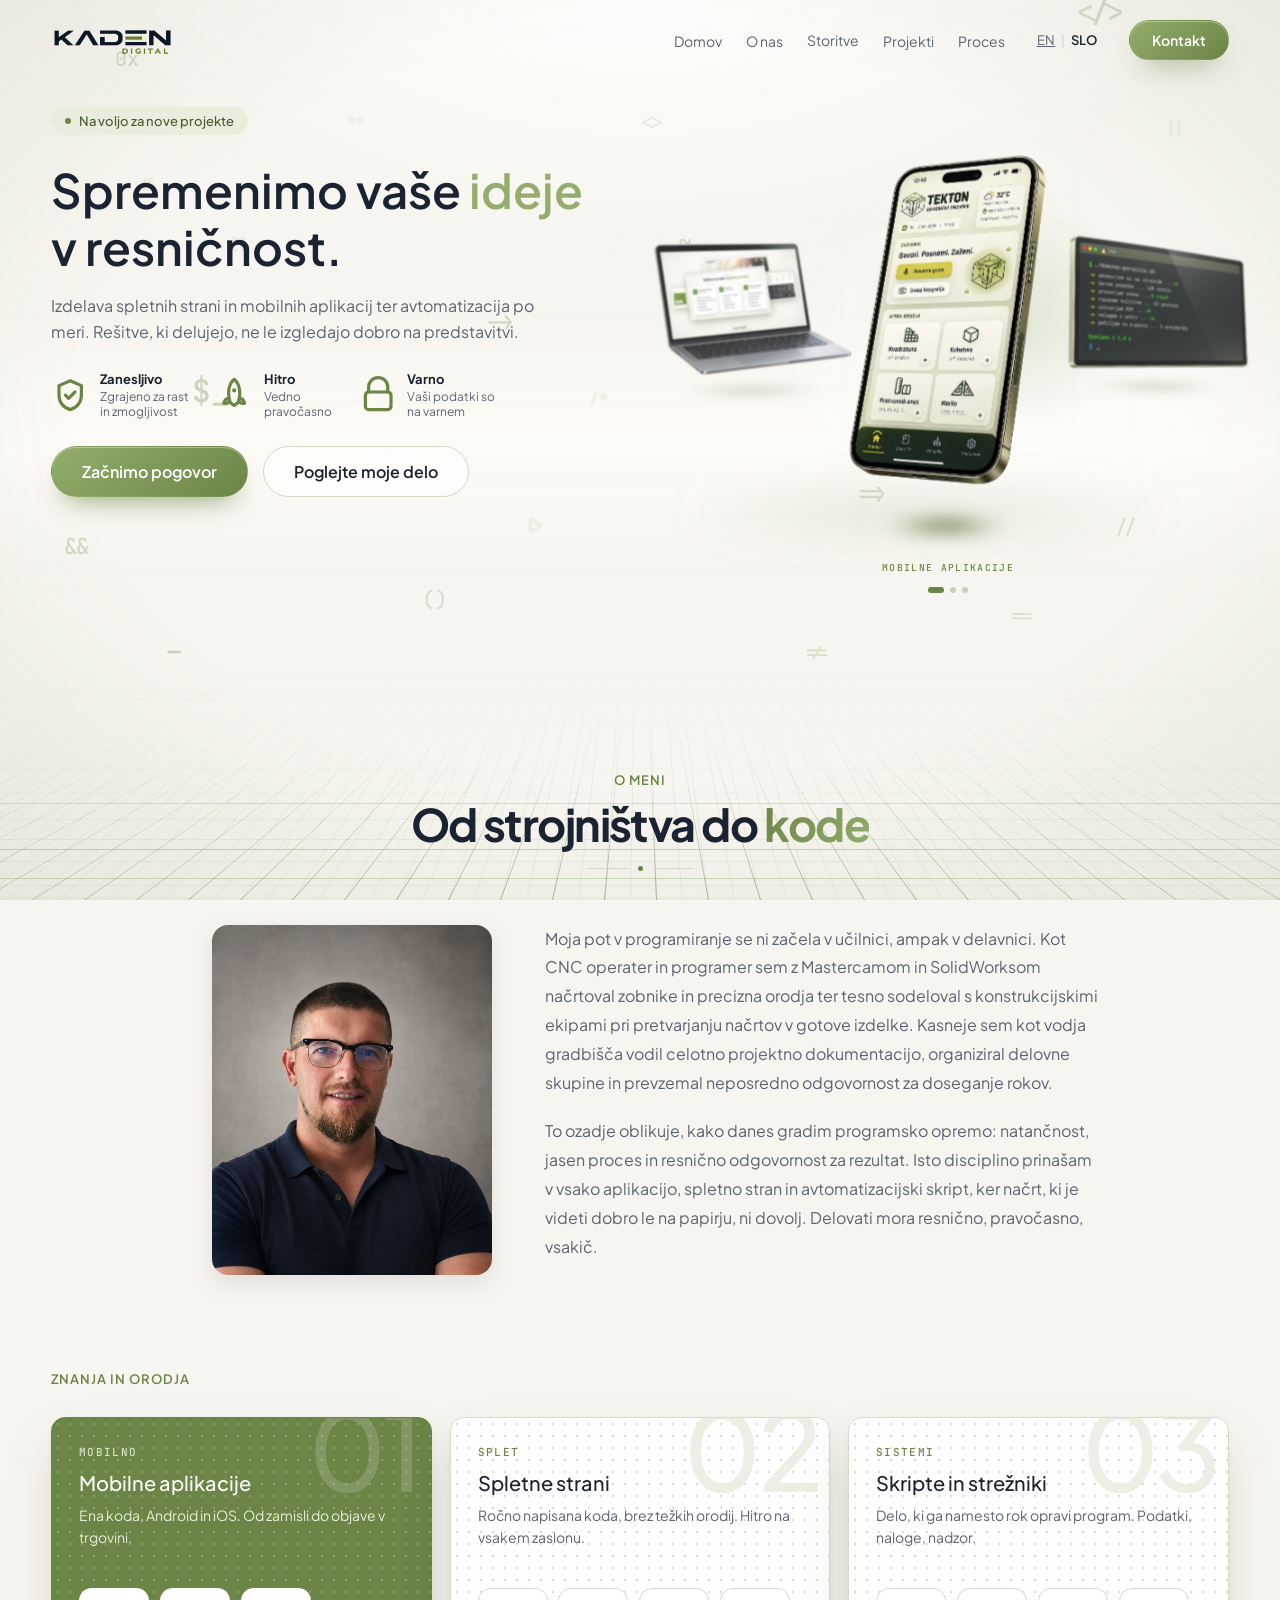
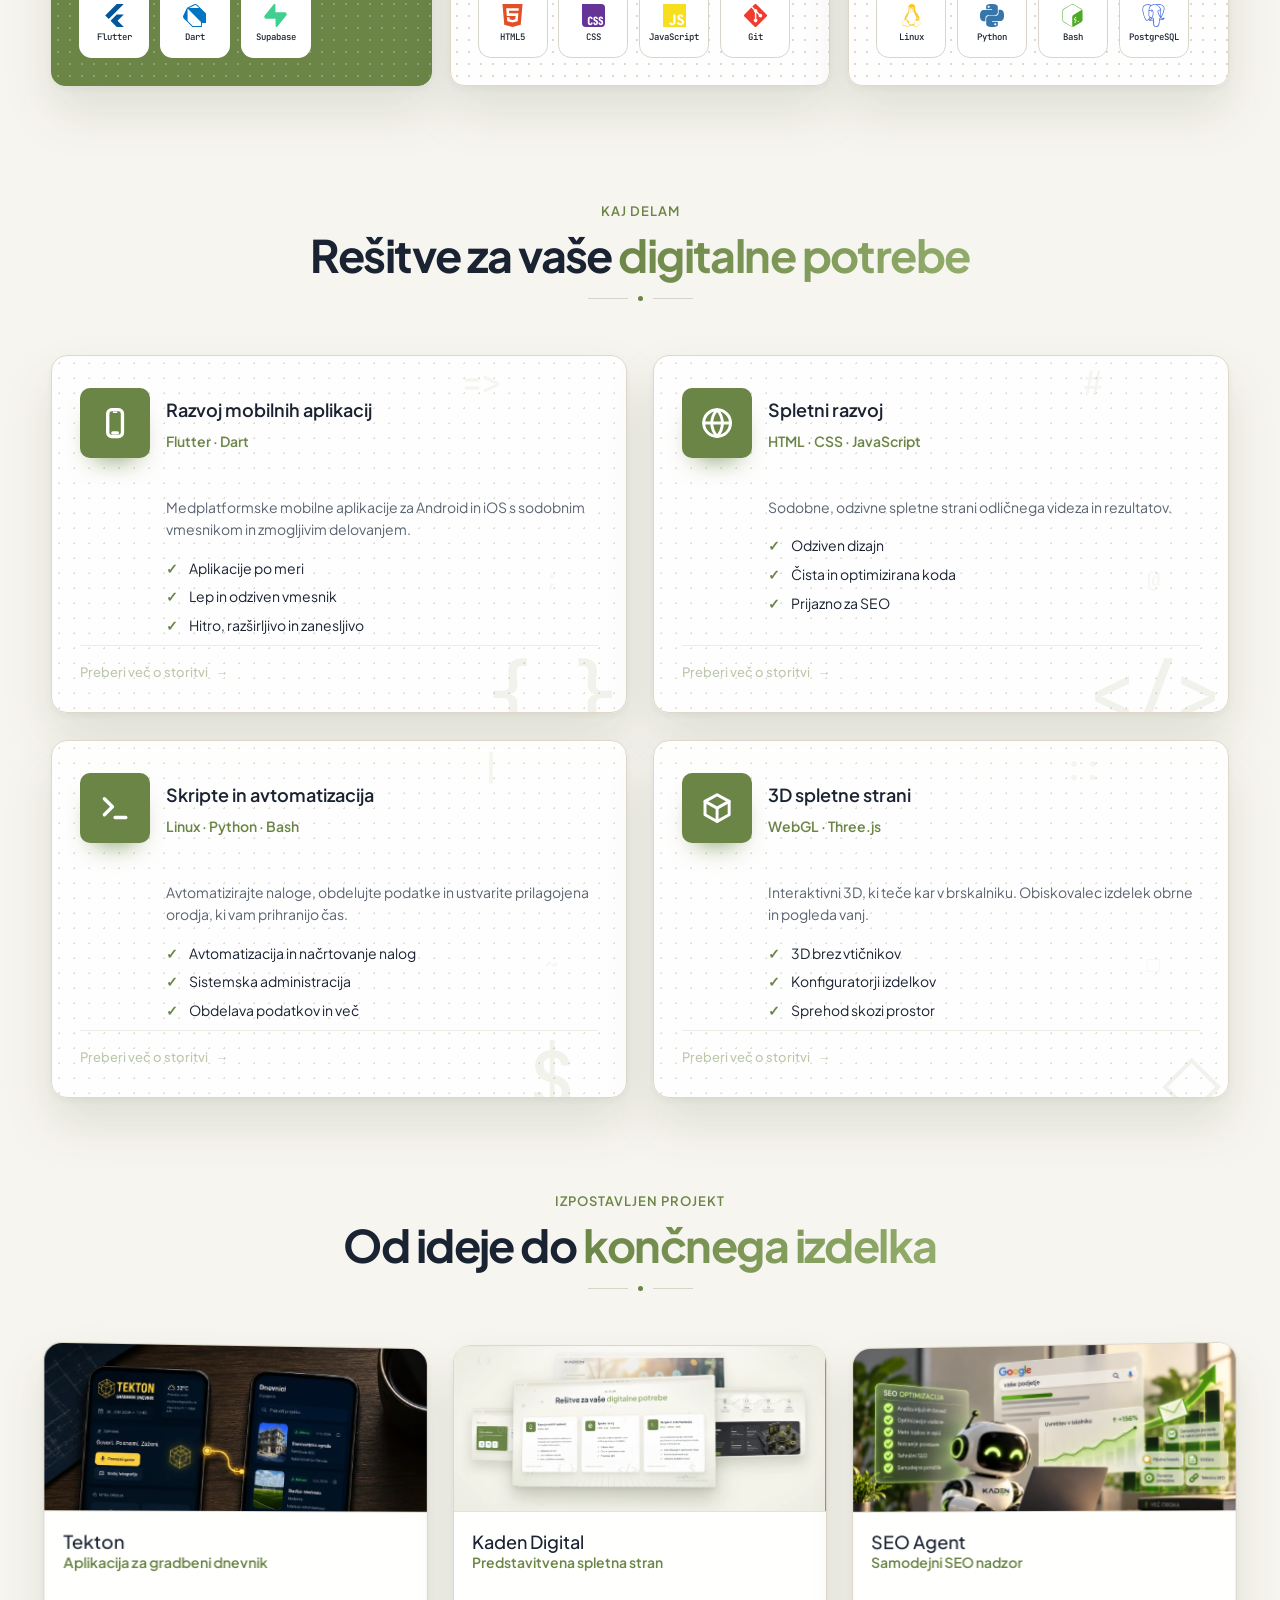
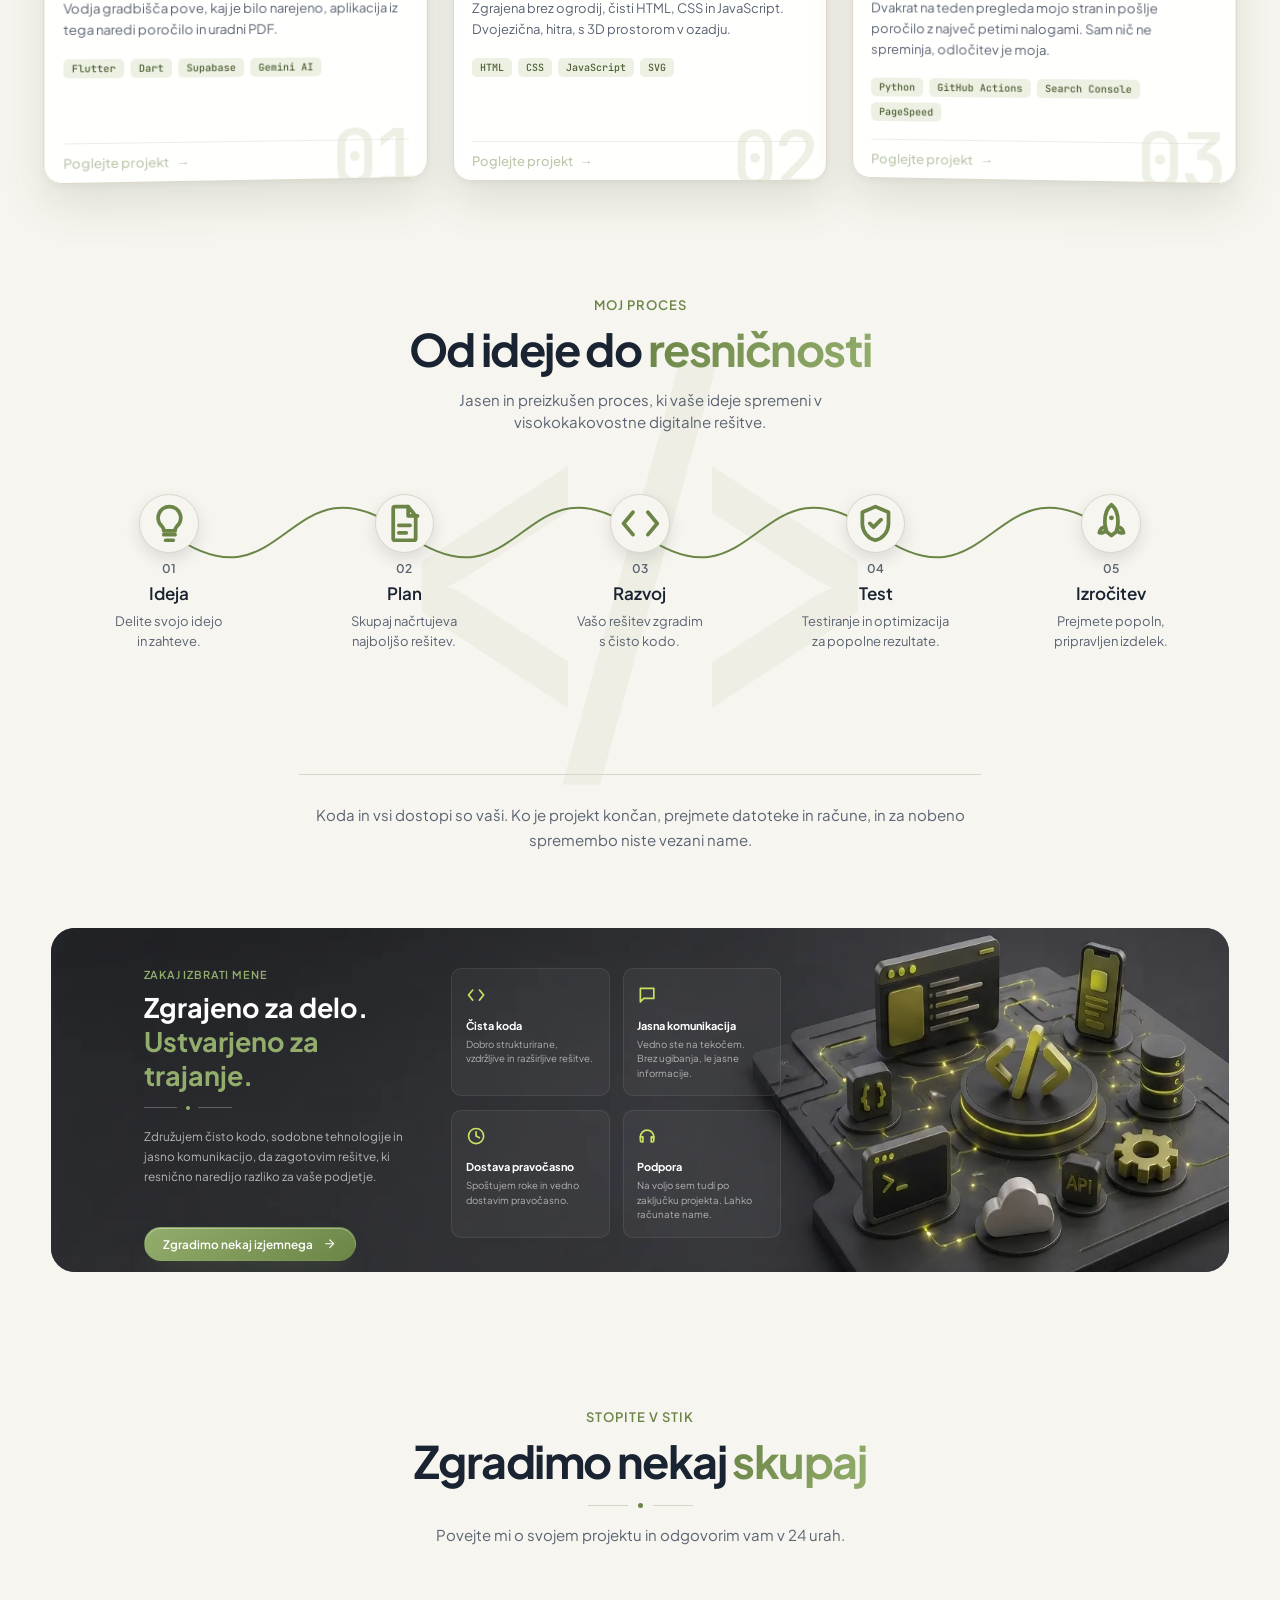
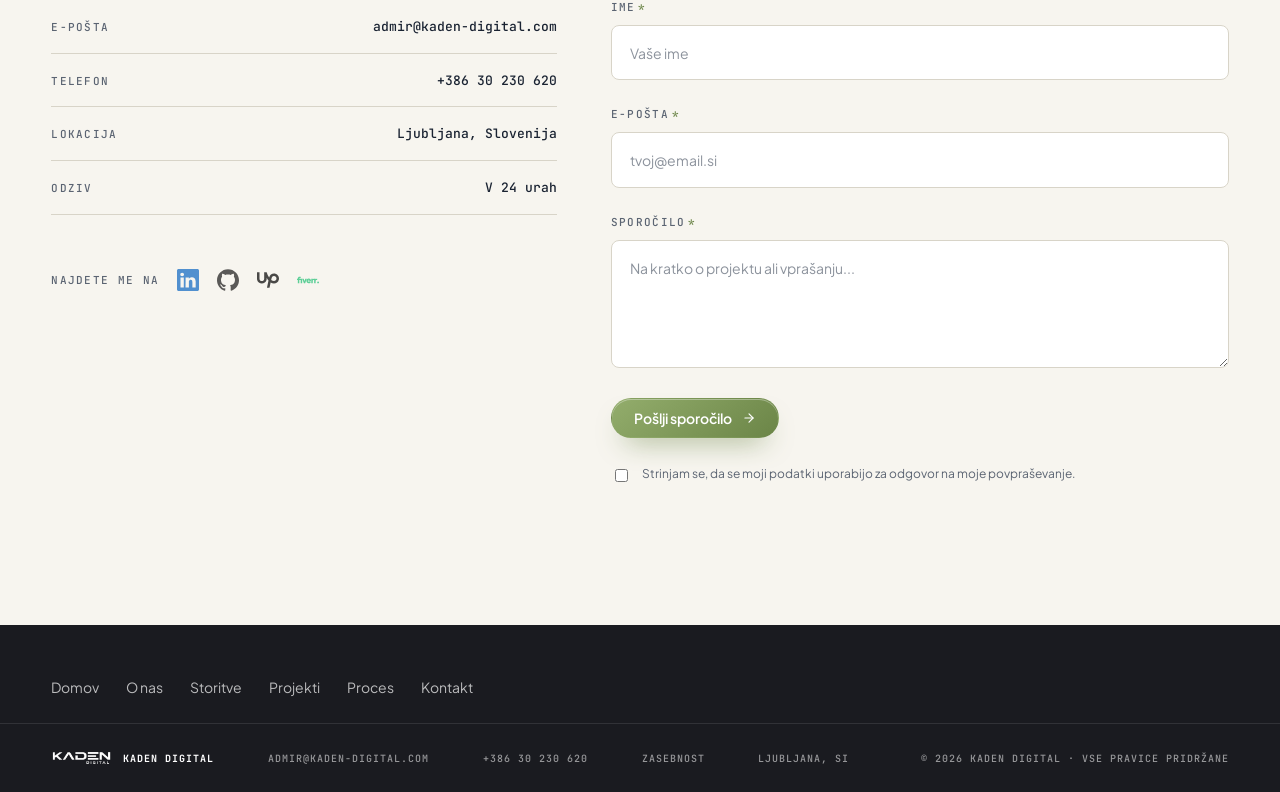
<file: index.html>
<!DOCTYPE html>
<html lang="sl">
<head>
  <meta charset="UTF-8">
  <meta name="viewport" content="width=device-width, initial-scale=1.0">

  <!-- Naslov v Googlovih rezultatih — najpomembnejsa vrstica na strani. -->
  <title>Izdelava spletnih strani in mobilnih aplikacij | Kaden</title>

  <!-- Besedilo pod naslovom v Googlu. -->
  <meta name="description" content="Izdelava spletnih strani, razvoj mobilnih aplikacij in avtomatizacija po meri. Jasen proces, dostava v roku. Ljubljana, Slovenija.">
  <meta name="author" content="Admir Pajić">

  <!-- Predogled ob deljenju na LinkedInu, Facebooku, WhatsAppu. -->
  <meta property="og:type" content="website">
  <meta property="og:locale" content="sl_SI">
  <meta property="og:locale:alternate" content="en_US">
  <meta property="og:title" content="Izdelava spletnih strani in mobilnih aplikacij | Kaden Digital">
  <meta property="og:description" content="Izdelava spletnih strani, razvoj mobilnih aplikacij za Android in iOS ter avtomatizacija po meri. Ljubljana, Slovenija.">
  <meta property="og:url" content="https://www.kaden-digital.com/">
  <meta property="og:image" content="https://www.kaden-digital.com/assets/images/og-kaden.png">
  <meta property="og:image:width" content="1200">
  <meta property="og:image:height" content="630">
  <meta name="twitter:card" content="summary_large_image">

  <!-- Pravi naslov strani — Googlu pove, katera razlicica je glavna. -->
  <link rel="canonical" href="https://www.kaden-digital.com/">
  <!-- Ista stran v drugem jeziku. -->
  <link rel="alternate" hreflang="sl" href="https://www.kaden-digital.com/">
  <link rel="alternate" hreflang="en" href="https://www.kaden-digital.com/en/">
  <link rel="alternate" hreflang="x-default" href="https://www.kaden-digital.com/">


  <link rel="icon" href="assets/images/favicon-16.png" sizes="16x16" type="image/png">
  <link rel="icon" href="assets/images/favicon-32.png" sizes="32x32" type="image/png">
  <link rel="apple-touch-icon" href="assets/images/apple-touch-icon.png">

  <!-- Podatki o podjetju v obliki, ki jo Google razume neposredno. -->
  <script type="application/ld+json">
  {
    "@context": "https://schema.org",
    "@type": "ProfessionalService",
    "name": "Kaden Digital",
    "description": "Izdelava spletnih strani, razvoj mobilnih aplikacij in avtomatizacija po meri.",
    "url": "https://www.kaden-digital.com/",
    "email": "admir@kaden-digital.com",
    "telephone": "+38630230620",
    "address": {
      "@type": "PostalAddress",
      "addressLocality": "Ljubljana",
      "addressCountry": "SI"
    },
    "areaServed": [
      { "@type": "Country", "name": "Slovenia" },
      { "@type": "Place", "name": "Europe" }
    ],
    "availableLanguage": ["sl", "en", "hr", "de"],
    "founder": { "@type": "Person", "name": "Admir Pajić" },
    "knowsAbout": ["Izdelava spletnih strani", "Razvoj mobilnih aplikacij", "Avtomatizacija", "Flutter", "HTML", "CSS", "JavaScript", "Python"],
    "priceRange": "400 EUR - 9000 EUR",
    "sameAs": [
      "https://github.com/admir1987-cyber",
      "https://www.linkedin.com/in/admir-paji%C4%87-416008170/",
      "https://www.upwork.com/freelancers/~01494c3b3418e3bd45",
      "https://www.fiverr.com/s/1EA7vkr"
    ]
  }
  </script>

  <!-- Pisave so na nasem streznik, zato Googlu ne posiljamo nicesar. -->
  <link rel="preload" href="assets/fonts/plus-jakarta-sans-400-latin.woff2" as="font" type="font/woff2" crossorigin>
  <link rel="preload" href="assets/fonts/plus-jakarta-sans-500-latin.woff2" as="font" type="font/woff2" crossorigin>

  <!-- Prva slika v Hero sekciji - brskalnik jo zacne nalagati takoj. -->
  <link rel="preload" href="assets/images/hero-1-app.webp" as="image" fetchpriority="high" media="(min-width: 901px)">

  <link rel="stylesheet" href="style.css">
</head>
<body>

  <!-- Prva postaja za tipkovnico: preskoci meni naravnost do vsebine. -->
  <a class="preskoci" href="#hero">Preskoči na vsebino</a>

  <!-- PROSTOR V OZADJU — pribit na zaslon, vsebina drsi cez njega. -->
  <div class="space" aria-hidden="true">
    <div class="space-grid space-grid-far"></div>
    <div class="space-grid space-grid-near"></div>
    <div class="space-haze"></div>
    <div class="space-stars" id="spaceStars"></div>
    <div class="space-light"></div>
    <div class="space-vignette"></div>
  </div>

  <main id="glavno">

  <!-- GLAVA / NAVIGACIJA — logotip -->
  <div class="hero-wrapper">
  <header>
    <nav class="navbar container">
      <a href="#hero" class="logo">
        <img src="assets/images/logo-nav.webp" alt="Kaden Digital" width="420" height="96">
      </a>

      <div class="nav-right">
  <ul class="nav-links">
    <li><a href="#hero">Domov</a></li>
    <li><a href="#about">O nas</a></li>
    <li class="nav-services">
  <a href="#services" class="nav-dropdown-toggle">Storitve</a>
  <div class="nav-dropdown">
    <a href="razvojmobilnihaplikacij.html" class="nav-dropdown-item">Razvoj aplikacij</a>
    <a href="izdelavaspletnihstrani.html" class="nav-dropdown-item">Spletni razvoj</a>
    <a href="3dspletnestrani.html" class="nav-dropdown-item">3D spletne strani</a>
    <a href="skripteinavtomatizacija.html" class="nav-dropdown-item">Skripte in avtomatizacija</a>
  </div>
</li>
    <li><a href="#projects">Projekti</a></li>
    <li><a href="#process">Proces</a></li>
  </ul>

  <div class="lang-switch">
          <a class="lang-btn" href="en/" hreflang="en" lang="en">EN</a>
          <span class="lang-divider">|</span>
          <span class="lang-btn active">SLO</span>
        </div>

  <a href="#contact" class="btn btn-primary nav-cta">Kontakt</a>
</div>

      <!-- Hamburger gumb, vidljiv samo na mobitelu -->
      <button class="hamburger" type="button" aria-label="Meni" aria-expanded="false" aria-controls="mobilniMeni">
        <span></span>
        <span></span>
        <span></span>
      </button>

    </nav>

    <!-- Mobilni meni panel, otvara ga hamburger gumb -->
    <div class="mobile-menu" id="mobilniMeni">
      <ul class="mobile-nav-links">
        <li><a href="#hero">Domov</a></li>
        <li><a href="#about">O nas</a></li>
        <li><a href="#services">Storitve</a></li>
        <li><a href="#projects">Projekti</a></li>
        <li><a href="#process">Proces</a></li>
      </ul>
      <div class="lang-switch">
          <a class="lang-btn" href="en/" hreflang="en" lang="en">EN</a>
          <span class="lang-divider">|</span>
          <span class="lang-btn active">SLO</span>
        </div>
      <a href="#contact" class="btn btn-primary">Kontakt</a>
    </div>

  </header>

<!-- HERO SEKCIJA -->
<section class="hero" id="hero" tabindex="-1">

    <div class="hero-content container">

      <div class="hero-text">
    <div class="badge">
      <span class="badge-dot"></span>
      <span>Na voljo za nove projekte</span>
    </div>

    <h1 class="hero-title">
  <span>Spremenimo vaše</span>
  <span class="accent">ideje</span>
  <br>
  <span>v resničnost.</span>
</h1>

<p class="hero-subtitle">Izdelava spletnih strani in mobilnih aplikacij ter avtomatizacija po meri. Rešitve, ki delujejo, ne le izgledajo dobro na predstavitvi.</p>

<!-- Značke zaupanja: Reliable, Fast, Secure -->
<div class="trust-badges">
  <div class="trust-badge">
    <svg width="40" height="40" viewBox="0 0 24 24" fill="none" stroke="#6B8547" stroke-width="2" stroke-linecap="round" stroke-linejoin="round">
      <path d="M12 3l7 3v6c0 4.5-3 8-7 9-4-1-7-4.5-7-9V6z"/><polyline points="9 12 11 14 15 10"/>
    </svg>
    <div>
      <h2>Zanesljivo</h2>
      <p>Zgrajeno za rast<br>in zmogljivost</p>
    </div>
  </div>
  <div class="trust-badge">
    <svg width="50" height="50" viewBox="0 0 24 24" fill="none" stroke="#6B8547" stroke-width="2" stroke-linecap="round" stroke-linejoin="round">
      <path d="M12 2c2.5 2 3.5 5.5 3.5 9 0 2-.5 4-1 5.5l-2.5 2-2.5-2c-.5-1.5-1-3.5-1-5.5 0-3.5 1-7 3.5-9z"/>
      <circle cx="12" cy="9" r="1.3" fill="#6B8547" stroke="none"/>
      <path d="M8.5 14c-1.5 0-2.5 1-3 3 1.5.3 3-.3 3.5-1.5"/>
      <path d="M15.5 14c1.5 0 2.5 1 3 3-1.5.3-3-.3-3.5-1.5"/>
    </svg>
    <div>
      <h2>Hitro</h2>
      <p>Vedno<br>pravočasno</p>
    </div>
  </div>
  <div class="trust-badge">
    <svg width="40" height="40" viewBox="0 0 24 24" fill="none" stroke="#6B8547" stroke-width="2" stroke-linecap="round" stroke-linejoin="round">
      <path d="M6 10V7a6 6 0 0 1 12 0v3"/>
      <rect x="4" y="10" width="16" height="11" rx="2"/>
    </svg>
    <div>
      <h2>Varno</h2>
      <p>Vaši podatki so<br>na varnem</p>
    </div>
  </div>
</div>

<div class="hero-buttons">
  <a href="#contact" class="btn btn-primary">Začnimo pogovor</a>
  <a href="#projects" class="btn btn-secondary">Poglejte moje delo</a>
</div>

      </div>

      <!-- SKLAD NAPRAV — tri storitve, ki jih kolesce premetava. -->
      <div class="hero-stack" id="heroStack">
        <span class="hero-luc" aria-hidden="true"></span>
        <span class="hero-linije" aria-hidden="true"></span>
        <span class="hero-tla" aria-hidden="true"></span>

        <div class="hero-dev dev-tel">
          <img src="assets/images/hero-1-app.webp" alt="Mobilna aplikacija Tekton na telefonu"
               width="1024" height="1536" fetchpriority="high" loading="lazy">
          <span class="dev-senca"></span>
        </div>

        <div class="hero-dev dev-lap">
          <img src="assets/images/hero-2-web.webp" alt="Spletna stran Kaden Digital na prenosniku"
               width="1536" height="1024" decoding="async" loading="lazy">
          <span class="dev-senca"></span>
        </div>

        <div class="hero-dev dev-term">
          <img src="assets/images/hero-3-term.webp" alt="Skripta za dnevno poročilo v Linux terminalu"
               width="1536" height="1024" decoding="async" loading="lazy">
          <span class="dev-senca"></span>
        </div>

        <span class="hero-oznaka" id="heroOznaka">MOBILNE APLIKACIJE</span>

        <div class="hero-pike">
          <button type="button" class="on" aria-label="Mobilne aplikacije"></button>
          <button type="button" aria-label="Spletne strani"></button>
          <button type="button" aria-label="Skripte in avtomatizacija"></button>
        </div>
      </div>

    </div>
</section>
</div>

  <!-- SEKCIJA ABOUT -->
  <section class="about" id="about">
    <div class="about-content container">

      <p class="section-eyebrow">O meni</p>
      <h2 class="section-title">Od strojništva do <span class='accent'>kode</span></h2>
      <div class="title-divider">
        <span class="divider-line"></span>
        <span class="divider-dot"></span>
        <span class="divider-line"></span>
      </div>

      <div class="about-grid">
  <div class="about-photo">
    <img src="assets/images/photo-about.webp" alt="Admir Pajić" width="1086" height="1448" loading="lazy" decoding="async">
  </div>
  <div class="about-story">
  <p>Moja pot v programiranje se ni začela v učilnici, ampak v delavnici. Kot CNC operater in programer sem z Mastercamom in SolidWorksom načrtoval zobnike in precizna orodja ter tesno sodeloval s konstrukcijskimi ekipami pri pretvarjanju načrtov v gotove izdelke. Kasneje sem kot vodja gradbišča vodil celotno projektno dokumentacijo, organiziral delovne skupine in prevzemal neposredno odgovornost za doseganje rokov.</p>
  <p>To ozadje oblikuje, kako danes gradim programsko opremo: natančnost, jasen proces in resnično odgovornost za rezultat. Isto disciplino prinašam v vsako aplikacijo, spletno stran in avtomatizacijski skript, ker načrt, ki je videti dobro le na papirju, ni dovolj. Delovati mora resnično, pravočasno, vsakič.</p>
</div>
</div>

<!-- SKILLS & TOOLS -->
      <div class="skills">
        <p class="section-eyebrow">Znanja in orodja</p>

        <!-- Prva plosca je zelena, da najprej pritegne pogled. -->
        <div class="skill-panel skill-panel-accent">
          <span class="skill-panel-num" aria-hidden="true">01</span>
          <div class="skill-panel-text">
            <p class="skill-panel-eyebrow">Mobilno</p>
            <h3 class="skill-panel-title">Mobilne aplikacije</h3>
            <p class="skill-panel-desc">Ena koda, Android in iOS. Od zamisli do objave v trgovini.</p>
          </div>
          <div class="skill-logos">
            <div class="skill-logo">
              <img src="assets/icons/flutter.svg" loading="lazy" decoding="async" alt="Flutter">
              <span>Flutter</span>
            </div>
            <div class="skill-logo">
              <img src="assets/icons/dart.svg" loading="lazy" decoding="async" alt="Dart">
              <span>Dart</span>
            </div>
            <div class="skill-logo">
              <img src="assets/icons/supabase.svg" loading="lazy" decoding="async" alt="Supabase">
              <span>Supabase</span>
            </div>
          </div>
        </div>

        <div class="skill-panel">
          <span class="skill-panel-num" aria-hidden="true">02</span>
          <div class="skill-panel-text">
            <p class="skill-panel-eyebrow">Splet</p>
            <h3 class="skill-panel-title">Spletne strani</h3>
            <p class="skill-panel-desc">Ročno napisana koda, brez težkih orodij. Hitro na vsakem zaslonu.</p>
          </div>
          <div class="skill-logos">
            <div class="skill-logo">
              <img src="assets/icons/html5.svg" loading="lazy" decoding="async" alt="HTML5">
              <span>HTML5</span>
            </div>
            <div class="skill-logo">
              <img src="assets/icons/css.svg" loading="lazy" decoding="async" alt="CSS">
              <span>CSS</span>
            </div>
            <div class="skill-logo">
              <img src="assets/icons/javascript.svg" loading="lazy" decoding="async" alt="JavaScript">
              <span>JavaScript</span>
            </div>
            <div class="skill-logo">
              <img src="assets/icons/git.svg" loading="lazy" decoding="async" alt="Git">
              <span>Git</span>
            </div>
          </div>
        </div>

        <div class="skill-panel">
          <span class="skill-panel-num" aria-hidden="true">03</span>
          <div class="skill-panel-text">
            <p class="skill-panel-eyebrow">Sistemi</p>
            <h3 class="skill-panel-title">Skripte in strežniki</h3>
            <p class="skill-panel-desc">Delo, ki ga namesto rok opravi program. Podatki, naloge, nadzor.</p>
          </div>
          <div class="skill-logos">
            <div class="skill-logo">
              <img src="assets/icons/linux.svg" loading="lazy" decoding="async" alt="Linux">
              <span>Linux</span>
            </div>
            <div class="skill-logo">
              <img src="assets/icons/python.svg" loading="lazy" decoding="async" alt="Python">
              <span>Python</span>
            </div>
            <div class="skill-logo">
              <img src="assets/icons/gnubash.svg" loading="lazy" decoding="async" alt="Bash">
              <span>Bash</span>
            </div>
            <div class="skill-logo">
              <img src="assets/icons/postgresql.svg" loading="lazy" decoding="async" alt="PostgreSQL">
              <span>PostgreSQL</span>
            </div>
          </div>
        </div>
      </div>

    </div>
  </section>

  <!-- SEKCIJA USLUGE -->
  <section class="services" id="services">
    <div class="services-content container">

      <p class="section-eyebrow">Kaj delam</p>
      <h2 class="section-title">Rešitve za vaše <span class='accent'>digitalne potrebe</span></h2>
      <div class="title-divider">
        <span class="divider-line"></span>
        <span class="divider-dot"></span>
        <span class="divider-line"></span>
      </div>

      <div class="services-grid">

  <!-- Mobilni razvoj -->
  <a href="razvojmobilnihaplikacij.html" class="service-card">
    <span class="service-bar"></span>
    <span class="service-mark mark-1">{ }</span>
    <span class="service-mark mark-2">=&gt;</span>
    <span class="service-mark mark-3">;</span>
  <div class="service-card-header">
      <div class="service-icon">
        <svg width="26" height="26" viewBox="0 0 24 24" fill="none" stroke-linecap="round" stroke-linejoin="round">
          <rect x="6.5" y="2" width="11" height="20" rx="3" style="stroke:#ffffff; stroke-width:2.5; fill:none;"/>
          <rect x="10.3" y="3.4" width="3.4" height="1.1" rx="0.55" style="fill:#ffffff; stroke:none;"/>
          <line x1="10.3" y1="19.3" x2="13.7" y2="19.3" style="stroke:#ffffff; stroke-width:2.5;"/>
        </svg>
      </div>
      <div class="service-heading">
        <h3>Razvoj mobilnih aplikacij</h3>
        <p class="service-stack">Flutter · Dart</p>
      </div>
    </div>
    <p class="service-desc">Medplatformske mobilne aplikacije za Android in iOS s sodobnim vmesnikom in zmogljivim delovanjem.</p>
    <ul class="service-checklist">
      <li>Aplikacije po meri</li>
      <li>Lep in odziven vmesnik</li>
      <li>Hitro, razširljivo in zanesljivo</li>
    </ul>
    <div class="service-more">
      <span>Preberi več o storitvi</span>
      <span class="service-arrow" aria-hidden="true">→</span>
    </div>
</a>
 <!--Web Dewelopment-->
  <a href="izdelavaspletnihstrani.html" class="service-card">
    <span class="service-bar"></span>
    <span class="service-mark mark-1">&lt;/&gt;</span>
    <span class="service-mark mark-2">#</span>
    <span class="service-mark mark-3">@</span>
  <div class="service-card-header">
    <div class="service-icon">
      <svg width="26" height="26" viewBox="0 0 24 24" fill="none" stroke-linecap="round" stroke-linejoin="round">
        <circle cx="12" cy="12" r="10" style="stroke:#ffffff; stroke-width:2.2; fill:none;"/>
        <line x1="2" y1="12" x2="22" y2="12" style="stroke:#ffffff; stroke-width:2.2;"/>
        <path d="M12 2a15.3 15.3 0 0 1 4 10 15.3 15.3 0 0 1-4 10 15.3 15.3 0 0 1-4-10 15.3 15.3 0 0 1 4-10z" style="stroke:#ffffff; stroke-width:2.2; fill:none;"/>
      </svg>
    </div>
    <div class="service-heading">
      <h3>Spletni razvoj</h3>
      <p class="service-stack">HTML · CSS · JavaScript</p>
    </div>
  </div>
  <p class="service-desc">Sodobne, odzivne spletne strani odličnega videza in rezultatov.</p>
  <ul class="service-checklist">
    <li>Odziven dizajn</li>
    <li>Čista in optimizirana koda</li>
    <li>Prijazno za SEO</li>
  </ul>
  <div class="service-more">
    <span>Preberi več o storitvi</span>
    <span class="service-arrow" aria-hidden="true">→</span>
  </div>
</a>

<!--Scripts & automation-->
  <a href="skripteinavtomatizacija.html" class="service-card">
    <span class="service-bar"></span>
    <span class="service-mark mark-1">$_</span>
    <span class="service-mark mark-2">|</span>
    <span class="service-mark mark-3">~</span>
  <div class="service-card-header">
    <div class="service-icon">
      <svg width="26" height="26" viewBox="0 0 24 24" fill="none" stroke-linecap="round" stroke-linejoin="round">
        <polyline points="4 17 10 11 4 5" style="stroke:#ffffff; stroke-width:2.5; fill:none;"/>
        <line x1="12" y1="19" x2="20" y2="19" style="stroke:#ffffff; stroke-width:2.5;"/>
      </svg>
    </div>
    <div class="service-heading">
      <h3>Skripte in avtomatizacija</h3>
      <p class="service-stack">Linux · Python · Bash</p>
    </div>
  </div>
  <p class="service-desc">Avtomatizirajte naloge, obdelujte podatke in ustvarite prilagojena orodja, ki vam prihranijo čas.</p>
  <ul class="service-checklist">
    <li>Avtomatizacija in načrtovanje nalog</li>
    <li>Sistemska administracija</li>
    <li>Obdelava podatkov in več</li>
  </ul>
  <div class="service-more">
    <span>Preberi več o storitvi</span>
    <span class="service-arrow" aria-hidden="true">→</span>
  </div>
</a>

  <!-- 3D spletne strani -->
  <a href="3dspletnestrani.html" class="service-card">
    <span class="service-bar"></span>
    <span class="service-mark mark-1">◇</span>
    <span class="service-mark mark-2">::</span>
    <span class="service-mark mark-3">□</span>
  <div class="service-card-header">
    <div class="service-icon">
      <svg width="26" height="26" viewBox="0 0 24 24" fill="none" stroke-linecap="round" stroke-linejoin="round">
        <path d="M12 2 3 7v10l9 5 9-5V7z" style="stroke:#ffffff; stroke-width:2.2; fill:none;"/>
        <path d="m3 7 9 5 9-5M12 12v10" style="stroke:#ffffff; stroke-width:2.2; fill:none;"/>
      </svg>
    </div>
    <div class="service-heading">
      <h3>3D spletne strani</h3>
      <p class="service-stack">WebGL · Three.js</p>
    </div>
  </div>
  <p class="service-desc">Interaktivni 3D, ki teče kar v brskalniku. Obiskovalec izdelek obrne in pogleda vanj.</p>
  <ul class="service-checklist">
    <li>3D brez vtičnikov</li>
    <li>Konfiguratorji izdelkov</li>
    <li>Sprehod skozi prostor</li>
  </ul>
  <div class="service-more">
    <span>Preberi več o storitvi</span>
    <span class="service-arrow" aria-hidden="true">→</span>
  </div>
</a>

</div>

    </div>
  </section>

  <!-- SEKCIJA PROJEKTI -->
  <section class="projects" id="projects">
    <div class="projects-content container">

      <p class="section-eyebrow">Izpostavljen projekt</p>
      <h2 class="section-title">Od ideje do <span class='accent'>končnega izdelka</span></h2>
      <div class="title-divider">
        <span class="divider-line"></span>
        <span class="divider-dot"></span>
        <span class="divider-line"></span>
      </div>

      <div class="project-grid">

        <div class="project-card" data-project="tekton">
          <span class="project-bar"></span>
          <span class="project-num" aria-hidden="true">01</span>
          <div class="project-shot">
            <img src="assets/images/project-tekton.webp" alt="Tekton, zasloni aplikacije" width="1086" height="1448" loading="lazy" decoding="async">
          </div>
          <div class="project-body">
            <h3 class="project-name">Tekton</h3>
            <p class="project-tag">Aplikacija za gradbeni dnevnik</p>
            <p class="project-short">Vodja gradbišča pove, kaj je bilo narejeno, aplikacija iz tega naredi poročilo in uradni PDF.</p>
            <div class="project-chips"><b>Flutter</b><b>Dart</b><b>Supabase</b><b>Gemini AI</b></div>
            <div class="project-more">
              <span>Poglejte projekt</span>
              <span class="project-arrow" aria-hidden="true">→</span>
            </div>
          </div>
        </div>

        <div class="project-card" data-project="kaden">
          <span class="project-bar"></span>
          <span class="project-num" aria-hidden="true">02</span>
          <div class="project-shot">
            <img src="assets/images/project-kaden.webp" alt="Kaden Digital, spletna stran" width="1506" height="775" loading="lazy" decoding="async">
          </div>
          <div class="project-body">
            <h3 class="project-name">Kaden Digital</h3>
            <p class="project-tag">Predstavitvena spletna stran</p>
            <p class="project-short">Zgrajena brez ogrodij, čisti HTML, CSS in JavaScript. Dvojezična, hitra, s 3D prostorom v ozadju.</p>
            <div class="project-chips"><b>HTML</b><b>CSS</b><b>JavaScript</b><b>SVG</b></div>
            <div class="project-more">
              <span>Poglejte projekt</span>
              <span class="project-arrow" aria-hidden="true">→</span>
            </div>
          </div>
        </div>

        <div class="project-card" data-project="seoagent">
          <span class="project-bar"></span>
          <span class="project-num" aria-hidden="true">03</span>
          <div class="project-shot">
            <img src="assets/images/project-seo-agent.webp" alt="SEO Agent: robot ob prenosniku, ob njem graf uvrstitev in seznam SEO nalog" width="1500" height="844" loading="lazy" decoding="async">
          </div>
          <div class="project-body">
            <h3 class="project-name">SEO Agent</h3>
            <p class="project-tag">Samodejni SEO nadzor</p>
            <p class="project-short">Dvakrat na teden pregleda mojo stran in pošlje poročilo z največ petimi nalogami. Sam nič ne spreminja, odločitev je moja.</p>
            <div class="project-chips"><b>Python</b><b>GitHub Actions</b><b>Search Console</b><b>PageSpeed</b></div>
            <div class="project-more">
              <span>Poglejte projekt</span>
              <span class="project-arrow" aria-hidden="true">→</span>
            </div>
          </div>
        </div>

      </div>
    </div>
  </section>

  <!-- SEKCIJA PROCES -->
  <section class="process" id="process">
    <div class="process-content container">

      <div class="process-watermark"><span class="wm-bracket">&lt;</span><span class="wm-slash">/</span><span class="wm-bracket">&gt;</span></div>
      <p class="section-eyebrow">Moj proces</p>
      <h2 class="section-title">Od ideje do <span class='accent'>resničnosti</span></h2>
      <p class="section-subtitle">Jasen in preizkušen proces, ki vaše ideje spremeni v visokokakovostne digitalne rešitve.</p>

      <div class="process-steps">
        <svg class="process-wave" viewBox="0 0 1000 107" preserveAspectRatio="none" xmlns="http://www.w3.org/2000/svg">
          <defs>
            
            <filter id="orbGlow" x="-200%" y="-200%" width="500%" height="500%">
              <feGaussianBlur stdDeviation="5"/>
            </filter>
          </defs>
          <path id="wavePath" d="M100,53.5 C200,150.5 200,-43.5 300,53.5 C400,150.5 400,-43.5 500,53.5 C600,150.5 600,-43.5 700,53.5 C800,150.5 800,-43.5 900,53.5" fill="none" stroke="#6B8547" stroke-width="2" vector-effect="non-scaling-stroke" stroke-linecap="round"/>

          <!-- Energija: samo pika in iskre, ki odletijo od nje. -->
          <g id="waveSparks"></g>
          <g id="waveOrbGlow" filter="url(#orbGlow)" opacity="0"><circle r="13" fill="#FFF3C4" opacity="0.95"/></g>
          <g id="waveOrb" opacity="0"><circle r="8.5" fill="#FFF3C4" opacity="0.85"/><circle r="4.2" fill="#ffffff"/></g>
        </svg>

        <div class="process-step">
  <div class="step-number">
    <svg width="52" height="52" viewBox="0 0 24 24" fill="none" stroke="#6B8547" stroke-width="2" stroke-linecap="round" stroke-linejoin="round">
      <path d="M9 18h6"/><path d="M10 21h4"/>
      <path d="M12 3a6 6 0 0 0-4 10.5c.6.6 1 1.5 1 2.5h6c0-1 .4-1.9 1-2.5A6 6 0 0 0 12 3z"/>
    </svg>
  </div>
  <span class="step-num">01</span>
  <h3>Ideja</h3>
  <div class="step-text">
    <p class="step-short">Delite svojo idejo<br>in zahteve.</p>
    <p class="step-long">Poslušam in sprašujem, dokler ne razumem, kaj potrebujete.</p>
  </div>
</div>

<div class="process-step">
  <div class="step-number">
    <svg width="52" height="52" viewBox="0 0 24 24" fill="none" stroke="#6B8547" stroke-width="2" stroke-linecap="round" stroke-linejoin="round">
      <path d="M14 3H7a1 1 0 0 0-1 1v16a1 1 0 0 0 1 1h10a1 1 0 0 0 1-1V8z"/>
      <path d="M14 3v5h5"/><line x1="9" y1="13" x2="15" y2="13"/><line x1="9" y1="17" x2="13" y2="17"/>
    </svg>
  </div>
  <span class="step-num">02</span>
  <h3>Plan</h3>
  <div class="step-text">
    <p class="step-short">Skupaj načrtujeva<br>najboljšo rešitev.</p>
    <p class="step-long">Skupaj določiva obseg, videz in vrstni red dela.</p>
  </div>
</div>

<div class="process-step">
  <div class="step-number">
    <svg width="52" height="52" viewBox="0 0 24 24" fill="none" stroke="#6B8547" stroke-width="2" stroke-linecap="round" stroke-linejoin="round">
      <polyline points="8 6 3 12 8 18"/><polyline points="16 6 21 12 16 18"/>
    </svg>
  </div>
  <span class="step-num">03</span>
  <h3>Razvoj</h3>
  <div class="step-text">
    <p class="step-short">Vašo rešitev zgradim<br>s čisto kodo.</p>
    <p class="step-long">Napredek vidite sproti, ne šele na koncu.</p>
  </div>
</div>

<div class="process-step">
  <div class="step-number">
    <svg width="52" height="52" viewBox="0 0 24 24" fill="none" stroke="#6B8547" stroke-width="2" stroke-linecap="round" stroke-linejoin="round">
      <path d="M12 3l7 3v6c0 4.5-3 8-7 9-4-1-7-4.5-7-9V6z"/><polyline points="9 12 11 14 15 10"/>
    </svg>
  </div>
  <span class="step-num">04</span>
  <h3>Test</h3>
  <div class="step-text">
    <p class="step-short">Testiranje in optimizacija<br>za popolne rezultate.</p>
    <p class="step-long">Preverjeno na telefonu, tablici in računalniku.</p>
  </div>
</div>

<div class="process-step">
  <div class="step-number">
    <svg width="52" height="52" viewBox="0 0 24 24" fill="none" stroke="#6B8547" stroke-width="2" stroke-linecap="round" stroke-linejoin="round">
      <path d="M12 2c2.5 2 3.5 5.5 3.5 9 0 2-.5 4-1 5.5l-2.5 2-2.5-2c-.5-1.5-1-3.5-1-5.5 0-3.5 1-7 3.5-9z"/>
      <circle cx="12" cy="9" r="1.3" fill="#6B8547" stroke="none"/>
      <path d="M8.5 14c-1.5 0-2.5 1-3 3 1.5.3 3-.3 3.5-1.5"/>
      <path d="M15.5 14c1.5 0 2.5 1 3 3-1.5.3-3-.3-3.5-1.5"/>
    </svg>
  </div>
  <span class="step-num">05</span>
  <h3>Izročitev</h3>
  <div class="step-text">
    <p class="step-short">Prejmete popoln,<br>pripravljen izdelek.</p>
    <p class="step-long">Prejmete vso kodo in dostope. Vse ostane vaše.</p>
  </div>
</div>

    </div>

      <!-- Vprasanje, ki ga narocniki postavijo vsakic, zato stoji na vidnem mestu. -->
      <p class="process-lastnistvo">Koda in vsi dostopi so vaši. Ko je projekt končan, prejmete datoteke in račune, in za nobeno spremembo niste vezani name.</p>

  </section>


  <!-- SEKCIJA WHY WORK WITH ME -->
  <section class="why-work" id="why-work">
    <div class="why-work-card">
      <img src="assets/images/why-work-3D.webp" alt="Orodja za razvoj: koda, oblikovanje in 3D" class="why-work-image" width="1822" height="453" loading="lazy" decoding="async">

      <div class="why-work-text">
        <p class="why-work-eyebrow">Zakaj izbrati mene</p>
        <h2 class="why-work-title">
          <span>Zgrajeno za delo.</span>
          <span class="accent">Ustvarjeno za trajanje.</span>
        </h2>
        <div class="why-work-divider">
          <span class="divider-line"></span>
          <span class="divider-dot"></span>
          <span class="divider-line"></span>
        </div>
        <p class="why-work-desc">Združujem čisto kodo, sodobne tehnologije in jasno komunikacijo, da zagotovim rešitve, ki resnično naredijo razliko za vaše podjetje.</p>

        <div class="why-work-cards">

        <div class="why-card">
          <svg width="24" height="24" viewBox="0 0 24 24" fill="none" stroke="#C9E265" stroke-width="2" stroke-linecap="round" stroke-linejoin="round">
            <polyline points="8 6 3 12 8 18"/><polyline points="16 6 21 12 16 18"/>
          </svg>
          <h3>Čista koda</h3>
          <p>Dobro strukturirane, vzdržljive in razširljive rešitve.</p>
        </div>

        <div class="why-card">
          <svg width="24" height="24" viewBox="0 0 24 24" fill="none" stroke="#C9E265" stroke-width="2" stroke-linecap="round" stroke-linejoin="round">
            <path d="M4 4h16v12H8l-4 4z"/>
          </svg>
          <h3>Jasna komunikacija</h3>
          <p>Vedno ste na tekočem. Brez ugibanja, le jasne informacije.</p>
        </div>

        <div class="why-card">
          <svg width="24" height="24" viewBox="0 0 24 24" fill="none" stroke="#C9E265" stroke-width="2" stroke-linecap="round" stroke-linejoin="round">
            <circle cx="12" cy="12" r="9"/><polyline points="12 7 12 12 16 14"/>
          </svg>
          <h3>Dostava pravočasno</h3>
          <p>Spoštujem roke in vedno dostavim pravočasno.</p>
        </div>

        <div class="why-card">
          <svg width="24" height="24" viewBox="0 0 24 24" fill="none" stroke="#C9E265" stroke-width="2" stroke-linecap="round" stroke-linejoin="round">
            <path d="M4 13a8 8 0 0 1 16 0"/><path d="M4 13v4a2 2 0 0 0 2 2h1v-6H5a1 1 0 0 0-1 1z"/><path d="M20 13v4a2 2 0 0 1-2 2h-1v-6h1a1 1 0 0 1 1 1z"/>
          </svg>
          <h3>Podpora</h3>
          <p>Na voljo sem tudi po zaključku projekta. Lahko računate name.</p>
        </div>

      </div>

        <a href="#contact" class="btn btn-primary why-work-btn">
          <span>Zgradimo nekaj izjemnega</span>
          <svg width="16" height="16" viewBox="0 0 24 24" fill="none" stroke="currentColor" stroke-width="2" stroke-linecap="round" stroke-linejoin="round">
            <line x1="5" y1="12" x2="19" y2="12"/><polyline points="12 5 19 12 12 19"/>
          </svg>
        </a>
      </div>
    </div>
  </section>

  <!-- SEKCIJA KONTAKT -->
  <section class="contact" id="contact">
    <div class="contact-content container">

      <p class="section-eyebrow">Stopite v stik</p>
      <h2 class="section-title">Zgradimo nekaj <span class='accent'>skupaj</span></h2>
      <div class="title-divider">
        <span class="divider-line"></span>
        <span class="divider-dot"></span>
        <span class="divider-line"></span>
      </div>
      <p class="section-subtitle">Povejte mi o svojem projektu in odgovorim vam v 24 urah.</p>

      <div class="contact-grid">

                <div class="contact-info">

          <div class="contact-row">
            <span class="contact-label">E-pošta</span>
            <a class="contact-value js-mail" data-u="admir" data-d="kaden-digital.com" href="#">&nbsp;</a>          </div>

          <div class="contact-row">
            <span class="contact-label">Telefon</span>
            <a class="contact-value js-tel" data-a="+386 30" data-b="230 620" href="#">&nbsp;</a>
          </div>

          <div class="contact-row">
            <span class="contact-label">Lokacija</span>
            <span class="contact-value">Ljubljana, Slovenija</span>
          </div>

          <div class="contact-row">
            <span class="contact-label">Odziv</span>
            <span class="contact-value">V 24 urah</span>
          </div>

          <div class="social-links">
            <span>Najdete me na</span>
            <a href="https://www.linkedin.com/in/admir-paji%C4%87-416008170/" target="_blank" rel="noopener" class="social-icon" aria-label="LinkedIn"><svg viewBox="0 0 16 16" fill="#0A66C2" xmlns="http://www.w3.org/2000/svg"><path d="M0 1.146C0 .513.526 0 1.175 0h13.65C15.474 0 16 .513 16 1.146v13.708c0 .633-.526 1.146-1.175 1.146H1.175C.526 16 0 15.487 0 14.854zm4.943 12.248V6.169H2.542v7.225zm-1.2-8.212c.837 0 1.358-.554 1.358-1.248-.015-.709-.52-1.248-1.342-1.248S2.4 3.226 2.4 3.934c0 .694.521 1.248 1.327 1.248zm4.908 8.212V9.359c0-.216.016-.432.08-.586.173-.431.568-.878 1.232-.878.869 0 1.216.662 1.216 1.634v3.865h2.401V9.25c0-2.22-1.184-3.252-2.764-3.252-1.274 0-1.845.7-2.165 1.193v.025h-.016l.016-.025V6.169h-2.4c.03.678 0 7.225 0 7.225z"/></svg></a>
            <a href="https://github.com/admir1987-cyber" target="_blank" rel="noopener" class="social-icon" aria-label="GitHub"><img src="assets/icons/github.svg" loading="lazy" decoding="async" alt="GitHub"></a>
            <a href="https://www.upwork.com/freelancers/~01494c3b3418e3bd45" target="_blank" rel="noopener" class="social-icon" aria-label="Upwork"><img src="assets/icons/upwork.svg" loading="lazy" decoding="async" alt="Upwork"></a>
            <a href="https://www.fiverr.com/s/emRLDwj" target="_blank" rel="noopener" class="social-icon" aria-label="Fiverr"><img src="assets/icons/fiverr.svg" loading="lazy" decoding="async" alt="Fiverr"></a>
          </div>

        </div>

        <form class="contact-form" id="contactForm" novalidate>
          <input type="hidden" name="access_key" value="bd3b66ae-1171-4874-ac6a-c96515a0e4a7">
          <input type="checkbox" name="botcheck" class="hp" tabindex="-1" autocomplete="off" aria-label="Ne izpolnjujte tega polja">

          <div class="field">
            <label class="contact-label" for="f-name"><span>Ime</span><span class="obvezno" aria-hidden="true">*</span></label>
            <input type="text" id="f-name" name="name" required aria-describedby="e-name" placeholder="Vaše ime">
            <span class="field-napaka" id="e-name" role="alert"></span>
          </div>

          <div class="field">
            <label class="contact-label" for="f-mail"><span>E-pošta</span><span class="obvezno" aria-hidden="true">*</span></label>
            <input type="email" id="f-mail" name="email" required aria-describedby="e-mail" placeholder="tvoj@email.si">
            <span class="field-napaka" id="e-mail" role="alert"></span>
          </div>

          <div class="field">
            <label class="contact-label" for="f-msg"><span>Sporočilo</span><span class="obvezno" aria-hidden="true">*</span></label>
            <textarea id="f-msg" name="message" rows="5" required aria-describedby="e-msg" placeholder="Na kratko o projektu ali vprašanju..."></textarea>
            <span class="field-napaka" id="e-msg" role="alert"></span>
          </div>

          <button type="submit" class="btn btn-primary form-btn">
            <span>Pošlji sporočilo</span>
            <svg viewBox="0 0 24 24" fill="none" stroke="currentColor" stroke-width="2" stroke-linecap="round" stroke-linejoin="round">
              <line x1="5" y1="12" x2="19" y2="12"/><polyline points="12 5 19 12 12 19"/>
            </svg>
          </button>

          <label class="consent">
            <input type="checkbox" id="f-privolitev" required aria-describedby="e-privolitev">
            <span>Strinjam se, da se moji podatki uporabijo za odgovor na moje povpraševanje.</span>
          </label>
          <span class="field-napaka" id="e-privolitev" role="alert"></span>

          <p class="form-status" id="formStatus" role="status" aria-live="polite"></p>
        </form>

      </div>

    </div>
  </section>

  </main>

  <!-- POJAVNO OKNO ZA STORITVE -->
  <div class="modal" id="serviceModal" hidden>
    <div class="modal-overlay"></div>
    <div class="modal-box" role="dialog" aria-modal="true">
      <button class="modal-close" type="button" aria-label="Zapri">
        <svg viewBox="0 0 24 24" fill="none" stroke="currentColor" stroke-width="2" stroke-linecap="round">
          <line x1="6" y1="6" x2="18" y2="18"/><line x1="18" y1="6" x2="6" y2="18"/>
        </svg>
      </button>
      <div class="modal-body" id="modalBody"></div>
    </div>
  </div>

  <!-- NOGA STRANI -->
  <footer class="footer">
    <div class="footer-top container">
      <a href="#hero">Domov</a>
      <a href="#about">O nas</a>
      <a href="#services">Storitve</a>
      <a href="#projects">Projekti</a>
      <a href="#process">Proces</a>
      <a href="#contact">Kontakt</a>
    </div>

    <div class="footer-bottom container">
      <span class="footer-brand">
        <img src="assets/images/logo-nav.webp" alt="" width="420" height="96">
        Kaden Digital
      </span>
      <a class="footer-link js-mail" data-u="admir" data-d="kaden-digital.com" href="#">&nbsp;</a>
      <a class="footer-link js-tel" data-a="+386 30" data-b="230 620" href="#">&nbsp;</a>
      <a class="footer-link" href="zasebnost.html">Zasebnost</a>
      <span class="footer-geo">Ljubljana, SI</span>
      <span class="footer-copy">&copy; 2026 Kaden Digital &middot; Vse pravice pridržane</span>
    </div>
  </footer>

  <script src="script.js"></script>
</body>
</html>
</file>
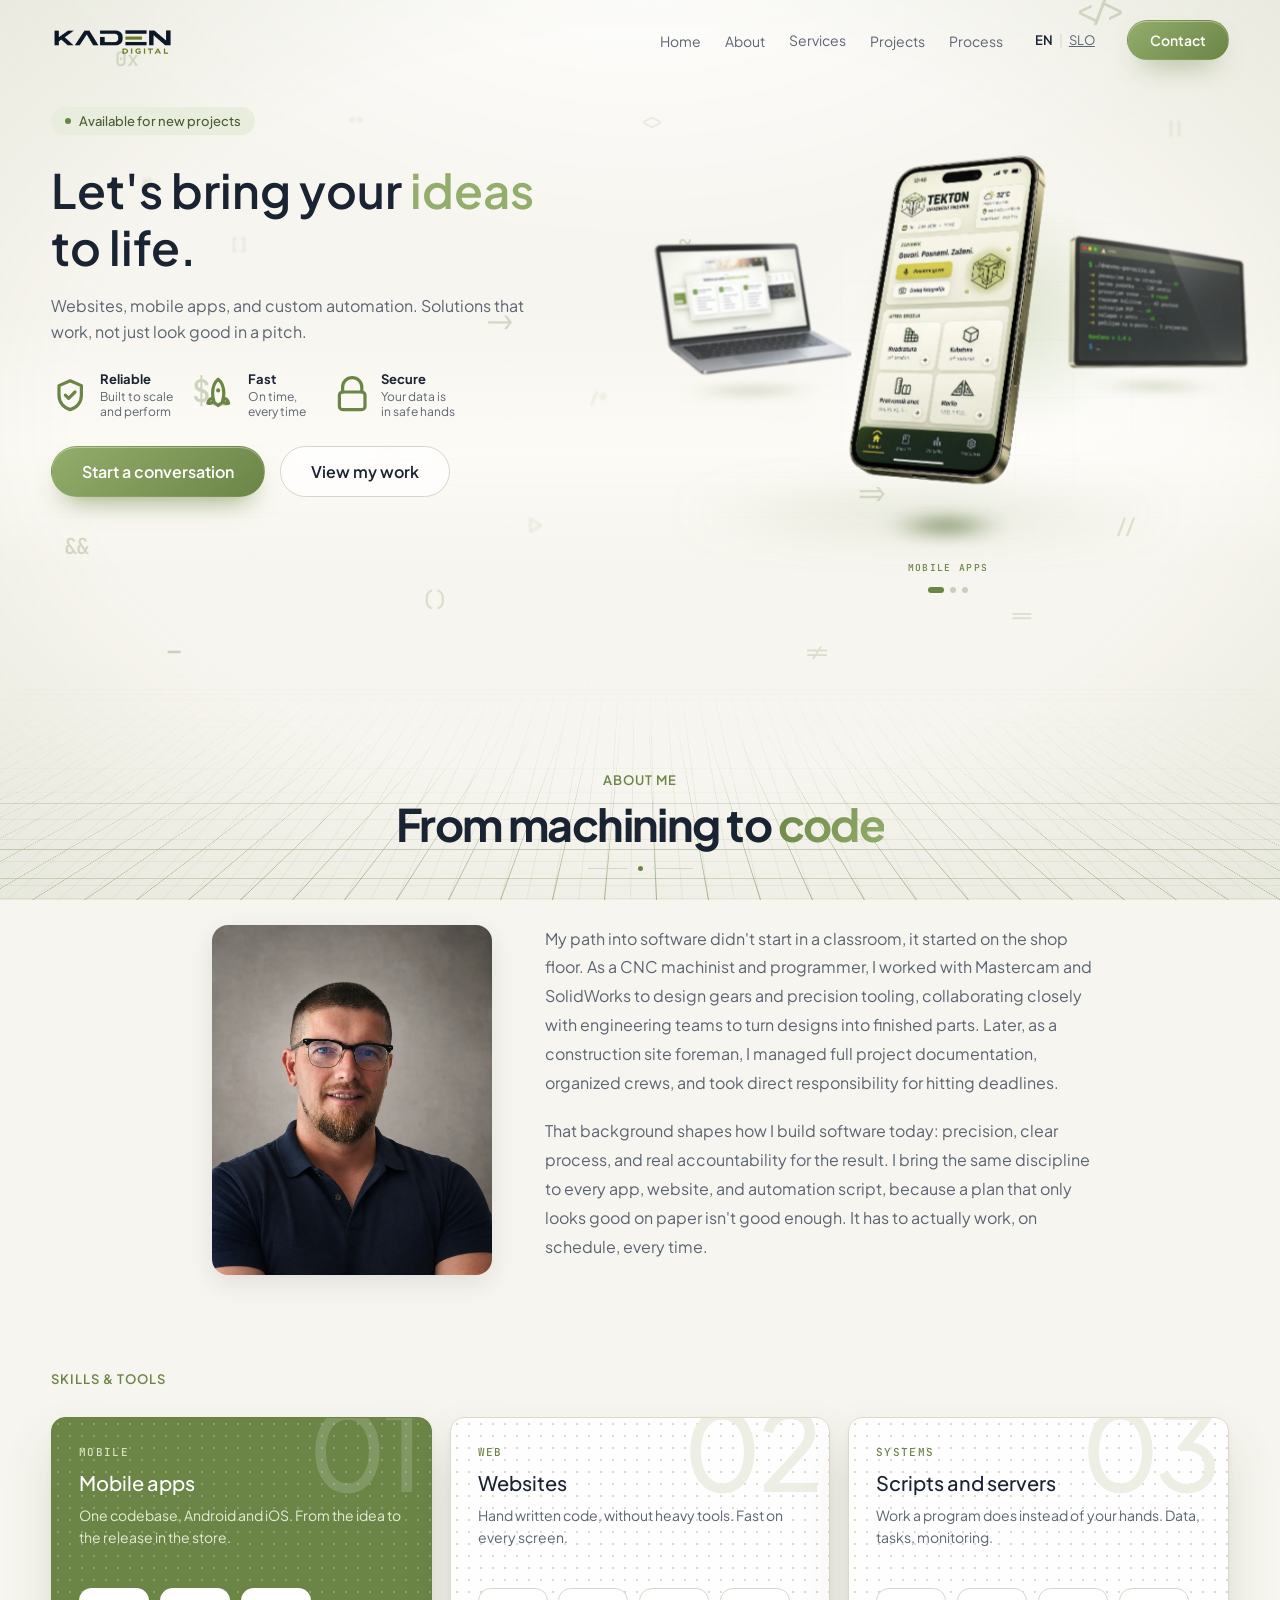
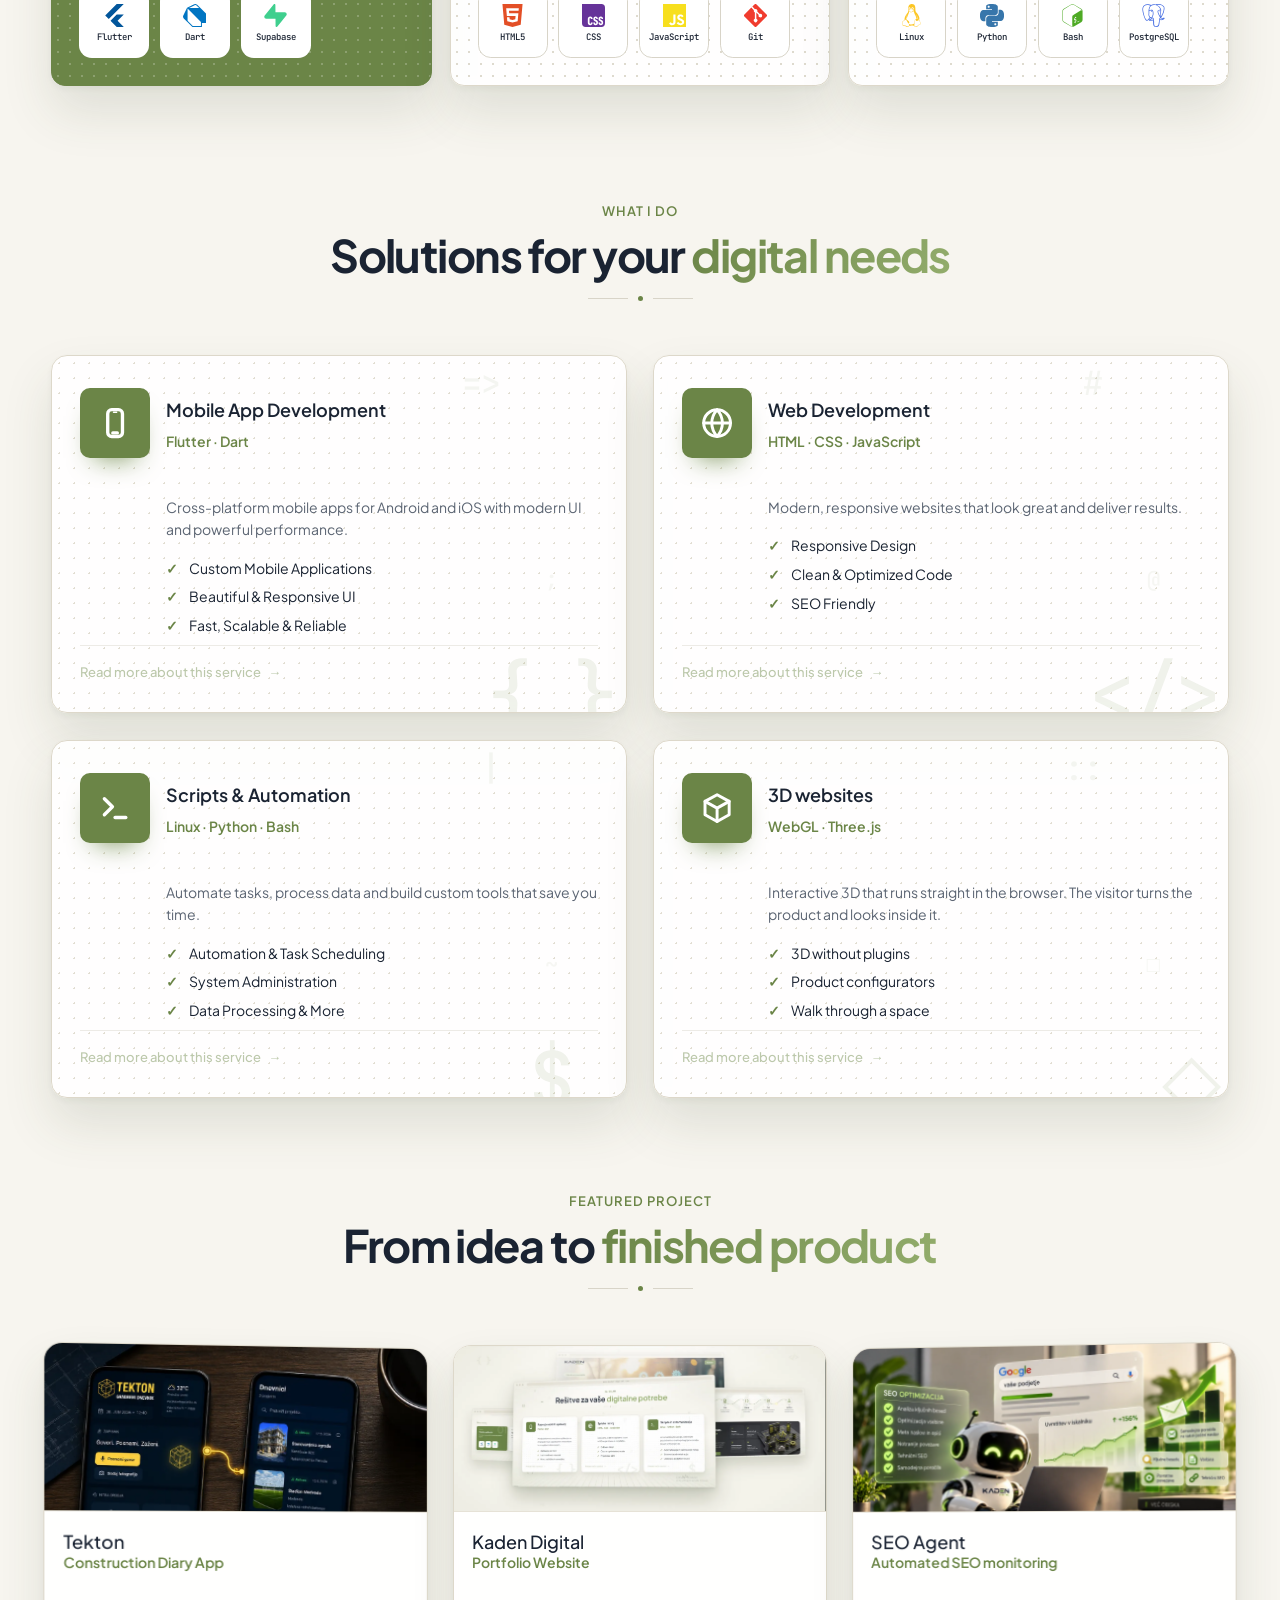
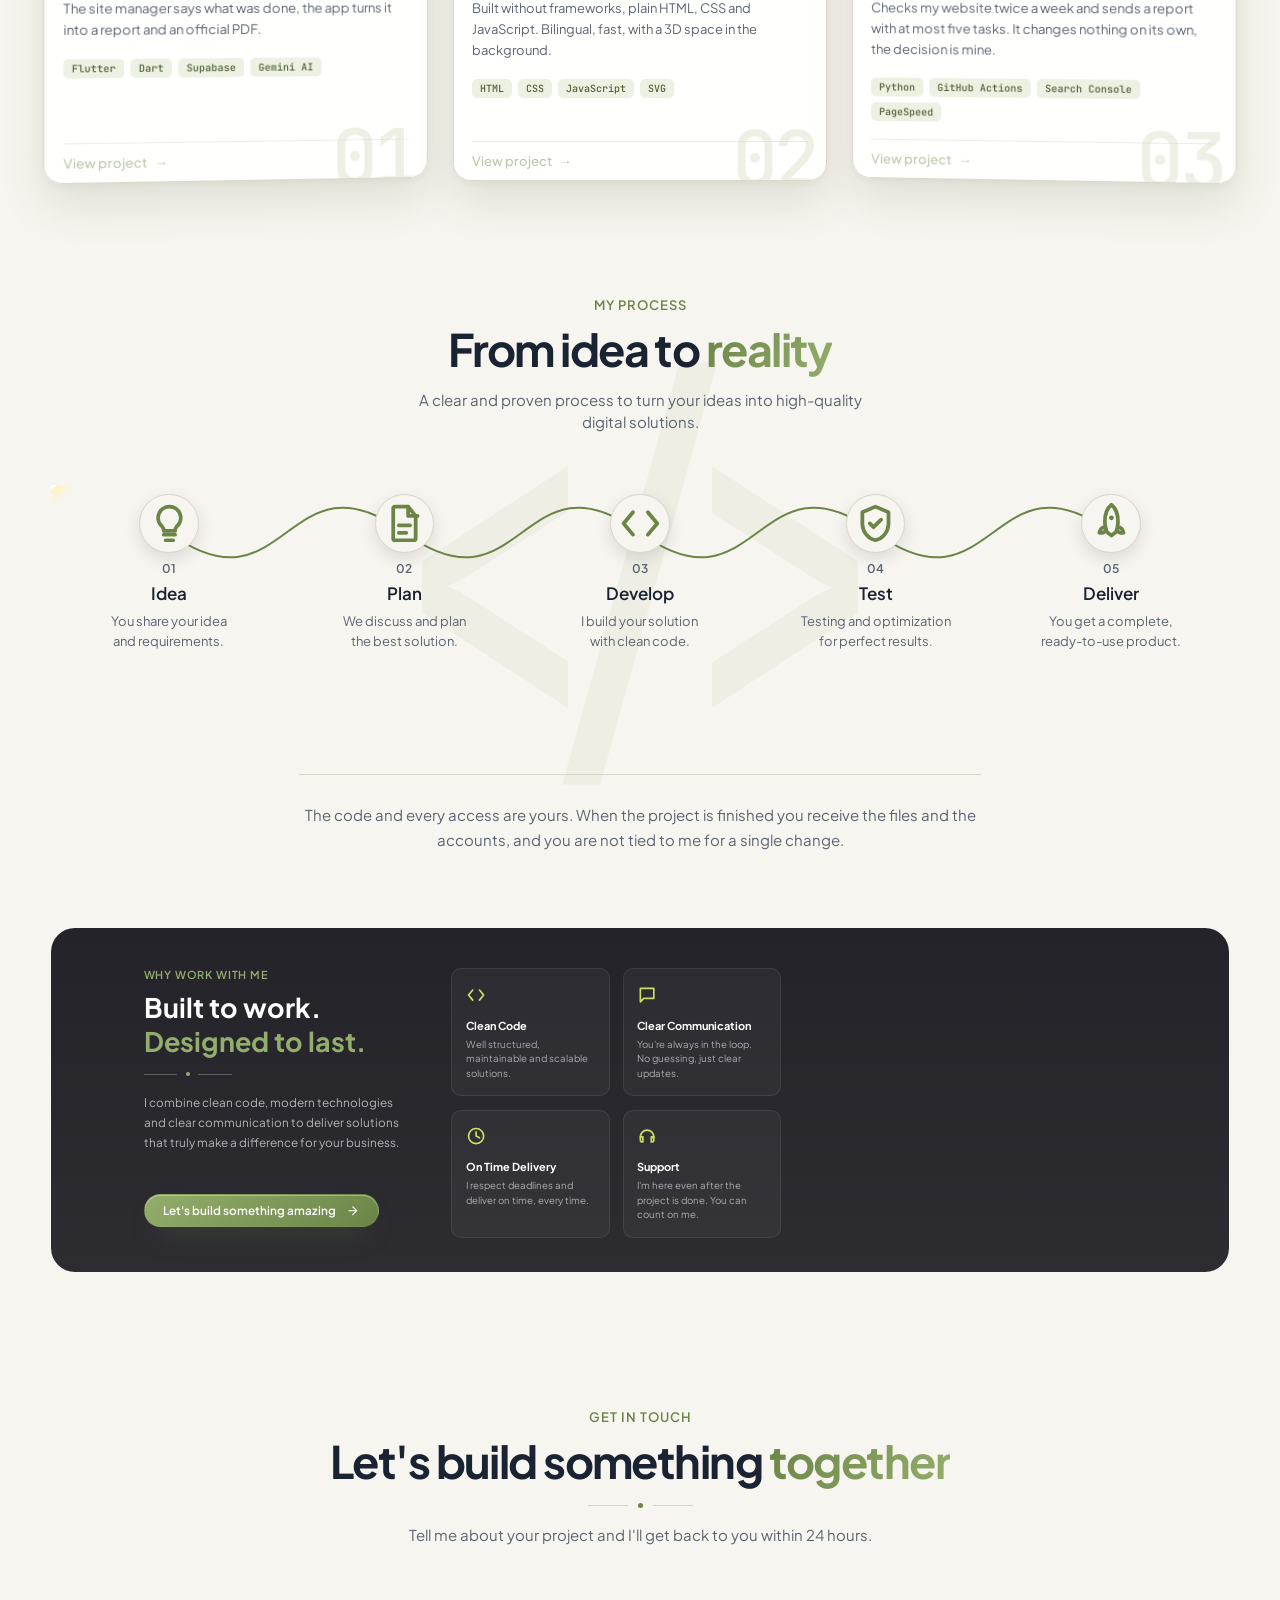
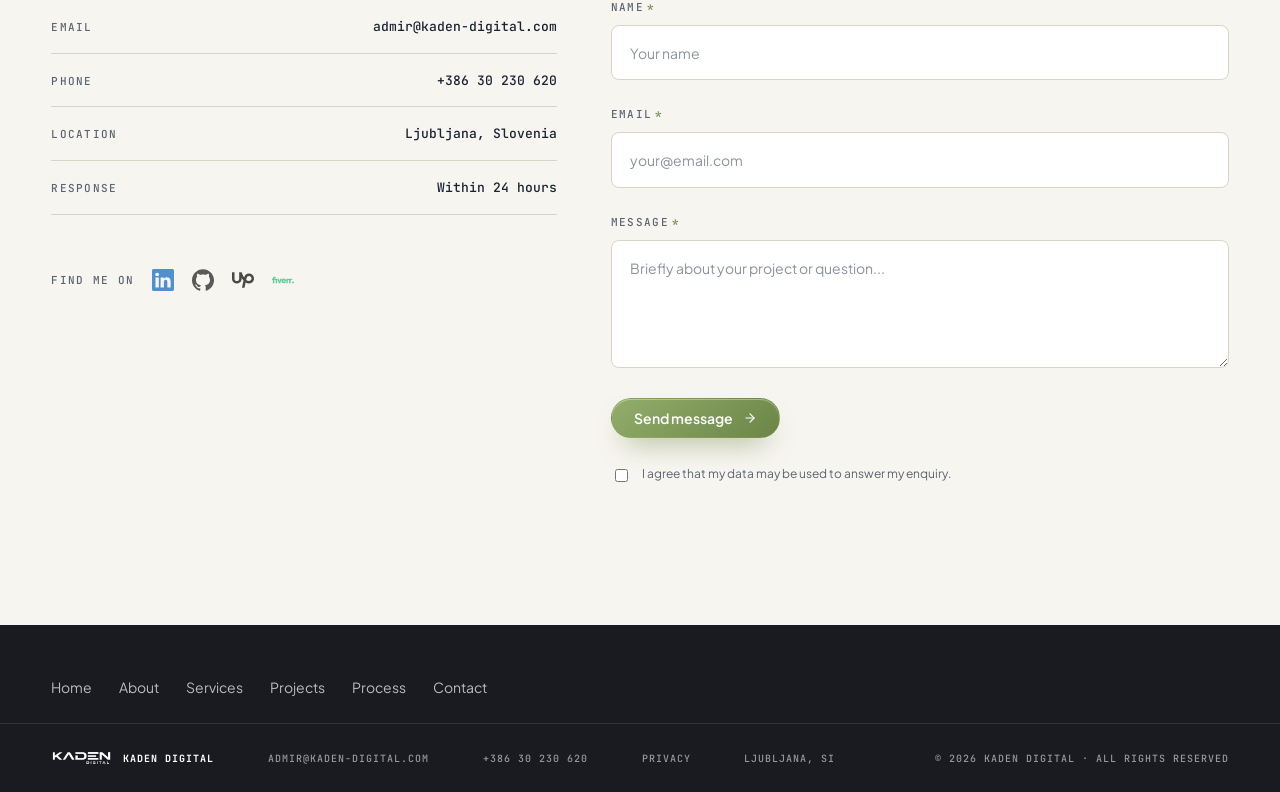
<file: en/index.html>
<!DOCTYPE html>
<html lang="en">
<head>
  <meta charset="UTF-8">
  <meta name="viewport" content="width=device-width, initial-scale=1.0">

  <!-- Naslov v Googlovih rezultatih — najpomembnejsa vrstica na strani. -->
  <title>Web Development and Mobile Apps Ljubljana | Kaden Digital</title>

  <!-- Besedilo pod naslovom v Googlu. -->
  <meta name="description" content="Custom websites, mobile apps for Android and iOS, and automation built to order. Clear process, delivered on time. Ljubljana, Slovenia.">
  <meta name="author" content="Admir Pajić">

  <!-- Predogled ob deljenju na LinkedInu, Facebooku, WhatsAppu. -->
  <meta property="og:type" content="website">
  <meta property="og:locale" content="en_US">
  <meta property="og:locale:alternate" content="sl_SI">
  <meta property="og:title" content="Web Development and Mobile Apps Ljubljana | Kaden Digital">
  <meta property="og:description" content="Custom websites, mobile apps for Android and iOS, and automation built to order. Ljubljana, Slovenia.">
  <meta property="og:url" content="https://www.kaden-digital.com/en/">
  <meta property="og:image" content="https://www.kaden-digital.com/assets/images/og-kaden.png">
  <meta property="og:image:width" content="1200">
  <meta property="og:image:height" content="630">
  <meta name="twitter:card" content="summary_large_image">

  <!-- Pravi naslov strani — Googlu pove, katera razlicica je glavna. -->
  <link rel="canonical" href="https://www.kaden-digital.com/en/">
  <!-- Ista stran v drugem jeziku. -->
  <link rel="alternate" hreflang="sl" href="https://www.kaden-digital.com/">
  <link rel="alternate" hreflang="en" href="https://www.kaden-digital.com/en/">
  <link rel="alternate" hreflang="x-default" href="https://www.kaden-digital.com/">



  <link rel="icon" href="../assets/images/favicon-16.png" sizes="16x16" type="image/png">
  <link rel="icon" href="../assets/images/favicon-32.png" sizes="32x32" type="image/png">
  <link rel="apple-touch-icon" href="../assets/images/apple-touch-icon.png">

  <!-- Podatki o podjetju v obliki, ki jo Google razume neposredno. -->
  <script type="application/ld+json">
  {
    "@context": "https://schema.org",
    "@type": "ProfessionalService",
    "name": "Kaden Digital",
    "description": "Custom websites, mobile app development for Android and iOS, and automation built to order.",
    "url": "https://www.kaden-digital.com/en/",
    "email": "admir@kaden-digital.com",
    "telephone": "+38630230620",
    "address": {
      "@type": "PostalAddress",
      "addressLocality": "Ljubljana",
      "addressCountry": "SI"
    },
    "areaServed": [
      { "@type": "Country", "name": "Slovenia" },
      { "@type": "Place", "name": "Europe" }
    ],
    "availableLanguage": ["sl", "en", "hr", "de"],
    "founder": { "@type": "Person", "name": "Admir Pajić" },
    "knowsAbout": ["Web development", "Mobile app development", "Automation", "Flutter", "HTML", "CSS", "JavaScript", "Python"],
    "priceRange": "400 EUR - 9000 EUR",
    "sameAs": [
      "https://github.com/admir1987-cyber",
      "https://www.linkedin.com/in/admir-paji%C4%87-416008170/",
      "https://www.upwork.com/freelancers/~01494c3b3418e3bd45",
      "https://www.fiverr.com/s/1EA7vkr"
    ]
  }
  </script>

  <!-- Pisave so na nasem streznik, zato Googlu ne posiljamo nicesar. -->
  <link rel="preload" href="../assets/fonts/plus-jakarta-sans-400-latin.woff2" as="font" type="font/woff2" crossorigin>
  <link rel="preload" href="../assets/fonts/plus-jakarta-sans-500-latin.woff2" as="font" type="font/woff2" crossorigin>

  <!-- Prva slika v Hero sekciji - brskalnik jo zacne nalagati takoj. -->
  <link rel="preload" href="../assets/images/hero-1-app.webp" as="image" fetchpriority="high" media="(min-width: 901px)">

  <link rel="stylesheet" href="../style.css">
</head>
<body>

  <!-- Prva postaja za tipkovnico: preskoci meni naravnost do vsebine. -->
  <a class="preskoci" href="#hero">Skip to content</a>

  <!-- PROSTOR V OZADJU — pribit na zaslon, vsebina drsi cez njega. -->
  <div class="space" aria-hidden="true">
    <div class="space-grid space-grid-far"></div>
    <div class="space-grid space-grid-near"></div>
    <div class="space-haze"></div>
    <div class="space-stars" id="spaceStars"></div>
    <div class="space-light"></div>
    <div class="space-vignette"></div>
  </div>

  <main id="glavno">

  <!-- GLAVA / NAVIGACIJA — logotip -->
  <div class="hero-wrapper">
  <header>
    <nav class="navbar container">
      <a href="#hero" class="logo">
        <img src="../assets/images/logo-nav.webp" alt="Kaden Digital" width="420" height="96">
      </a>

      <div class="nav-right">
  <ul class="nav-links">
    <li><a href="#hero">Home</a></li>
    <li><a href="#about">About</a></li>
    <li class="nav-services">
  <a href="#services" class="nav-dropdown-toggle">Services</a>
  <div class="nav-dropdown">
    <a href="mobile-app-development.html" class="nav-dropdown-item">App Development</a>
    <a href="web-development-ljubljana.html" class="nav-dropdown-item">Web Development</a>
    <a href="3d-web-design.html" class="nav-dropdown-item">3D websites</a>
    <a href="process-automation.html" class="nav-dropdown-item">Scripts &amp; Automation</a>
  </div>
</li>
    <li><a href="#projects">Projects</a></li>
    <li><a href="#process">Process</a></li>
  </ul>

  <div class="lang-switch">
          <span class="lang-btn active">EN</span>
          <span class="lang-divider">|</span>
          <a class="lang-btn" href="../" hreflang="sl" lang="sl">SLO</a>
        </div>

  <a href="#contact" class="btn btn-primary nav-cta">Contact</a>
</div>

      <!-- Hamburger gumb, vidljiv samo na mobitelu -->
      <button class="hamburger" type="button" aria-label="Menu" aria-expanded="false" aria-controls="mobilniMeni">
        <span></span>
        <span></span>
        <span></span>
      </button>

    </nav>

    <!-- Mobilni meni panel, otvara ga hamburger gumb -->
    <div class="mobile-menu" id="mobilniMeni">
      <ul class="mobile-nav-links">
        <li><a href="#hero">Home</a></li>
        <li><a href="#about">About</a></li>
        <li><a href="#services">Services</a></li>
        <li><a href="#projects">Projects</a></li>
        <li><a href="#process">Process</a></li>
      </ul>
      <div class="lang-switch">
          <span class="lang-btn active">EN</span>
          <span class="lang-divider">|</span>
          <a class="lang-btn" href="../" hreflang="sl" lang="sl">SLO</a>
        </div>
      <a href="#contact" class="btn btn-primary">Contact</a>
    </div>

  </header>

<!-- HERO SEKCIJA -->
<section class="hero" id="hero" tabindex="-1">

    <div class="hero-content container">

      <div class="hero-text">
    <div class="badge">
      <span class="badge-dot"></span>
      <span>Available for new projects</span>
    </div>

    <h1 class="hero-title">
  <span>Let's bring your</span>
  <span class="accent">ideas</span>
  <br>
  <span>to life.</span>
</h1>

<p class="hero-subtitle">Websites, mobile apps, and custom automation. Solutions that work, not just look good in a pitch.</p>

<!-- Značke zaupanja: Reliable, Fast, Secure -->
<div class="trust-badges">
  <div class="trust-badge">
    <svg width="40" height="40" viewBox="0 0 24 24" fill="none" stroke="#6B8547" stroke-width="2" stroke-linecap="round" stroke-linejoin="round">
      <path d="M12 3l7 3v6c0 4.5-3 8-7 9-4-1-7-4.5-7-9V6z"/><polyline points="9 12 11 14 15 10"/>
    </svg>
    <div>
      <h2>Reliable</h2>
      <p>Built to scale<br>and perform</p>
    </div>
  </div>
  <div class="trust-badge">
    <svg width="50" height="50" viewBox="0 0 24 24" fill="none" stroke="#6B8547" stroke-width="2" stroke-linecap="round" stroke-linejoin="round">
      <path d="M12 2c2.5 2 3.5 5.5 3.5 9 0 2-.5 4-1 5.5l-2.5 2-2.5-2c-.5-1.5-1-3.5-1-5.5 0-3.5 1-7 3.5-9z"/>
      <circle cx="12" cy="9" r="1.3" fill="#6B8547" stroke="none"/>
      <path d="M8.5 14c-1.5 0-2.5 1-3 3 1.5.3 3-.3 3.5-1.5"/>
      <path d="M15.5 14c1.5 0 2.5 1 3 3-1.5.3-3-.3-3.5-1.5"/>
    </svg>
    <div>
      <h2>Fast</h2>
      <p>On time,<br>every time</p>
    </div>
  </div>
  <div class="trust-badge">
    <svg width="40" height="40" viewBox="0 0 24 24" fill="none" stroke="#6B8547" stroke-width="2" stroke-linecap="round" stroke-linejoin="round">
      <path d="M6 10V7a6 6 0 0 1 12 0v3"/>
      <rect x="4" y="10" width="16" height="11" rx="2"/>
    </svg>
    <div>
      <h2>Secure</h2>
      <p>Your data is<br>in safe hands</p>
    </div>
  </div>
</div>

<div class="hero-buttons">
  <a href="#contact" class="btn btn-primary">Start a conversation</a>
  <a href="#projects" class="btn btn-secondary">View my work</a>
</div>

      </div>

      <!-- SKLAD NAPRAV — tri storitve, ki jih kolesce premetava. -->
      <div class="hero-stack" id="heroStack">
        <span class="hero-luc" aria-hidden="true"></span>
        <span class="hero-linije" aria-hidden="true"></span>
        <span class="hero-tla" aria-hidden="true"></span>

        <div class="hero-dev dev-tel">
          <img src="../assets/images/hero-1-app.webp" alt="Tekton mobile app on a phone"
               width="1024" height="1536" fetchpriority="high" loading="lazy">
          <span class="dev-senca"></span>
        </div>

        <div class="hero-dev dev-lap">
          <img src="../assets/images/hero-2-web.webp" alt="Kaden Digital website on a laptop"
               width="1536" height="1024" decoding="async" loading="lazy">
          <span class="dev-senca"></span>
        </div>

        <div class="hero-dev dev-term">
          <img src="../assets/images/hero-3-term.webp" alt="Daily report script in a Linux terminal"
               width="1536" height="1024" decoding="async" loading="lazy">
          <span class="dev-senca"></span>
        </div>

        <span class="hero-oznaka" id="heroOznaka">MOBILNE APLIKACIJE</span>

        <div class="hero-pike">
          <button type="button" class="on" aria-label="Mobile apps"></button>
          <button type="button" aria-label="Websites"></button>
          <button type="button" aria-label="Scripts and automation"></button>
        </div>
      </div>

    </div>
</section>
</div>

  <!-- SEKCIJA ABOUT -->
  <section class="about" id="about">
    <div class="about-content container">

      <p class="section-eyebrow">About Me</p>
      <h2 class="section-title">From machining to <span class='accent'>code</span></h2>
      <div class="title-divider">
        <span class="divider-line"></span>
        <span class="divider-dot"></span>
        <span class="divider-line"></span>
      </div>

      <div class="about-grid">
  <div class="about-photo">
    <img src="../assets/images/photo-about.webp" alt="Admir Pajić" width="1086" height="1448" loading="lazy" decoding="async">
  </div>
  <div class="about-story">
  <p>My path into software didn't start in a classroom, it started on the shop floor. As a CNC machinist and programmer, I worked with Mastercam and SolidWorks to design gears and precision tooling, collaborating closely with engineering teams to turn designs into finished parts. Later, as a construction site foreman, I managed full project documentation, organized crews, and took direct responsibility for hitting deadlines.</p>
  <p>That background shapes how I build software today: precision, clear process, and real accountability for the result. I bring the same discipline to every app, website, and automation script, because a plan that only looks good on paper isn't good enough. It has to actually work, on schedule, every time.</p>
</div>
</div>

<!-- SKILLS & TOOLS -->
      <div class="skills">
        <p class="section-eyebrow">Skills &amp; Tools</p>

        <!-- Prva plosca je zelena, da najprej pritegne pogled. -->
        <div class="skill-panel skill-panel-accent">
          <span class="skill-panel-num" aria-hidden="true">01</span>
          <div class="skill-panel-text">
            <p class="skill-panel-eyebrow">Mobile</p>
            <h3 class="skill-panel-title">Mobile apps</h3>
            <p class="skill-panel-desc">One codebase, Android and iOS. From the idea to the release in the store.</p>
          </div>
          <div class="skill-logos">
            <div class="skill-logo">
              <img src="../assets/icons/flutter.svg" loading="lazy" decoding="async" alt="Flutter">
              <span>Flutter</span>
            </div>
            <div class="skill-logo">
              <img src="../assets/icons/dart.svg" loading="lazy" decoding="async" alt="Dart">
              <span>Dart</span>
            </div>
            <div class="skill-logo">
              <img src="../assets/icons/supabase.svg" loading="lazy" decoding="async" alt="Supabase">
              <span>Supabase</span>
            </div>
          </div>
        </div>

        <div class="skill-panel">
          <span class="skill-panel-num" aria-hidden="true">02</span>
          <div class="skill-panel-text">
            <p class="skill-panel-eyebrow">Web</p>
            <h3 class="skill-panel-title">Websites</h3>
            <p class="skill-panel-desc">Hand written code, without heavy tools. Fast on every screen.</p>
          </div>
          <div class="skill-logos">
            <div class="skill-logo">
              <img src="../assets/icons/html5.svg" loading="lazy" decoding="async" alt="HTML5">
              <span>HTML5</span>
            </div>
            <div class="skill-logo">
              <img src="../assets/icons/css.svg" loading="lazy" decoding="async" alt="CSS">
              <span>CSS</span>
            </div>
            <div class="skill-logo">
              <img src="../assets/icons/javascript.svg" loading="lazy" decoding="async" alt="JavaScript">
              <span>JavaScript</span>
            </div>
            <div class="skill-logo">
              <img src="../assets/icons/git.svg" loading="lazy" decoding="async" alt="Git">
              <span>Git</span>
            </div>
          </div>
        </div>

        <div class="skill-panel">
          <span class="skill-panel-num" aria-hidden="true">03</span>
          <div class="skill-panel-text">
            <p class="skill-panel-eyebrow">Systems</p>
            <h3 class="skill-panel-title">Scripts and servers</h3>
            <p class="skill-panel-desc">Work a program does instead of your hands. Data, tasks, monitoring.</p>
          </div>
          <div class="skill-logos">
            <div class="skill-logo">
              <img src="../assets/icons/linux.svg" loading="lazy" decoding="async" alt="Linux">
              <span>Linux</span>
            </div>
            <div class="skill-logo">
              <img src="../assets/icons/python.svg" loading="lazy" decoding="async" alt="Python">
              <span>Python</span>
            </div>
            <div class="skill-logo">
              <img src="../assets/icons/gnubash.svg" loading="lazy" decoding="async" alt="Bash">
              <span>Bash</span>
            </div>
            <div class="skill-logo">
              <img src="../assets/icons/postgresql.svg" loading="lazy" decoding="async" alt="PostgreSQL">
              <span>PostgreSQL</span>
            </div>
          </div>
        </div>
      </div>

    </div>
  </section>

  <!-- SEKCIJA USLUGE -->
  <section class="services" id="services">
    <div class="services-content container">

      <p class="section-eyebrow">What I do</p>
      <h2 class="section-title">Solutions for your <span class='accent'>digital needs</span></h2>
      <div class="title-divider">
        <span class="divider-line"></span>
        <span class="divider-dot"></span>
        <span class="divider-line"></span>
      </div>

      <div class="services-grid">

  <!-- Mobilni razvoj -->
  <a href="mobile-app-development.html" class="service-card">
    <span class="service-bar"></span>
    <span class="service-mark mark-1">{ }</span>
    <span class="service-mark mark-2">=&gt;</span>
    <span class="service-mark mark-3">;</span>
  <div class="service-card-header">
      <div class="service-icon">
        <svg width="26" height="26" viewBox="0 0 24 24" fill="none" stroke-linecap="round" stroke-linejoin="round">
          <rect x="6.5" y="2" width="11" height="20" rx="3" style="stroke:#ffffff; stroke-width:2.5; fill:none;"/>
          <rect x="10.3" y="3.4" width="3.4" height="1.1" rx="0.55" style="fill:#ffffff; stroke:none;"/>
          <line x1="10.3" y1="19.3" x2="13.7" y2="19.3" style="stroke:#ffffff; stroke-width:2.5;"/>
        </svg>
      </div>
      <div class="service-heading">
        <h3>Mobile App Development</h3>
        <p class="service-stack">Flutter · Dart</p>
      </div>
    </div>
    <p class="service-desc">Cross-platform mobile apps for Android and iOS with modern UI and powerful performance.</p>
    <ul class="service-checklist">
      <li>Custom Mobile Applications</li>
      <li>Beautiful &amp; Responsive UI</li>
      <li>Fast, Scalable &amp; Reliable</li>
    </ul>
    <div class="service-more">
      <span>Read more about this service</span>
      <span class="service-arrow" aria-hidden="true">→</span>
    </div>
</a>
 <!--Web Dewelopment-->
  <a href="web-development-ljubljana.html" class="service-card">
    <span class="service-bar"></span>
    <span class="service-mark mark-1">&lt;/&gt;</span>
    <span class="service-mark mark-2">#</span>
    <span class="service-mark mark-3">@</span>
  <div class="service-card-header">
    <div class="service-icon">
      <svg width="26" height="26" viewBox="0 0 24 24" fill="none" stroke-linecap="round" stroke-linejoin="round">
        <circle cx="12" cy="12" r="10" style="stroke:#ffffff; stroke-width:2.2; fill:none;"/>
        <line x1="2" y1="12" x2="22" y2="12" style="stroke:#ffffff; stroke-width:2.2;"/>
        <path d="M12 2a15.3 15.3 0 0 1 4 10 15.3 15.3 0 0 1-4 10 15.3 15.3 0 0 1-4-10 15.3 15.3 0 0 1 4-10z" style="stroke:#ffffff; stroke-width:2.2; fill:none;"/>
      </svg>
    </div>
    <div class="service-heading">
      <h3>Web Development</h3>
      <p class="service-stack">HTML · CSS · JavaScript</p>
    </div>
  </div>
  <p class="service-desc">Modern, responsive websites that look great and deliver results.</p>
  <ul class="service-checklist">
    <li>Responsive Design</li>
    <li>Clean &amp; Optimized Code</li>
    <li>SEO Friendly</li>
  </ul>
  <div class="service-more">
    <span>Read more about this service</span>
    <span class="service-arrow" aria-hidden="true">→</span>
  </div>
</a>

<!--Scripts & automation-->
  <a href="process-automation.html" class="service-card">
    <span class="service-bar"></span>
    <span class="service-mark mark-1">$_</span>
    <span class="service-mark mark-2">|</span>
    <span class="service-mark mark-3">~</span>
  <div class="service-card-header">
    <div class="service-icon">
      <svg width="26" height="26" viewBox="0 0 24 24" fill="none" stroke-linecap="round" stroke-linejoin="round">
        <polyline points="4 17 10 11 4 5" style="stroke:#ffffff; stroke-width:2.5; fill:none;"/>
        <line x1="12" y1="19" x2="20" y2="19" style="stroke:#ffffff; stroke-width:2.5;"/>
      </svg>
    </div>
    <div class="service-heading">
      <h3>Scripts &amp; Automation</h3>
      <p class="service-stack">Linux · Python · Bash</p>
    </div>
  </div>
  <p class="service-desc">Automate tasks, process data and build custom tools that save you time.</p>
  <ul class="service-checklist">
    <li>Automation &amp; Task Scheduling</li>
    <li>System Administration</li>
    <li>Data Processing &amp; More</li>
  </ul>
  <div class="service-more">
    <span>Read more about this service</span>
    <span class="service-arrow" aria-hidden="true">→</span>
  </div>
</a>

  <!-- 3D spletne strani -->
  <a href="3d-web-design.html" class="service-card">
    <span class="service-bar"></span>
    <span class="service-mark mark-1">◇</span>
    <span class="service-mark mark-2">::</span>
    <span class="service-mark mark-3">□</span>
  <div class="service-card-header">
    <div class="service-icon">
      <svg width="26" height="26" viewBox="0 0 24 24" fill="none" stroke-linecap="round" stroke-linejoin="round">
        <path d="M12 2 3 7v10l9 5 9-5V7z" style="stroke:#ffffff; stroke-width:2.2; fill:none;"/>
        <path d="m3 7 9 5 9-5M12 12v10" style="stroke:#ffffff; stroke-width:2.2; fill:none;"/>
      </svg>
    </div>
    <div class="service-heading">
      <h3>3D websites</h3>
      <p class="service-stack">WebGL · Three.js</p>
    </div>
  </div>
  <p class="service-desc">Interactive 3D that runs straight in the browser. The visitor turns the product and looks inside it.</p>
  <ul class="service-checklist">
    <li>3D without plugins</li>
    <li>Product configurators</li>
    <li>Walk through a space</li>
  </ul>
  <div class="service-more">
    <span>Read more about this service</span>
    <span class="service-arrow" aria-hidden="true">→</span>
  </div>
</a>

</div>

    </div>
  </section>

  <!-- SEKCIJA PROJEKTI -->
  <section class="projects" id="projects">
    <div class="projects-content container">

      <p class="section-eyebrow">Featured Project</p>
      <h2 class="section-title">From idea to <span class='accent'>finished product</span></h2>
      <div class="title-divider">
        <span class="divider-line"></span>
        <span class="divider-dot"></span>
        <span class="divider-line"></span>
      </div>

      <div class="project-grid">

        <div class="project-card" data-project="tekton">
          <span class="project-bar"></span>
          <span class="project-num" aria-hidden="true">01</span>
          <div class="project-shot">
            <img src="../assets/images/project-tekton.webp" alt="Tekton, app screens" width="1086" height="1448" loading="lazy" decoding="async">
          </div>
          <div class="project-body">
            <h3 class="project-name">Tekton</h3>
            <p class="project-tag">Construction Diary App</p>
            <p class="project-short">The site manager says what was done, the app turns it into a report and an official PDF.</p>
            <div class="project-chips"><b>Flutter</b><b>Dart</b><b>Supabase</b><b>Gemini AI</b></div>
            <div class="project-more">
              <span>View project</span>
              <span class="project-arrow" aria-hidden="true">→</span>
            </div>
          </div>
        </div>

        <div class="project-card" data-project="kaden">
          <span class="project-bar"></span>
          <span class="project-num" aria-hidden="true">02</span>
          <div class="project-shot">
            <img src="../assets/images/project-kaden.webp" alt="Kaden Digital, website" width="1506" height="775" loading="lazy" decoding="async">
          </div>
          <div class="project-body">
            <h3 class="project-name">Kaden Digital</h3>
            <p class="project-tag">Portfolio Website</p>
            <p class="project-short">Built without frameworks, plain HTML, CSS and JavaScript. Bilingual, fast, with a 3D space in the background.</p>
            <div class="project-chips"><b>HTML</b><b>CSS</b><b>JavaScript</b><b>SVG</b></div>
            <div class="project-more">
              <span>View project</span>
              <span class="project-arrow" aria-hidden="true">→</span>
            </div>
          </div>
        </div>

        <div class="project-card" data-project="seoagent">
          <span class="project-bar"></span>
          <span class="project-num" aria-hidden="true">03</span>
          <div class="project-shot">
            <img src="../assets/images/project-seo-agent.webp" alt="SEO Agent: a robot at a laptop, beside a ranking chart and a list of SEO tasks" width="1500" height="844" loading="lazy" decoding="async">
          </div>
          <div class="project-body">
            <h3 class="project-name">SEO Agent</h3>
            <p class="project-tag">Automated SEO monitoring</p>
            <p class="project-short">Checks my website twice a week and sends a report with at most five tasks. It changes nothing on its own, the decision is mine.</p>
            <div class="project-chips"><b>Python</b><b>GitHub Actions</b><b>Search Console</b><b>PageSpeed</b></div>
            <div class="project-more">
              <span>View project</span>
              <span class="project-arrow" aria-hidden="true">→</span>
            </div>
          </div>
        </div>

      </div>
    </div>
  </section>

  <!-- SEKCIJA PROCES -->
  <section class="process" id="process">
    <div class="process-content container">

      <div class="process-watermark"><span class="wm-bracket">&lt;</span><span class="wm-slash">/</span><span class="wm-bracket">&gt;</span></div>
      <p class="section-eyebrow">My Process</p>
      <h2 class="section-title">From idea to <span class='accent'>reality</span></h2>
      <p class="section-subtitle">A clear and proven process to turn your ideas into high-quality digital solutions.</p>

      <div class="process-steps">
        <svg class="process-wave" viewBox="0 0 1000 107" preserveAspectRatio="none" xmlns="http://www.w3.org/2000/svg">
          <defs>
            
            <filter id="orbGlow" x="-200%" y="-200%" width="500%" height="500%">
              <feGaussianBlur stdDeviation="5"/>
            </filter>
          </defs>
          <path id="wavePath" d="M100,53.5 C200,150.5 200,-43.5 300,53.5 C400,150.5 400,-43.5 500,53.5 C600,150.5 600,-43.5 700,53.5 C800,150.5 800,-43.5 900,53.5" fill="none" stroke="#6B8547" stroke-width="2" vector-effect="non-scaling-stroke" stroke-linecap="round"/>

          <!-- Energija: samo pika in iskre, ki odletijo od nje. -->
          <g id="waveSparks"></g>
          <g id="waveOrbGlow" filter="url(#orbGlow)" opacity="0"><circle r="13" fill="#FFF3C4" opacity="0.95"/></g>
          <g id="waveOrb" opacity="0"><circle r="8.5" fill="#FFF3C4" opacity="0.85"/><circle r="4.2" fill="#ffffff"/></g>
        </svg>

        <div class="process-step">
  <div class="step-number">
    <svg width="52" height="52" viewBox="0 0 24 24" fill="none" stroke="#6B8547" stroke-width="2" stroke-linecap="round" stroke-linejoin="round">
      <path d="M9 18h6"/><path d="M10 21h4"/>
      <path d="M12 3a6 6 0 0 0-4 10.5c.6.6 1 1.5 1 2.5h6c0-1 .4-1.9 1-2.5A6 6 0 0 0 12 3z"/>
    </svg>
  </div>
  <span class="step-num">01</span>
  <h3>Idea</h3>
  <div class="step-text">
    <p class="step-short">You share your idea<br>and requirements.</p>
    <p class="step-long">I listen and ask questions until I understand what you need.</p>
  </div>
</div>

<div class="process-step">
  <div class="step-number">
    <svg width="52" height="52" viewBox="0 0 24 24" fill="none" stroke="#6B8547" stroke-width="2" stroke-linecap="round" stroke-linejoin="round">
      <path d="M14 3H7a1 1 0 0 0-1 1v16a1 1 0 0 0 1 1h10a1 1 0 0 0 1-1V8z"/>
      <path d="M14 3v5h5"/><line x1="9" y1="13" x2="15" y2="13"/><line x1="9" y1="17" x2="13" y2="17"/>
    </svg>
  </div>
  <span class="step-num">02</span>
  <h3>Plan</h3>
  <div class="step-text">
    <p class="step-short">We discuss and plan<br>the best solution.</p>
    <p class="step-long">Together we set the scope, the look and the order of the work.</p>
  </div>
</div>

<div class="process-step">
  <div class="step-number">
    <svg width="52" height="52" viewBox="0 0 24 24" fill="none" stroke="#6B8547" stroke-width="2" stroke-linecap="round" stroke-linejoin="round">
      <polyline points="8 6 3 12 8 18"/><polyline points="16 6 21 12 16 18"/>
    </svg>
  </div>
  <span class="step-num">03</span>
  <h3>Develop</h3>
  <div class="step-text">
    <p class="step-short">I build your solution<br>with clean code.</p>
    <p class="step-long">You see progress as it happens, not only at the end.</p>
  </div>
</div>

<div class="process-step">
  <div class="step-number">
    <svg width="52" height="52" viewBox="0 0 24 24" fill="none" stroke="#6B8547" stroke-width="2" stroke-linecap="round" stroke-linejoin="round">
      <path d="M12 3l7 3v6c0 4.5-3 8-7 9-4-1-7-4.5-7-9V6z"/><polyline points="9 12 11 14 15 10"/>
    </svg>
  </div>
  <span class="step-num">04</span>
  <h3>Test</h3>
  <div class="step-text">
    <p class="step-short">Testing and optimization<br>for perfect results.</p>
    <p class="step-long">Checked on phone, tablet and computer.</p>
  </div>
</div>

<div class="process-step">
  <div class="step-number">
    <svg width="52" height="52" viewBox="0 0 24 24" fill="none" stroke="#6B8547" stroke-width="2" stroke-linecap="round" stroke-linejoin="round">
      <path d="M12 2c2.5 2 3.5 5.5 3.5 9 0 2-.5 4-1 5.5l-2.5 2-2.5-2c-.5-1.5-1-3.5-1-5.5 0-3.5 1-7 3.5-9z"/>
      <circle cx="12" cy="9" r="1.3" fill="#6B8547" stroke="none"/>
      <path d="M8.5 14c-1.5 0-2.5 1-3 3 1.5.3 3-.3 3.5-1.5"/>
      <path d="M15.5 14c1.5 0 2.5 1 3 3-1.5.3-3-.3-3.5-1.5"/>
    </svg>
  </div>
  <span class="step-num">05</span>
  <h3>Deliver</h3>
  <div class="step-text">
    <p class="step-short">You get a complete,<br>ready-to-use product.</p>
    <p class="step-long">You receive all the code and access. It stays yours.</p>
  </div>
</div>

    </div>

      <!-- Vprasanje, ki ga narocniki postavijo vsakic, zato stoji na vidnem mestu. -->
      <p class="process-lastnistvo">The code and every access are yours. When the project is finished you receive the files and the accounts, and you are not tied to me for a single change.</p>

  </section>


  <!-- SEKCIJA WHY WORK WITH ME -->
  <section class="why-work" id="why-work">
    <div class="why-work-card">
      <img src="../assets/images/why-work-3D.webp" alt="Development tools: code, design and 3D" class="why-work-image" width="1822" height="453" loading="lazy" decoding="async">

      <div class="why-work-text">
        <p class="why-work-eyebrow">Why Work With Me</p>
        <h2 class="why-work-title">
          <span>Built to work.</span>
          <span class="accent">Designed to last.</span>
        </h2>
        <div class="why-work-divider">
          <span class="divider-line"></span>
          <span class="divider-dot"></span>
          <span class="divider-line"></span>
        </div>
        <p class="why-work-desc">I combine clean code, modern technologies and clear communication to deliver solutions that truly make a difference for your business.</p>

        <div class="why-work-cards">

        <div class="why-card">
          <svg width="24" height="24" viewBox="0 0 24 24" fill="none" stroke="#C9E265" stroke-width="2" stroke-linecap="round" stroke-linejoin="round">
            <polyline points="8 6 3 12 8 18"/><polyline points="16 6 21 12 16 18"/>
          </svg>
          <h3>Clean Code</h3>
          <p>Well structured, maintainable and scalable solutions.</p>
        </div>

        <div class="why-card">
          <svg width="24" height="24" viewBox="0 0 24 24" fill="none" stroke="#C9E265" stroke-width="2" stroke-linecap="round" stroke-linejoin="round">
            <path d="M4 4h16v12H8l-4 4z"/>
          </svg>
          <h3>Clear Communication</h3>
          <p>You're always in the loop. No guessing, just clear updates.</p>
        </div>

        <div class="why-card">
          <svg width="24" height="24" viewBox="0 0 24 24" fill="none" stroke="#C9E265" stroke-width="2" stroke-linecap="round" stroke-linejoin="round">
            <circle cx="12" cy="12" r="9"/><polyline points="12 7 12 12 16 14"/>
          </svg>
          <h3>On Time Delivery</h3>
          <p>I respect deadlines and deliver on time, every time.</p>
        </div>

        <div class="why-card">
          <svg width="24" height="24" viewBox="0 0 24 24" fill="none" stroke="#C9E265" stroke-width="2" stroke-linecap="round" stroke-linejoin="round">
            <path d="M4 13a8 8 0 0 1 16 0"/><path d="M4 13v4a2 2 0 0 0 2 2h1v-6H5a1 1 0 0 0-1 1z"/><path d="M20 13v4a2 2 0 0 1-2 2h-1v-6h1a1 1 0 0 1 1 1z"/>
          </svg>
          <h3>Support</h3>
          <p>I'm here even after the project is done. You can count on me.</p>
        </div>

      </div>

        <a href="#contact" class="btn btn-primary why-work-btn">
          <span>Let's build something amazing</span>
          <svg width="16" height="16" viewBox="0 0 24 24" fill="none" stroke="currentColor" stroke-width="2" stroke-linecap="round" stroke-linejoin="round">
            <line x1="5" y1="12" x2="19" y2="12"/><polyline points="12 5 19 12 12 19"/>
          </svg>
        </a>
      </div>
    </div>
  </section>

  <!-- SEKCIJA KONTAKT -->
  <section class="contact" id="contact">
    <div class="contact-content container">

      <p class="section-eyebrow">Get in touch</p>
      <h2 class="section-title">Let's build something <span class='accent'>together</span></h2>
      <div class="title-divider">
        <span class="divider-line"></span>
        <span class="divider-dot"></span>
        <span class="divider-line"></span>
      </div>
      <p class="section-subtitle">Tell me about your project and I'll get back to you within 24 hours.</p>

      <div class="contact-grid">

                <div class="contact-info">

          <div class="contact-row">
            <span class="contact-label">Email</span>
            <a class="contact-value js-mail" data-u="admir" data-d="kaden-digital.com" href="#">&nbsp;</a>          </div>

          <div class="contact-row">
            <span class="contact-label">Phone</span>
            <a class="contact-value js-tel" data-a="+386 30" data-b="230 620" href="#">&nbsp;</a>
          </div>

          <div class="contact-row">
            <span class="contact-label">Location</span>
            <span class="contact-value">Ljubljana, Slovenia</span>
          </div>

          <div class="contact-row">
            <span class="contact-label">Response</span>
            <span class="contact-value">Within 24 hours</span>
          </div>

          <div class="social-links">
            <span>Find me on</span>
            <a href="https://www.linkedin.com/in/admir-paji%C4%87-416008170/" target="_blank" rel="noopener" class="social-icon" aria-label="LinkedIn"><svg viewBox="0 0 16 16" fill="#0A66C2" xmlns="http://www.w3.org/2000/svg"><path d="M0 1.146C0 .513.526 0 1.175 0h13.65C15.474 0 16 .513 16 1.146v13.708c0 .633-.526 1.146-1.175 1.146H1.175C.526 16 0 15.487 0 14.854zm4.943 12.248V6.169H2.542v7.225zm-1.2-8.212c.837 0 1.358-.554 1.358-1.248-.015-.709-.52-1.248-1.342-1.248S2.4 3.226 2.4 3.934c0 .694.521 1.248 1.327 1.248zm4.908 8.212V9.359c0-.216.016-.432.08-.586.173-.431.568-.878 1.232-.878.869 0 1.216.662 1.216 1.634v3.865h2.401V9.25c0-2.22-1.184-3.252-2.764-3.252-1.274 0-1.845.7-2.165 1.193v.025h-.016l.016-.025V6.169h-2.4c.03.678 0 7.225 0 7.225z"/></svg></a>
            <a href="https://github.com/admir1987-cyber" target="_blank" rel="noopener" class="social-icon" aria-label="GitHub"><img src="../assets/icons/github.svg" loading="lazy" decoding="async" alt="GitHub"></a>
            <a href="https://www.upwork.com/freelancers/~01494c3b3418e3bd45" target="_blank" rel="noopener" class="social-icon" aria-label="Upwork"><img src="../assets/icons/upwork.svg" loading="lazy" decoding="async" alt="Upwork"></a>
            <a href="https://www.fiverr.com/s/emRLDwj" target="_blank" rel="noopener" class="social-icon" aria-label="Fiverr"><img src="../assets/icons/fiverr.svg" loading="lazy" decoding="async" alt="Fiverr"></a>
          </div>

        </div>

        <form class="contact-form" id="contactForm" novalidate>
          <input type="hidden" name="access_key" value="bd3b66ae-1171-4874-ac6a-c96515a0e4a7">
          <input type="checkbox" name="botcheck" class="hp" tabindex="-1" autocomplete="off" aria-label="Leave this field empty">

          <div class="field">
            <label class="contact-label" for="f-name"><span>Name</span><span class="obvezno" aria-hidden="true">*</span></label>
            <input type="text" id="f-name" name="name" required aria-describedby="e-name" placeholder="Your name">
            <span class="field-napaka" id="e-name" role="alert"></span>
          </div>

          <div class="field">
            <label class="contact-label" for="f-mail"><span>Email</span><span class="obvezno" aria-hidden="true">*</span></label>
            <input type="email" id="f-mail" name="email" required aria-describedby="e-mail" placeholder="your@email.com">
            <span class="field-napaka" id="e-mail" role="alert"></span>
          </div>

          <div class="field">
            <label class="contact-label" for="f-msg"><span>Message</span><span class="obvezno" aria-hidden="true">*</span></label>
            <textarea id="f-msg" name="message" rows="5" required aria-describedby="e-msg" placeholder="Briefly about your project or question..."></textarea>
            <span class="field-napaka" id="e-msg" role="alert"></span>
          </div>

          <button type="submit" class="btn btn-primary form-btn">
            <span>Send message</span>
            <svg viewBox="0 0 24 24" fill="none" stroke="currentColor" stroke-width="2" stroke-linecap="round" stroke-linejoin="round">
              <line x1="5" y1="12" x2="19" y2="12"/><polyline points="12 5 19 12 12 19"/>
            </svg>
          </button>

          <label class="consent">
            <input type="checkbox" id="f-privolitev" required aria-describedby="e-privolitev">
            <span>I agree that my data may be used to answer my enquiry.</span>
          </label>
          <span class="field-napaka" id="e-privolitev" role="alert"></span>

          <p class="form-status" id="formStatus" role="status" aria-live="polite"></p>
        </form>

      </div>

    </div>
  </section>

  </main>

  <!-- POJAVNO OKNO ZA STORITVE -->
  <div class="modal" id="serviceModal" hidden>
    <div class="modal-overlay"></div>
    <div class="modal-box" role="dialog" aria-modal="true">
      <button class="modal-close" type="button" aria-label="Close">
        <svg viewBox="0 0 24 24" fill="none" stroke="currentColor" stroke-width="2" stroke-linecap="round">
          <line x1="6" y1="6" x2="18" y2="18"/><line x1="18" y1="6" x2="6" y2="18"/>
        </svg>
      </button>
      <div class="modal-body" id="modalBody"></div>
    </div>
  </div>

  <!-- NOGA STRANI -->
  <footer class="footer">
    <div class="footer-top container">
      <a href="#hero">Home</a>
      <a href="#about">About</a>
      <a href="#services">Services</a>
      <a href="#projects">Projects</a>
      <a href="#process">Process</a>
      <a href="#contact">Contact</a>
    </div>

    <div class="footer-bottom container">
      <span class="footer-brand">
        <img src="../assets/images/logo-nav.webp" alt="" width="420" height="96">
        Kaden Digital
      </span>
      <a class="footer-link js-mail" data-u="admir" data-d="kaden-digital.com" href="#">&nbsp;</a>
      <a class="footer-link js-tel" data-a="+386 30" data-b="230 620" href="#">&nbsp;</a>
      <a class="footer-link" href="privacy-policy.html">Privacy</a>
      <span class="footer-geo">Ljubljana, SI</span>
      <span class="footer-copy">&copy; 2026 Kaden Digital &middot; All rights reserved</span>
    </div>
  </footer>

  <script src="../script.js"></script>
</body>
</html>
</file>
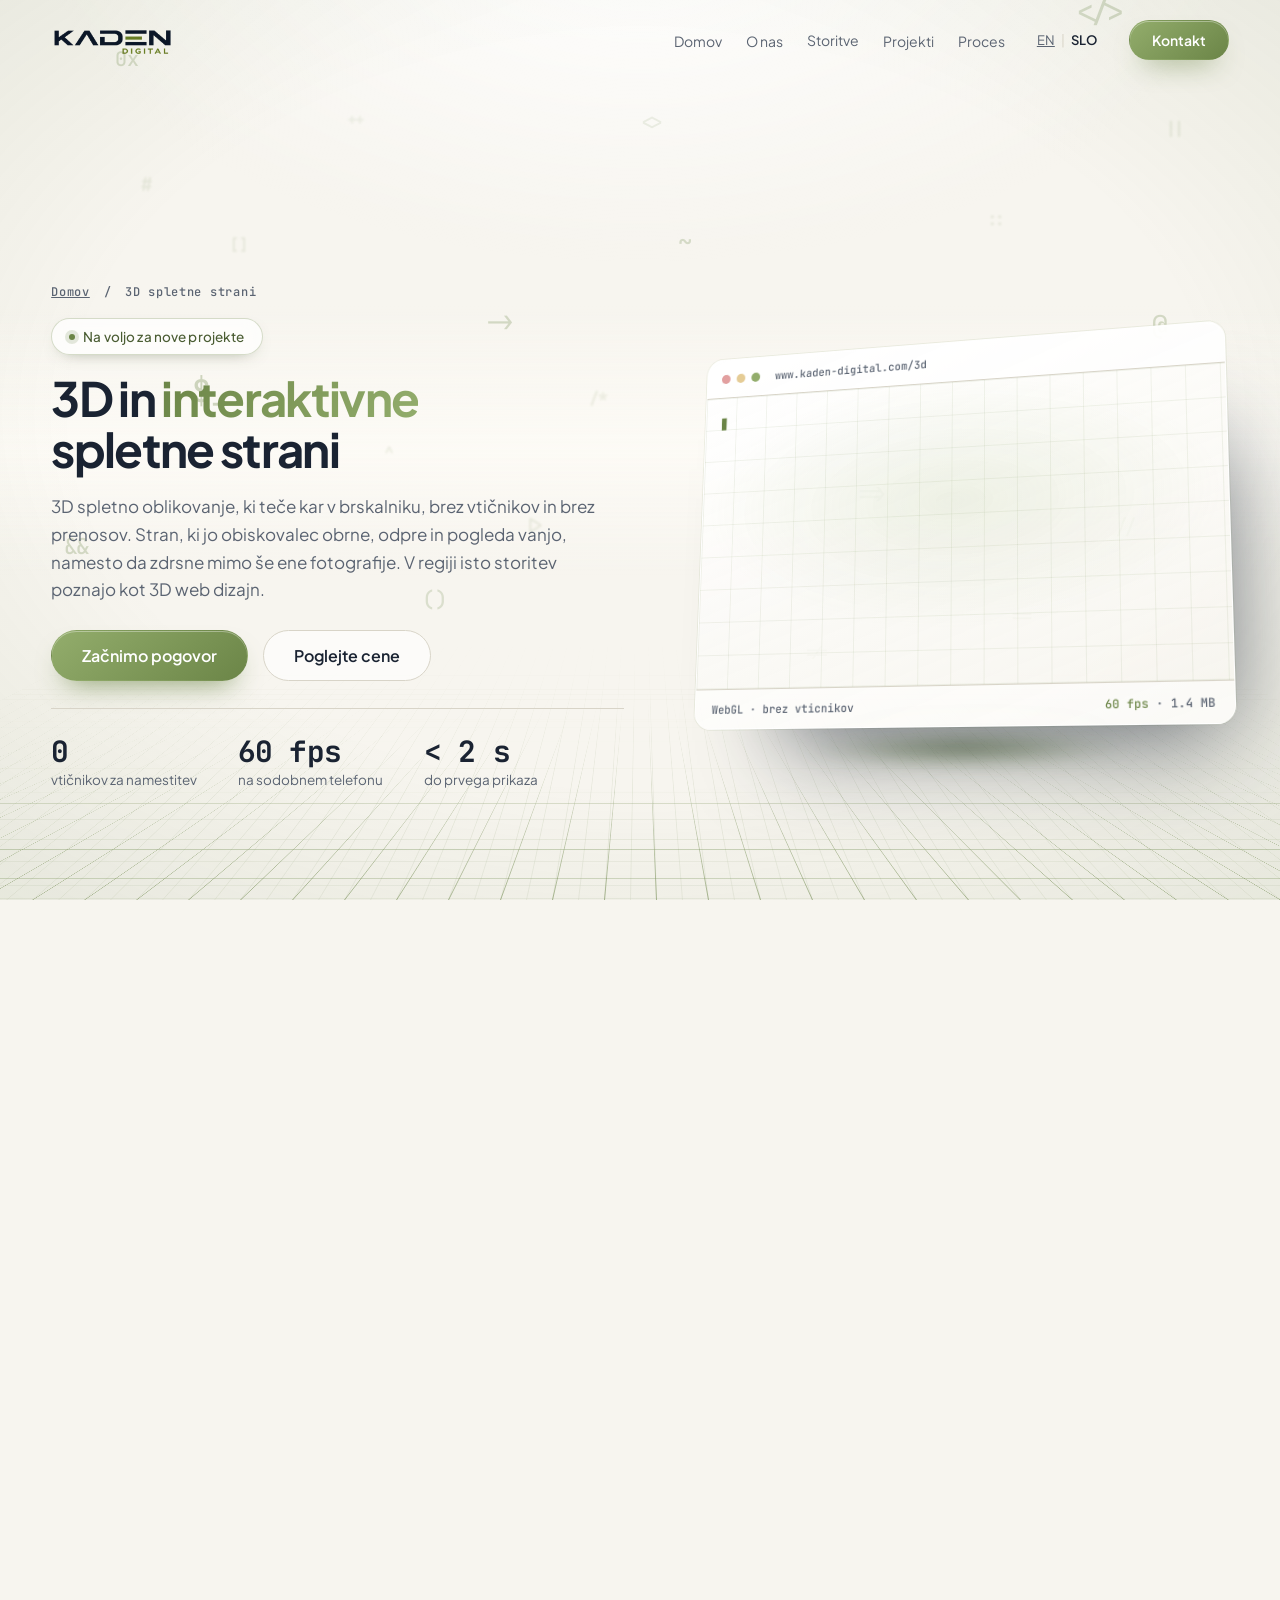
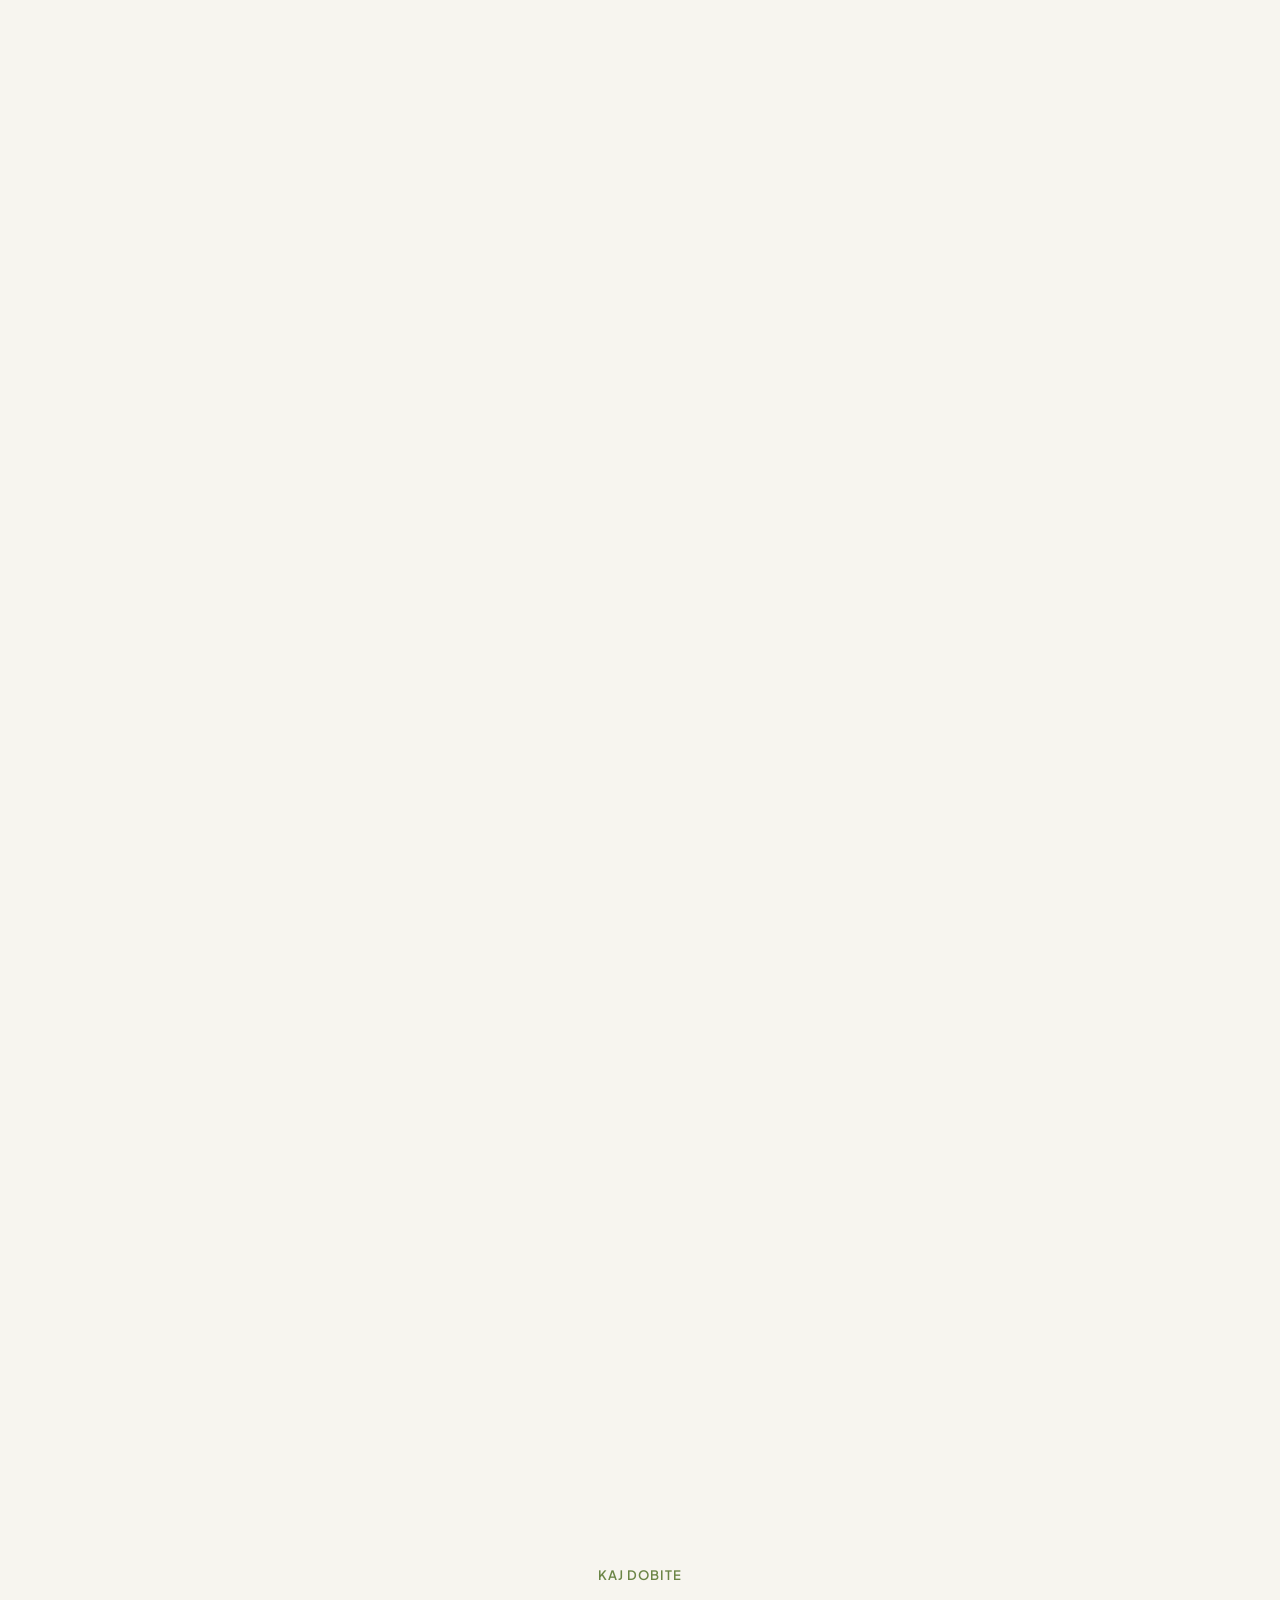
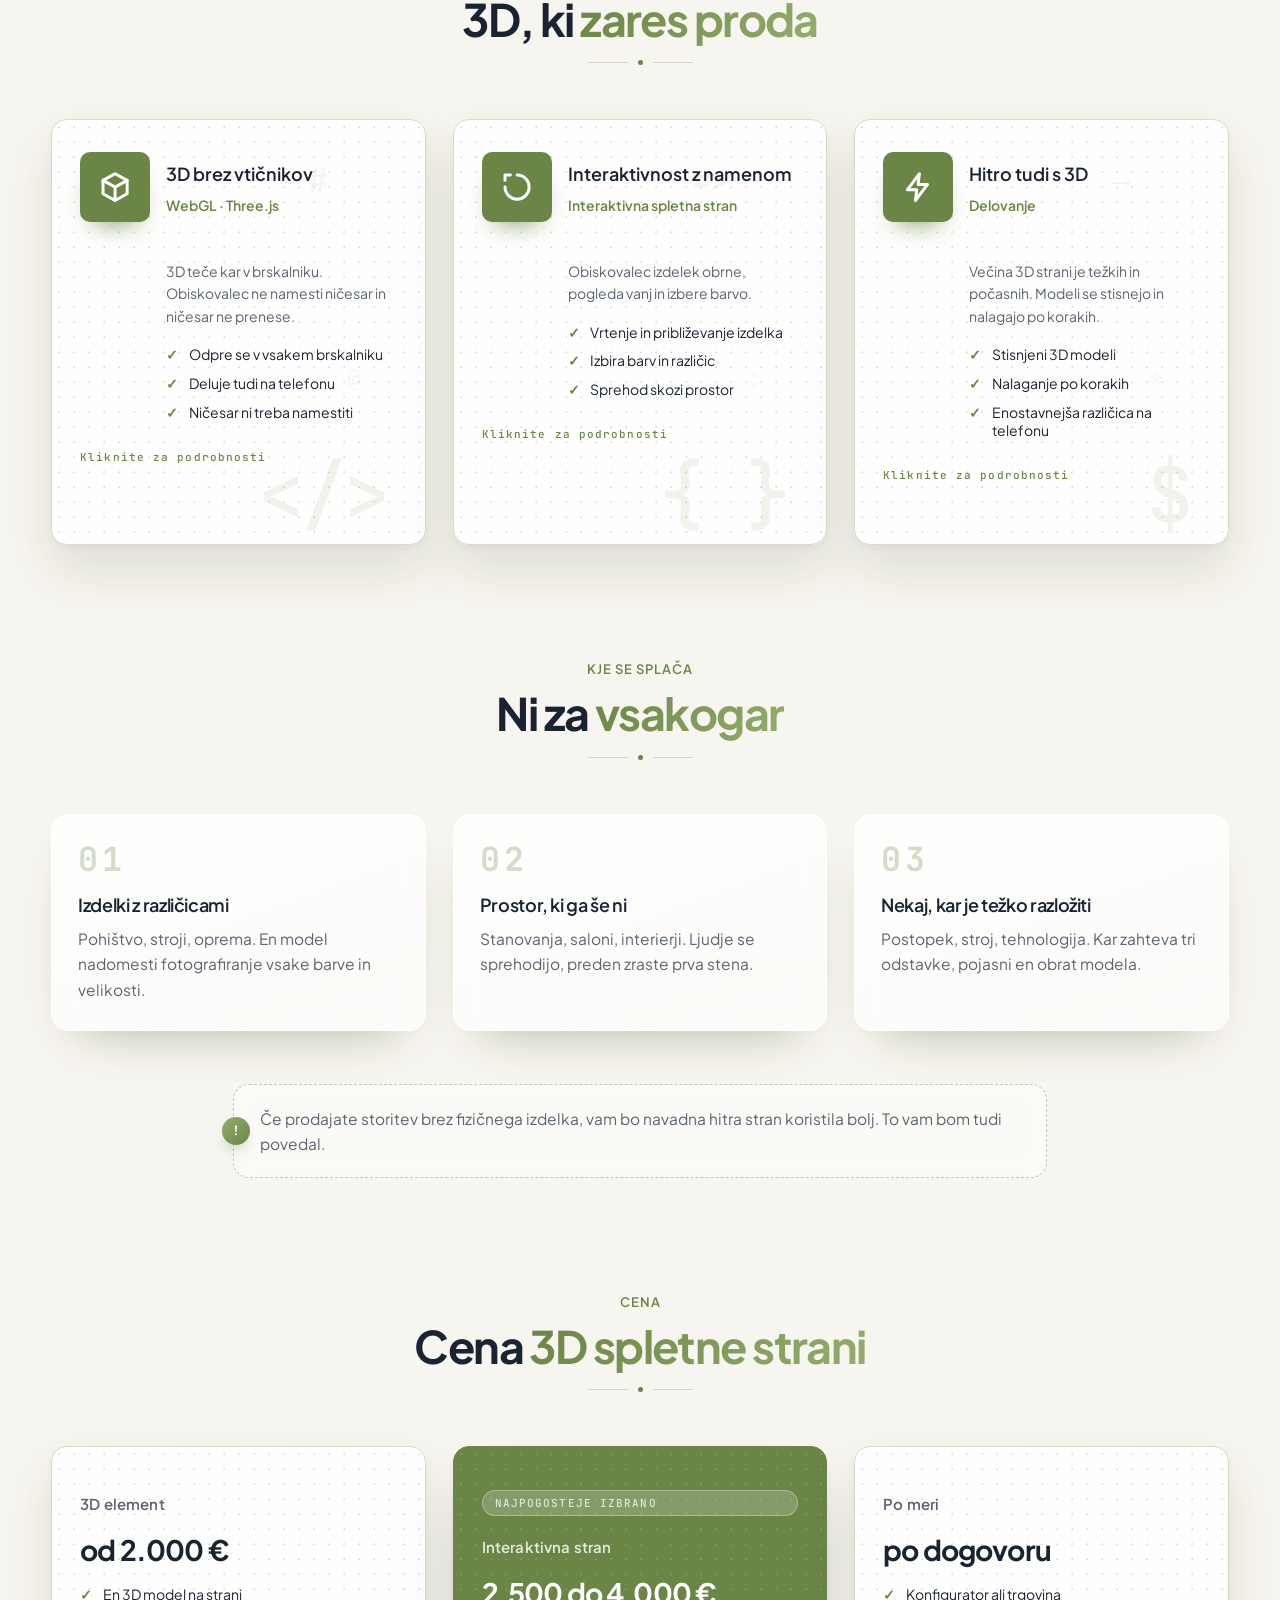
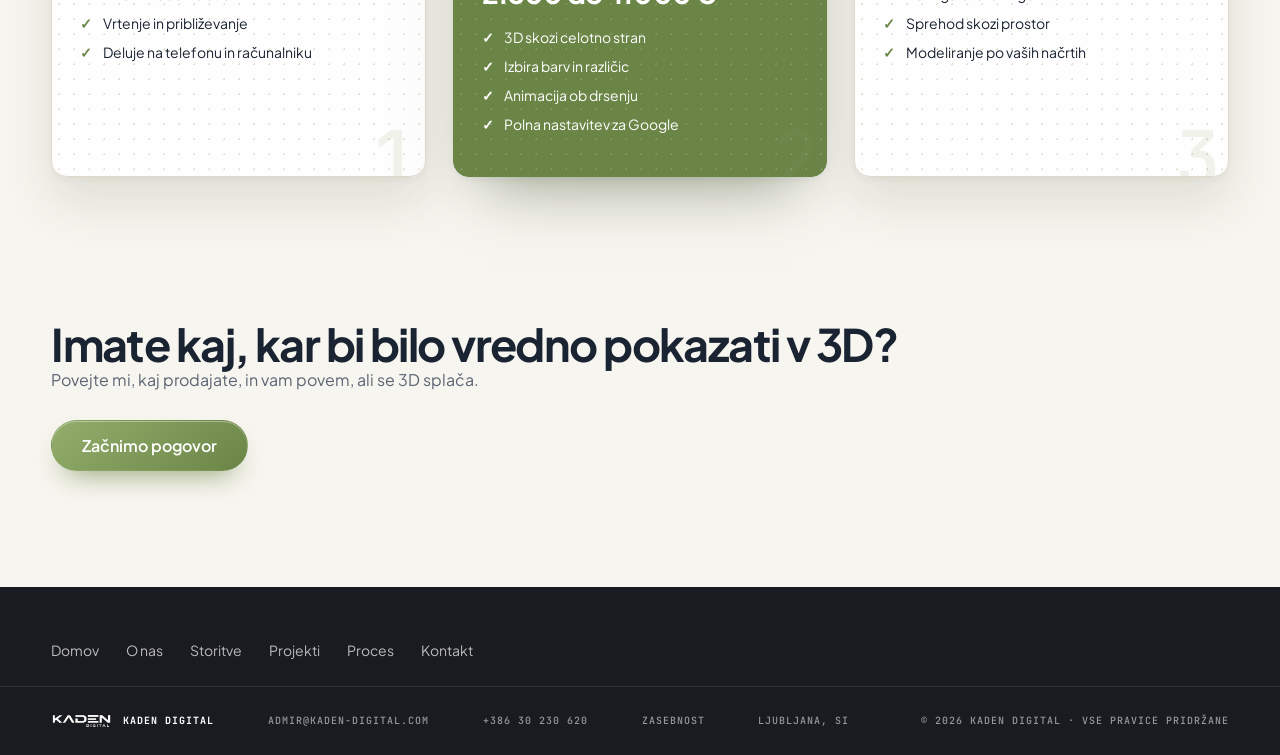
<file: 3dspletnestrani.html>
<!DOCTYPE html>
<html lang="sl">
<head>
  <meta charset="UTF-8">
  <meta name="viewport" content="width=device-width, initial-scale=1.0">

  <title>3D spletne strani in 3D spletno oblikovanje | Kaden</title>

  <meta name="description" content="Izdelava 3D in interaktivnih spletnih strani. 3D spletno oblikovanje, ki teče v brskalniku brez vtičnikov. Ljubljana, Slovenija.">
  <meta name="author" content="Admir Pajić">

  <link rel="canonical" href="https://www.kaden-digital.com/3dspletnestrani.html">
  <!-- Ista stran v drugem jeziku. -->
  <link rel="alternate" hreflang="sl" href="https://www.kaden-digital.com/3dspletnestrani.html">
  <link rel="alternate" hreflang="en" href="https://www.kaden-digital.com/en/3d-web-design.html">
  <link rel="alternate" hreflang="x-default" href="https://www.kaden-digital.com/3dspletnestrani.html">


  <meta property="og:type" content="website">
  <meta property="og:locale" content="sl_SI">
  <meta property="og:title" content="3D spletne strani in 3D spletno oblikovanje | Kaden">
  <meta property="og:description" content="Izdelava 3D in interaktivnih spletnih strani, ki tečejo kar v brskalniku.">
  <meta property="og:url" content="https://www.kaden-digital.com/3dspletnestrani.html">
  <meta property="og:image" content="https://www.kaden-digital.com/assets/images/og-kaden.png">
  <meta property="og:image:width" content="1200">
  <meta property="og:image:height" content="630">
  <meta name="twitter:card" content="summary_large_image">

  <link rel="icon" href="assets/images/favicon-16.png" sizes="16x16" type="image/png">
  <link rel="icon" href="assets/images/favicon-32.png" sizes="32x32" type="image/png">
  <link rel="apple-touch-icon" href="assets/images/apple-touch-icon.png">

  <link rel="preload" href="assets/fonts/plus-jakarta-sans-400-latin.woff2" as="font" type="font/woff2" crossorigin>
  <link rel="preload" href="assets/fonts/plus-jakarta-sans-500-latin.woff2" as="font" type="font/woff2" crossorigin>

  <link rel="stylesheet" href="style.css">
</head>
<body>

  <!-- Prva postaja za tipkovnico: preskoci meni naravnost do vsebine. -->
  <a class="preskoci" href="#glavno">Preskoči na vsebino</a>

  <!-- PROSTOR V OZADJU — plasti se ob drsenju premikajo razlicno hitro. -->
  <div class="space" aria-hidden="true">
    <div class="space-grid space-grid-far" data-globina="0.06"></div>
    <div class="space-grid space-grid-near" data-globina="0.14"></div>
    <div class="space-haze" data-globina="0.03"></div>
    <div class="space-stars" id="spaceStars" data-globina="0.09"></div>
    <div class="space-light"></div>
    <div class="space-vignette"></div>
  </div>

  <header>
    <nav class="navbar container">
      <a href="index.html" class="logo">
        <img src="assets/images/logo-nav.webp" alt="Kaden Digital" width="420" height="96">
      </a>

      <div class="nav-right">
        <ul class="nav-links">
          <li><a href="index.html">Domov</a></li>
          <li><a href="index.html#about">O nas</a></li>
          <li class="nav-services">
            <a href="index.html#services" class="nav-dropdown-toggle">Storitve</a>
            <div class="nav-dropdown">
              <a href="razvojmobilnihaplikacij.html" class="nav-dropdown-item">Razvoj aplikacij</a>
              <a href="izdelavaspletnihstrani.html" class="nav-dropdown-item">Spletni razvoj</a>
              <a href="3dspletnestrani.html" class="nav-dropdown-item">3D spletne strani</a>
              <a href="skripteinavtomatizacija.html" class="nav-dropdown-item">Skripte in avtomatizacija</a>
            </div>
          </li>
          <li><a href="index.html#projects">Projekti</a></li>
          <li><a href="index.html#process">Proces</a></li>
        </ul>

        <div class="lang-switch">
          <a class="lang-btn" href="en/3d-web-design.html" hreflang="en" lang="en">EN</a>
          <span class="lang-divider">|</span>
          <span class="lang-btn active">SLO</span>
        </div>

        <a href="index.html#contact" class="btn btn-primary nav-cta">Kontakt</a>
      </div>

      <button class="hamburger" type="button" aria-label="Meni" aria-expanded="false" aria-controls="mobilniMeni">
        <span></span>
        <span></span>
        <span></span>
      </button>
    </nav>

    <div class="mobile-menu" id="mobilniMeni">
      <ul class="mobile-nav-links">
        <li><a href="index.html">Domov</a></li>
        <li><a href="index.html#about">O nas</a></li>
        <li><a href="index.html#services">Storitve</a></li>
        <li><a href="index.html#projects">Projekti</a></li>
        <li><a href="index.html#process">Proces</a></li>
      </ul>
      <div class="lang-switch">
          <a class="lang-btn" href="en/3d-web-design.html" hreflang="en" lang="en">EN</a>
          <span class="lang-divider">|</span>
          <span class="lang-btn active">SLO</span>
        </div>
      <a href="index.html#contact" class="btn btn-primary">Kontakt</a>
    </div>
  </header>

  <main id="glavno" tabindex="-1">

    <!-- HERO — besedilo levo, terminal in 3D scena desno -->
    <section class="storitev-uvod hero3d">
      <div class="hero3d-tir" id="hero3dTir">
        <div class="hero3d-lepilo">
          <div class="container">
            <div class="uvod-mreza-3d">

              <div class="uvod-besedilo">

                <p class="drobtine razkrij">
                  <a href="index.html">Domov</a>
                  <span>/</span>
                  <span>3D spletne strani</span>
                </p>

                <div class="badge razkrij" data-zamik="1">
                  <span class="badge-dot"></span>
                  <span>Na voljo za nove projekte</span>
                </div>

                <h1 class="hero-title naslov-ozji razkrij" data-zamik="2">
                  <span>3D in</span>
                  <span class="accent">interaktivne</span>
                  <br>
                  <span>spletne strani</span>
                </h1>

                <p class="hero-subtitle razkrij" data-zamik="3">3D spletno oblikovanje, ki teče kar v brskalniku, brez vtičnikov in brez prenosov. Stran, ki jo obiskovalec obrne, odpre in pogleda vanjo, namesto da zdrsne mimo še ene fotografije. V regiji isto storitev poznajo kot 3D web dizajn.</p>

                <div class="hero-buttons razkrij" data-zamik="4">
                  <a href="index.html#contact" class="btn btn-primary">Začnimo pogovor</a>
                  <a href="#cena" class="btn btn-secondary">Poglejte cene</a>
                </div>

                <div class="stevilke razkrij" data-zamik="5">
                  <div class="stevilka">
                    <strong>0</strong>
                    <span>vtičnikov za namestitev</span>
                  </div>
                  <div class="stevilka">
                    <strong>60 fps</strong>
                    <span>na sodobnem telefonu</span>
                  </div>
                  <div class="stevilka">
                    <strong>&lt; 2 s</strong>
                    <span>do prvega prikaza</span>
                  </div>
                </div>

              </div>

              <div class="scena3d razkrij" data-zamik="3" aria-hidden="true">
                <div class="scena3d-notranjost" id="scena3d">

                  <div class="okno3d" id="okno3d">
                    <div class="okno3d-vrh">
                      <span class="okno3d-pika"></span>
                      <span class="okno3d-pika"></span>
                      <span class="okno3d-pika"></span>
                      <span class="okno3d-url">www.kaden-digital.com/3d</span>
                    </div>

                    <div class="okno3d-oder">
                      <pre class="term" id="term"></pre>
                    </div>

                    <div class="okno3d-noga">
                      <span>WebGL &middot; brez vticnikov</span>
                      <span><em>60 fps</em> &middot; 1.4 MB</span>
                    </div>
                  </div>

                  <span class="okno3d-senca" id="okno3dSenca" aria-hidden="true"></span>

                  <div class="delci" id="delci"></div>

                  <div class="plocica plocica-1">
                    <span class="plocica-znak">3D</span>
                    <span>Model v brskalniku<small>nic za namestiti</small></span>
                  </div>
                  <div class="plocica plocica-2">
                    <span class="plocica-znak">&#9889;</span>
                    <span>Nalozi se v 1.8 s<small>tudi na telefonu</small></span>
                  </div>
                  <div class="plocica plocica-3">
                    <span class="plocica-znak">360</span>
                    <span>Obrni in poglej<small>z vseh strani</small></span>
                  </div>

                </div>
              </div>

            </div>
          </div>
        </div>
      </div>
    </section>
    <!-- KAJ DOBITE -->
    <section class="services">
      <div class="container">

        <p class="section-eyebrow razkrij">Kaj dobite</p>
        <h2 class="section-title razkrij" data-zamik="1">3D, ki <span class='accent'>zares proda</span></h2>
        <div class="title-divider razkrij" data-zamik="2">
          <span class="divider-line"></span>
          <span class="divider-dot"></span>
          <span class="divider-line"></span>
        </div>

        <div class="services-grid">

          <div class="service-card usluga-card obrnljiva razkrij" data-zamik="1">
            <span class="service-bar"></span>
           <div class="obrni-notranjost">
            <div class="obrni-lice">
            <span class="service-mark mark-1">&lt;/&gt;</span>
            <span class="service-mark mark-2">#</span>
            <span class="service-mark mark-3">@</span>
            <div class="service-card-header">
              <div class="service-icon">
                <svg width="26" height="26" viewBox="0 0 24 24" fill="none" stroke-linecap="round" stroke-linejoin="round">
                  <path d="M12 2 3 7v10l9 5 9-5V7z" style="stroke:#ffffff; stroke-width:2.2; fill:none;"/>
                  <path d="m3 7 9 5 9-5M12 12v10" style="stroke:#ffffff; stroke-width:2.2; fill:none;"/>
                </svg>
              </div>
              <div class="service-heading">
                <h3>3D brez vtičnikov</h3>
                <p class="service-stack">WebGL &middot; Three.js</p>
              </div>
            </div>
            <p class="service-desc">3D teče kar v brskalniku. Obiskovalec ne namesti ničesar in ničesar ne prenese.</p>
            <ul class="service-checklist">
              <li>Odpre se v vsakem brskalniku</li>
              <li>Deluje tudi na telefonu</li>
              <li>Ničesar ni treba namestiti</li>
            </ul>
            <p class="obrni-namig">Kliknite za podrobnosti</p>
            </div>
            <div class="obrni-hrbet">
              <h3>Zakaj je to pomembno</h3>
              <p><strong>Odpre se v vsakem brskalniku</strong> <span>pomeni, da nihče ne odpade zato, ker uporablja drug brskalnik. Chrome, Safari in Firefox pokažejo isto.</span></p>
              <p><strong>Deluje tudi na telefonu</strong> <span>pomeni, da polovica obiskovalcev, ki pride s telefona, vidi isti 3D kot tisti za računalnikom.</span></p>
              <p><strong>Ničesar ni treba namestiti</strong> <span>pomeni nič prenosov in nič vtičnikov. Vsak dodaten korak, ki ga zahtevate od obiskovalca, vas stane del njih.</span></p>
            </div>
           </div>
          </div>

          <div class="service-card usluga-card obrnljiva razkrij" data-zamik="2">
            <span class="service-bar"></span>
           <div class="obrni-notranjost">
            <div class="obrni-lice">
            <span class="service-mark mark-1">{ }</span>
            <span class="service-mark mark-2">=&gt;</span>
            <span class="service-mark mark-3">;</span>
            <div class="service-card-header">
              <div class="service-icon">
                <svg width="26" height="26" viewBox="0 0 24 24" fill="none" stroke-linecap="round" stroke-linejoin="round">
                  <path d="M12 3a9 9 0 1 1-9 9" style="stroke:#ffffff; stroke-width:2.2; fill:none;"/>
                  <path d="M3 7V3h4" style="stroke:#ffffff; stroke-width:2.2; fill:none;"/>
                </svg>
              </div>
              <div class="service-heading">
                <h3>Interaktivnost z namenom</h3>
                <p class="service-stack">Interaktivna spletna stran</p>
              </div>
            </div>
            <p class="service-desc">Obiskovalec izdelek obrne, pogleda vanj in izbere barvo.</p>
            <ul class="service-checklist">
              <li>Vrtenje in približevanje izdelka</li>
              <li>Izbira barv in različic</li>
              <li>Sprehod skozi prostor</li>
            </ul>
            <p class="obrni-namig">Kliknite za podrobnosti</p>
            </div>
            <div class="obrni-hrbet">
              <h3>Zakaj je to pomembno</h3>
              <p><strong>Vrtenje in približevanje izdelka</strong> <span>pomeni, da kupec izdelek vidi z vseh strani. Manj vprašanj pred nakupom in manj vrnjenih paketov.</span></p>
              <p><strong>Izbira barv in različic</strong> <span>pomeni, da en model nadomesti fotografiranje vsake barve. Kupec sam sestavi točno to, kar hoče naročiti.</span></p>
              <p><strong>Sprehod skozi prostor</strong> <span>pomeni, da lahko pokažete prostor, ki ga še ni. Stanovanje ali salon prodate, preden zraste prva stena.</span></p>
            </div>
           </div>
          </div>

          <div class="service-card usluga-card obrnljiva razkrij" data-zamik="3">
            <span class="service-bar"></span>
           <div class="obrni-notranjost">
            <div class="obrni-lice">
            <span class="service-mark mark-1">$</span>
            <span class="service-mark mark-2">&rarr;</span>
            <span class="service-mark mark-3">*</span>
            <div class="service-card-header">
              <div class="service-icon">
                <svg width="26" height="26" viewBox="0 0 24 24" fill="none" stroke-linecap="round" stroke-linejoin="round">
                  <path d="M13 2 4 14h7l-1 8 9-12h-7z" style="stroke:#ffffff; stroke-width:2.2; fill:none;"/>
                </svg>
              </div>
              <div class="service-heading">
                <h3>Hitro tudi s 3D</h3>
                <p class="service-stack">Delovanje</p>
              </div>
            </div>
            <p class="service-desc">Večina 3D strani je težkih in počasnih. Modeli se stisnejo in nalagajo po korakih.</p>
            <ul class="service-checklist">
              <li>Stisnjeni 3D modeli</li>
              <li>Nalaganje po korakih</li>
              <li>Enostavnejša različica na telefonu</li>
            </ul>
            <p class="obrni-namig">Kliknite za podrobnosti</p>
            </div>
            <div class="obrni-hrbet">
              <h3>Zakaj je to pomembno</h3>
              <p><strong>Stisnjeni 3D modeli</strong> <span>pomeni, da model, ki bi tehtal 40 MB, pride do obiskovalca stisnjen na nekaj megabajtov. Brez tega koraka 3D strani nihče ne dočaka.</span></p>
              <p><strong>Nalaganje po korakih</strong> <span>pomeni, da se stran pokaže takoj, 3D pa se doloži zatem. Obiskovalec ne gleda praznega zaslona.</span></p>
              <p><strong>Enostavnejša različica na telefonu</strong> <span>pomeni, da starejši telefon dobi lažjo sceno namesto zatikanja. Nihče ne odide zato, ker mu stran ne teče.</span></p>
            </div>
           </div>
          </div>

        </div>
      </div>
    </section>

    <!-- ZA KOGA -->
    <section class="services">
      <div class="container">

        <p class="section-eyebrow razkrij">Kje se splača</p>
        <h2 class="section-title razkrij" data-zamik="1">Ni za <span class='accent'>vsakogar</span></h2>
        <div class="title-divider razkrij" data-zamik="2">
          <span class="divider-line"></span>
          <span class="divider-dot"></span>
          <span class="divider-line"></span>
        </div>

        <div class="primeri">
          <div class="primer razkrij" data-zamik="1">
            <span class="primer-st">01</span>
            <h3>Izdelki z različicami</h3>
            <p>Pohištvo, stroji, oprema. En model nadomesti fotografiranje vsake barve in velikosti.</p>
          </div>
          <div class="primer razkrij" data-zamik="2">
            <span class="primer-st">02</span>
            <h3>Prostor, ki ga še ni</h3>
            <p>Stanovanja, saloni, interierji. Ljudje se sprehodijo, preden zraste prva stena.</p>
          </div>
          <div class="primer razkrij" data-zamik="3">
            <span class="primer-st">03</span>
            <h3>Nekaj, kar je težko razložiti</h3>
            <p>Postopek, stroj, tehnologija. Kar zahteva tri odstavke, pojasni en obrat modela.</p>
          </div>
        </div>

        <p class="opomba razkrij" data-zamik="4">Če prodajate storitev brez fizičnega izdelka, vam bo navadna hitra stran koristila bolj. To vam bom tudi povedal.</p>

      </div>
    </section>

    <!-- CENA -->
    <section class="services" id="cena">
      <div class="container">

        <p class="section-eyebrow razkrij">Cena</p>
        <h2 class="section-title razkrij" data-zamik="1">Cena <span class='accent'>3D spletne strani</span></h2>
        <div class="title-divider razkrij" data-zamik="2">
          <span class="divider-line"></span>
          <span class="divider-dot"></span>
          <span class="divider-line"></span>
        </div>

        <div class="services-grid">

          <div class="service-card usluga-card paket razkrij" data-zamik="1">
            <span class="service-bar"></span>
            <span class="service-mark mark-1">1</span>
            <p class="paket-ime">3D element</p>
            <p class="paket-cena">od 2.000 &euro;</p>
            <ul class="service-checklist">
              <li>En 3D model na strani</li>
              <li>Vrtenje in približevanje</li>
              <li>Deluje na telefonu in računalniku</li>
            </ul>
          </div>

          <div class="service-card usluga-card paket poudarjena razkrij" data-zamik="2">
            <span class="service-bar"></span>
            <span class="service-mark mark-1">2</span>
            <p class="paket-znacka">Najpogosteje izbrano</p>
            <p class="paket-ime">Interaktivna stran</p>
            <p class="paket-cena">2.500 do 4.000 &euro;</p>
            <ul class="service-checklist">
              <li>3D skozi celotno stran</li>
              <li>Izbira barv in različic</li>
              <li>Animacija ob drsenju</li>
              <li>Polna nastavitev za Google</li>
            </ul>
          </div>

          <div class="service-card usluga-card paket razkrij" data-zamik="3">
            <span class="service-bar"></span>
            <span class="service-mark mark-1">3</span>
            <p class="paket-ime">Po meri</p>
            <p class="paket-cena">po dogovoru</p>
            <ul class="service-checklist">
              <li>Konfigurator ali trgovina</li>
              <li>Sprehod skozi prostor</li>
              <li>Modeliranje po vaših načrtih</li>
            </ul>
          </div>

        </div>
      </div>
    </section>

    <section class="storitev-konec">
      <div class="container">
        <h2 class="section-title razkrij">Imate kaj, kar bi bilo vredno pokazati v 3D?</h2>
        <p class="hero-subtitle razkrij" data-zamik="1">Povejte mi, kaj prodajate, in vam povem, ali se 3D splača.</p>
        <div class="hero-buttons razkrij" data-zamik="2">
          <a href="index.html#contact" class="btn btn-primary">Začnimo pogovor</a>
        </div>
      </div>
    </section>

  </main>

  <footer class="footer">
    <div class="footer-top container">
      <a href="index.html">Domov</a>
      <a href="index.html#about">O nas</a>
      <a href="index.html#services">Storitve</a>
      <a href="index.html#projects">Projekti</a>
      <a href="index.html#process">Proces</a>
      <a href="index.html#contact">Kontakt</a>
    </div>

    <div class="footer-bottom container">
      <span class="footer-brand">
        <img src="assets/images/logo-nav.webp" alt="" width="420" height="96">
        Kaden Digital
      </span>
      <a class="footer-link js-mail" data-u="admir" data-d="kaden-digital.com" href="#">&nbsp;</a>
      <a class="footer-link js-tel" data-a="+386 30" data-b="230 620" href="#">&nbsp;</a>
      <a class="footer-link" href="zasebnost.html">Zasebnost</a>
      <span class="footer-geo">Ljubljana, SI</span>
      <span class="footer-copy">&copy; 2026 Kaden Digital &middot; Vse pravice pridržane</span>
    </div>
  </footer>

  <script src="script.js"></script>
</body>
</html>
</file>
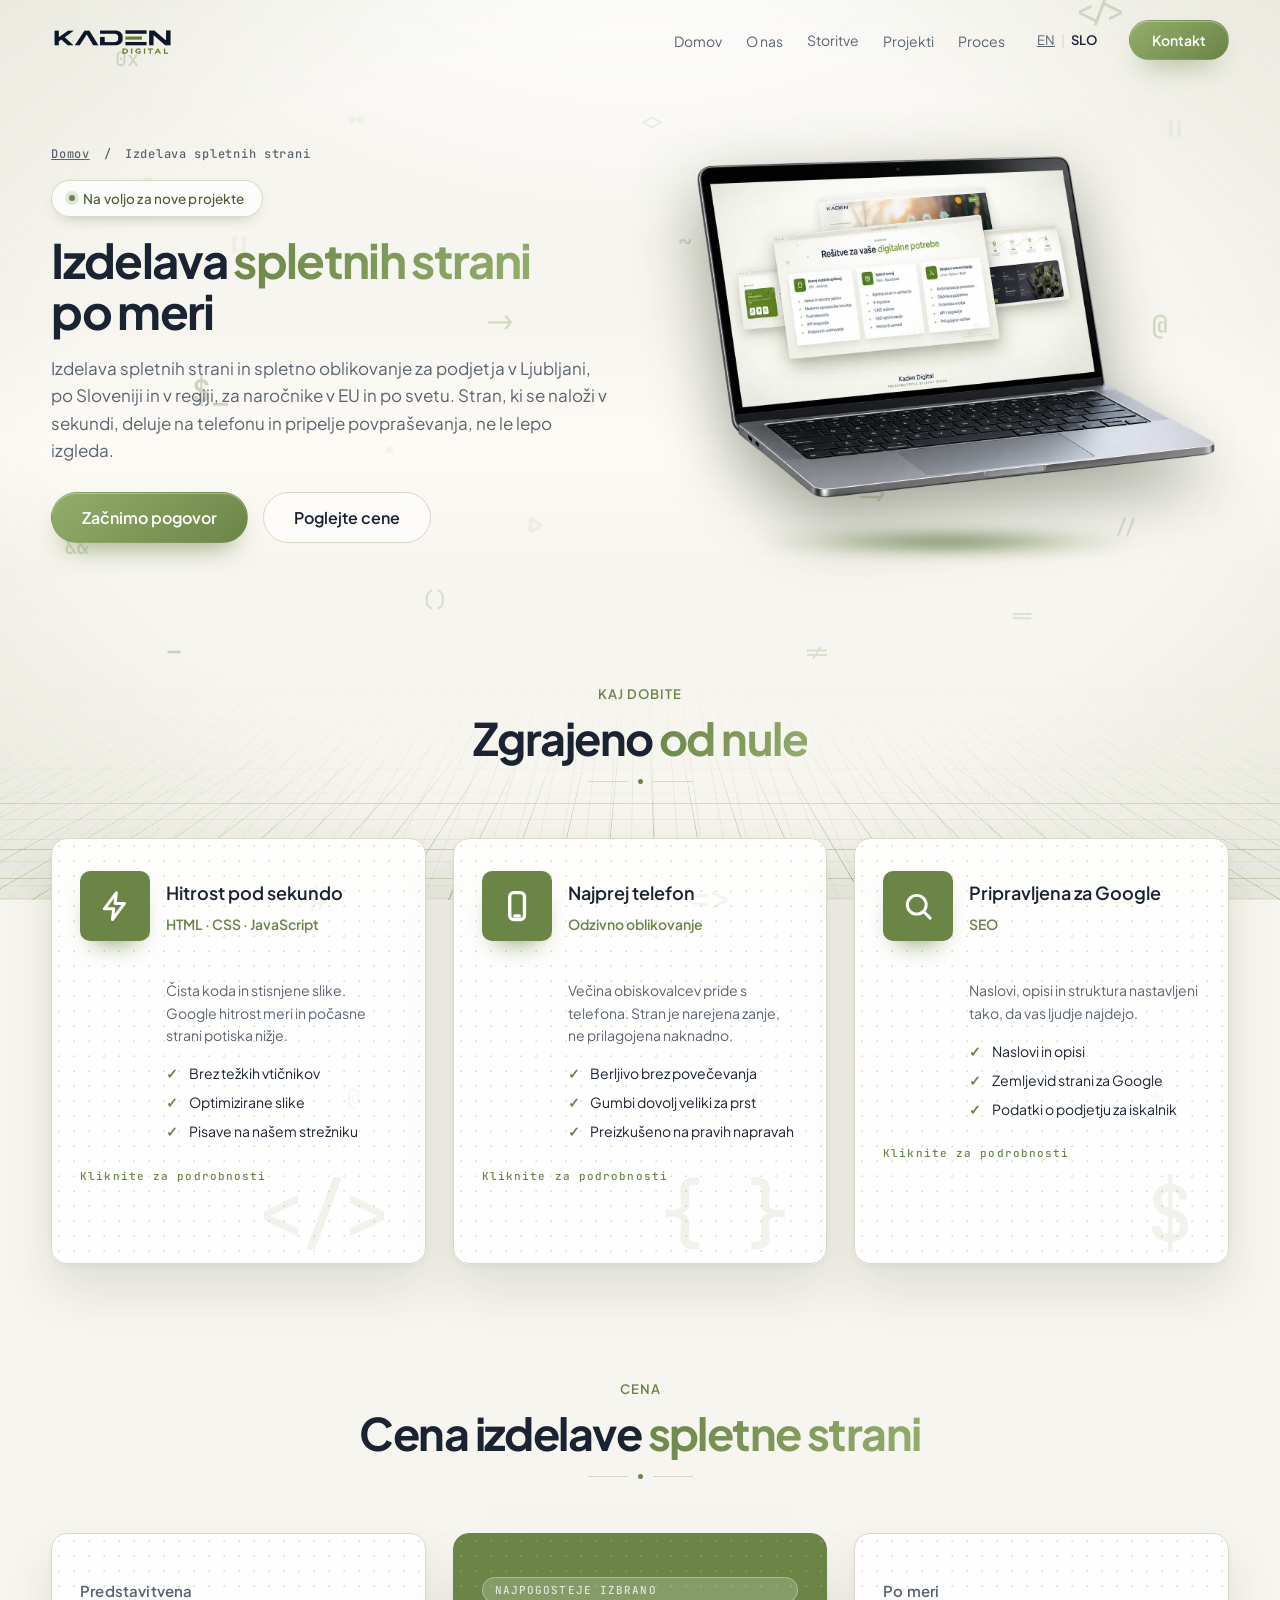
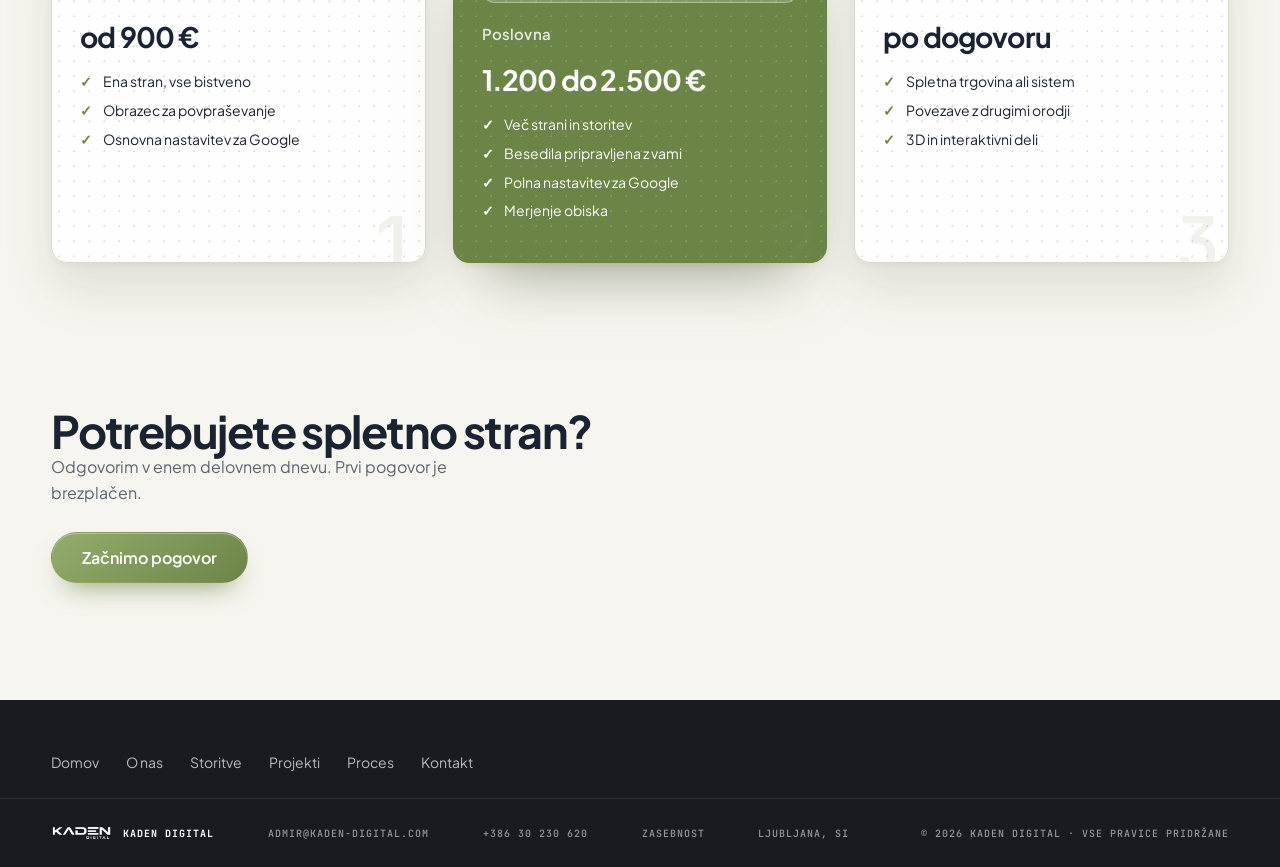
<file: izdelavaspletnihstrani.html>
<!DOCTYPE html>
<html lang="sl">
<head>
  <meta charset="UTF-8">
  <meta name="viewport" content="width=device-width, initial-scale=1.0">

  <!-- Naslov v Googlovih rezultatih. -->
  <title>Izdelava spletnih strani Ljubljana | Kaden Digital</title>

  <!-- Besedilo pod naslovom v Googlu. -->
  <meta name="description" content="Izdelava spletnih strani po meri za podjetja v Ljubljani in po Sloveniji. Hitre strani, prilagojene telefonu, jasna cena in dostava v roku.">
  <meta name="author" content="Admir Pajić">

  <!-- Pravi naslov strani. -->
  <link rel="canonical" href="https://www.kaden-digital.com/izdelavaspletnihstrani.html">
  <!-- Ista stran v drugem jeziku. -->
  <link rel="alternate" hreflang="sl" href="https://www.kaden-digital.com/izdelavaspletnihstrani.html">
  <link rel="alternate" hreflang="en" href="https://www.kaden-digital.com/en/web-development-ljubljana.html">
  <link rel="alternate" hreflang="x-default" href="https://www.kaden-digital.com/izdelavaspletnihstrani.html">


  <!-- Predogled ob deljenju. -->
  <meta property="og:type" content="website">
  <meta property="og:locale" content="sl_SI">
  <meta property="og:title" content="Izdelava spletnih strani Ljubljana | Kaden Digital">
  <meta property="og:description" content="Izdelava spletnih strani po meri za podjetja v Ljubljani in po Sloveniji. Hitre strani, jasna cena, dostava v roku.">
  <meta property="og:url" content="https://www.kaden-digital.com/izdelavaspletnihstrani.html">
  <meta property="og:image" content="https://www.kaden-digital.com/assets/images/og-kaden.png">
  <meta property="og:image:width" content="1200">
  <meta property="og:image:height" content="630">
  <meta name="twitter:card" content="summary_large_image">

  <link rel="icon" href="assets/images/favicon-16.png" sizes="16x16" type="image/png">
  <link rel="icon" href="assets/images/favicon-32.png" sizes="32x32" type="image/png">
  <link rel="apple-touch-icon" href="assets/images/apple-touch-icon.png">

  <!-- Uvodna slika se na siroko kaze takoj, telefon je ne prenasa. -->
  <link rel="preload" href="assets/images/hero-2-web.webp" as="image" fetchpriority="high" media="(min-width: 901px)">

  <!-- Pisave so na nasem strezniku. -->
  <link rel="preload" href="assets/fonts/plus-jakarta-sans-400-latin.woff2" as="font" type="font/woff2" crossorigin>
  <link rel="preload" href="assets/fonts/plus-jakarta-sans-500-latin.woff2" as="font" type="font/woff2" crossorigin>

  <link rel="stylesheet" href="style.css">
</head>
<body>

  <!-- Prva postaja za tipkovnico: preskoci meni naravnost do vsebine. -->
  <a class="preskoci" href="#glavno">Preskoči na vsebino</a>

  <!-- PROSTOR V OZADJU — enak kot na glavni strani. -->
  <div class="space" aria-hidden="true">
    <div class="space-grid space-grid-far"></div>
    <div class="space-grid space-grid-near"></div>
    <div class="space-haze"></div>
    <div class="space-stars" id="spaceStars"></div>
    <div class="space-light"></div>
    <div class="space-vignette"></div>
  </div>

  <header>
    <nav class="navbar container">
      <a href="index.html" class="logo">
        <img src="assets/images/logo-nav.webp" alt="Kaden Digital" width="420" height="96">
      </a>

      <div class="nav-right">
        <ul class="nav-links">
          <li><a href="index.html">Domov</a></li>
          <li><a href="index.html#about">O nas</a></li>
          <li class="nav-services">
            <a href="index.html#services" class="nav-dropdown-toggle">Storitve</a>
            <div class="nav-dropdown">
              <a href="index.html#services" class="nav-dropdown-item">Razvoj aplikacij</a>
              <a href="izdelavaspletnihstrani.html" class="nav-dropdown-item">Spletni razvoj</a>
              <a href="3dspletnestrani.html" class="nav-dropdown-item">3D spletne strani</a>
              <a href="skripteinavtomatizacija.html" class="nav-dropdown-item">Skripte in avtomatizacija</a>
            </div>
          </li>
          <li><a href="index.html#projects">Projekti</a></li>
          <li><a href="index.html#process">Proces</a></li>
        </ul>

        <div class="lang-switch">
          <a class="lang-btn" href="en/web-development-ljubljana.html" hreflang="en" lang="en">EN</a>
          <span class="lang-divider">|</span>
          <span class="lang-btn active">SLO</span>
        </div>

        <a href="index.html#contact" class="btn btn-primary nav-cta">Kontakt</a>
      </div>

      <button class="hamburger" type="button" aria-label="Meni" aria-expanded="false" aria-controls="mobilniMeni">
        <span></span>
        <span></span>
        <span></span>
      </button>
    </nav>

    <div class="mobile-menu" id="mobilniMeni">
      <ul class="mobile-nav-links">
        <li><a href="index.html">Domov</a></li>
        <li><a href="index.html#about">O nas</a></li>
        <li><a href="index.html#services">Storitve</a></li>
        <li><a href="index.html#projects">Projekti</a></li>
        <li><a href="index.html#process">Proces</a></li>
      </ul>
      <div class="lang-switch">
          <a class="lang-btn" href="en/web-development-ljubljana.html" hreflang="en" lang="en">EN</a>
          <span class="lang-divider">|</span>
          <span class="lang-btn active">SLO</span>
        </div>
      <a href="index.html#contact" class="btn btn-primary">Kontakt</a>
    </div>
  </header>

  <main id="glavno" tabindex="-1">

    <!-- UVOD — kljucna beseda je v naslovu in v prvem odstavku. -->
    <section class="storitev-uvod">
      <div class="container uvod-mreza">
       <div class="uvod-besedilo">

        <p class="drobtine">
          <a href="index.html">Domov</a>
          <span>/</span>
          <span>Izdelava spletnih strani</span>
        </p>

        <div class="badge">
          <span class="badge-dot"></span>
          <span>Na voljo za nove projekte</span>
        </div>

        <h1 class="hero-title">
          <span>Izdelava</span>
          <span class="accent">spletnih strani</span>
          <br>
          <span>po meri</span>
        </h1>

        <p class="hero-subtitle">Izdelava spletnih strani in spletno oblikovanje za podjetja v Ljubljani, po Sloveniji in v regiji, za naročnike v EU in po svetu. Stran, ki se naloži v sekundi, deluje na telefonu in pripelje povpraševanja, ne le lepo izgleda.</p>

        <div class="hero-buttons">
          <a href="index.html#contact" class="btn btn-primary">Začnimo pogovor</a>
          <a href="#cena" class="btn btn-secondary">Poglejte cene</a>
        </div>

       </div>

       <div class="uvod-slika">
         <span class="uvod-okvir">
           <img src="assets/images/hero-2-web.webp" alt="Spletna stran, izdelana po meri" width="1536" height="1024" fetchpriority="high" loading="lazy" decoding="async">
           <span class="uvod-senca" aria-hidden="true"></span>
         </span>
       </div>

      </div>
    </section>

    <!-- KAJ DOBITE -->
    <section class="services">
      <div class="container">

        <p class="section-eyebrow">Kaj dobite</p>
        <h2 class="section-title">Zgrajeno <span class='accent'>od nule</span></h2>
        <div class="title-divider">
          <span class="divider-line"></span>
          <span class="divider-dot"></span>
          <span class="divider-line"></span>
        </div>

        <div class="services-grid">

          <div class="service-card usluga-card obrnljiva">
            <span class="service-bar"></span>
           <div class="obrni-notranjost">
            <div class="obrni-lice">
            <span class="service-mark mark-1">&lt;/&gt;</span>
            <span class="service-mark mark-2">#</span>
            <span class="service-mark mark-3">@</span>
            <div class="service-card-header">
              <div class="service-icon">
                <svg width="26" height="26" viewBox="0 0 24 24" fill="none" stroke-linecap="round" stroke-linejoin="round">
                  <path d="M13 2 4 14h7l-1 8 9-12h-7z" style="stroke:#ffffff; stroke-width:2.2; fill:none;"/>
                </svg>
              </div>
              <div class="service-heading">
                <h3>Hitrost pod sekundo</h3>
                <p class="service-stack">HTML &middot; CSS &middot; JavaScript</p>
              </div>
            </div>
            <p class="service-desc">Čista koda in stisnjene slike. Google hitrost meri in počasne strani potiska nižje.</p>
            <ul class="service-checklist">
              <li>Brez težkih vtičnikov</li>
              <li>Optimizirane slike</li>
              <li>Pisave na našem strežniku</li>
            </ul>
            <p class="obrni-namig">Kliknite za podrobnosti</p>
            </div>
            <div class="obrni-hrbet">
              <h3>Zakaj je to pomembno</h3>
              <p><strong>Brez težkih vtičnikov</strong> <span>pomeni, da se ne nalaga nič, česar niste naročili. Vsak dodatek je čas, ki ga obiskovalec čaka.</span></p>
              <p><strong>Optimizirane slike</strong> <span>pomeni, da so fotografije stisnjene, preden gredo na splet. Ena sama nepripravljena slika lahko stran zadrži za sekunde.</span></p>
              <p><strong>Pisave na našem strežniku</strong> <span>pomeni, da se črke naložijo pri nas, ne pri tujem ponudniku. Hitreje je, hkrati pa noben podatek ne odide drugam.</span></p>
            </div>
           </div>
          </div>

          <div class="service-card usluga-card obrnljiva">
            <span class="service-bar"></span>
           <div class="obrni-notranjost">
            <div class="obrni-lice">
            <span class="service-mark mark-1">{ }</span>
            <span class="service-mark mark-2">=&gt;</span>
            <span class="service-mark mark-3">;</span>
            <div class="service-card-header">
              <div class="service-icon">
                <svg width="26" height="26" viewBox="0 0 24 24" fill="none" stroke-linecap="round" stroke-linejoin="round">
                  <rect x="6.5" y="2" width="11" height="20" rx="3" style="stroke:#ffffff; stroke-width:2.5; fill:none;"/>
                  <line x1="10.3" y1="19.3" x2="13.7" y2="19.3" style="stroke:#ffffff; stroke-width:2.5;"/>
                </svg>
              </div>
              <div class="service-heading">
                <h3>Najprej telefon</h3>
                <p class="service-stack">Odzivno oblikovanje</p>
              </div>
            </div>
            <p class="service-desc">Večina obiskovalcev pride s telefona. Stran je narejena zanje, ne prilagojena naknadno.</p>
            <ul class="service-checklist">
              <li>Berljivo brez povečevanja</li>
              <li>Gumbi dovolj veliki za prst</li>
              <li>Preizkušeno na pravih napravah</li>
            </ul>
            <p class="obrni-namig">Kliknite za podrobnosti</p>
            </div>
            <div class="obrni-hrbet">
              <h3>Zakaj je to pomembno</h3>
              <p><strong>Berljivo brez povečevanja</strong> <span>pomeni, da nihče ne rabi širiti zaslona s prsti, da bi vas prebral. Večina ljudi tega ne stori, raje odide.</span></p>
              <p><strong>Gumbi dovolj veliki za prst</strong> <span>pomeni, da ni zgrešenih klikov. Gumb, ki ga je težko zadeti, je izgubljeno povpraševanje.</span></p>
              <p><strong>Preizkušeno na pravih napravah</strong> <span>pomeni, da stran preverim na pravih telefonih, ne le na velikem zaslonu, kjer je vedno vse videti v redu.</span></p>
            </div>
           </div>
          </div>

          <div class="service-card usluga-card obrnljiva">
            <span class="service-bar"></span>
           <div class="obrni-notranjost">
            <div class="obrni-lice">
            <span class="service-mark mark-1">$</span>
            <span class="service-mark mark-2">&rarr;</span>
            <span class="service-mark mark-3">*</span>
            <div class="service-card-header">
              <div class="service-icon">
                <svg width="26" height="26" viewBox="0 0 24 24" fill="none" stroke-linecap="round" stroke-linejoin="round">
                  <circle cx="11" cy="11" r="7" style="stroke:#ffffff; stroke-width:2.2; fill:none;"/>
                  <line x1="16" y1="16" x2="21" y2="21" style="stroke:#ffffff; stroke-width:2.2;"/>
                </svg>
              </div>
              <div class="service-heading">
                <h3>Pripravljena za Google</h3>
                <p class="service-stack">SEO</p>
              </div>
            </div>
            <p class="service-desc">Naslovi, opisi in struktura nastavljeni tako, da vas ljudje najdejo.</p>
            <ul class="service-checklist">
              <li>Naslovi in opisi</li>
              <li>Zemljevid strani za Google</li>
              <li>Podatki o podjetju za iskalnik</li>
            </ul>
            <p class="obrni-namig">Kliknite za podrobnosti</p>
            </div>
            <div class="obrni-hrbet">
              <h3>Zakaj je to pomembno</h3>
              <p><strong>Naslovi in opisi</strong> <span>so tisto, kar človek prebere v Googlu, preden klikne. Če tam piše prava stvar, klikne. Če ne, gre naprej.</span></p>
              <p><strong>Zemljevid strani</strong> <span>je seznam vseh strani, ki ga damo Googlu, da mu ni treba ugibati. Nove strani tako najde v dneh, ne tednih.</span></p>
              <p><strong>Podatki o podjetju</strong> <span>so ime, kraj in telefon v obliki, ki jo Google razume. Zato se pojavite tudi, ko nekdo išče po Ljubljani.</span></p>
            </div>
           </div>
          </div>

        </div>
      </div>
    </section>

    <!-- CENA — pokriva iskanje "izdelava spletne strani cena". -->
    <section class="services" id="cena">
      <div class="container">

        <p class="section-eyebrow">Cena</p>
        <h2 class="section-title">Cena izdelave <span class='accent'>spletne strani</span></h2>
        <div class="title-divider">
          <span class="divider-line"></span>
          <span class="divider-dot"></span>
          <span class="divider-line"></span>
        </div>

        <div class="services-grid">

          <div class="service-card usluga-card paket">
            <span class="service-bar"></span>
            <span class="service-mark mark-1">1</span>
            <p class="paket-ime">Predstavitvena</p>
            <p class="paket-cena">od 900 &euro;</p>
            <ul class="service-checklist">
              <li>Ena stran, vse bistveno</li>
              <li>Obrazec za povpraševanje</li>
              <li>Osnovna nastavitev za Google</li>
            </ul>
          </div>

          <div class="service-card usluga-card paket poudarjena">
            <span class="service-bar"></span>
            <span class="service-mark mark-1">2</span>
            <p class="paket-znacka">Najpogosteje izbrano</p>
            <p class="paket-ime">Poslovna</p>
            <p class="paket-cena">1.200 do 2.500 &euro;</p>
            <ul class="service-checklist">
              <li>Več strani in storitev</li>
              <li>Besedila pripravljena z vami</li>
              <li>Polna nastavitev za Google</li>
              <li>Merjenje obiska</li>
            </ul>
          </div>

          <div class="service-card usluga-card paket">
            <span class="service-bar"></span>
            <span class="service-mark mark-1">3</span>
            <p class="paket-ime">Po meri</p>
            <p class="paket-cena">po dogovoru</p>
            <ul class="service-checklist">
              <li>Spletna trgovina ali sistem</li>
              <li>Povezave z drugimi orodji</li>
              <li>3D in interaktivni deli</li>
            </ul>
          </div>

        </div>
      </div>
    </section>

    <!-- ZAKLJUCEK -->
    <section class="storitev-konec">
      <div class="container">
        <h2 class="section-title">Potrebujete spletno stran?</h2>
        <p class="hero-subtitle">Odgovorim v enem delovnem dnevu. Prvi pogovor je brezplačen.</p>
        <div class="hero-buttons">
          <a href="index.html#contact" class="btn btn-primary">Začnimo pogovor</a>
        </div>
      </div>
    </section>

  </main>

  <footer class="footer">
    <div class="footer-top container">
      <a href="index.html">Domov</a>
      <a href="index.html#about">O nas</a>
      <a href="index.html#services">Storitve</a>
      <a href="index.html#projects">Projekti</a>
      <a href="index.html#process">Proces</a>
      <a href="index.html#contact">Kontakt</a>
    </div>

    <div class="footer-bottom container">
      <span class="footer-brand">
        <img src="assets/images/logo-nav.webp" alt="" width="420" height="96">
        Kaden Digital
      </span>
      <a class="footer-link js-mail" data-u="admir" data-d="kaden-digital.com" href="#">&nbsp;</a>
      <a class="footer-link js-tel" data-a="+386 30" data-b="230 620" href="#">&nbsp;</a>
      <a class="footer-link" href="zasebnost.html">Zasebnost</a>
      <span class="footer-geo">Ljubljana, SI</span>
      <span class="footer-copy">&copy; 2026 Kaden Digital &middot; Vse pravice pridržane</span>
    </div>
  </footer>

  <script src="script.js"></script>
</body>
</html>
</file>
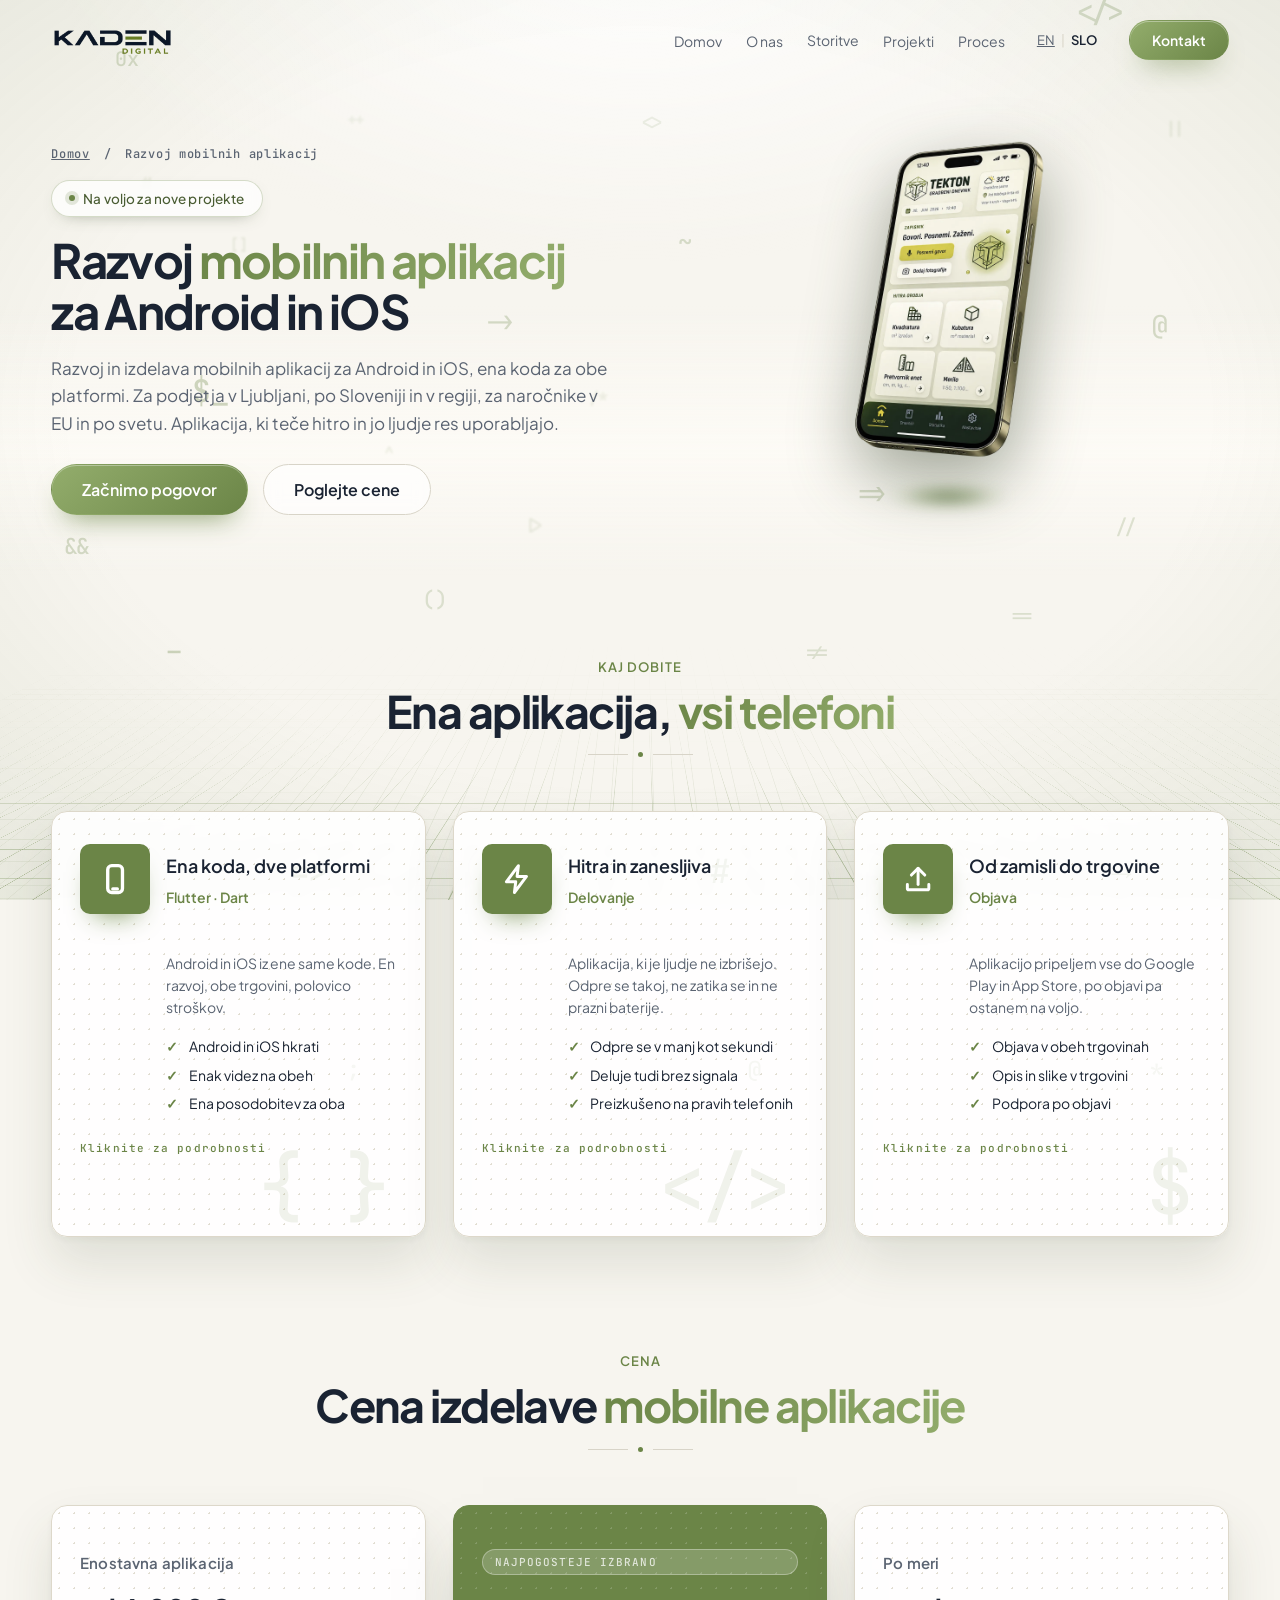
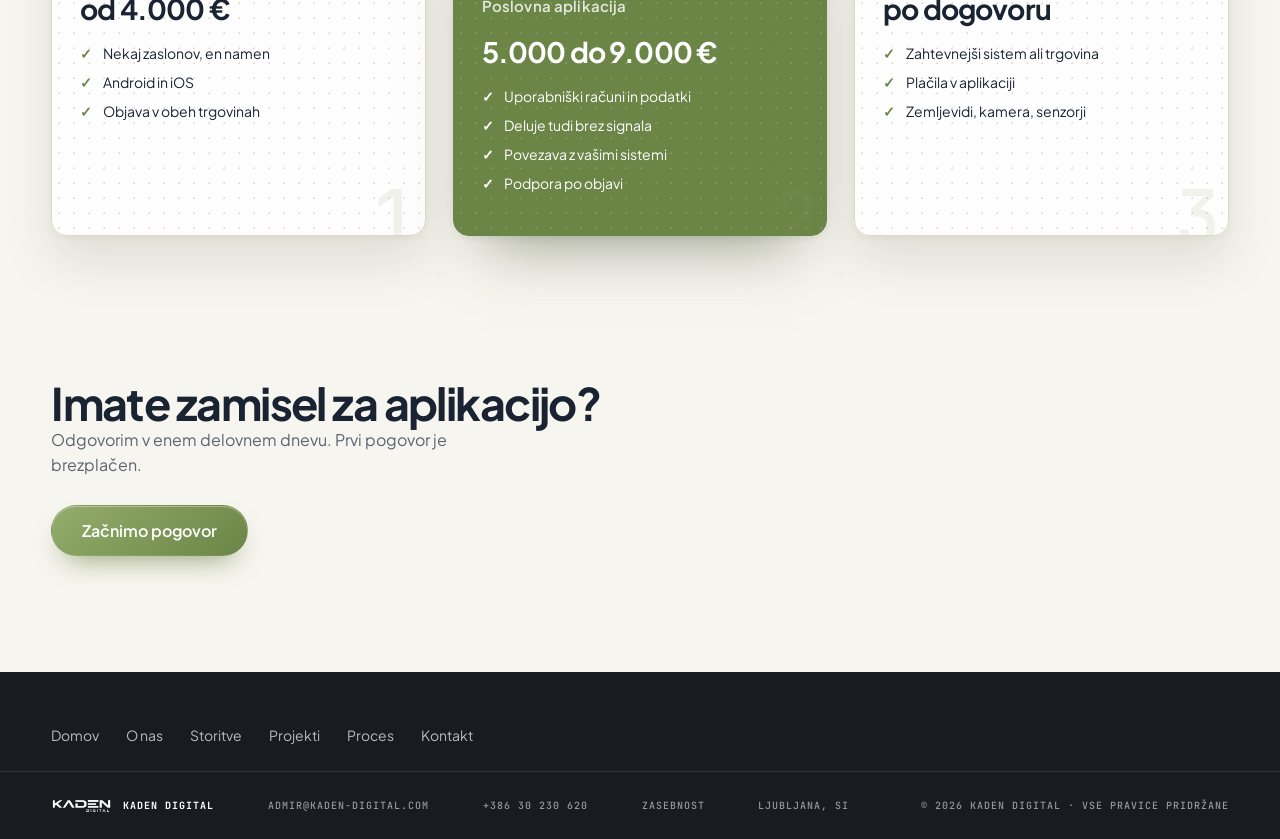
<file: razvojmobilnihaplikacij.html>
<!DOCTYPE html>
<html lang="sl">
<head>
  <meta charset="UTF-8">
  <meta name="viewport" content="width=device-width, initial-scale=1.0">

  <!-- Naslov v Googlovih rezultatih. -->
  <title>Razvoj mobilnih aplikacij za Android in iOS | Kaden Digital</title>

  <!-- Besedilo pod naslovom v Googlu. -->
  <meta name="description" content="Razvoj in izdelava mobilnih aplikacij za Android in iOS. Ena koda za obe platformi, jasna cena in dostava v roku. Ljubljana, Slovenija.">
  <meta name="author" content="Admir Pajić">

  <!-- Pravi naslov strani. -->
  <link rel="canonical" href="https://www.kaden-digital.com/razvojmobilnihaplikacij.html">
  <!-- Ista stran v drugem jeziku. -->
  <link rel="alternate" hreflang="sl" href="https://www.kaden-digital.com/razvojmobilnihaplikacij.html">
  <link rel="alternate" hreflang="en" href="https://www.kaden-digital.com/en/mobile-app-development.html">
  <link rel="alternate" hreflang="x-default" href="https://www.kaden-digital.com/razvojmobilnihaplikacij.html">


  <!-- Predogled ob deljenju. -->
  <meta property="og:type" content="website">
  <meta property="og:locale" content="sl_SI">
  <meta property="og:title" content="Razvoj mobilnih aplikacij za Android in iOS | Kaden Digital">
  <meta property="og:description" content="Razvoj in izdelava mobilnih aplikacij za Android in iOS. Ena koda za obe platformi, jasna cena, dostava v roku.">
  <meta property="og:url" content="https://www.kaden-digital.com/razvojmobilnihaplikacij.html">
  <meta property="og:image" content="https://www.kaden-digital.com/assets/images/og-kaden.png">
  <meta property="og:image:width" content="1200">
  <meta property="og:image:height" content="630">
  <meta name="twitter:card" content="summary_large_image">

  <link rel="icon" href="assets/images/favicon-16.png" sizes="16x16" type="image/png">
  <link rel="icon" href="assets/images/favicon-32.png" sizes="32x32" type="image/png">
  <link rel="apple-touch-icon" href="assets/images/apple-touch-icon.png">

  <!-- Uvodna slika se na siroko kaze takoj, telefon je ne prenasa. -->
  <link rel="preload" href="assets/images/hero-1-app.webp" as="image" fetchpriority="high" media="(min-width: 901px)">

  <!-- Pisave so na nasem strezniku. -->
  <link rel="preload" href="assets/fonts/plus-jakarta-sans-400-latin.woff2" as="font" type="font/woff2" crossorigin>
  <link rel="preload" href="assets/fonts/plus-jakarta-sans-500-latin.woff2" as="font" type="font/woff2" crossorigin>

  <link rel="stylesheet" href="style.css">
</head>
<body>

  <!-- Prva postaja za tipkovnico: preskoci meni naravnost do vsebine. -->
  <a class="preskoci" href="#glavno">Preskoči na vsebino</a>

  <!-- PROSTOR V OZADJU — enak kot na glavni strani. -->
  <div class="space" aria-hidden="true">
    <div class="space-grid space-grid-far"></div>
    <div class="space-grid space-grid-near"></div>
    <div class="space-haze"></div>
    <div class="space-stars" id="spaceStars"></div>
    <div class="space-light"></div>
    <div class="space-vignette"></div>
  </div>

  <header>
    <nav class="navbar container">
      <a href="index.html" class="logo">
        <img src="assets/images/logo-nav.webp" alt="Kaden Digital" width="420" height="96">
      </a>

      <div class="nav-right">
        <ul class="nav-links">
          <li><a href="index.html">Domov</a></li>
          <li><a href="index.html#about">O nas</a></li>
          <li class="nav-services">
            <a href="index.html#services" class="nav-dropdown-toggle">Storitve</a>
            <div class="nav-dropdown">
              <a href="razvojmobilnihaplikacij.html" class="nav-dropdown-item">Razvoj aplikacij</a>
              <a href="izdelavaspletnihstrani.html" class="nav-dropdown-item">Spletni razvoj</a>
              <a href="3dspletnestrani.html" class="nav-dropdown-item">3D spletne strani</a>
              <a href="skripteinavtomatizacija.html" class="nav-dropdown-item">Skripte in avtomatizacija</a>
            </div>
          </li>
          <li><a href="index.html#projects">Projekti</a></li>
          <li><a href="index.html#process">Proces</a></li>
        </ul>

        <div class="lang-switch">
          <a class="lang-btn" href="en/mobile-app-development.html" hreflang="en" lang="en">EN</a>
          <span class="lang-divider">|</span>
          <span class="lang-btn active">SLO</span>
        </div>

        <a href="index.html#contact" class="btn btn-primary nav-cta">Kontakt</a>
      </div>

      <button class="hamburger" type="button" aria-label="Meni" aria-expanded="false" aria-controls="mobilniMeni">
        <span></span>
        <span></span>
        <span></span>
      </button>
    </nav>

    <div class="mobile-menu" id="mobilniMeni">
      <ul class="mobile-nav-links">
        <li><a href="index.html">Domov</a></li>
        <li><a href="index.html#about">O nas</a></li>
        <li><a href="index.html#services">Storitve</a></li>
        <li><a href="index.html#projects">Projekti</a></li>
        <li><a href="index.html#process">Proces</a></li>
      </ul>
      <div class="lang-switch">
          <a class="lang-btn" href="en/mobile-app-development.html" hreflang="en" lang="en">EN</a>
          <span class="lang-divider">|</span>
          <span class="lang-btn active">SLO</span>
        </div>
      <a href="index.html#contact" class="btn btn-primary">Kontakt</a>
    </div>
  </header>

  <main id="glavno" tabindex="-1">

    <!-- UVOD — kljucna beseda je v naslovu in v prvem odstavku. -->
    <section class="storitev-uvod">
      <div class="container uvod-mreza">
       <div class="uvod-besedilo">

        <p class="drobtine">
          <a href="index.html">Domov</a>
          <span>/</span>
          <span>Razvoj mobilnih aplikacij</span>
        </p>

        <div class="badge">
          <span class="badge-dot"></span>
          <span>Na voljo za nove projekte</span>
        </div>

        <h1 class="hero-title naslov-ozji">
          <span>Razvoj</span>
          <span class="accent">mobilnih aplikacij</span>
          <br>
          <span>za Android in iOS</span>
        </h1>

                <p class="hero-subtitle">Razvoj in izdelava mobilnih aplikacij za Android in iOS, ena koda za obe platformi. Za podjetja v Ljubljani, po Sloveniji in v regiji, za naročnike v EU in po svetu. Aplikacija, ki teče hitro in jo ljudje res uporabljajo.</p>

        <div class="hero-buttons">
          <a href="index.html#contact" class="btn btn-primary">Začnimo pogovor</a>
          <a href="#cena" class="btn btn-secondary">Poglejte cene</a>
        </div>

       </div>

       <div class="uvod-slika uvod-slika-pokoncna">
         <span class="uvod-okvir">
           <img src="assets/images/hero-1-app.webp" alt="Mobilna aplikacija za Android in iOS" width="1024" height="1536" fetchpriority="high" loading="lazy" decoding="async">
           <span class="uvod-senca" aria-hidden="true"></span>
         </span>
       </div>

      </div>
    </section>

    <!-- KAJ DOBITE -->
    <section class="services">
      <div class="container">

        <p class="section-eyebrow">Kaj dobite</p>
        <h2 class="section-title">Ena aplikacija, <span class='accent'>vsi telefoni</span></h2>
        <div class="title-divider">
          <span class="divider-line"></span>
          <span class="divider-dot"></span>
          <span class="divider-line"></span>
        </div>

        <div class="services-grid">

          <div class="service-card usluga-card obrnljiva">
            <span class="service-bar"></span>
           <div class="obrni-notranjost">
            <div class="obrni-lice">
            <span class="service-mark mark-1">{ }</span>
            <span class="service-mark mark-2">=&gt;</span>
            <span class="service-mark mark-3">;</span>
            <div class="service-card-header">
              <div class="service-icon">
                <svg width="26" height="26" viewBox="0 0 24 24" fill="none" stroke-linecap="round" stroke-linejoin="round">
                  <rect x="6.5" y="2" width="11" height="20" rx="3" style="stroke:#ffffff; stroke-width:2.5; fill:none;"/>
                  <line x1="10.3" y1="19.3" x2="13.7" y2="19.3" style="stroke:#ffffff; stroke-width:2.5;"/>
                </svg>
              </div>
              <div class="service-heading">
                <h3>Ena koda, dve platformi</h3>
                <p class="service-stack">Flutter &middot; Dart</p>
              </div>
            </div>
            <p class="service-desc">Android in iOS iz ene same kode. En razvoj, obe trgovini, polovico stroškov.</p>
            <ul class="service-checklist">
              <li>Android in iOS hkrati</li>
              <li>Enak videz na obeh</li>
              <li>Ena posodobitev za oba</li>
            </ul>
            <p class="obrni-namig">Kliknite za podrobnosti</p>
            </div>
            <div class="obrni-hrbet">
              <h3>Zakaj je to pomembno</h3>
              <p><strong>Android in iOS hkrati</strong> <span>pomeni, da ne plačate dveh ločenih aplikacij. Po starem se vse zgradi dvakrat.</span></p>
              <p><strong>Enak videz na obeh</strong> <span>pomeni, da vaše stranke vidijo isto aplikacijo, ne glede na to, kakšen telefon imajo.</span></p>
              <p><strong>Ena posodobitev za oba</strong> <span>pomeni, da popravek dobijo vsi hkrati, ne polovica ta teden in druga naslednji.</span></p>
            </div>
           </div>
          </div>

          <div class="service-card usluga-card obrnljiva">
            <span class="service-bar"></span>
           <div class="obrni-notranjost">
            <div class="obrni-lice">
            <span class="service-mark mark-1">&lt;/&gt;</span>
            <span class="service-mark mark-2">#</span>
            <span class="service-mark mark-3">@</span>
            <div class="service-card-header">
              <div class="service-icon">
                <svg width="26" height="26" viewBox="0 0 24 24" fill="none" stroke-linecap="round" stroke-linejoin="round">
                  <path d="M13 2 4 14h7l-1 8 9-12h-7z" style="stroke:#ffffff; stroke-width:2.2; fill:none;"/>
                </svg>
              </div>
              <div class="service-heading">
                <h3>Hitra in zanesljiva</h3>
                <p class="service-stack">Delovanje</p>
              </div>
            </div>
            <p class="service-desc">Aplikacija, ki je ljudje ne izbrišejo. Odpre se takoj, ne zatika se in ne prazni baterije.</p>
            <ul class="service-checklist">
              <li>Odpre se v manj kot sekundi</li>
              <li>Deluje tudi brez signala</li>
              <li>Preizkušeno na pravih telefonih</li>
            </ul>
            <p class="obrni-namig">Kliknite za podrobnosti</p>
            </div>
            <div class="obrni-hrbet">
              <h3>Zakaj je to pomembno</h3>
              <p><strong>Odpre se v manj kot sekundi</strong> <span>je pomembno, ker počasno aplikacijo ljudje izbrišejo prvo, ko jim zmanjka prostora.</span></p>
              <p><strong>Deluje tudi brez signala</strong> <span>pomeni, da delo na terenu ne obstane v kleti ali na njivi. Podatki se uskladijo pozneje.</span></p>
              <p><strong>Preizkušeno na pravih telefonih</strong> <span>pomeni, da jo preverim na pravih napravah, ne le v simulatorju, kjer vedno vse deluje.</span></p>
            </div>
           </div>
          </div>

          <div class="service-card usluga-card obrnljiva">
            <span class="service-bar"></span>
           <div class="obrni-notranjost">
            <div class="obrni-lice">
            <span class="service-mark mark-1">$</span>
            <span class="service-mark mark-2">&rarr;</span>
            <span class="service-mark mark-3">*</span>
            <div class="service-card-header">
              <div class="service-icon">
                <svg width="26" height="26" viewBox="0 0 24 24" fill="none" stroke-linecap="round" stroke-linejoin="round">
                  <path d="M12 16V4" style="stroke:#ffffff; stroke-width:2.2;"/>
                  <path d="m7 9 5-5 5 5" style="stroke:#ffffff; stroke-width:2.2; fill:none;"/>
                  <path d="M4 16v3a1 1 0 0 0 1 1h14a1 1 0 0 0 1-1v-3" style="stroke:#ffffff; stroke-width:2.2; fill:none;"/>
                </svg>
              </div>
              <div class="service-heading">
                <h3>Od zamisli do trgovine</h3>
                <p class="service-stack">Objava</p>
              </div>
            </div>
            <p class="service-desc">Aplikacijo pripeljem vse do Google Play in App Store, po objavi pa ostanem na voljo.</p>
            <ul class="service-checklist">
              <li>Objava v obeh trgovinah</li>
              <li>Opis in slike v trgovini</li>
              <li>Podpora po objavi</li>
            </ul>
            <p class="obrni-namig">Kliknite za podrobnosti</p>
            </div>
            <div class="obrni-hrbet">
              <h3>Zakaj je to pomembno</h3>
              <p><strong>Objava v obeh trgovinah</strong> <span>pomeni, da se s pravili Googla in Appla ne ukvarjate sami. Oba zavrneta aplikacijo zaradi drobnih formalnosti.</span></p>
              <p><strong>Opis in slike v trgovini</strong> <span>so tisto, kar ljudje vidijo pred namestitvijo. Dober opis sam po sebi prinaša prenose.</span></p>
              <p><strong>Podpora po objavi</strong> <span>pomeni, da aplikacija dela naprej, ko telefoni dobijo novo različico sistema. Brez tega nekega dne neha.</span></p>
            </div>
           </div>
          </div>

        </div>      
    </section>

    <!-- CENA — pokriva iskanje "izdelava spletne strani cena". -->
    <section class="services" id="cena">
      <div class="container">

        <p class="section-eyebrow">Cena</p>
        <h2 class="section-title">Cena izdelave <span class='accent'>mobilne aplikacije</span></h2>
        <div class="title-divider">
          <span class="divider-line"></span>
          <span class="divider-dot"></span>
          <span class="divider-line"></span>
        </div>

        <div class="services-grid">

          <div class="service-card usluga-card paket">
            <span class="service-bar"></span>
            <span class="service-mark mark-1">1</span>
            <p class="paket-ime">Enostavna aplikacija</p>
            <p class="paket-cena">od 4.000 &euro;</p>
            <ul class="service-checklist">
              <li>Nekaj zaslonov, en namen</li>
              <li>Android in iOS</li>
              <li>Objava v obeh trgovinah</li>
            </ul>
          </div>

          <div class="service-card usluga-card paket poudarjena">
            <span class="service-bar"></span>
            <span class="service-mark mark-1">2</span>
            <p class="paket-znacka">Najpogosteje izbrano</p>
            <p class="paket-ime">Poslovna aplikacija</p>
            <p class="paket-cena">5.000 do 9.000 &euro;</p>
            <ul class="service-checklist">
              <li>Uporabniški računi in podatki</li>
              <li>Deluje tudi brez signala</li>
              <li>Povezava z vašimi sistemi</li>
              <li>Podpora po objavi</li>
            </ul>
          </div>

          <div class="service-card usluga-card paket">
            <span class="service-bar"></span>
            <span class="service-mark mark-1">3</span>
            <p class="paket-ime">Po meri</p>
            <p class="paket-cena">po dogovoru</p>
            <ul class="service-checklist">
              <li>Zahtevnejši sistem ali trgovina</li>
              <li>Plačila v aplikaciji</li>
              <li>Zemljevidi, kamera, senzorji</li>
            </ul>
          </div>

        </div>
      </div>
    </section>

    <!-- ZAKLJUCEK -->
    <section class="storitev-konec">
      <div class="container">
        <h2 class="section-title">Imate zamisel za aplikacijo?</h2>
        <p class="hero-subtitle">Odgovorim v enem delovnem dnevu. Prvi pogovor je brezplačen.</p>
        <div class="hero-buttons">
          <a href="index.html#contact" class="btn btn-primary">Začnimo pogovor</a>
        </div>
      </div>
    </section>

  </main>

  <footer class="footer">
    <div class="footer-top container">
      <a href="index.html">Domov</a>
      <a href="index.html#about">O nas</a>
      <a href="index.html#services">Storitve</a>
      <a href="index.html#projects">Projekti</a>
      <a href="index.html#process">Proces</a>
      <a href="index.html#contact">Kontakt</a>
    </div>

    <div class="footer-bottom container">
      <span class="footer-brand">
        <img src="assets/images/logo-nav.webp" alt="" width="420" height="96">
        Kaden Digital
      </span>
      <a class="footer-link js-mail" data-u="admir" data-d="kaden-digital.com" href="#">&nbsp;</a>
      <a class="footer-link js-tel" data-a="+386 30" data-b="230 620" href="#">&nbsp;</a>
      <a class="footer-link" href="zasebnost.html">Zasebnost</a>
      <span class="footer-geo">Ljubljana, SI</span>
      <span class="footer-copy">&copy; 2026 Kaden Digital &middot; Vse pravice pridržane</span>
    </div>
  </footer>

  <script src="script.js"></script>
</body>
</html>
</file>
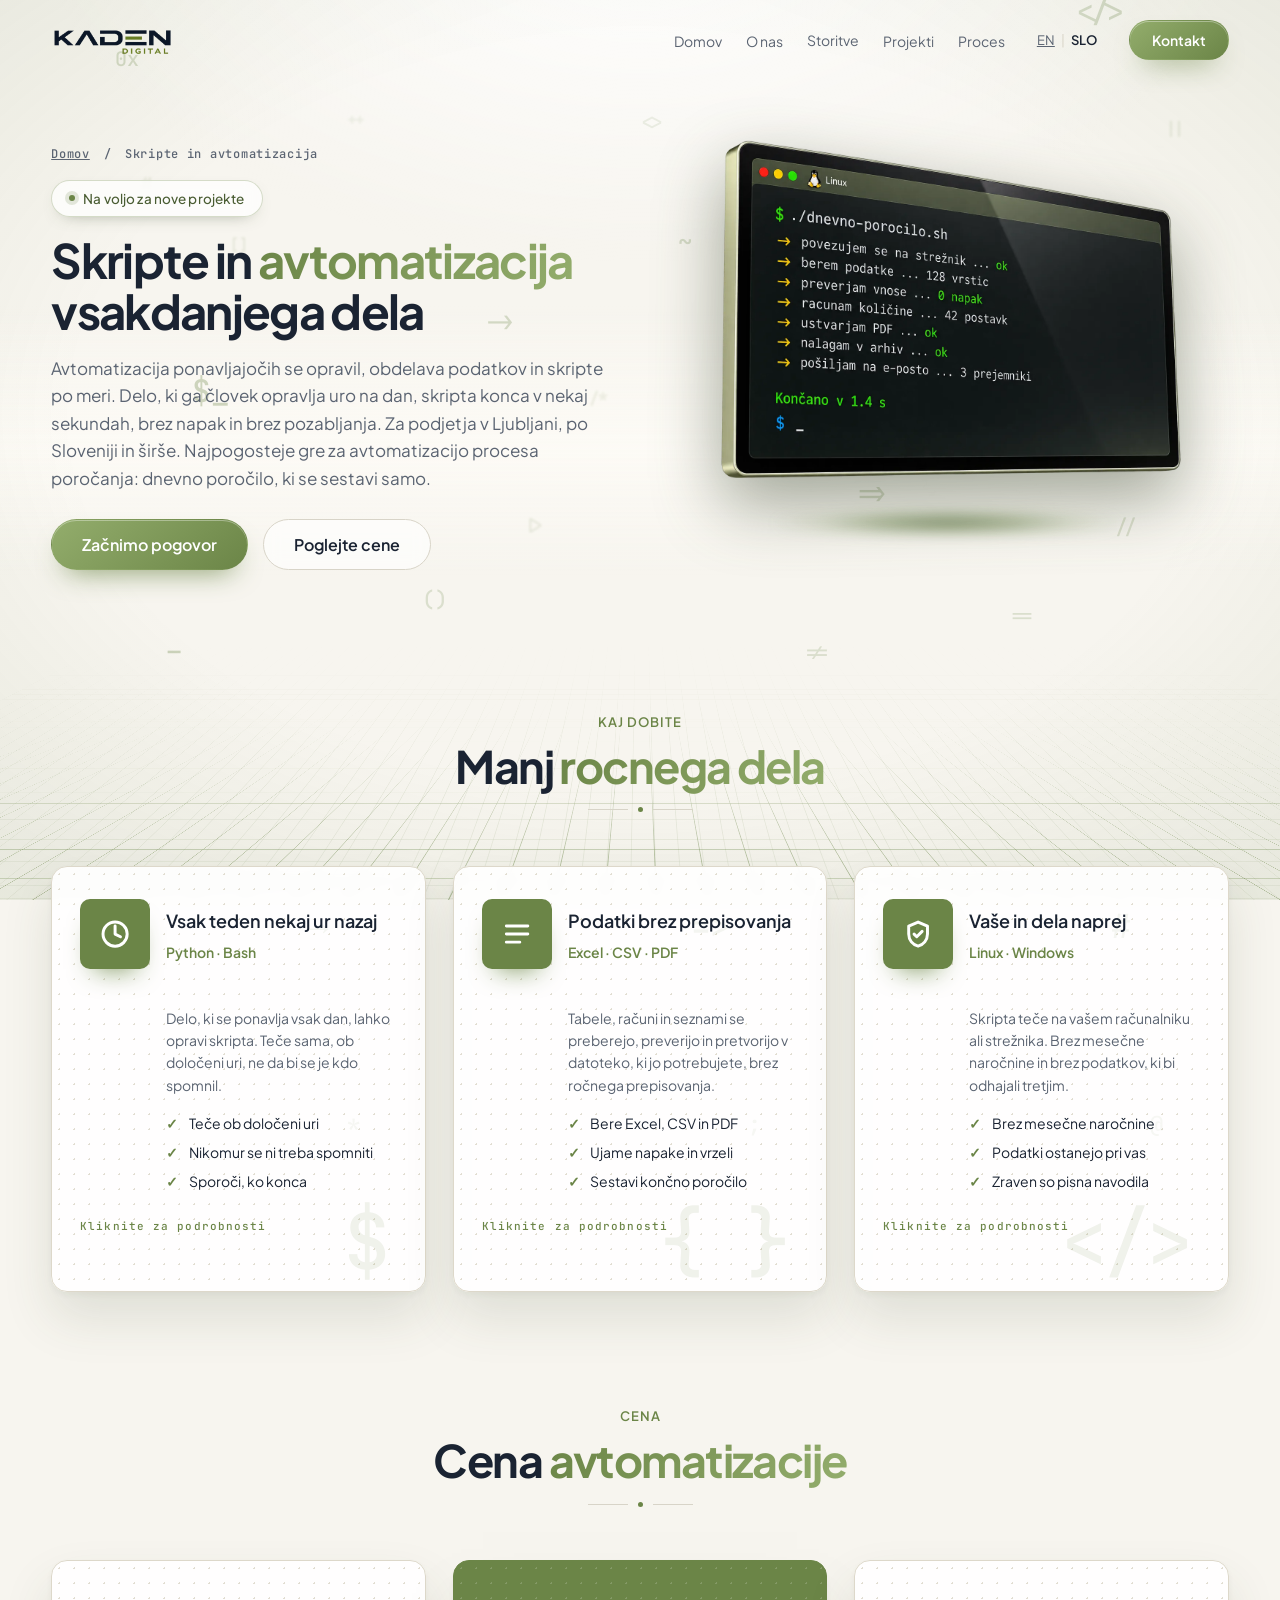
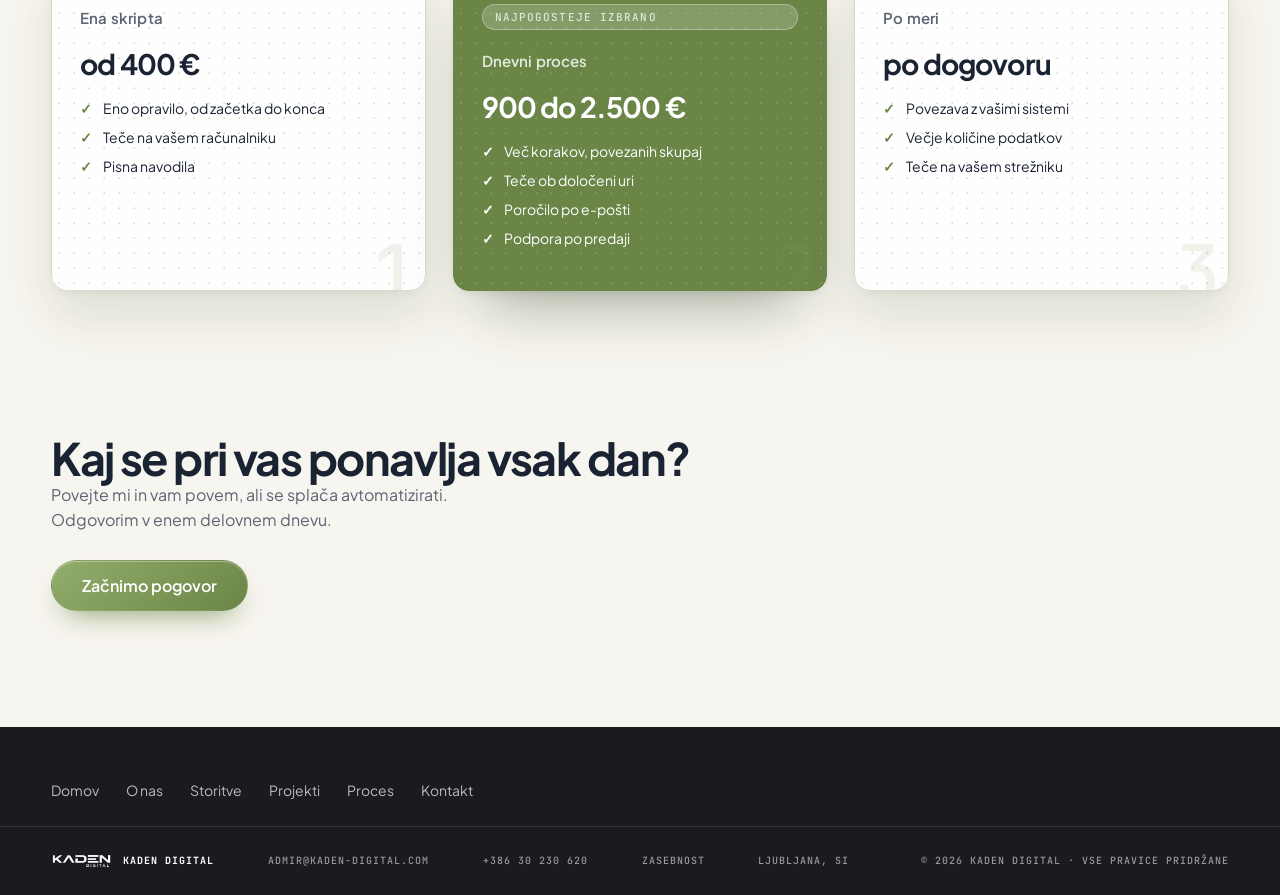
<file: skripteinavtomatizacija.html>
<!DOCTYPE html>
<html lang="sl">
<head>
  <meta charset="UTF-8">
  <meta name="viewport" content="width=device-width, initial-scale=1.0">

  <!-- Naslov v Googlovih rezultatih. -->
  <title>Skripte in avtomatizacija procesa poročanja | Kaden</title>

  <!-- Besedilo pod naslovom v Googlu. -->
  <meta name="description" content="Avtomatizacija procesa poročanja in ponavljajočih se opravil. Dnevno poročilo se sestavi samo, brez ročnega dela in brez napak. Ljubljana.">
  <meta name="author" content="Admir Pajić">

  <!-- Pravi naslov strani. -->
  <link rel="canonical" href="https://www.kaden-digital.com/skripteinavtomatizacija.html">
  <!-- Ista stran v drugem jeziku. -->
  <link rel="alternate" hreflang="sl" href="https://www.kaden-digital.com/skripteinavtomatizacija.html">
  <link rel="alternate" hreflang="en" href="https://www.kaden-digital.com/en/process-automation.html">
  <link rel="alternate" hreflang="x-default" href="https://www.kaden-digital.com/skripteinavtomatizacija.html">


  <!-- Predogled ob deljenju. -->
  <meta property="og:type" content="website">
  <meta property="og:locale" content="sl_SI">
  <meta property="og:title" content="Skripte in avtomatizacija procesa poročanja | Kaden">
  <meta property="og:description" content="Avtomatizacija procesa poročanja in ponavljajočih se opravil. Dnevno poročilo se sestavi samo, brez ročnega dela in brez napak.">
  <meta property="og:url" content="https://www.kaden-digital.com/skripteinavtomatizacija.html">
  <meta property="og:image" content="https://www.kaden-digital.com/assets/images/og-kaden.png">
  <meta property="og:image:width" content="1200">
  <meta property="og:image:height" content="630">
  <meta name="twitter:card" content="summary_large_image">

  <link rel="icon" href="assets/images/favicon-16.png" sizes="16x16" type="image/png">
  <link rel="icon" href="assets/images/favicon-32.png" sizes="32x32" type="image/png">
  <link rel="apple-touch-icon" href="assets/images/apple-touch-icon.png">

  <!-- Uvodna slika se na siroko kaze takoj, telefon je ne prenasa. -->
  <link rel="preload" href="assets/images/hero-3-term.webp" as="image" fetchpriority="high" media="(min-width: 901px)">

  <!-- Pisave so na nasem strezniku. -->
  <link rel="preload" href="assets/fonts/plus-jakarta-sans-400-latin.woff2" as="font" type="font/woff2" crossorigin>
  <link rel="preload" href="assets/fonts/plus-jakarta-sans-500-latin.woff2" as="font" type="font/woff2" crossorigin>

  <link rel="stylesheet" href="style.css">
</head>
<body>

  <!-- Prva postaja za tipkovnico: preskoci meni naravnost do vsebine. -->
  <a class="preskoci" href="#glavno">Preskoči na vsebino</a>

  <!-- PROSTOR V OZADJU — enak kot na glavni strani. -->
  <div class="space" aria-hidden="true">
    <div class="space-grid space-grid-far"></div>
    <div class="space-grid space-grid-near"></div>
    <div class="space-haze"></div>
    <div class="space-stars" id="spaceStars"></div>
    <div class="space-light"></div>
    <div class="space-vignette"></div>
  </div>

  <header>
    <nav class="navbar container">
      <a href="index.html" class="logo">
        <img src="assets/images/logo-nav.webp" alt="Kaden Digital" width="420" height="96">
      </a>

      <div class="nav-right">
        <ul class="nav-links">
          <li><a href="index.html">Domov</a></li>
          <li><a href="index.html#about">O nas</a></li>
          <li class="nav-services">
            <a href="index.html#services" class="nav-dropdown-toggle">Storitve</a>
            <div class="nav-dropdown">
              <a href="razvojmobilnihaplikacij.html" class="nav-dropdown-item">Razvoj aplikacij</a>
              <a href="izdelavaspletnihstrani.html" class="nav-dropdown-item">Spletni razvoj</a>
              <a href="3dspletnestrani.html" class="nav-dropdown-item">3D spletne strani</a>
              <a href="skripteinavtomatizacija.html" class="nav-dropdown-item">Skripte in avtomatizacija</a>
            </div>
          </li>
          <li><a href="index.html#projects">Projekti</a></li>
          <li><a href="index.html#process">Proces</a></li>
        </ul>

        <div class="lang-switch">
          <a class="lang-btn" href="en/process-automation.html" hreflang="en" lang="en">EN</a>
          <span class="lang-divider">|</span>
          <span class="lang-btn active">SLO</span>
        </div>

        <a href="index.html#contact" class="btn btn-primary nav-cta">Kontakt</a>
      </div>

      <button class="hamburger" type="button" aria-label="Meni" aria-expanded="false" aria-controls="mobilniMeni">
        <span></span>
        <span></span>
        <span></span>
      </button>
    </nav>

    <div class="mobile-menu" id="mobilniMeni">
      <ul class="mobile-nav-links">
        <li><a href="index.html">Domov</a></li>
        <li><a href="index.html#about">O nas</a></li>
        <li><a href="index.html#services">Storitve</a></li>
        <li><a href="index.html#projects">Projekti</a></li>
        <li><a href="index.html#process">Proces</a></li>
      </ul>
      <div class="lang-switch">
          <a class="lang-btn" href="en/process-automation.html" hreflang="en" lang="en">EN</a>
          <span class="lang-divider">|</span>
          <span class="lang-btn active">SLO</span>
        </div>
      <a href="index.html#contact" class="btn btn-primary">Kontakt</a>
    </div>
  </header>

  <main id="glavno" tabindex="-1">

    <section class="storitev-uvod">
      <div class="container uvod-mreza">
       <div class="uvod-besedilo">

        <p class="drobtine">
          <a href="index.html">Domov</a>
          <span>/</span>
          <span>Skripte in avtomatizacija</span>
        </p>

        <div class="badge">
          <span class="badge-dot"></span>
          <span>Na voljo za nove projekte</span>
        </div>

        <h1 class="hero-title naslov-ozji">
          <span>Skripte in</span>
          <span class="accent">avtomatizacija</span>
          <br>
          <span>vsakdanjega dela</span>
        </h1>

        <p class="hero-subtitle">Avtomatizacija ponavljajočih se opravil, obdelava podatkov in skripte po meri. Delo, ki ga človek opravlja uro na dan, skripta konca v nekaj sekundah, brez napak in brez pozabljanja. Za podjetja v Ljubljani, po Sloveniji in širše. Najpogosteje gre za avtomatizacijo procesa poročanja: dnevno poročilo, ki se sestavi samo.</p>

        <div class="hero-buttons">
          <a href="index.html#contact" class="btn btn-primary">Začnimo pogovor</a>
          <a href="#cena" class="btn btn-secondary">Poglejte cene</a>
        </div>

       </div>

       <div class="uvod-slika uvod-slika-ravna">
         <span class="uvod-okvir">
           <img src="assets/images/hero-3-term.webp" alt="Skripta za avtomatizacijo dnevnega poročila" width="1536" height="1024" fetchpriority="high" loading="lazy" decoding="async">
           <span class="uvod-senca" aria-hidden="true"></span>
         </span>
       </div>

      </div>
    </section>

    <section class="services">
      <div class="container">

        <p class="section-eyebrow">Kaj dobite</p>
        <h2 class="section-title">Manj <span class='accent'>rocnega dela</span></h2>
        <div class="title-divider">
          <span class="divider-line"></span>
          <span class="divider-dot"></span>
          <span class="divider-line"></span>
        </div>

        <div class="services-grid">

          <div class="service-card usluga-card obrnljiva">
            <span class="service-bar"></span>
           <div class="obrni-notranjost">
            <div class="obrni-lice">
            <span class="service-mark mark-1">$</span>
            <span class="service-mark mark-2">&rarr;</span>
            <span class="service-mark mark-3">*</span>
            <div class="service-card-header">
              <div class="service-icon">
                <svg width="26" height="26" viewBox="0 0 24 24" fill="none" stroke-linecap="round" stroke-linejoin="round">
                  <path d="M12 6v6l4 2" style="stroke:#ffffff; stroke-width:2.2; fill:none;"/>
                  <circle cx="12" cy="12" r="9" style="stroke:#ffffff; stroke-width:2.2; fill:none;"/>
                </svg>
              </div>
              <div class="service-heading">
                <h3>Vsak teden nekaj ur nazaj</h3>
                <p class="service-stack">Python &middot; Bash</p>
              </div>
            </div>
            <p class="service-desc">Delo, ki se ponavlja vsak dan, lahko opravi skripta. Teče sama, ob določeni uri, ne da bi se je kdo spomnil.</p>
            <ul class="service-checklist">
              <li>Teče ob določeni uri</li>
              <li>Nikomur se ni treba spomniti</li>
              <li>Sporoči, ko konca</li>
            </ul>
            <p class="obrni-namig">Kliknite za podrobnosti</p>
            </div>
            <div class="obrni-hrbet">
              <h3>Zakaj je to pomembno</h3>
              <p><strong>Teče ob določeni uri</strong> <span>pomeni, da je poročilo pripravljeno, preden sedete za mizo, ne uro potem, ko se ga nekdo spomni.</span></p>
              <p><strong>Nikomur se ni treba spomniti</strong> <span>pomeni, da opravilo ne odpade, ko je nekdo na dopustu ali bolniški.</span></p>
              <p><strong>Sporoči, ko konca</strong> <span>pomeni, da dobite sporočilo, da je slo vse skozi, ali opozorilo, če ni.</span></p>
            </div>
           </div>
          </div>

          <div class="service-card usluga-card obrnljiva">
            <span class="service-bar"></span>
           <div class="obrni-notranjost">
            <div class="obrni-lice">
            <span class="service-mark mark-1">{ }</span>
            <span class="service-mark mark-2">=&gt;</span>
            <span class="service-mark mark-3">;</span>
            <div class="service-card-header">
              <div class="service-icon">
                <svg width="26" height="26" viewBox="0 0 24 24" fill="none" stroke-linecap="round" stroke-linejoin="round">
                  <path d="M4 6h16M4 12h16M4 18h10" style="stroke:#ffffff; stroke-width:2.2;"/>
                </svg>
              </div>
              <div class="service-heading">
                <h3>Podatki brez prepisovanja</h3>
                <p class="service-stack">Excel &middot; CSV &middot; PDF</p>
              </div>
            </div>
            <p class="service-desc">Tabele, računi in seznami se preberejo, preverijo in pretvorijo v datoteko, ki jo potrebujete, brez ročnega prepisovanja.</p>
            <ul class="service-checklist">
              <li>Bere Excel, CSV in PDF</li>
              <li>Ujame napake in vrzeli</li>
              <li>Sestavi končno poročilo</li>
            </ul>
            <p class="obrni-namig">Kliknite za podrobnosti</p>
            </div>
            <div class="obrni-hrbet">
              <h3>Zakaj je to pomembno</h3>
              <p><strong>Bere Excel, CSV in PDF</strong> <span>pomeni, da delate naprej z datotekami, ki jih že imate. Ničesar ni treba spreminjati.</span></p>
              <p><strong>Ujame napake in vrzeli</strong> <span>pomeni, da manjkajoča številka ali napačen datum izplavata, preden gresta do stranke.</span></p>
              <p><strong>Sestavi končno poročilo</strong> <span>pomeni, da dobite datoteko, pripravljeno za pošlji, ne kupa podatkov, ki jih morate urediti sami.</span></p>
            </div>
           </div>
          </div>

          <div class="service-card usluga-card obrnljiva">
            <span class="service-bar"></span>
           <div class="obrni-notranjost">
            <div class="obrni-lice">
            <span class="service-mark mark-1">&lt;/&gt;</span>
            <span class="service-mark mark-2">#</span>
            <span class="service-mark mark-3">@</span>
            <div class="service-card-header">
              <div class="service-icon">
                <svg width="26" height="26" viewBox="0 0 24 24" fill="none" stroke-linecap="round" stroke-linejoin="round">
                  <path d="M12 3l7 3v6c0 4.5-3 8-7 9-4-1-7-4.5-7-9V6z" style="stroke:#ffffff; stroke-width:2.2; fill:none;"/>
                  <path d="m9 12 2 2 4-4" style="stroke:#ffffff; stroke-width:2.2; fill:none;"/>
                </svg>
              </div>
              <div class="service-heading">
                <h3>Vaše in dela naprej</h3>
                <p class="service-stack">Linux &middot; Windows</p>
              </div>
            </div>
            <p class="service-desc">Skripta teče na vašem računalniku ali strežnika. Brez mesečne naročnine in brez podatkov, ki bi odhajali tretjim.</p>
            <ul class="service-checklist">
              <li>Brez mesečne naročnine</li>
              <li>Podatki ostanejo pri vas</li>
              <li>Zraven so pisna navodila</li>
            </ul>
            <p class="obrni-namig">Kliknite za podrobnosti</p>
            </div>
            <div class="obrni-hrbet">
              <h3>Zakaj je to pomembno</h3>
              <p><strong>Brez mesečne naročnine</strong> <span>pomeni, da plačate enkrat. Gotova orodja zaračunavajo vsak mesec, večno.</span></p>
              <p><strong>Podatki ostanejo pri vas</strong> <span>pomeni, da vaše številke in vaše stranke nikoli ne potujejo na tuje strežnike.</span></p>
              <p><strong>Zraven so pisna navodila</strong> <span>pomeni, da jo lahko zažene kdorkoli v podjetju, ne le tisti, ki jo je naročil.</span></p>
            </div>
           </div>
          </div>

        </div>
      </div>
    </section>

    <section class="services" id="cena">
      <div class="container">

        <p class="section-eyebrow">Cena</p>
        <h2 class="section-title">Cena <span class='accent'>avtomatizacije</span></h2>
        <div class="title-divider">
          <span class="divider-line"></span>
          <span class="divider-dot"></span>
          <span class="divider-line"></span>
        </div>

        <div class="services-grid">

          <div class="service-card usluga-card paket">
            <span class="service-bar"></span>
            <span class="service-mark mark-1">1</span>
            <p class="paket-ime">Ena skripta</p>
            <p class="paket-cena">od 400 &euro;</p>
            <ul class="service-checklist">
              <li>Eno opravilo, od začetka do konca</li>
              <li>Teče na vašem računalniku</li>
              <li>Pisna navodila</li>
            </ul>
          </div>

          <div class="service-card usluga-card paket poudarjena">
            <span class="service-bar"></span>
            <span class="service-mark mark-1">2</span>
            <p class="paket-znacka">Najpogosteje izbrano</p>
            <p class="paket-ime">Dnevni proces</p>
            <p class="paket-cena">900 do 2.500 &euro;</p>
            <ul class="service-checklist">
              <li>Več korakov, povezanih skupaj</li>
              <li>Teče ob določeni uri</li>
              <li>Poročilo po e-pošti</li>
              <li>Podpora po predaji</li>
            </ul>
          </div>

          <div class="service-card usluga-card paket">
            <span class="service-bar"></span>
            <span class="service-mark mark-1">3</span>
            <p class="paket-ime">Po meri</p>
            <p class="paket-cena">po dogovoru</p>
            <ul class="service-checklist">
              <li>Povezava z vašimi sistemi</li>
              <li>Večje količine podatkov</li>
              <li>Teče na vašem strežniku</li>
            </ul>
          </div>

        </div>
      </div>
    </section>

    <section class="storitev-konec">
      <div class="container">
        <h2 class="section-title">Kaj se pri vas ponavlja vsak dan?</h2>
        <p class="hero-subtitle">Povejte mi in vam povem, ali se splača avtomatizirati. Odgovorim v enem delovnem dnevu.</p>
        <div class="hero-buttons">
          <a href="index.html#contact" class="btn btn-primary">Začnimo pogovor</a>
        </div>
      </div>
    </section>

  </main>

  <footer class="footer">
    <div class="footer-top container">
      <a href="index.html">Domov</a>
      <a href="index.html#about">O nas</a>
      <a href="index.html#services">Storitve</a>
      <a href="index.html#projects">Projekti</a>
      <a href="index.html#process">Proces</a>
      <a href="index.html#contact">Kontakt</a>
    </div>

    <div class="footer-bottom container">
      <span class="footer-brand">
        <img src="assets/images/logo-nav.webp" alt="" width="420" height="96">
        Kaden Digital
      </span>
      <a class="footer-link js-mail" data-u="admir" data-d="kaden-digital.com" href="#">&nbsp;</a>
      <a class="footer-link js-tel" data-a="+386 30" data-b="230 620" href="#">&nbsp;</a>
      <a class="footer-link" href="zasebnost.html">Zasebnost</a>
      <span class="footer-geo">Ljubljana, SI</span>
      <span class="footer-copy">&copy; 2026 Kaden Digital &middot; Vse pravice pridržane</span>
    </div>
  </footer>

  <script src="script.js"></script>
</body>
</html>
</file>
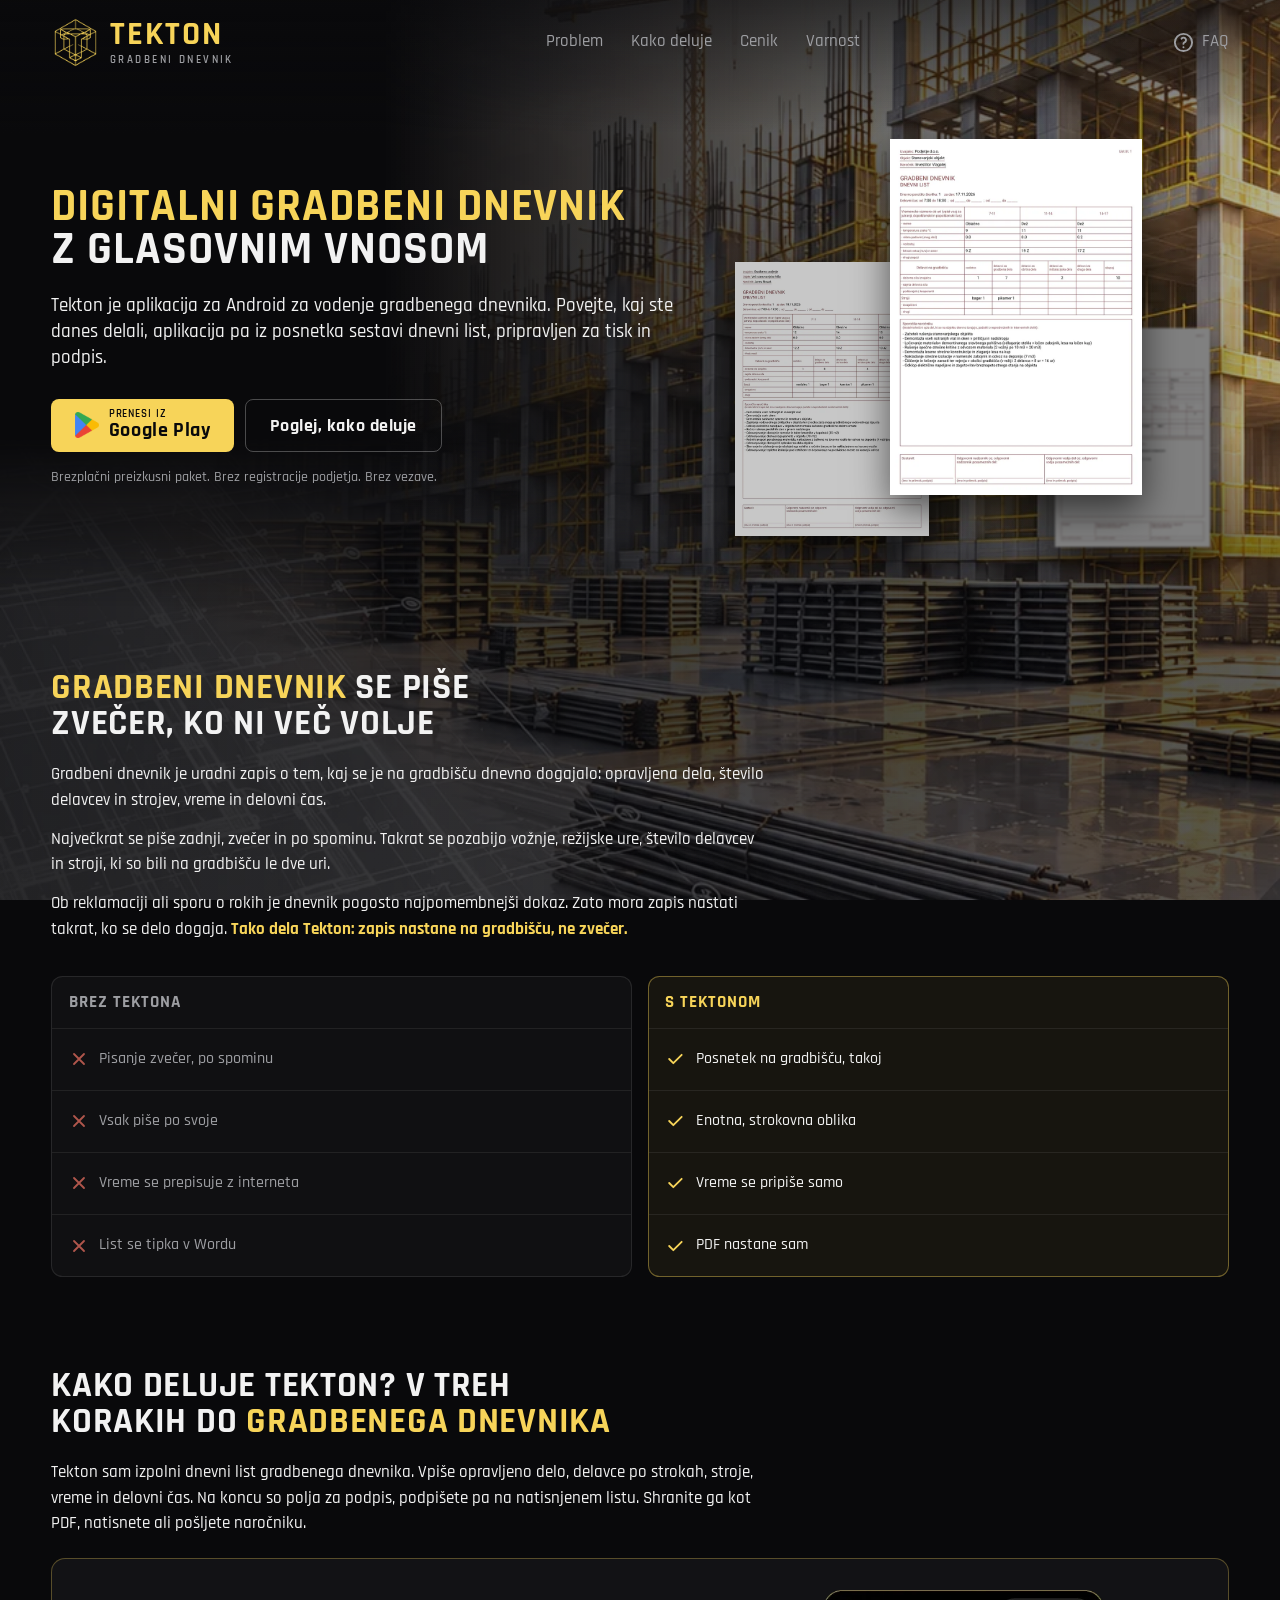
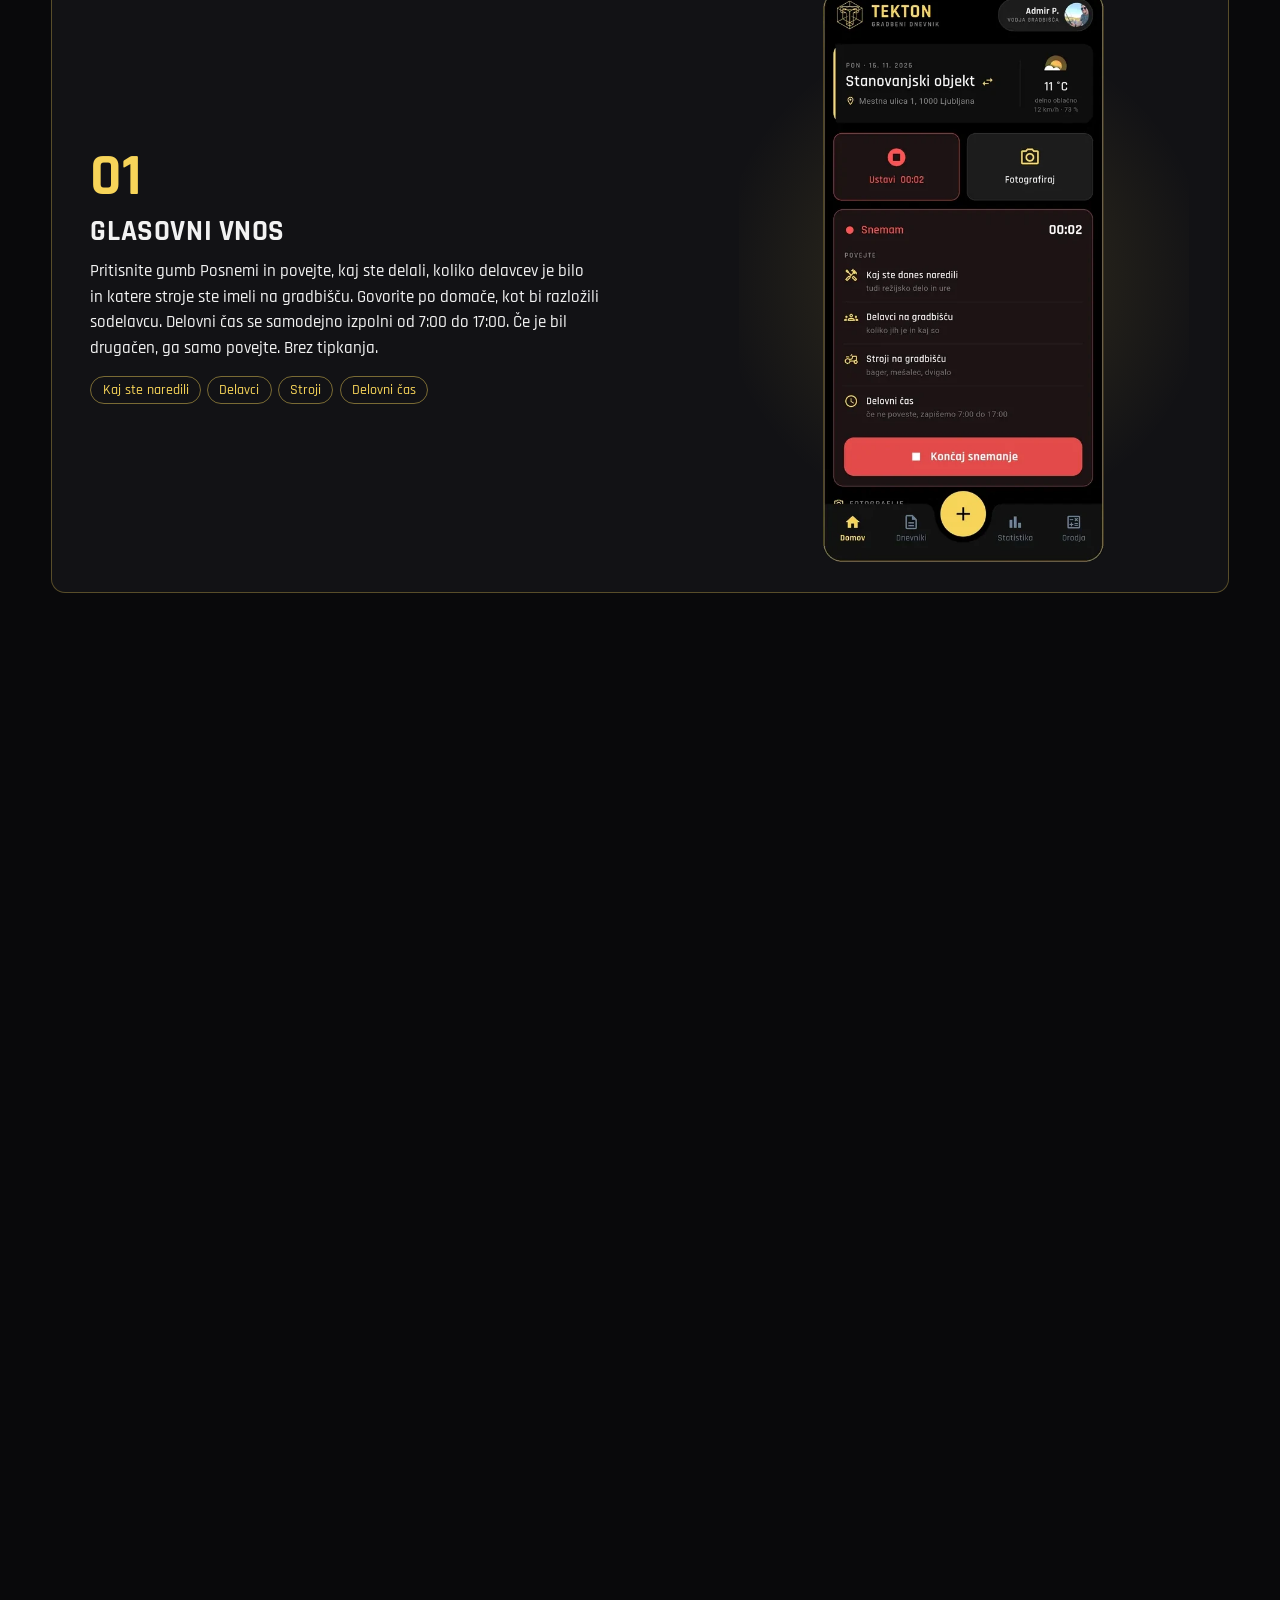
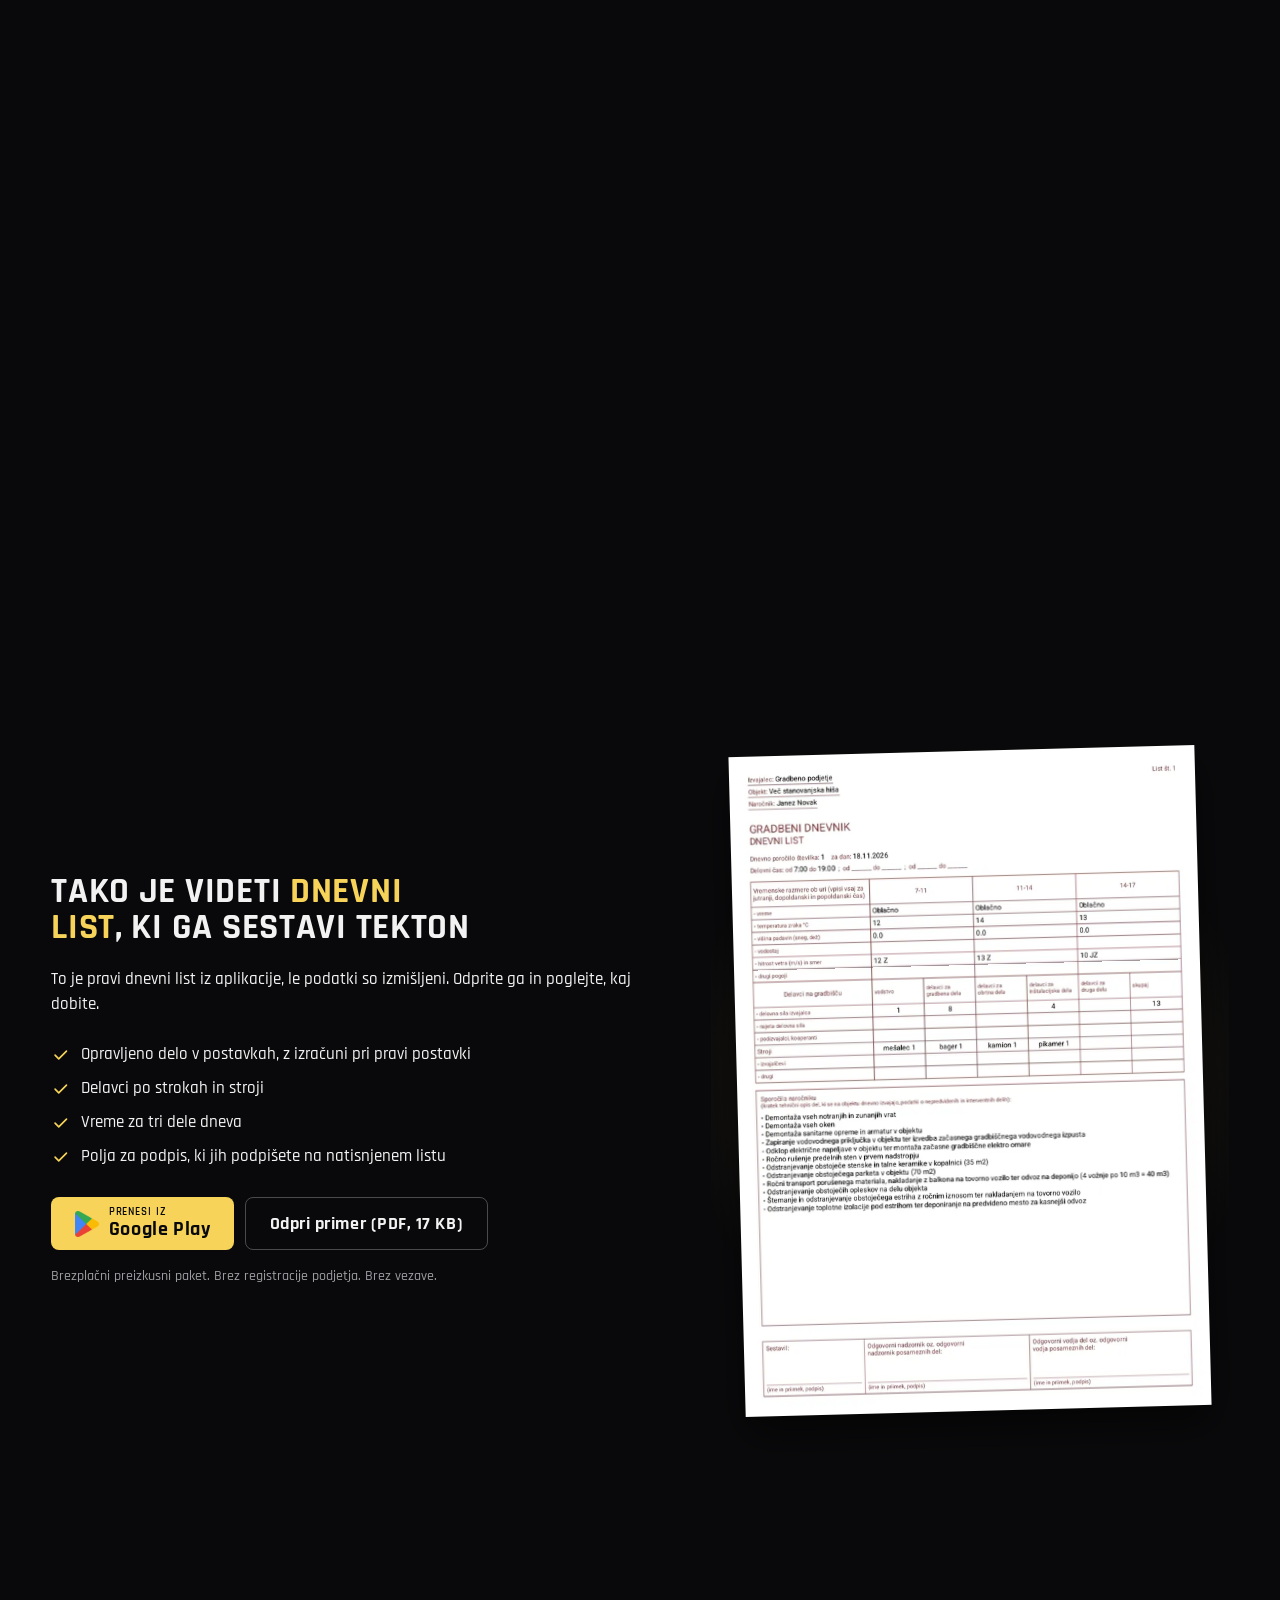
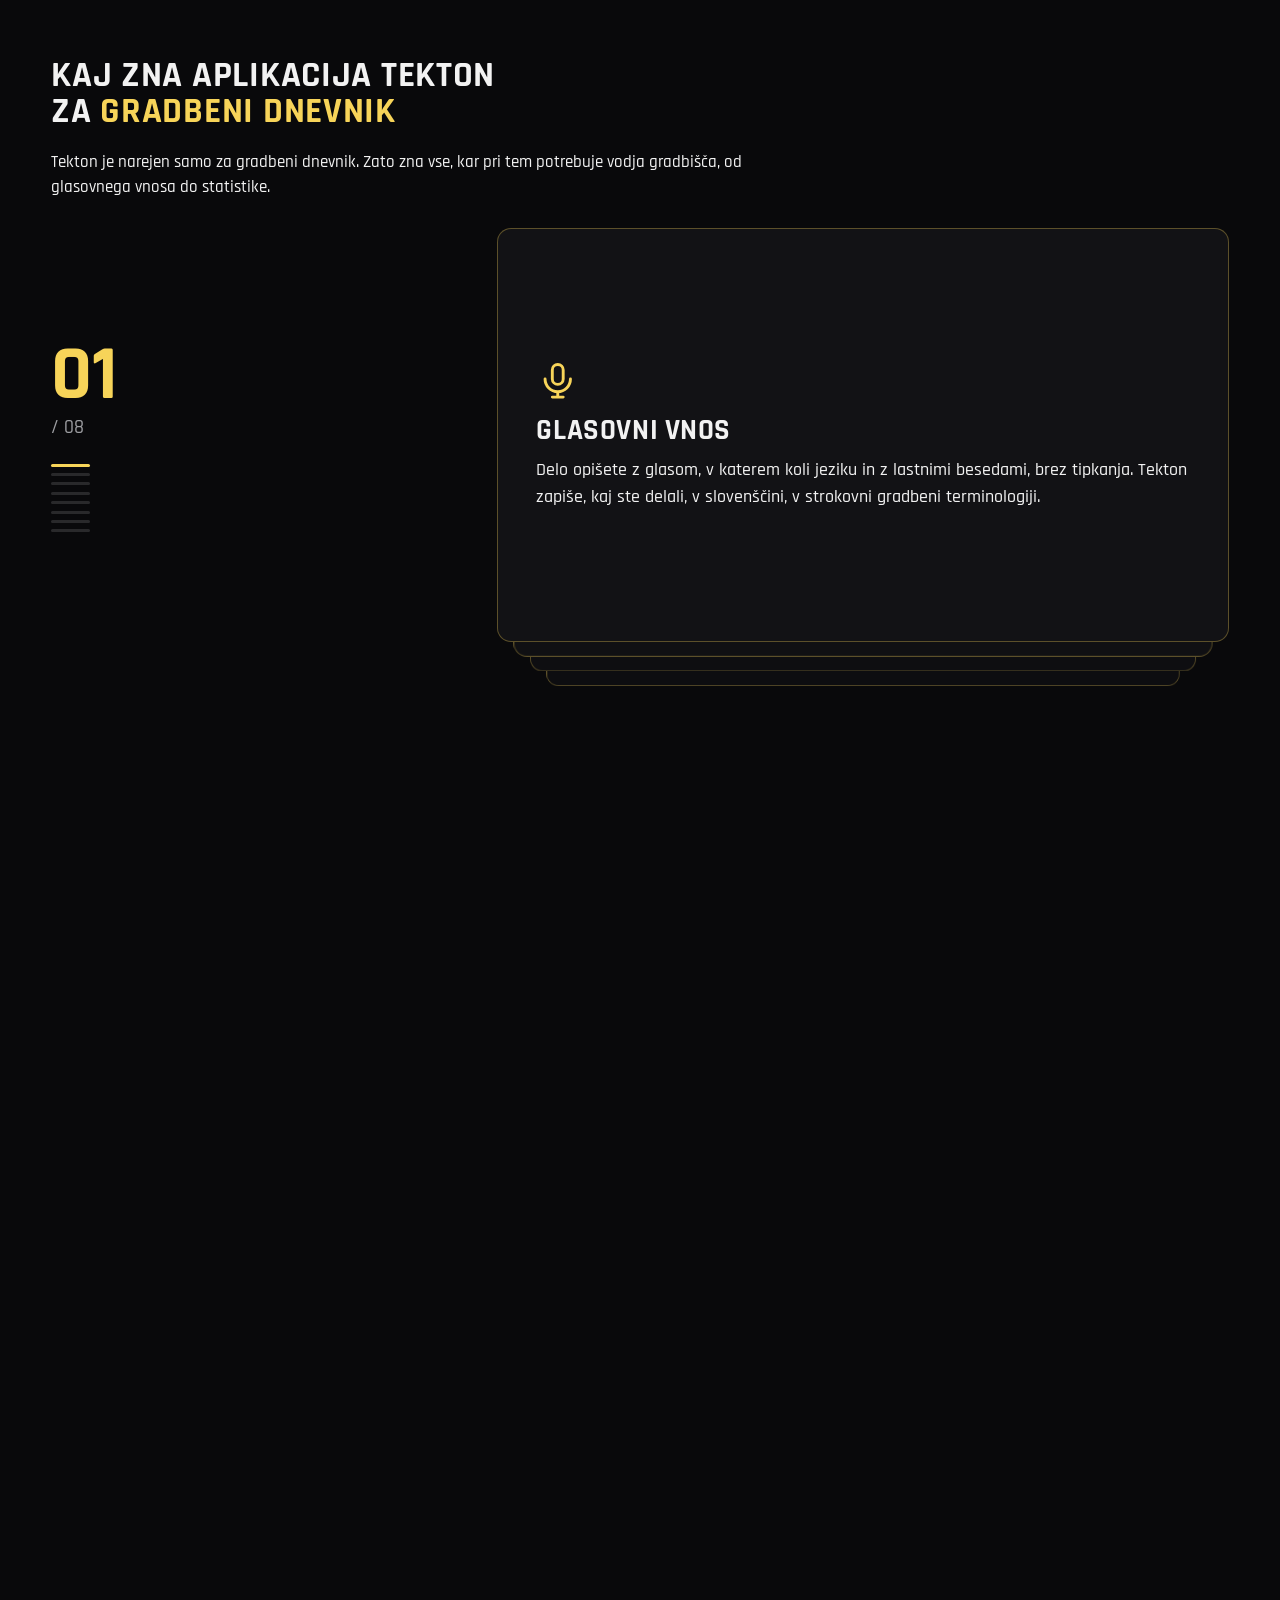
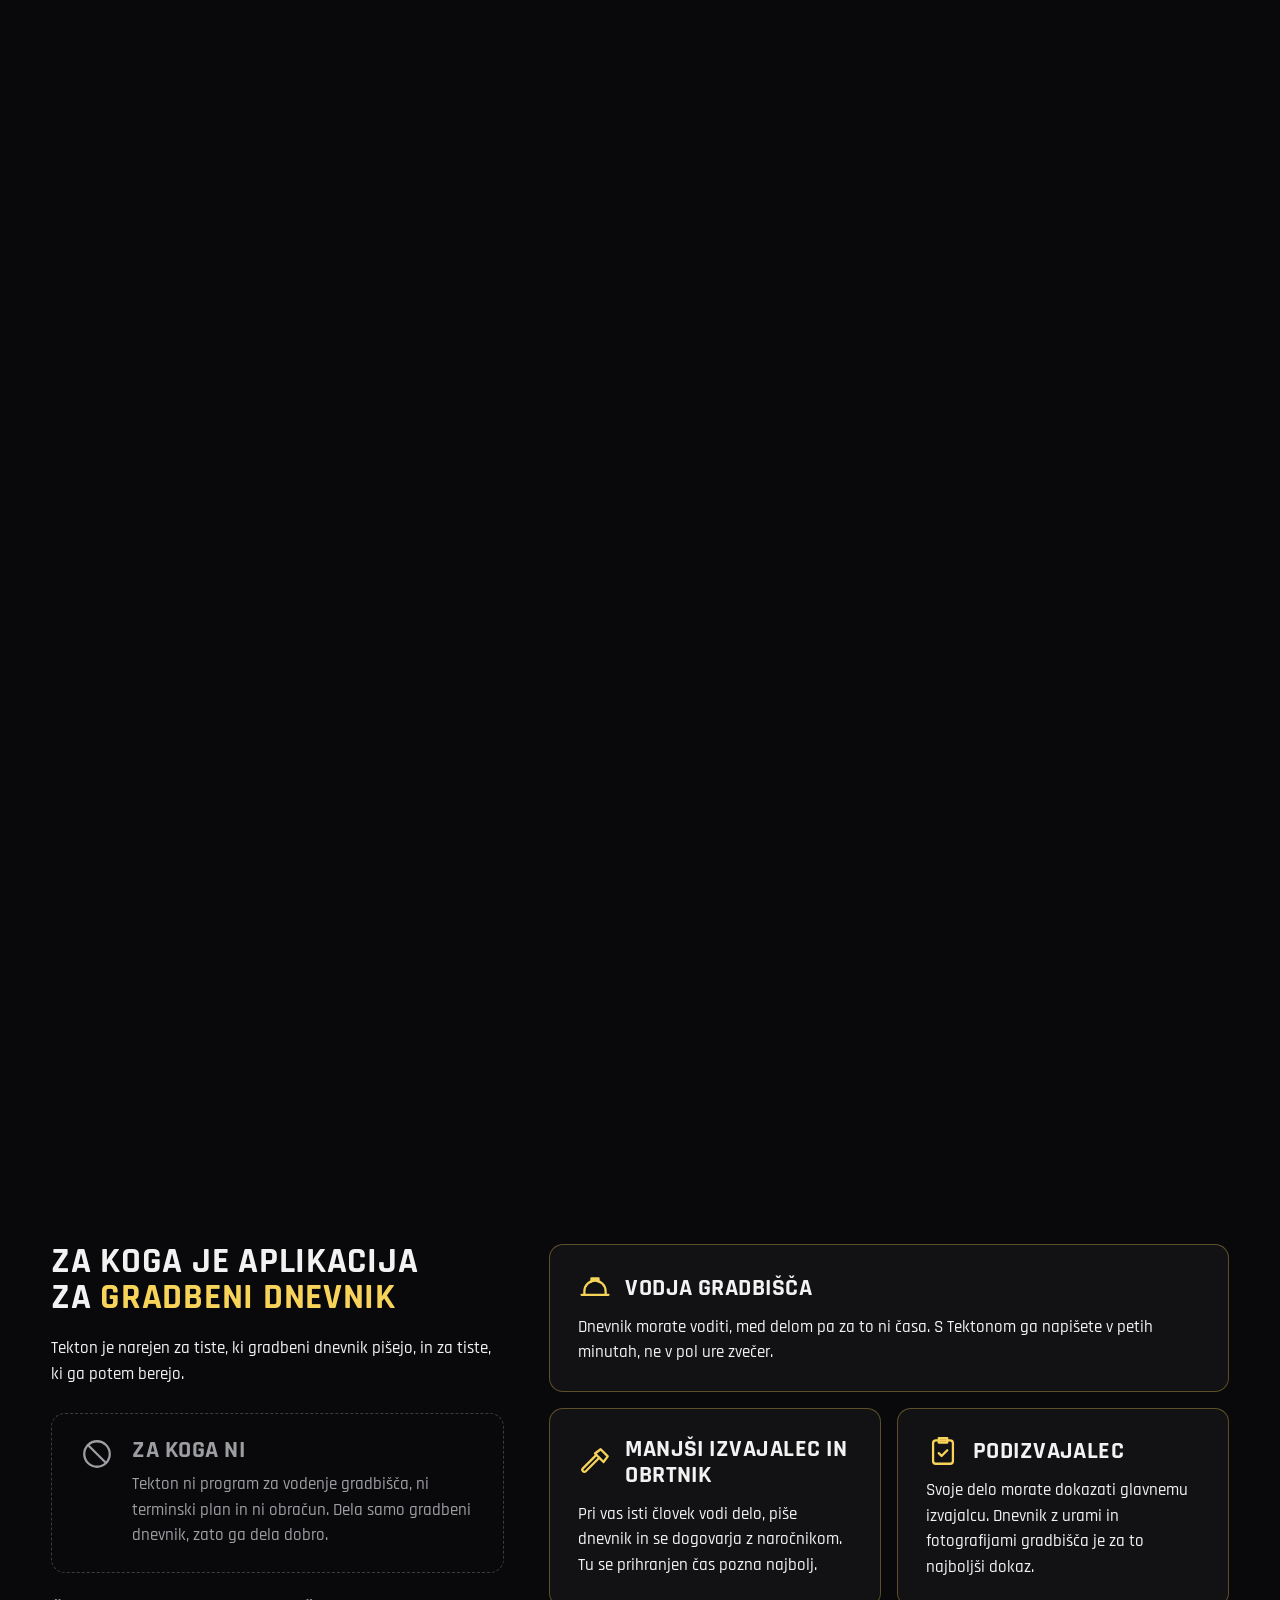
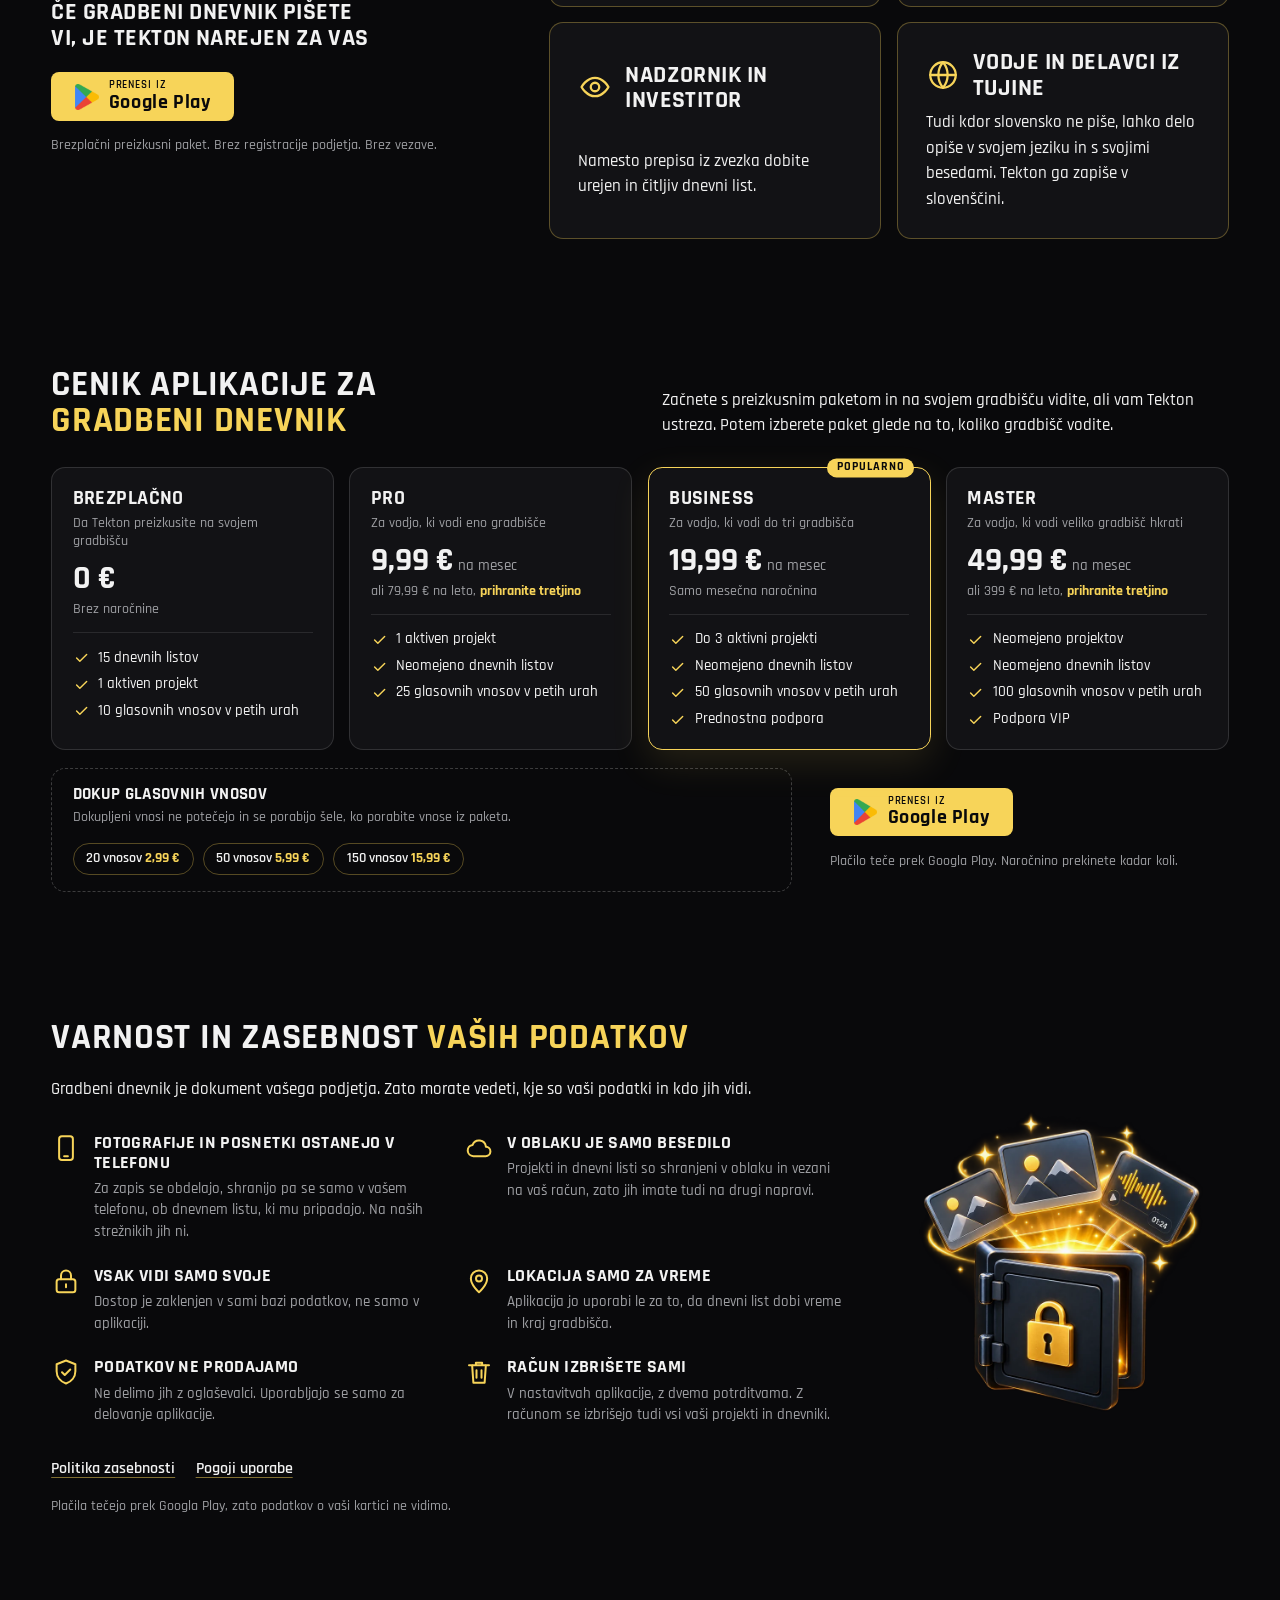
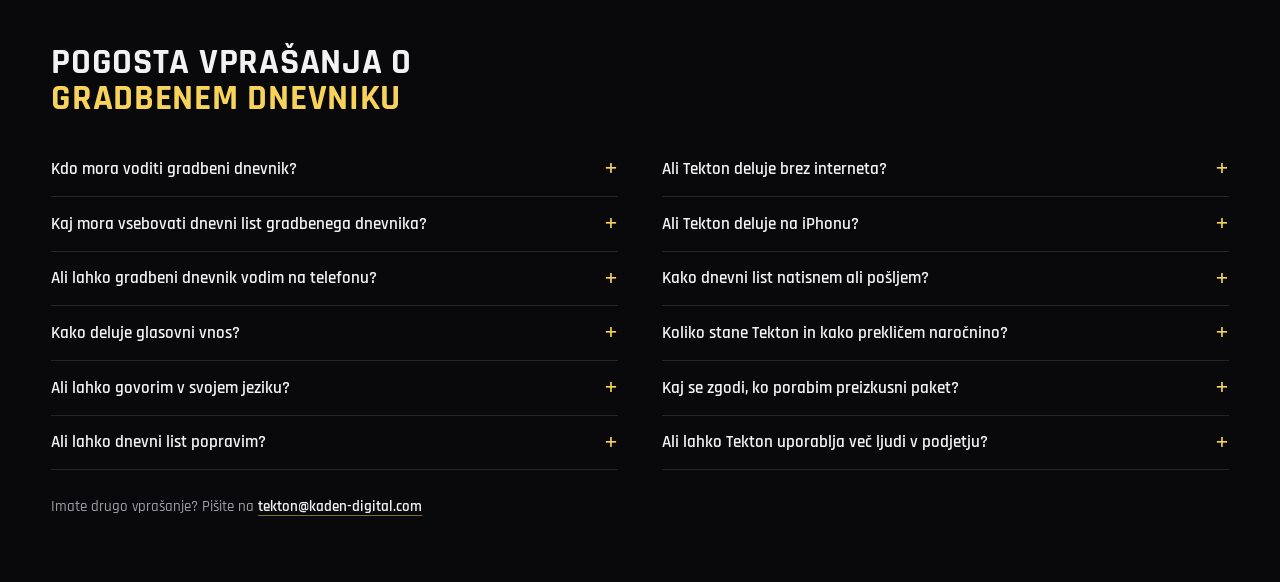
<file: tekton.html>
<!DOCTYPE html>
<html lang="sl">
<head>
  <meta charset="UTF-8">
  <meta name="viewport" content="width=device-width, initial-scale=1.0">
  <meta name="theme-color" content="#09090B">

  <!-- Naslov v Googlovih rezultatih. -->
  <title>Tekton, gradbeni dnevnik z glasovnim vnosom</title>

  <!-- Besedilo pod naslovom v Googlu. -->
  <meta name="description" content="Povejte, kaj ste delali, in Tekton sestavi dnevni list v obliki gradbenega dnevnika z delavci, stroji, urami in vremenom. PDF za tisk in podpis. Za Android.">
  <meta name="author" content="Admir Pajić">

  <!-- Pravi naslov strani. -->
  <link rel="canonical" href="https://www.kaden-digital.com/tekton.html">

  <link rel="icon" href="assets/tekton/favicon-16.png" sizes="16x16" type="image/png">
  <link rel="icon" href="assets/tekton/favicon-32.png" sizes="32x32" type="image/png">
  <link rel="apple-touch-icon" href="assets/tekton/apple-touch-icon.png">

  <!-- Pisavi za glavo se naložita takoj, ostale po potrebi. -->
  <link rel="preload" href="assets/tekton/fonts/rajdhani-500-latin.woff2" as="font" type="font/woff2" crossorigin>
  <link rel="preload" href="assets/tekton/fonts/rajdhani-700-latin.woff2" as="font" type="font/woff2" crossorigin>

  <!-- Prvi list v prvem pogledu se naloži takoj. -->
  <link rel="preload" href="assets/tekton/list-1.webp" as="image" type="image/webp">

  <link rel="stylesheet" href="tekton.css">
</head>
<body>

  <!-- POZADINA: ista fotografija kot v heroju, bleda za besedilom, ob drsenju počasi drsi proti načrtom -->
  <div class="tk-pozadina" aria-hidden="true">
    <div class="tk-pozadina-slika"></div>
  </div>

  <!-- GLAVA -->
  <header class="tk-header">
    <div class="tk-header-in">

      <a href="tekton.html" class="tk-logo" aria-label="Tekton, gradbeni dnevnik">
        <img src="assets/tekton/logo.webp" alt="" width="36" height="36">
        <span class="tk-logo-tekst">
          <span class="tk-logo-ime">Tekton</span>
          <span class="tk-logo-pod">Gradbeni dnevnik</span>
        </span>
      </a>

      <nav class="tk-nav" aria-label="Glavni meni">
        <a href="#problem">Problem</a>
        <a href="#kako-deluje">Kako deluje</a>
        <a href="#cenik">Cenik</a>
        <a href="#varnost">Varnost</a>
      </nav>

      <a href="#vprasanja" class="tk-faq" aria-label="FAQ, pogosta vprašanja">
        <svg viewBox="0 0 24 24" fill="none" stroke="currentColor" stroke-width="2" stroke-linecap="round" stroke-linejoin="round" aria-hidden="true" focusable="false">
          <circle cx="12" cy="12" r="9"/>
          <path d="M12 17v.01"/>
          <path d="M12 13.5a1.5 1.5 0 0 1 1-1.5a2.6 2.6 0 1 0-3-4"/>
        </svg>
        FAQ
      </a>

    </div>
  </header>

  <main id="glavno">

    <!-- HERO: naslov, podnaslov, gumba in listi dnevnika -->
    <section class="tk-hero" id="hero" aria-labelledby="hero-naslov">
      <div class="tk-hero-in">

        <div class="tk-hero-besedilo">
          <h1 id="hero-naslov">
            <span class="tk-h1-vrstica tk-zlato">Digitalni gradbeni dnevnik</span>
            <span class="tk-h1-vrstica">z glasovnim vnosom</span>
          </h1>

          <p class="tk-hero-pod">Tekton je aplikacija za Android za vodenje gradbenega dnevnika. Povejte, kaj ste danes delali, aplikacija pa iz posnetka sestavi dnevni list, pripravljen za tisk in podpis.</p>

          <div class="tk-hero-gumba">
            <a href="https://play.google.com/store/apps/details?id=com.tekton.app&amp;referrer=utm_source%3Dkaden-digital%26utm_medium%3Dspletna-stran%26utm_campaign%3Dhero" class="tk-gumb tk-gumb-velik tk-gumb-play" target="_blank" rel="noopener">
              <img src="assets/tekton/google-play.webp" alt="" width="139" height="155">
              <span class="tk-gumb-besedilo">
                <span class="tk-gumb-mali">Prenesi iz</span>
                <span class="tk-gumb-veliki">Google Play</span>
              </span>
            </a>
            <a href="assets/tekton/Video/tekton_web.mp4" class="tk-gumb-rob" id="odpri-video" target="_blank" rel="noopener">Poglej, kako deluje</a>
          </div>

          <p class="tk-hero-drobno">Brezplačni preizkusni paket. Brez registracije podjetja. Brez vezave.</p>
        </div>

        <div class="tk-hero-listovi" aria-hidden="true">
          <div class="tk-list tk-list-sredina">
            <img src="assets/tekton/list-3.webp" alt="" width="700" height="990" decoding="async">
          </div>
          <div class="tk-list tk-list-dalec">
            <img src="assets/tekton/list-2.webp" alt="" width="700" height="990" decoding="async">
          </div>
          <div class="tk-list tk-list-blizu">
            <img src="assets/tekton/list-1.webp" alt="" width="700" height="990" fetchpriority="high">
          </div>
        </div>

      </div>
    </section>

    <!-- PROBLEM: zakaj se gradbeni dnevnik piše zvečer in primerjava z Tektonom -->
    <section class="tk-problem" id="problem" aria-labelledby="problem-naslov">
      <div class="tk-sekcija-in">

        <h2 class="tk-h2" id="problem-naslov"><span class="tk-zlato">Gradbeni dnevnik</span> se piše zvečer, ko ni več volje</h2>

        <div class="tk-besedilo">
          <p>Gradbeni dnevnik je uradni zapis o tem, kaj se je na gradbišču dnevno dogajalo: opravljena dela, število delavcev in strojev, vreme in delovni čas.</p>
          <p>Največkrat se piše zadnji, zvečer in po spominu. Takrat se pozabijo vožnje, režijske ure, število delavcev in stroji, ki so bili na gradbišču le dve uri.</p>
          <p>Ob reklamaciji ali sporu o rokih je dnevnik pogosto najpomembnejši dokaz. Zato mora zapis nastati takrat, ko se delo dogaja. <strong>Tako dela Tekton: zapis nastane na gradbišču, ne zvečer.</strong></p>
        </div>

        <div class="tk-primerjava">
          <div class="tk-kartica tk-kartica-brez">
            <h3>Brez Tektona</h3>
            <ul>
              <li>Pisanje zvečer, po spominu</li>
              <li>Vsak piše po svoje</li>
              <li>Vreme se prepisuje z interneta</li>
              <li>List se tipka v Wordu</li>
            </ul>
          </div>
          <div class="tk-kartica tk-kartica-s">
            <h3>S Tektonom</h3>
            <ul>
              <li>Posnetek na gradbišču, takoj</li>
              <li>Enotna, strokovna oblika</li>
              <li>Vreme se pripiše samo</li>
              <li>PDF nastane sam</li>
            </ul>
          </div>
        </div>

      </div>
    </section>

    <!-- KAKO DELUJE: trije koraki, kartice se pri drsenju zlagajo ena čez drugo -->
    <section class="tk-koraki" id="kako-deluje" aria-labelledby="koraki-naslov">
      <div class="tk-sekcija-in">

        <h2 class="tk-h2" id="koraki-naslov">Kako deluje Tekton? V treh korakih do <span class="tk-zlato">gradbenega dnevnika</span></h2>

        <div class="tk-besedilo">
          <p>Tekton sam izpolni dnevni list gradbenega dnevnika. Vpiše opravljeno delo, delavce po strokah, stroje, vreme in delovni čas. Na koncu so polja za podpis, podpišete pa na natisnjenem listu. Shranite ga kot PDF, natisnete ali pošljete naročniku.</p>
        </div>

        <ol class="tk-koraki-seznam">

          <li class="tk-korak">
            <div class="tk-korak-kartica">
              <div class="tk-korak-besedilo">
                <span class="tk-korak-stevilka" aria-hidden="true">01</span>
                <h3>Glasovni vnos</h3>
                <p class="tk-korak-tekst">Pritisnite gumb Posnemi in povejte, kaj ste delali, koliko delavcev je bilo in katere stroje ste imeli na gradbišču. Govorite po domače, kot bi razložili sodelavcu. Delovni čas se samodejno izpolni od 7:00 do 17:00. Če je bil drugačen, ga samo povejte. Brez tipkanja.</p>
                <ul class="tk-korak-oznake">
                  <li>Kaj ste naredili</li>
                  <li>Delavci</li>
                  <li>Stroji</li>
                  <li>Delovni čas</li>
                </ul>
              </div>
              <div class="tk-korak-slika">
                <img src="assets/tekton/korak-1-snemanje.webp" alt="Ekran snemanja v aplikaciji Tekton: povejte, kaj ste delali, koliko vas je bilo in kateri stroji so na gradbišču" width="469" height="955" loading="lazy" decoding="async">
              </div>
            </div>
          </li>

          <li class="tk-korak">
            <div class="tk-korak-kartica">
              <div class="tk-korak-besedilo">
                <span class="tk-korak-stevilka" aria-hidden="true">02</span>
                <h3>Samodejni zapis</h3>
                <p class="tk-korak-tekst">Aplikacija vaš govor zapiše v strokovni gradbeni terminologiji. Dela razdeli v postavke, delavce razvrsti po strokah, stroje in ure pa zapiše na svoje mesto.</p>
                <ul class="tk-korak-oznake">
                  <li>Postavke del</li>
                  <li>Delavci po strokah</li>
                  <li>Stroji in ure</li>
                </ul>
              </div>
              <div class="tk-korak-slika">
                <img src="assets/tekton/korak-2-zapis.webp" alt="Ekran z zapisanim delom, delavci po strokah in stroji v aplikaciji Tekton" width="469" height="955" loading="lazy" decoding="async">
              </div>
            </div>
          </li>

          <li class="tk-korak">
            <div class="tk-korak-kartica">
              <div class="tk-korak-besedilo">
                <span class="tk-korak-stevilka" aria-hidden="true">03</span>
                <h3>Pripravljen dnevni list</h3>
                <p class="tk-korak-tekst">Dnevni list shranite kot PDF, ga natisnete ali delite naprej. Skupaj z njim lahko delite tudi fotografije gradbišča v datoteki ZIP.</p>
                <ul class="tk-korak-oznake">
                  <li>PDF</li>
                  <li>Tisk in podpis</li>
                </ul>
                <p class="tk-korak-opomba">Vse, kar aplikacija zapiše, lahko pred shranjevanjem popravite. Zadnjo besedo ima vedno vodja.</p>
              </div>
              <div class="tk-korak-slika">
                <div class="tk-listovi" role="img" aria-label="Trije izpolnjeni dnevni listi gradbenega dnevnika, enega na drugem">
                  <img src="assets/tekton/list-2.webp" alt="" width="700" height="990" loading="lazy" decoding="async">
                  <img src="assets/tekton/list-1.webp" alt="" width="700" height="990" loading="lazy" decoding="async">
                  <img src="assets/tekton/list-3.webp" alt="" width="700" height="990" loading="lazy" decoding="async">
                </div>
              </div>
            </div>
          </li>

        </ol>

      </div>
    </section>

    <!-- PRIMER: pravi dnevni list iz aplikacije, s primerom PDF -->
    <section class="tk-primer" id="primer" aria-labelledby="primer-naslov">
      <div class="tk-sekcija-in tk-primer-mreza">

        <div class="tk-primer-besedilo">
          <h2 class="tk-h2" id="primer-naslov">Tako je videti <span class="tk-zlato">dnevni list</span>, ki ga sestavi Tekton</h2>

          <div class="tk-besedilo">
            <p>To je pravi dnevni list iz aplikacije, le podatki so izmišljeni. Odprite ga in poglejte, kaj dobite.</p>
          </div>

          <ul class="tk-primer-seznam">
            <li><svg class="tk-primer-kljukica" viewBox="0 0 24 24" fill="none" stroke="currentColor" stroke-width="2" stroke-linecap="round" stroke-linejoin="round" aria-hidden="true" focusable="false"><path d="M5 12.5l4.5 4.5L19 7.5"/></svg>Opravljeno delo v postavkah, z izračuni pri pravi postavki</li>
            <li><svg class="tk-primer-kljukica" viewBox="0 0 24 24" fill="none" stroke="currentColor" stroke-width="2" stroke-linecap="round" stroke-linejoin="round" aria-hidden="true" focusable="false"><path d="M5 12.5l4.5 4.5L19 7.5"/></svg>Delavci po strokah in stroji</li>
            <li><svg class="tk-primer-kljukica" viewBox="0 0 24 24" fill="none" stroke="currentColor" stroke-width="2" stroke-linecap="round" stroke-linejoin="round" aria-hidden="true" focusable="false"><path d="M5 12.5l4.5 4.5L19 7.5"/></svg>Vreme za tri dele dneva</li>
            <li><svg class="tk-primer-kljukica" viewBox="0 0 24 24" fill="none" stroke="currentColor" stroke-width="2" stroke-linecap="round" stroke-linejoin="round" aria-hidden="true" focusable="false"><path d="M5 12.5l4.5 4.5L19 7.5"/></svg>Polja za podpis, ki jih podpišete na natisnjenem listu</li>
          </ul>

          <div class="tk-hero-gumba">
            <a href="https://play.google.com/store/apps/details?id=com.tekton.app&amp;referrer=utm_source%3Dkaden-digital%26utm_medium%3Dspletna-stran%26utm_campaign%3Dprimer" class="tk-gumb tk-gumb-velik tk-gumb-play" target="_blank" rel="noopener">
              <img src="assets/tekton/google-play.webp" alt="" width="139" height="155" loading="lazy" decoding="async">
              <span class="tk-gumb-besedilo">
                <span class="tk-gumb-mali">Prenesi iz</span>
                <span class="tk-gumb-veliki">Google Play</span>
              </span>
            </a>
            <a href="assets/tekton/primer-dnevnega-lista.pdf" class="tk-gumb-rob" type="application/pdf" target="_blank" rel="noopener">Odpri primer (PDF, 17 KB)</a>
          </div>

          <p class="tk-hero-drobno">Brezplačni preizkusni paket. Brez registracije podjetja. Brez vezave.</p>
        </div>

        <a href="assets/tekton/primer-dnevnega-lista.pdf" class="tk-primer-list" type="application/pdf" target="_blank" rel="noopener" tabindex="-1" aria-hidden="true">
          <img src="assets/tekton/list-3.webp" alt="" width="700" height="990" loading="lazy" decoding="async">
        </a>

      </div>
    </section>

    <!-- KAJ ZNA: osem zmožnosti, kartice se pri drsenju zavrtijo ena za drugo -->
    <section class="tk-zna" id="kaj-zna" aria-labelledby="zna-naslov">
      <div class="tk-zna-oder">
        <div class="tk-zna-okno">

          <div class="tk-sekcija-in">

            <h2 class="tk-h2" id="zna-naslov">Kaj zna aplikacija Tekton za <span class="tk-zlato">gradbeni dnevnik</span></h2>

            <div class="tk-besedilo">
              <p>Tekton je narejen samo za gradbeni dnevnik. Zato zna vse, kar pri tem potrebuje vodja gradbišča, od glasovnega vnosa do statistike.</p>
            </div>

          </div>

          <div class="tk-zna-vsebina">

            <div class="tk-zna-stevec" aria-hidden="true">
              <span class="tk-zna-stevilka">01</span>
              <span class="tk-zna-od">/ 08</span>
              <span class="tk-zna-crtice"><span></span><span></span><span></span><span></span><span></span><span></span><span></span><span></span></span>
            </div>

            <ul class="tk-zna-spil">

              <li class="tk-zna-kartica">
                <svg class="tk-zna-ikona" viewBox="0 0 24 24" fill="none" stroke="currentColor" stroke-width="1.6" stroke-linecap="round" stroke-linejoin="round" aria-hidden="true" focusable="false"><rect x="9" y="3" width="6" height="11" rx="3"/><path d="M5 11a7 7 0 0 0 14 0M12 18v3M9 21h6"/></svg>
                <h3>Glasovni vnos</h3>
                <p>Delo opišete z glasom, v katerem koli jeziku in z lastnimi besedami, brez tipkanja. Tekton zapiše, kaj ste delali, v slovenščini, v strokovni gradbeni terminologiji.</p>
              </li>

              <li class="tk-zna-kartica">
                <svg class="tk-zna-ikona" viewBox="0 0 24 24" fill="none" stroke="currentColor" stroke-width="1.6" stroke-linecap="round" stroke-linejoin="round" aria-hidden="true" focusable="false"><path d="M10 6h10M10 12h10M10 18h10"/><path d="M4 6l1.2 1.2L7.5 5M4 12l1.2 1.2L7.5 11M4 18l1.2 1.2L7.5 17"/></svg>
                <h3>Opravljeno delo v postavkah</h3>
                <p>Za vsako delo, ki ga naštejete, naredi postavko. Količine odvoza in prevoza ter režijsko delo se zapišejo same. Vsak izračun Tekton pripiše postavki, kamor spada. Zapiše samo to, kar poveste, ničesar ne dodaja.</p>
              </li>

              <li class="tk-zna-kartica">
                <svg class="tk-zna-ikona" viewBox="0 0 24 24" fill="none" stroke="currentColor" stroke-width="1.6" stroke-linecap="round" stroke-linejoin="round" aria-hidden="true" focusable="false"><circle cx="12" cy="12" r="9"/><path d="M12 7v5l3 2"/></svg>
                <h3>Režijsko delo</h3>
                <p>Režijo aplikacija prepozna sama in jo pripiše pravi postavki. Povejte, koliko delavcev je delalo v režiji in koliko ur, aplikacija pa to uredno zapiše in izračuna. Režijski delavci se ne mešajo z delavci na gradbišču.</p>
              </li>

              <li class="tk-zna-kartica">
                <svg class="tk-zna-ikona" viewBox="0 0 24 24" fill="none" stroke="currentColor" stroke-width="1.6" stroke-linecap="round" stroke-linejoin="round" aria-hidden="true" focusable="false"><circle cx="9" cy="8" r="3"/><path d="M3 20a6 6 0 0 1 12 0"/><circle cx="17" cy="9" r="2.4"/><path d="M16.5 14.2A5 5 0 0 1 21 20"/></svg>
                <h3>Delavci po strokah in stroji</h3>
                <p>Delavci, ki ste jih našteli, se razvrstijo po strokah, v vodstvo, gradbena, obrtna, instalacijska in druga dela. Pri strojih povejte, kateri stroj je bil na gradbišču in koliko jih je bilo. Vsak stroj dobi svojo vrstico.</p>
              </li>

              <li class="tk-zna-kartica">
                <svg class="tk-zna-ikona" viewBox="0 0 24 24" fill="none" stroke="currentColor" stroke-width="1.6" stroke-linecap="round" stroke-linejoin="round" aria-hidden="true" focusable="false"><path d="M7 15a4 4 0 0 1 0-8 5 5 0 0 1 9.6-1A4.5 4.5 0 0 1 17 15H7z"/><path d="M8 18l-1 2M12 18l-1 2M16 18l-1 2"/></svg>
                <h3>Vreme in delovni čas</h3>
                <p>Vreme, temperatura, padavine in veter se pripišejo samodejno, glede na lokacijo gradbišča in čas, v treh obdobjih dneva. Delovni čas se izpolni sam, vi ga popravite le, če je bil drugačen.</p>
              </li>

              <li class="tk-zna-kartica">
                <svg class="tk-zna-ikona" viewBox="0 0 24 24" fill="none" stroke="currentColor" stroke-width="1.6" stroke-linecap="round" stroke-linejoin="round" aria-hidden="true" focusable="false"><path d="M4 8h3l1.5-2h7L17 8h3v11H4z"/><circle cx="12" cy="13" r="3.5"/></svg>
                <h3>Fotografije gradbišča</h3>
                <p>Fotografije posnamete v aplikaciji in ostanejo ob pripadajočem dnevnem listu. Shranijo se tudi v galerijo telefona.</p>
              </li>

              <li class="tk-zna-kartica">
                <svg class="tk-zna-ikona" viewBox="0 0 24 24" fill="none" stroke="currentColor" stroke-width="1.6" stroke-linecap="round" stroke-linejoin="round" aria-hidden="true" focusable="false"><path d="M4 20h16"/><rect x="5" y="11" width="3" height="9"/><rect x="10.5" y="6" width="3" height="14"/><rect x="16" y="14" width="3" height="6"/></svg>
                <h3>Več projektov in statistika</h3>
                <p>Vsak projekt ima svoje dnevnike, fotografije in statistiko. Vidite skupne delovne ure, število delovnih dni, dneve z dežjem in ure po mesecih, za vse projekte skupaj ali za enega.</p>
              </li>

              <li class="tk-zna-kartica">
                <svg class="tk-zna-ikona" viewBox="0 0 24 24" fill="none" stroke="currentColor" stroke-width="1.6" stroke-linecap="round" stroke-linejoin="round" aria-hidden="true" focusable="false"><rect x="3" y="8" width="18" height="8" rx="1"/><path d="M7 8v3M11 8v4M15 8v3M19 8v4"/></svg>
                <h3>Hitra orodja</h3>
                <p>Kvadratura, kubatura, pretvornik enot in merilo za branje načrtov. Majhne stvari, ki jih na gradbišču potrebujete vsak dan.</p>
              </li>

            </ul>

          </div>
        </div>
      </div>
    </section>

    <!-- ZA KOGA: komu je Tekton namenjen in za koga ni -->
    <section class="tk-komu" id="za-koga" aria-labelledby="komu-naslov">
      <div class="tk-sekcija-in">

        <h2 class="tk-h2" id="komu-naslov">Za koga je aplikacija za <span class="tk-zlato">gradbeni dnevnik</span></h2>

        <div class="tk-besedilo">
          <p>Tekton je narejen za tiste, ki gradbeni dnevnik pišejo, in za tiste, ki ga potem berejo.</p>
        </div>

        <ul class="tk-komu-mreza">

          <li class="tk-komu-kartica tk-komu-glavna">
            <svg class="tk-komu-ikona" viewBox="0 0 24 24" fill="none" stroke="currentColor" stroke-width="1.6" stroke-linecap="round" stroke-linejoin="round" aria-hidden="true" focusable="false"><path d="M2.5 17.5h19M4.5 17.5V15a7.5 7.5 0 0 1 15 0v2.5M9.5 8.3V6h5v2.3"/></svg>
            <h3>Vodja gradbišča</h3>
            <p>Dnevnik morate voditi, med delom pa za to ni časa. S Tektonom ga napišete v petih minutah, ne v pol ure zvečer.</p>
          </li>

          <li class="tk-komu-kartica">
            <svg class="tk-komu-ikona" viewBox="0 0 24 24" fill="none" stroke="currentColor" stroke-width="1.6" stroke-linecap="round" stroke-linejoin="round" aria-hidden="true" focusable="false"><path d="M12 6l4-3 5 5-3 4z"/><path d="M15 9l-9.5 9.5a1.4 1.4 0 0 1-2-2L13 7"/></svg>
            <h3>Manjši izvajalec in obrtnik</h3>
            <p>Pri vas isti človek vodi delo, piše dnevnik in se dogovarja z naročnikom. Tu se prihranjen čas pozna najbolj.</p>
          </li>

          <li class="tk-komu-kartica">
            <svg class="tk-komu-ikona" viewBox="0 0 24 24" fill="none" stroke="currentColor" stroke-width="1.6" stroke-linecap="round" stroke-linejoin="round" aria-hidden="true" focusable="false"><rect x="5" y="4.5" width="14" height="16.5" rx="2"/><path d="M9 3h6v3H9zM9 13.5l2 2 4-4"/></svg>
            <h3>Podizvajalec</h3>
            <p>Svoje delo morate dokazati glavnemu izvajalcu. Dnevnik z urami in fotografijami gradbišča je za to najboljši dokaz.</p>
          </li>

          <li class="tk-komu-kartica">
            <svg class="tk-komu-ikona" viewBox="0 0 24 24" fill="none" stroke="currentColor" stroke-width="1.6" stroke-linecap="round" stroke-linejoin="round" aria-hidden="true" focusable="false"><path d="M2.5 12S6 5.5 12 5.5 21.5 12 21.5 12 18 18.5 12 18.5 2.5 12 2.5 12z"/><circle cx="12" cy="12" r="3"/></svg>
            <h3>Nadzornik in investitor</h3>
            <p>Namesto prepisa iz zvezka dobite urejen in čitljiv dnevni list.</p>
          </li>

          <li class="tk-komu-kartica">
            <svg class="tk-komu-ikona" viewBox="0 0 24 24" fill="none" stroke="currentColor" stroke-width="1.6" stroke-linecap="round" stroke-linejoin="round" aria-hidden="true" focusable="false"><circle cx="12" cy="12" r="9"/><path d="M3 12h18M12 3a14 14 0 0 1 0 18M12 3a14 14 0 0 0 0 18"/></svg>
            <h3>Vodje in delavci iz tujine</h3>
            <p>Tudi kdor slovensko ne piše, lahko delo opiše v svojem jeziku in s svojimi besedami. Tekton ga zapiše v slovenščini.</p>
          </li>

        </ul>

        <div class="tk-komu-ni">
          <svg class="tk-komu-ikona" viewBox="0 0 24 24" fill="none" stroke="currentColor" stroke-width="1.6" stroke-linecap="round" stroke-linejoin="round" aria-hidden="true" focusable="false"><circle cx="12" cy="12" r="9"/><path d="M5.6 5.6l12.8 12.8"/></svg>
          <div>
            <h3>Za koga ni</h3>
            <p>Tekton ni program za vodenje gradbišča, ni terminski plan in ni obračun. Dela samo gradbeni dnevnik, zato ga dela dobro.</p>
          </div>
        </div>

        <!-- POZIV: gumb za prenos na koncu odseka -->
        <div class="tk-poziv">
          <p class="tk-poziv-naslov">Če gradbeni dnevnik pišete vi, je Tekton narejen za vas</p>
          <a href="https://play.google.com/store/apps/details?id=com.tekton.app&amp;referrer=utm_source%3Dkaden-digital%26utm_medium%3Dspletna-stran%26utm_campaign%3Dza-koga" class="tk-gumb tk-gumb-velik tk-gumb-play" target="_blank" rel="noopener">
            <img src="assets/tekton/google-play.webp" alt="" width="139" height="155" loading="lazy" decoding="async">
            <span class="tk-gumb-besedilo">
              <span class="tk-gumb-mali">Prenesi iz</span>
              <span class="tk-gumb-veliki">Google Play</span>
            </span>
          </a>
          <p class="tk-poziv-drobno">Brezplačni preizkusni paket. Brez registracije podjetja. Brez vezave.</p>
        </div>

      </div>
    </section>

    <!-- CENIK: štirje paketi, dokup glasovnih vnosov in gumb za prenos -->
    <section class="tk-cenik" id="cenik" aria-labelledby="cenik-naslov">
      <div class="tk-sekcija-in">

        <div class="tk-cenik-glava">
          <h2 class="tk-h2" id="cenik-naslov">Cenik aplikacije za <span class="tk-zlato">gradbeni dnevnik</span></h2>

          <div class="tk-besedilo">
            <p>Začnete s preizkusnim paketom in na svojem gradbišču vidite, ali vam Tekton ustreza. Potem izberete paket glede na to, koliko gradbišč vodite.</p>
          </div>
        </div>

        <ul class="tk-cenik-mreza">

          <li class="tk-paket">
            <h3>Brezplačno</h3>
            <p class="tk-paket-komu">Da Tekton preizkusite na svojem gradbišču</p>
            <p class="tk-paket-cena"><span class="tk-paket-znesek">0 €</span></p>
            <p class="tk-paket-leto">Brez naročnine</p>
            <ul class="tk-paket-seznam">
              <li><svg class="tk-primer-kljukica" viewBox="0 0 24 24" fill="none" stroke="currentColor" stroke-width="2" stroke-linecap="round" stroke-linejoin="round" aria-hidden="true" focusable="false"><path d="M5 12.5l4.5 4.5L19 7.5"/></svg>15 dnevnih listov</li>
              <li><svg class="tk-primer-kljukica" viewBox="0 0 24 24" fill="none" stroke="currentColor" stroke-width="2" stroke-linecap="round" stroke-linejoin="round" aria-hidden="true" focusable="false"><path d="M5 12.5l4.5 4.5L19 7.5"/></svg>1 aktiven projekt</li>
              <li><svg class="tk-primer-kljukica" viewBox="0 0 24 24" fill="none" stroke="currentColor" stroke-width="2" stroke-linecap="round" stroke-linejoin="round" aria-hidden="true" focusable="false"><path d="M5 12.5l4.5 4.5L19 7.5"/></svg>10 glasovnih vnosov v petih urah</li>
            </ul>
          </li>

          <li class="tk-paket">
            <h3>Pro</h3>
            <p class="tk-paket-komu">Za vodjo, ki vodi eno gradbišče</p>
            <p class="tk-paket-cena"><span class="tk-paket-znesek">9,99 €</span> na mesec</p>
            <p class="tk-paket-leto">ali 79,99 € na leto, <strong>prihranite tretjino</strong></p>
            <ul class="tk-paket-seznam">
              <li><svg class="tk-primer-kljukica" viewBox="0 0 24 24" fill="none" stroke="currentColor" stroke-width="2" stroke-linecap="round" stroke-linejoin="round" aria-hidden="true" focusable="false"><path d="M5 12.5l4.5 4.5L19 7.5"/></svg>1 aktiven projekt</li>
              <li><svg class="tk-primer-kljukica" viewBox="0 0 24 24" fill="none" stroke="currentColor" stroke-width="2" stroke-linecap="round" stroke-linejoin="round" aria-hidden="true" focusable="false"><path d="M5 12.5l4.5 4.5L19 7.5"/></svg>Neomejeno dnevnih listov</li>
              <li><svg class="tk-primer-kljukica" viewBox="0 0 24 24" fill="none" stroke="currentColor" stroke-width="2" stroke-linecap="round" stroke-linejoin="round" aria-hidden="true" focusable="false"><path d="M5 12.5l4.5 4.5L19 7.5"/></svg>25 glasovnih vnosov v petih urah</li>
            </ul>
          </li>

          <li class="tk-paket tk-paket-popularen">
            <span class="tk-paket-znacka">Popularno</span>
            <h3>Business</h3>
            <p class="tk-paket-komu">Za vodjo, ki vodi do tri gradbišča</p>
            <p class="tk-paket-cena"><span class="tk-paket-znesek">19,99 €</span> na mesec</p>
            <p class="tk-paket-leto">Samo mesečna naročnina</p>
            <ul class="tk-paket-seznam">
              <li><svg class="tk-primer-kljukica" viewBox="0 0 24 24" fill="none" stroke="currentColor" stroke-width="2" stroke-linecap="round" stroke-linejoin="round" aria-hidden="true" focusable="false"><path d="M5 12.5l4.5 4.5L19 7.5"/></svg>Do 3 aktivni projekti</li>
              <li><svg class="tk-primer-kljukica" viewBox="0 0 24 24" fill="none" stroke="currentColor" stroke-width="2" stroke-linecap="round" stroke-linejoin="round" aria-hidden="true" focusable="false"><path d="M5 12.5l4.5 4.5L19 7.5"/></svg>Neomejeno dnevnih listov</li>
              <li><svg class="tk-primer-kljukica" viewBox="0 0 24 24" fill="none" stroke="currentColor" stroke-width="2" stroke-linecap="round" stroke-linejoin="round" aria-hidden="true" focusable="false"><path d="M5 12.5l4.5 4.5L19 7.5"/></svg>50 glasovnih vnosov v petih urah</li>
              <li><svg class="tk-primer-kljukica" viewBox="0 0 24 24" fill="none" stroke="currentColor" stroke-width="2" stroke-linecap="round" stroke-linejoin="round" aria-hidden="true" focusable="false"><path d="M5 12.5l4.5 4.5L19 7.5"/></svg>Prednostna podpora</li>
            </ul>
          </li>

          <li class="tk-paket">
            <h3>Master</h3>
            <p class="tk-paket-komu">Za vodjo, ki vodi veliko gradbišč hkrati</p>
            <p class="tk-paket-cena"><span class="tk-paket-znesek">49,99 €</span> na mesec</p>
            <p class="tk-paket-leto">ali 399 € na leto, <strong>prihranite tretjino</strong></p>
            <ul class="tk-paket-seznam">
              <li><svg class="tk-primer-kljukica" viewBox="0 0 24 24" fill="none" stroke="currentColor" stroke-width="2" stroke-linecap="round" stroke-linejoin="round" aria-hidden="true" focusable="false"><path d="M5 12.5l4.5 4.5L19 7.5"/></svg>Neomejeno projektov</li>
              <li><svg class="tk-primer-kljukica" viewBox="0 0 24 24" fill="none" stroke="currentColor" stroke-width="2" stroke-linecap="round" stroke-linejoin="round" aria-hidden="true" focusable="false"><path d="M5 12.5l4.5 4.5L19 7.5"/></svg>Neomejeno dnevnih listov</li>
              <li><svg class="tk-primer-kljukica" viewBox="0 0 24 24" fill="none" stroke="currentColor" stroke-width="2" stroke-linecap="round" stroke-linejoin="round" aria-hidden="true" focusable="false"><path d="M5 12.5l4.5 4.5L19 7.5"/></svg>100 glasovnih vnosov v petih urah</li>
              <li><svg class="tk-primer-kljukica" viewBox="0 0 24 24" fill="none" stroke="currentColor" stroke-width="2" stroke-linecap="round" stroke-linejoin="round" aria-hidden="true" focusable="false"><path d="M5 12.5l4.5 4.5L19 7.5"/></svg>Podpora VIP</li>
            </ul>
          </li>

        </ul>

        <div class="tk-cenik-spodaj">

          <div class="tk-dokup">
            <div>
              <h3>Dokup glasovnih vnosov</h3>
              <p>Dokupljeni vnosi ne potečejo in se porabijo šele, ko porabite vnose iz paketa.</p>
            </div>
            <ul class="tk-dokup-cene">
              <li>20 vnosov <strong>2,99 €</strong></li>
              <li>50 vnosov <strong>5,99 €</strong></li>
              <li>150 vnosov <strong>15,99 €</strong></li>
            </ul>
          </div>

          <!-- POZIV: gumb za prenos v istem zaslonu kot cenik -->
          <div class="tk-cenik-poziv">
            <a href="https://play.google.com/store/apps/details?id=com.tekton.app&amp;referrer=utm_source%3Dkaden-digital%26utm_medium%3Dspletna-stran%26utm_campaign%3Dcenik" class="tk-gumb tk-gumb-velik tk-gumb-play" target="_blank" rel="noopener">
              <img src="assets/tekton/google-play.webp" alt="" width="139" height="155" loading="lazy" decoding="async">
              <span class="tk-gumb-besedilo">
                <span class="tk-gumb-mali">Prenesi iz</span>
                <span class="tk-gumb-veliki">Google Play</span>
              </span>
            </a>
            <p class="tk-hero-drobno">Plačilo teče prek Googla Play. Naročnino prekinete kadar koli.</p>
          </div>

        </div>

      </div>
    </section>

    <!-- VARNOST: kje so podatki in kdo jih vidi, povzeto po politiki zasebnosti -->
    <section class="tk-varnost" id="varnost" aria-labelledby="varnost-naslov">
      <div class="tk-sekcija-in tk-varnost-mreza">

        <div class="tk-varnost-besedilo">
          <h2 class="tk-h2" id="varnost-naslov">Varnost in zasebnost <span class="tk-zlato">vaših podatkov</span></h2>

          <div class="tk-besedilo">
            <p>Gradbeni dnevnik je dokument vašega podjetja. Zato morate vedeti, kje so vaši podatki in kdo jih vidi.</p>
          </div>

          <ul class="tk-varnost-seznam">

            <li>
              <svg class="tk-varnost-ikona" viewBox="0 0 24 24" fill="none" stroke="currentColor" stroke-width="1.6" stroke-linecap="round" stroke-linejoin="round" aria-hidden="true" focusable="false"><rect x="6.5" y="2.5" width="11" height="19" rx="2.2"/><path d="M10.5 18.5h3"/></svg>
              <div>
                <h3>Fotografije in posnetki ostanejo v telefonu</h3>
                <p>Za zapis se obdelajo, shranijo pa se samo v vašem telefonu, ob dnevnem listu, ki mu pripadajo. Na naših strežnikih jih ni.</p>
              </div>
            </li>

            <li>
              <svg class="tk-varnost-ikona" viewBox="0 0 24 24" fill="none" stroke="currentColor" stroke-width="1.6" stroke-linecap="round" stroke-linejoin="round" aria-hidden="true" focusable="false"><path d="M7.5 18.5a4.5 4.5 0 0 1-.6-8.96 5.5 5.5 0 0 1 10.6 1.46 3.75 3.75 0 0 1-.25 7.5z"/></svg>
              <div>
                <h3>V oblaku je samo besedilo</h3>
                <p>Projekti in dnevni listi so shranjeni v oblaku in vezani na vaš račun, zato jih imate tudi na drugi napravi.</p>
              </div>
            </li>

            <li>
              <svg class="tk-varnost-ikona" viewBox="0 0 24 24" fill="none" stroke="currentColor" stroke-width="1.6" stroke-linecap="round" stroke-linejoin="round" aria-hidden="true" focusable="false"><rect x="4.5" y="10.5" width="15" height="10.5" rx="2"/><path d="M8 10.5V7.5a4 4 0 0 1 8 0v3M12 14.5v2.5"/></svg>
              <div>
                <h3>Vsak vidi samo svoje</h3>
                <p>Dostop je zaklenjen v sami bazi podatkov, ne samo v aplikaciji.</p>
              </div>
            </li>

            <li>
              <svg class="tk-varnost-ikona" viewBox="0 0 24 24" fill="none" stroke="currentColor" stroke-width="1.6" stroke-linecap="round" stroke-linejoin="round" aria-hidden="true" focusable="false"><path d="M12 21s-6.5-5.6-6.5-11a6.5 6.5 0 0 1 13 0c0 5.4-6.5 11-6.5 11z"/><circle cx="12" cy="10" r="2.4"/></svg>
              <div>
                <h3>Lokacija samo za vreme</h3>
                <p>Aplikacija jo uporabi le za to, da dnevni list dobi vreme in kraj gradbišča.</p>
              </div>
            </li>

            <li>
              <svg class="tk-varnost-ikona" viewBox="0 0 24 24" fill="none" stroke="currentColor" stroke-width="1.6" stroke-linecap="round" stroke-linejoin="round" aria-hidden="true" focusable="false"><path d="M12 2.8l7.5 3v5.6c0 4.6-3.2 8.3-7.5 9.8-4.3-1.5-7.5-5.2-7.5-9.8V5.8z"/><path d="M8.8 12.2l2.2 2.2 4.4-4.4"/></svg>
              <div>
                <h3>Podatkov ne prodajamo</h3>
                <p>Ne delimo jih z oglaševalci. Uporabljajo se samo za delovanje aplikacije.</p>
              </div>
            </li>

            <li>
              <svg class="tk-varnost-ikona" viewBox="0 0 24 24" fill="none" stroke="currentColor" stroke-width="1.6" stroke-linecap="round" stroke-linejoin="round" aria-hidden="true" focusable="false"><path d="M4 6.5h16M9.5 6.5v-2h5v2M6.5 6.5l1 14h9l1-14M10 10.5v6M14 10.5v6"/></svg>
              <div>
                <h3>Račun izbrišete sami</h3>
                <p>V nastavitvah aplikacije, z dvema potrditvama. Z računom se izbrišejo tudi vsi vaši projekti in dnevniki.</p>
              </div>
            </li>

          </ul>

          <p class="tk-varnost-povezave">
            <a href="https://admir1987-cyber.github.io/tekton-privacy/" target="_blank" rel="noopener">Politika zasebnosti</a>
            <a href="https://admir1987-cyber.github.io/tekton_pogoji/" target="_blank" rel="noopener">Pogoji uporabe</a>
          </p>
          <p class="tk-hero-drobno">Plačila tečejo prek Googla Play, zato podatkov o vaši kartici ne vidimo.</p>
        </div>

        <img class="tk-varnost-slika" src="assets/tekton/sef.webp" alt="" width="800" height="800" loading="lazy" decoding="async">

      </div>
    </section>

    <!-- VPRAŠANJA: pogosta vprašanja, odgovor se odpre ob kliku -->
    <section class="tk-vprasanja" id="vprasanja" aria-labelledby="vprasanja-naslov">
      <div class="tk-sekcija-in">

        <h2 class="tk-h2" id="vprasanja-naslov">Pogosta vprašanja o <span class="tk-zlato">gradbenem dnevniku</span></h2>

        <div class="tk-vprasanja-mreza">

          <div class="tk-vprasanja-stolpec">
            <details class="tk-vprasanje">
              <summary>Kdo mora voditi gradbeni dnevnik?</summary>
              <p>Po Pravilniku o gradbiščih se gradbeni dnevnik vodi pri gradnjah, za katere je izdano gradbeno dovoljenje. Izjemi sta gradnja v lastni režiji in gradnja nezahtevnih objektov. Dnevnik vodi izvajalec del, na gradbišču pa ga piše oseba, ki jo izvajalec za to določi.</p>
            </details>

            <details class="tk-vprasanje">
              <summary>Kaj mora vsebovati dnevni list gradbenega dnevnika?</summary>
              <p>Datum in delovni čas, vreme za jutro, dopoldne in popoldne, delavce po strokah, stroje in opravljeno delo. Na koncu so podpisi odgovornih oseb. Tekton vse to izpolni sam iz vašega posnetka.</p>
            </details>

            <details class="tk-vprasanje">
              <summary>Ali lahko gradbeni dnevnik vodim na telefonu?</summary>
              <p>S Tektonom dnevni list pripravite na telefonu. Potem ga natisnete in podpišete na papirju, kot ste vajeni. Tako imate urejen zapis v telefonu in podpisan izvod v mapi gradbišča.</p>
            </details>

            <details class="tk-vprasanje">
              <summary>Kako deluje glasovni vnos?</summary>
              <p>Na koncu dneva odprete Tekton in poveste, kaj ste delali, kdo je delal in s katerimi stroji. Aplikacija iz posnetka sestavi dnevni list s postavkami, delavci po strokah, stroji, vremenom in delovnim časom.</p>
            </details>

            <details class="tk-vprasanje">
              <summary>Ali lahko govorim v svojem jeziku?</summary>
              <p>Da. Govorite lahko v katerem koli jeziku in s svojimi besedami. Dnevni list Tekton vedno zapiše v slovenščini, v strokovni gradbeni terminologiji.</p>
            </details>

            <details class="tk-vprasanje">
              <summary>Ali lahko dnevni list popravim?</summary>
              <p>Da. Preden ga natisnete ali pošljete, lahko v listu kar koli popravite, izbrišete ali dodate.</p>
            </details>
          </div>

          <div class="tk-vprasanja-stolpec">
            <details class="tk-vprasanje">
              <summary>Ali Tekton deluje brez interneta?</summary>
              <p>Da. Posnetek se shrani v telefon in počaka. Ko je telefon spet na internetu, Tekton posnetek obdela in dnevni list je pripravljen.</p>
            </details>

            <details class="tk-vprasanje">
              <summary>Ali Tekton deluje na iPhonu?</summary>
              <p>Zaenkrat ne. Tekton je na voljo za telefone Android v trgovini Google Play.</p>
            </details>

            <details class="tk-vprasanje">
              <summary>Kako dnevni list natisnem ali pošljem?</summary>
              <p>Dnevni list shranite kot PDF, ga natisnete ali pošljete naročniku in nadzorniku. Fotografije gradbišča lahko pošljete zraven v datoteki ZIP.</p>
            </details>

            <details class="tk-vprasanje">
              <summary>Koliko stane Tekton in kako prekličem naročnino?</summary>
              <p>Začnete z brezplačnim preizkusnim paketom. Plačljivi paketi so od 9,99 € na mesec. Naročnina teče prek Googla Play, zato jo prekličete v nastavitvah trgovine, kadar koli želite.</p>
            </details>

            <details class="tk-vprasanje">
              <summary>Kaj se zgodi, ko porabim preizkusni paket?</summary>
              <p>Vsi dnevni listi, ki ste jih naredili, ostanejo vaši. Lahko jih odpirate, tiskate in pošiljate. Za nove liste potrebujete enega od plačljivih paketov.</p>
            </details>

            <details class="tk-vprasanje">
              <summary>Ali lahko Tekton uporablja več ljudi v podjetju?</summary>
              <p>Račun je vezan na enega vodjo gradbišča. Če Tekton potrebujete za več vodij v podjetju, nam pišite na tekton@kaden-digital.com in se dogovorimo.</p>
            </details>
          </div>

        </div>

        <p class="tk-vprasanja-pisite">Imate drugo vprašanje? Pišite na <a href="mailto:tekton@kaden-digital.com">tekton@kaden-digital.com</a></p>

      </div>
    </section>

    <!-- VPRAŠANJA ZA ISKALNIKE: isto besedilo kot zgoraj, ob vsaki spremembi vprašanj popravite tudi tukaj -->
    <script type="application/ld+json">
    {
      "@context": "https://schema.org",
      "@type": "FAQPage",
      "mainEntity": [
        {
          "@type": "Question",
          "name": "Kdo mora voditi gradbeni dnevnik?",
          "acceptedAnswer": {
            "@type": "Answer",
            "text": "Po Pravilniku o gradbiščih se gradbeni dnevnik vodi pri gradnjah, za katere je izdano gradbeno dovoljenje. Izjemi sta gradnja v lastni režiji in gradnja nezahtevnih objektov. Dnevnik vodi izvajalec del, na gradbišču pa ga piše oseba, ki jo izvajalec za to določi."
          }
        },
        {
          "@type": "Question",
          "name": "Kaj mora vsebovati dnevni list gradbenega dnevnika?",
          "acceptedAnswer": {
            "@type": "Answer",
            "text": "Datum in delovni čas, vreme za jutro, dopoldne in popoldne, delavce po strokah, stroje in opravljeno delo. Na koncu so podpisi odgovornih oseb. Tekton vse to izpolni sam iz vašega posnetka."
          }
        },
        {
          "@type": "Question",
          "name": "Ali lahko gradbeni dnevnik vodim na telefonu?",
          "acceptedAnswer": {
            "@type": "Answer",
            "text": "S Tektonom dnevni list pripravite na telefonu. Potem ga natisnete in podpišete na papirju, kot ste vajeni. Tako imate urejen zapis v telefonu in podpisan izvod v mapi gradbišča."
          }
        },
        {
          "@type": "Question",
          "name": "Kako deluje glasovni vnos?",
          "acceptedAnswer": {
            "@type": "Answer",
            "text": "Na koncu dneva odprete Tekton in poveste, kaj ste delali, kdo je delal in s katerimi stroji. Aplikacija iz posnetka sestavi dnevni list s postavkami, delavci po strokah, stroji, vremenom in delovnim časom."
          }
        },
        {
          "@type": "Question",
          "name": "Ali lahko govorim v svojem jeziku?",
          "acceptedAnswer": {
            "@type": "Answer",
            "text": "Da. Govorite lahko v katerem koli jeziku in s svojimi besedami. Dnevni list Tekton vedno zapiše v slovenščini, v strokovni gradbeni terminologiji."
          }
        },
        {
          "@type": "Question",
          "name": "Ali lahko dnevni list popravim?",
          "acceptedAnswer": {
            "@type": "Answer",
            "text": "Da. Preden ga natisnete ali pošljete, lahko v listu kar koli popravite, izbrišete ali dodate."
          }
        },
        {
          "@type": "Question",
          "name": "Ali Tekton deluje brez interneta?",
          "acceptedAnswer": {
            "@type": "Answer",
            "text": "Da. Posnetek se shrani v telefon in počaka. Ko je telefon spet na internetu, Tekton posnetek obdela in dnevni list je pripravljen."
          }
        },
        {
          "@type": "Question",
          "name": "Ali Tekton deluje na iPhonu?",
          "acceptedAnswer": {
            "@type": "Answer",
            "text": "Zaenkrat ne. Tekton je na voljo za telefone Android v trgovini Google Play."
          }
        },
        {
          "@type": "Question",
          "name": "Kako dnevni list natisnem ali pošljem?",
          "acceptedAnswer": {
            "@type": "Answer",
            "text": "Dnevni list shranite kot PDF, ga natisnete ali pošljete naročniku in nadzorniku. Fotografije gradbišča lahko pošljete zraven v datoteki ZIP."
          }
        },
        {
          "@type": "Question",
          "name": "Koliko stane Tekton in kako prekličem naročnino?",
          "acceptedAnswer": {
            "@type": "Answer",
            "text": "Začnete z brezplačnim preizkusnim paketom. Plačljivi paketi so od 9,99 € na mesec. Naročnina teče prek Googla Play, zato jo prekličete v nastavitvah trgovine, kadar koli želite."
          }
        },
        {
          "@type": "Question",
          "name": "Kaj se zgodi, ko porabim preizkusni paket?",
          "acceptedAnswer": {
            "@type": "Answer",
            "text": "Vsi dnevni listi, ki ste jih naredili, ostanejo vaši. Lahko jih odpirate, tiskate in pošiljate. Za nove liste potrebujete enega od plačljivih paketov."
          }
        },
        {
          "@type": "Question",
          "name": "Ali lahko Tekton uporablja več ljudi v podjetju?",
          "acceptedAnswer": {
            "@type": "Answer",
            "text": "Račun je vezan na enega vodjo gradbišča. Če Tekton potrebujete za več vodij v podjetju, nam pišite na tekton@kaden-digital.com in se dogovorimo."
          }
        }
      ]
    }
    </script>
  </main>

  <!-- VRSTICA NA TELEFONU: gumb za prenos pri dnu zaslona, ko drugega gumba ni videti -->
  <div class="tk-vrstica" id="tk-vrstica">
    <a href="https://play.google.com/store/apps/details?id=com.tekton.app&amp;referrer=utm_source%3Dkaden-digital%26utm_medium%3Dspletna-stran%26utm_campaign%3Dvrstica-telefon" class="tk-gumb tk-gumb-play tk-vrstica-gumb" target="_blank" rel="noopener">
      <img src="assets/tekton/google-play.webp" alt="" width="139" height="155" loading="lazy" decoding="async">
      <span class="tk-gumb-besedilo">
        <span class="tk-gumb-mali">Prenesi iz</span>
        <span class="tk-gumb-veliki">Google Play</span>
      </span>
    </a>
  </div>

  <!-- VIDEO: odpre se v oknu čez stran -->
  <dialog class="tk-video" id="tk-video" aria-label="Video: kako deluje Tekton">
    <button type="button" class="tk-video-zapri" aria-label="Zapri video">&times;</button>
    <video controls playsinline preload="none" width="1920" height="1080" poster="assets/tekton/video-poster.webp">
      <source src="assets/tekton/Video/tekton_web.mp4" type="video/mp4">
    </video>
  </dialog>

  <script src="tekton.js" defer></script>

</body>
</html>
</file>
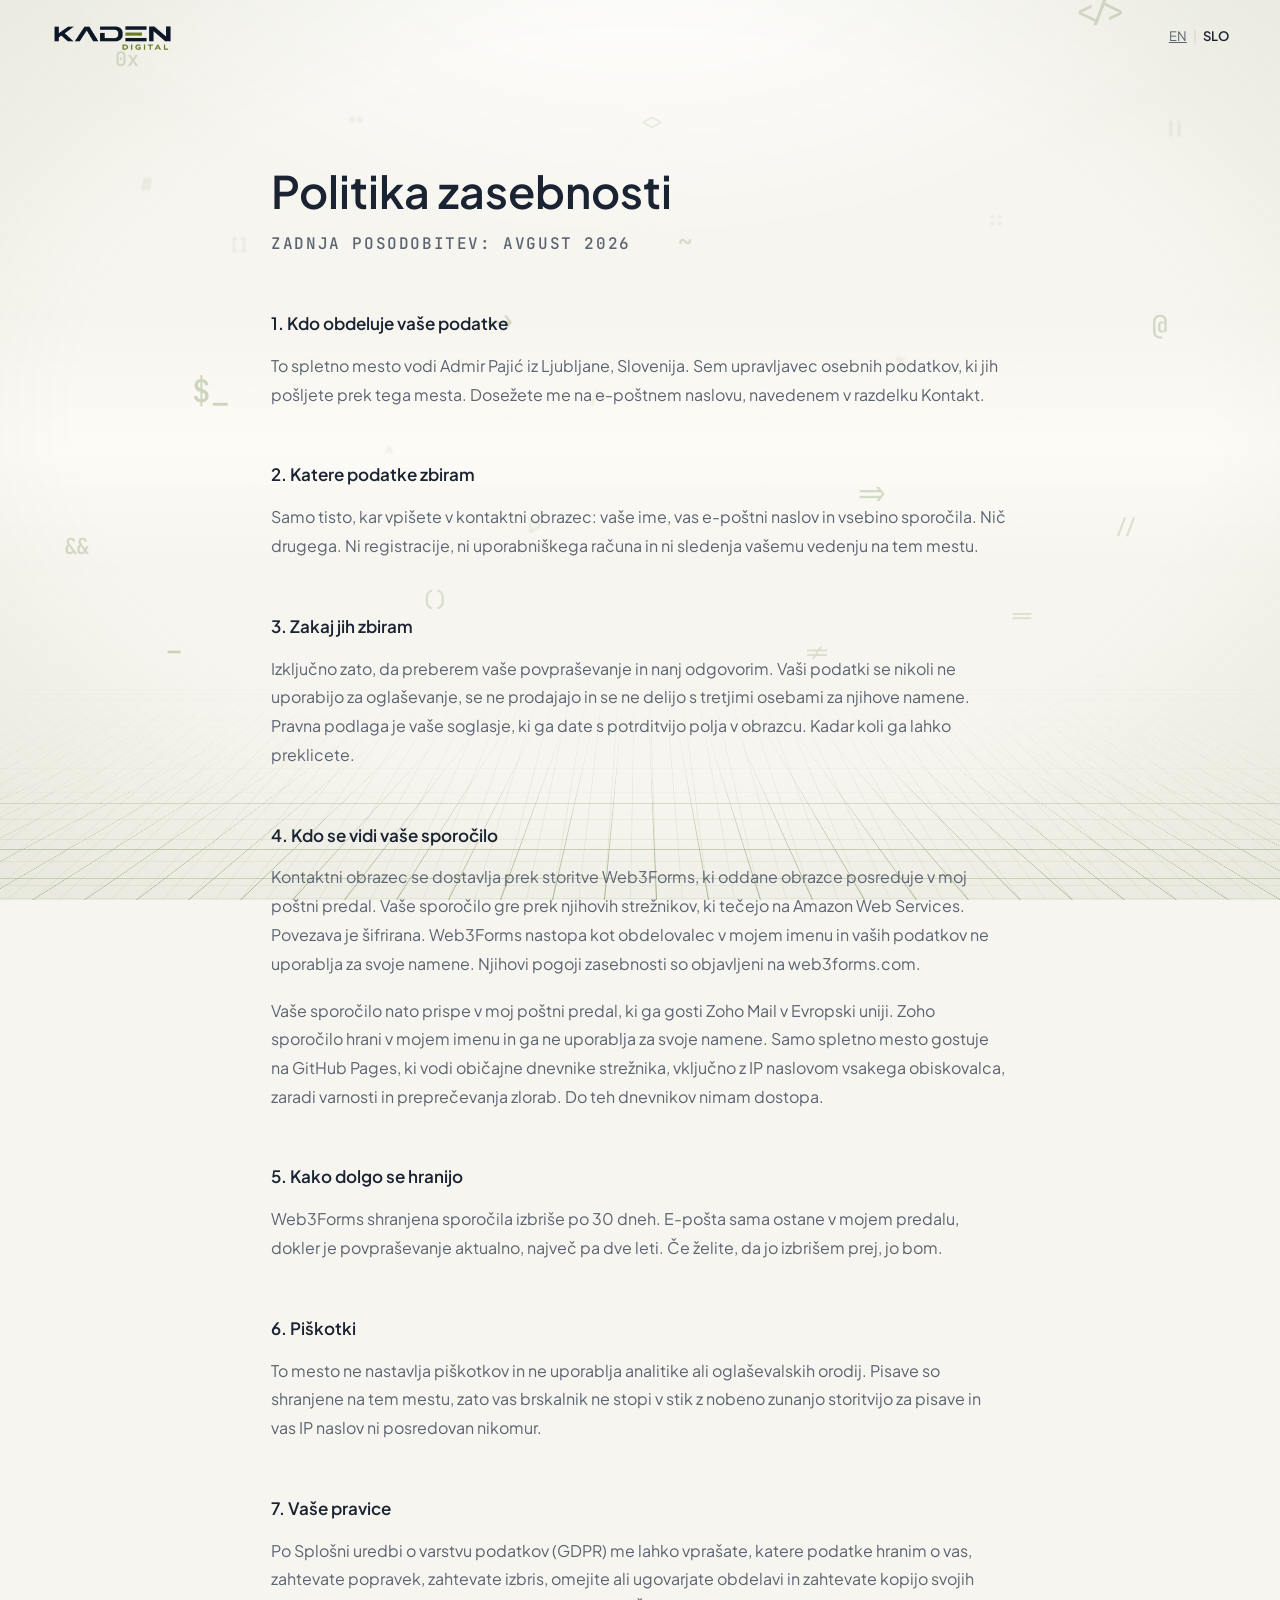
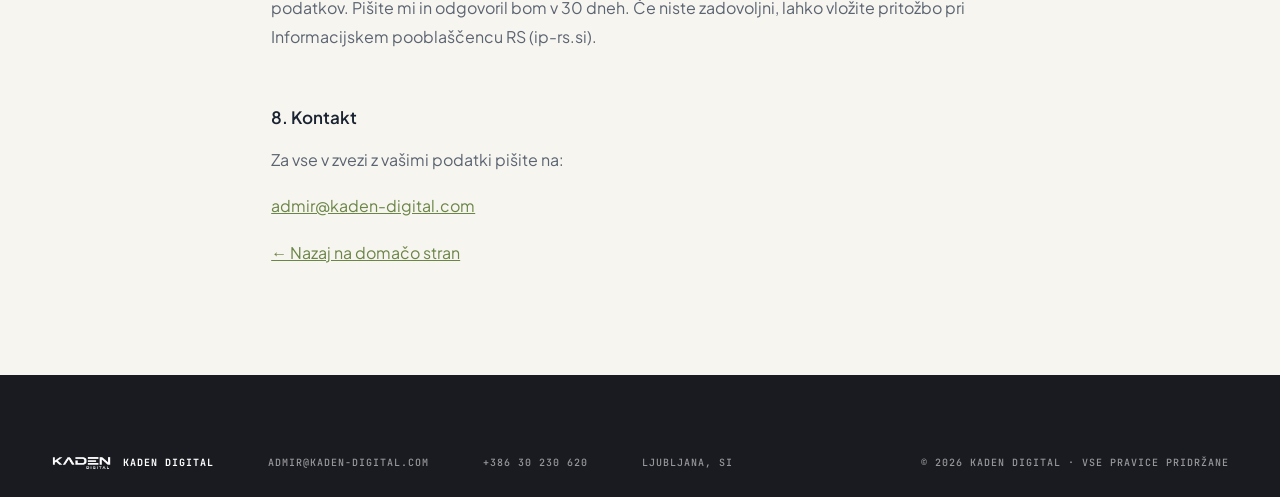
<file: zasebnost.html>
<!DOCTYPE html>
<html lang="sl">
<head>
  <meta charset="UTF-8">
  <meta name="viewport" content="width=device-width, initial-scale=1.0">
  <meta name="robots" content="noindex">
  <title>Politika zasebnosti | Kaden Digital</title>

  <!-- Ista stran v drugem jeziku. -->
  <link rel="alternate" hreflang="sl" href="https://www.kaden-digital.com/zasebnost.html">
  <link rel="alternate" hreflang="en" href="https://www.kaden-digital.com/en/privacy-policy.html">
  <link rel="alternate" hreflang="x-default" href="https://www.kaden-digital.com/zasebnost.html">


    <!-- Pisave so na nasem streznik, zato Googlu ne posiljamo nicesar. -->
  <link rel="preload" href="assets/fonts/plus-jakarta-sans-400-latin.woff2" as="font" type="font/woff2" crossorigin>
  <link rel="preload" href="assets/fonts/plus-jakarta-sans-500-latin.woff2" as="font" type="font/woff2" crossorigin>

  <link rel="icon" href="assets/images/favicon-16.png" sizes="16x16" type="image/png">
  <link rel="icon" href="assets/images/favicon-32.png" sizes="32x32" type="image/png">
  <link rel="apple-touch-icon" href="assets/images/apple-touch-icon.png">

  <link rel="stylesheet" href="style.css">
</head>
<body>

  <!-- Prva postaja za tipkovnico: preskoci meni naravnost do vsebine. -->
  <a class="preskoci" href="#glavno">Preskoči na vsebino</a>

  <!-- PROSTOR V OZADJU — enak kot na glavni strani. -->
  <div class="space" aria-hidden="true">
    <div class="space-grid space-grid-far"></div>
    <div class="space-grid space-grid-near"></div>
    <div class="space-haze"></div>
    <div class="space-stars" id="spaceStars"></div>
    <div class="space-light"></div>
    <div class="space-vignette"></div>
  </div>

  <header>
    <nav class="navbar container">
      <a href="index.html" class="logo">
        <img src="assets/images/logo-nav.webp" alt="Kaden Digital" width="420" height="96">
      </a>
      <div class="lang-switch">
          <a class="lang-btn" href="en/privacy-policy.html" hreflang="en" lang="en">EN</a>
          <span class="lang-divider">|</span>
          <span class="lang-btn active">SLO</span>
        </div>
    </nav>
  </header>

  <main class="legal" id="glavno" tabindex="-1">
    <div class="legal-inner container">

      <h1>Politika zasebnosti</h1>
      <p class="legal-date">Zadnja posodobitev: avgust 2026</p>

      <h2>1. Kdo obdeluje vaše podatke</h2>
      <p>To spletno mesto vodi Admir Pajić iz Ljubljane, Slovenija. Sem upravljavec osebnih podatkov, ki jih pošljete prek tega mesta. Dosežete me na e-poštnem naslovu, navedenem v razdelku Kontakt.</p>

      <h2>2. Katere podatke zbiram</h2>
      <p>Samo tisto, kar vpišete v kontaktni obrazec: vaše ime, vas e-poštni naslov in vsebino sporočila. Nič drugega. Ni registracije, ni uporabniškega računa in ni sledenja vašemu vedenju na tem mestu.</p>

      <h2>3. Zakaj jih zbiram</h2>
      <p>Izključno zato, da preberem vaše povpraševanje in nanj odgovorim. Vaši podatki se nikoli ne uporabijo za oglaševanje, se ne prodajajo in se ne delijo s tretjimi osebami za njihove namene. Pravna podlaga je vaše soglasje, ki ga date s potrditvijo polja v obrazcu. Kadar koli ga lahko preklicete.</p>

      <h2>4. Kdo se vidi vaše sporočilo</h2>
      <p>Kontaktni obrazec se dostavlja prek storitve Web3Forms, ki oddane obrazce posreduje v moj poštni predal. Vaše sporočilo gre prek njihovih strežnikov, ki tečejo na Amazon Web Services. Povezava je šifrirana. Web3Forms nastopa kot obdelovalec v mojem imenu in vaših podatkov ne uporablja za svoje namene. Njihovi pogoji zasebnosti so objavljeni na web3forms.com.</p>

      <p>Vaše sporočilo nato prispe v moj poštni predal, ki ga gosti Zoho Mail v Evropski uniji. Zoho sporočilo hrani v mojem imenu in ga ne uporablja za svoje namene. Samo spletno mesto gostuje na GitHub Pages, ki vodi običajne dnevnike strežnika, vključno z IP naslovom vsakega obiskovalca, zaradi varnosti in preprečevanja zlorab. Do teh dnevnikov nimam dostopa.</p>

      <h2>5. Kako dolgo se hranijo</h2>
      <p>Web3Forms shranjena sporočila izbriše po 30 dneh. E-pošta sama ostane v mojem predalu, dokler je povpraševanje aktualno, največ pa dve leti. Če želite, da jo izbrišem prej, jo bom.</p>

      <h2>6. Piškotki</h2>
      <p>To mesto ne nastavlja piškotkov in ne uporablja analitike ali oglaševalskih orodij. Pisave so shranjene na tem mestu, zato vas brskalnik ne stopi v stik z nobeno zunanjo storitvijo za pisave in vas IP naslov ni posredovan nikomur.</p>

      <h2>7. Vaše pravice</h2>
      <p>Po Splošni uredbi o varstvu podatkov (GDPR) me lahko vprašate, katere podatke hranim o vas, zahtevate popravek, zahtevate izbris, omejite ali ugovarjate obdelavi in zahtevate kopijo svojih podatkov. Pišite mi in odgovoril bom v 30 dneh. Če niste zadovoljni, lahko vložite pritožbo pri Informacijskem pooblaščencu RS (ip-rs.si).</p>

      <h2>8. Kontakt</h2>
      <p>Za vse v zvezi z vašimi podatki pišite na:</p>
      <p><a class="js-mail" data-u="admir" data-d="kaden-digital.com" href="#">&nbsp;</a></p>

      <p class="legal-back"><a href="index.html">&larr; Nazaj na domačo stran</a></p>

    </div>
  </main>

  <footer class="footer">
    <div class="footer-bottom container">
      <span class="footer-brand">
        <img src="assets/images/logo-nav.webp" alt="" width="420" height="96">
        Kaden Digital
      </span>
      <a class="footer-link js-mail" data-u="admir" data-d="kaden-digital.com" href="#">&nbsp;</a>
      <a class="footer-link js-tel" data-a="+386 30" data-b="230 620" href="#">&nbsp;</a>
      <span class="footer-geo">Ljubljana, SI</span>
      <span class="footer-copy">&copy; 2026 Kaden Digital &middot; Vse pravice pridržane</span>
    </div>
  </footer>

  <script src="script.js"></script>
</body>
</html>
</file>
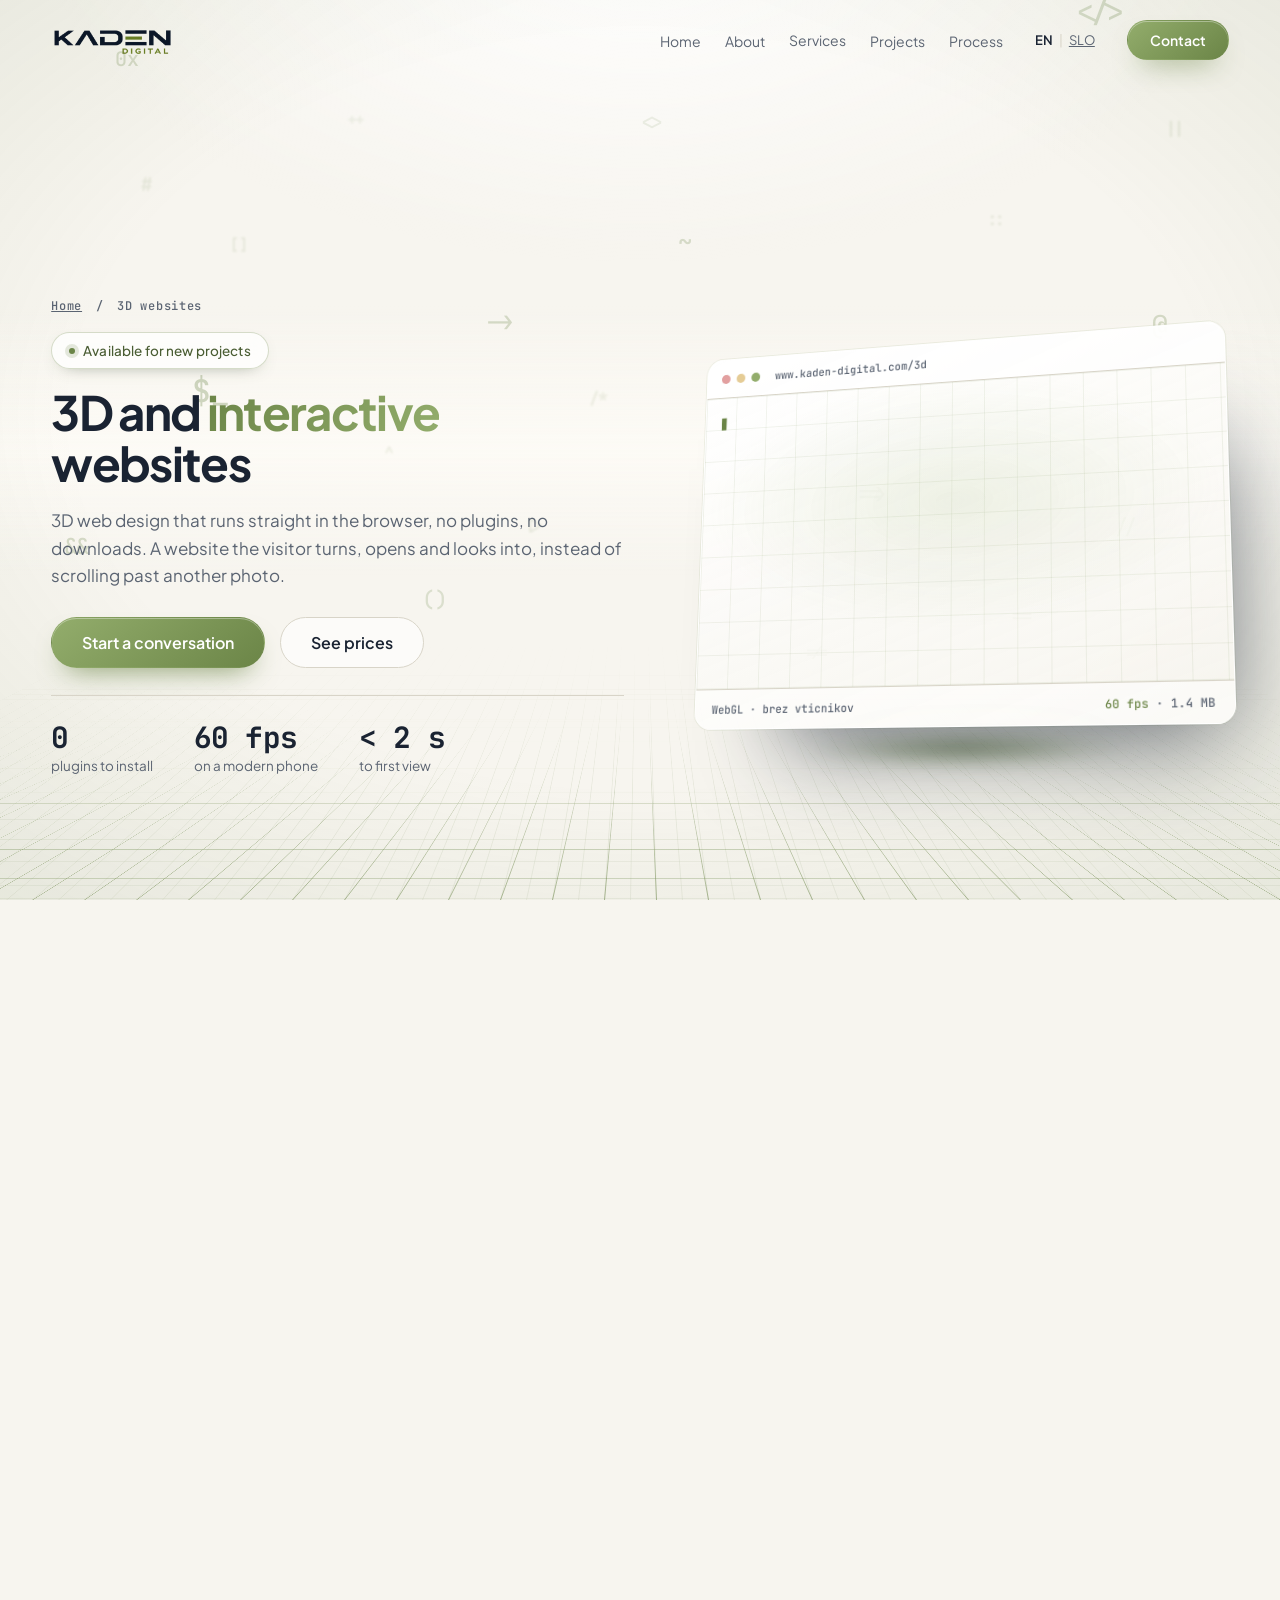
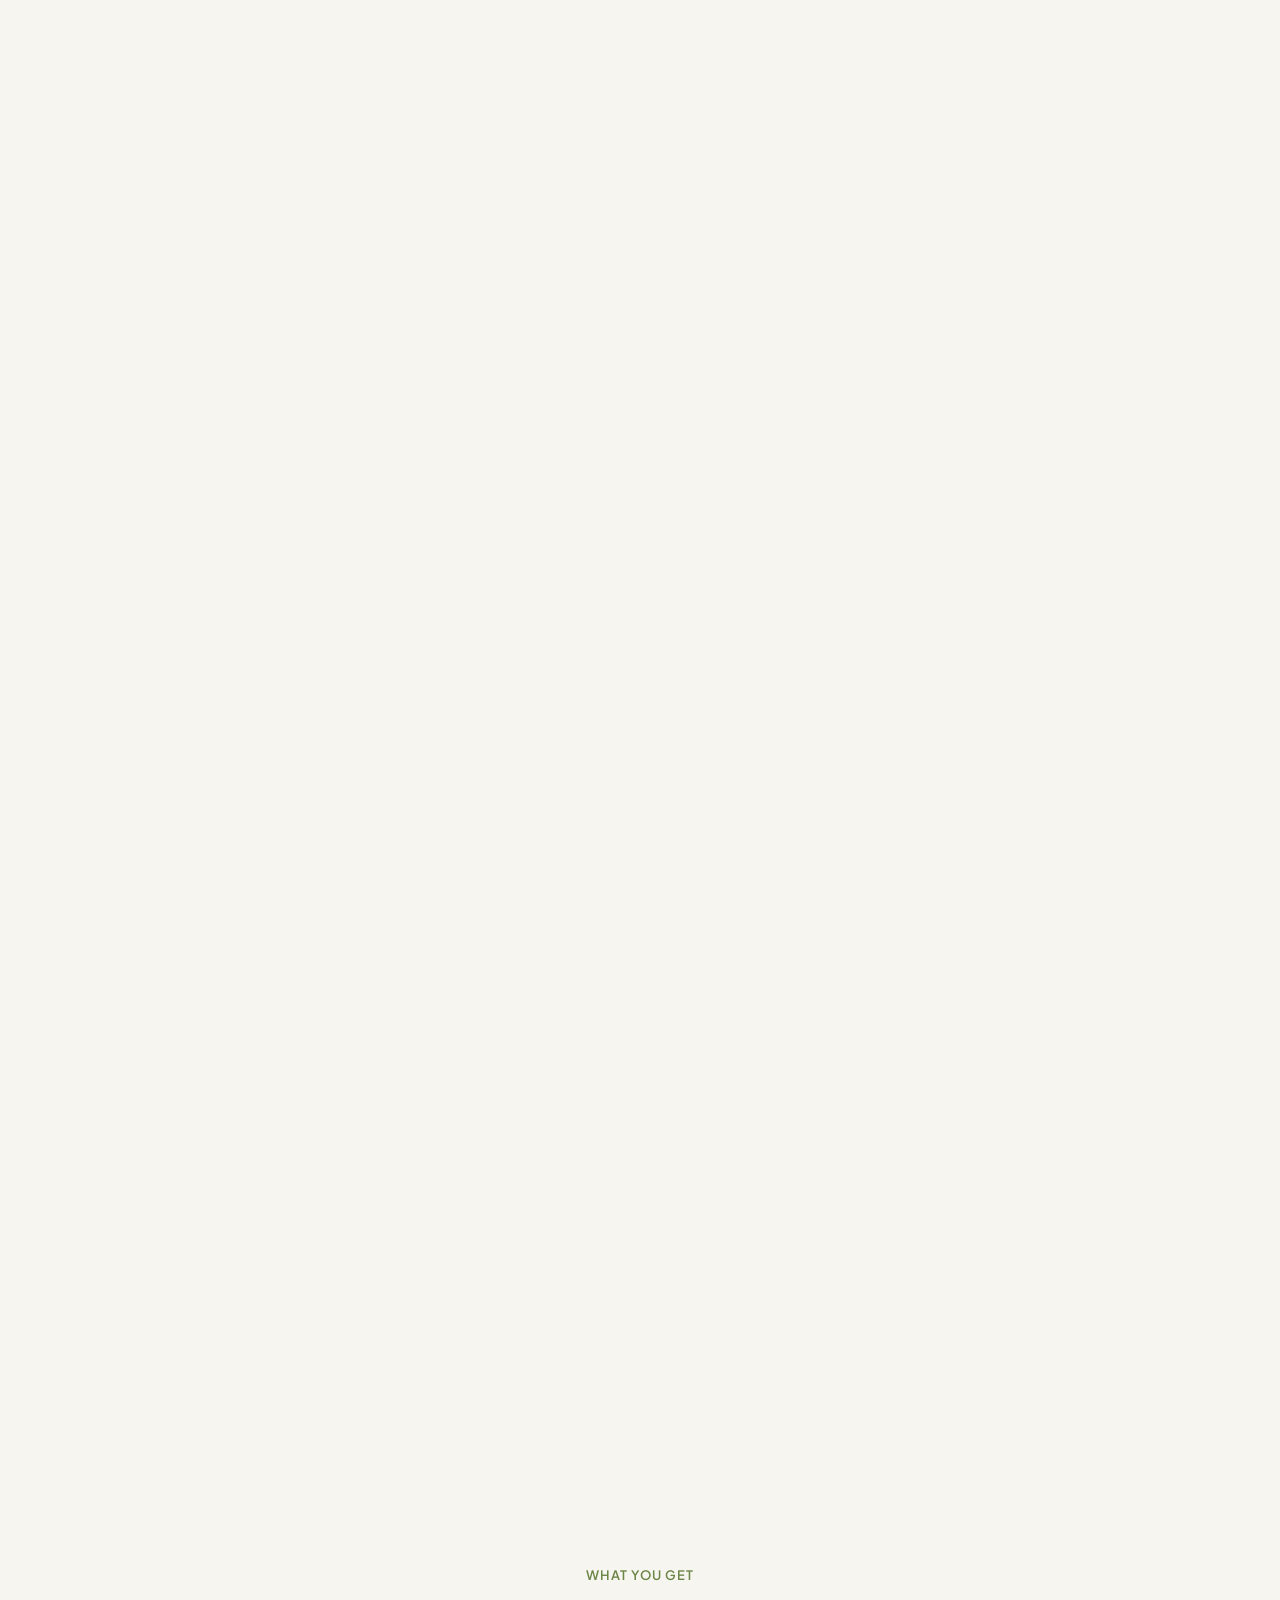
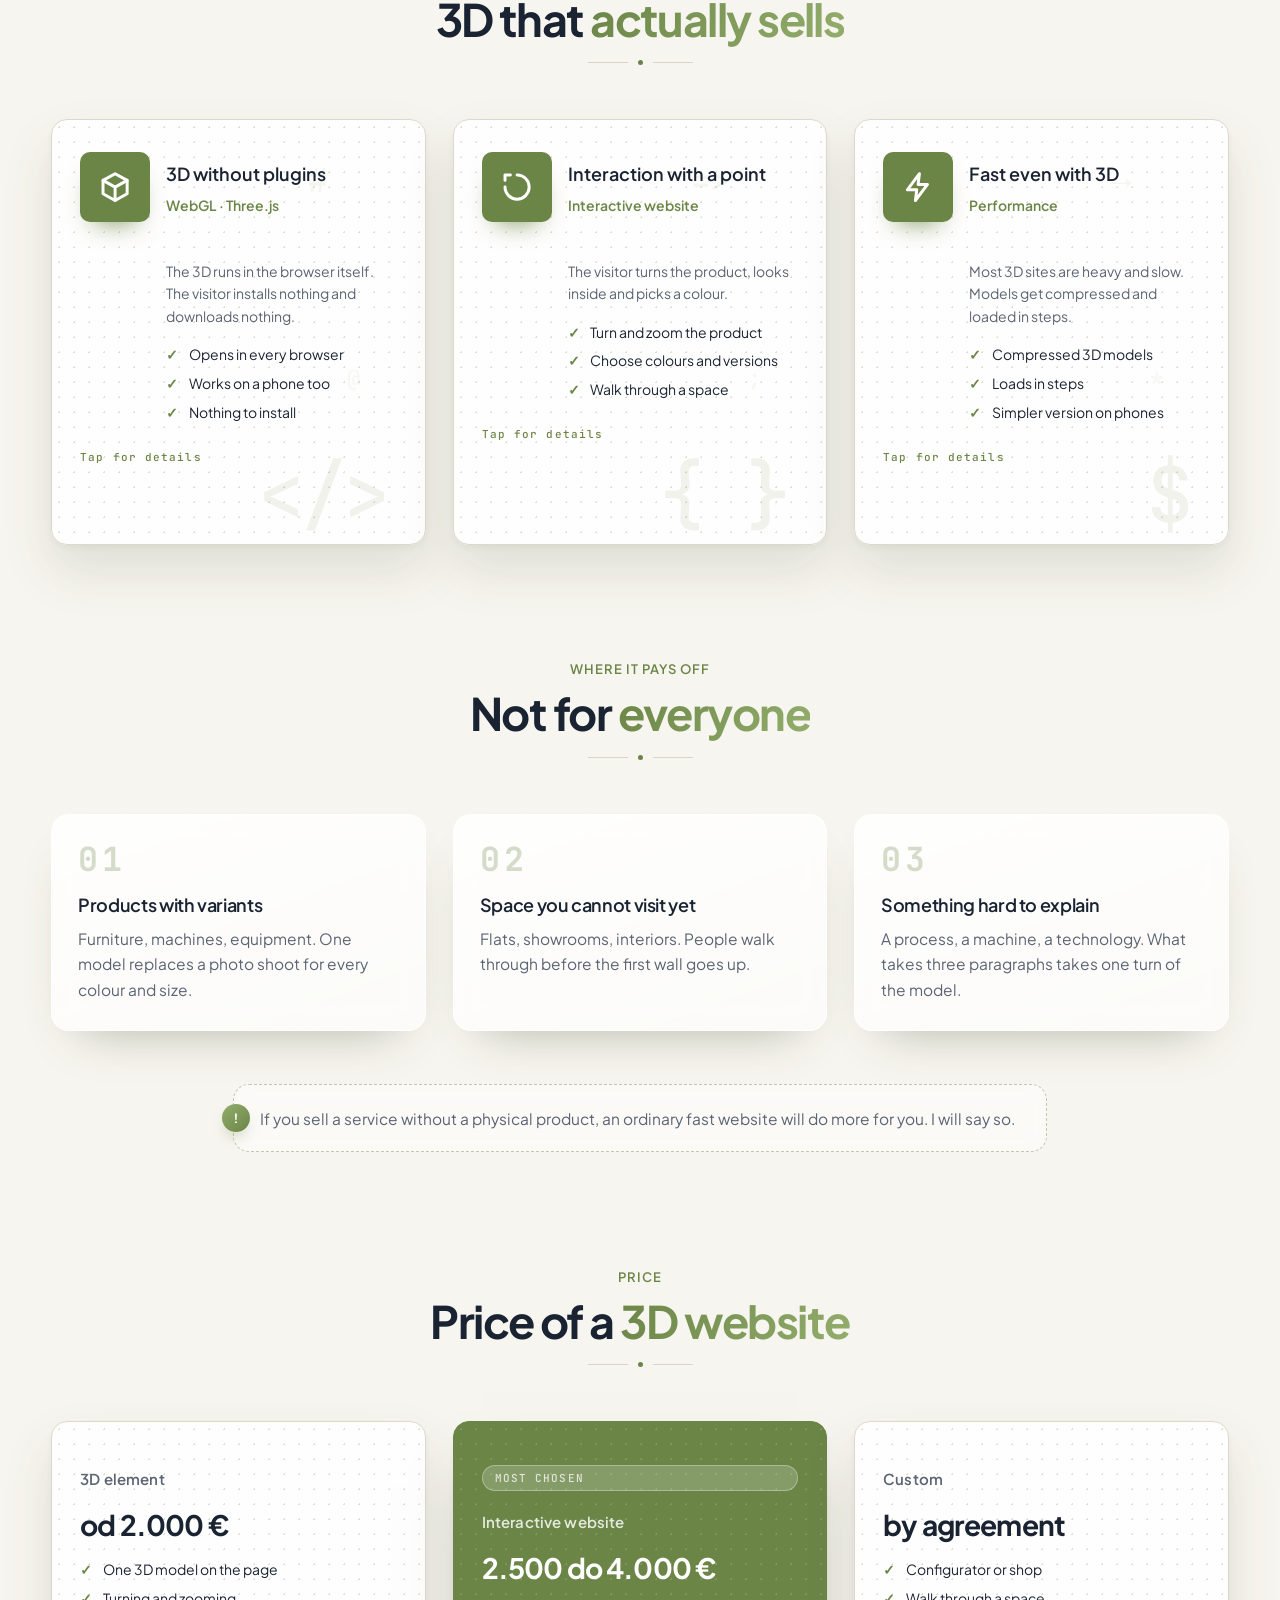
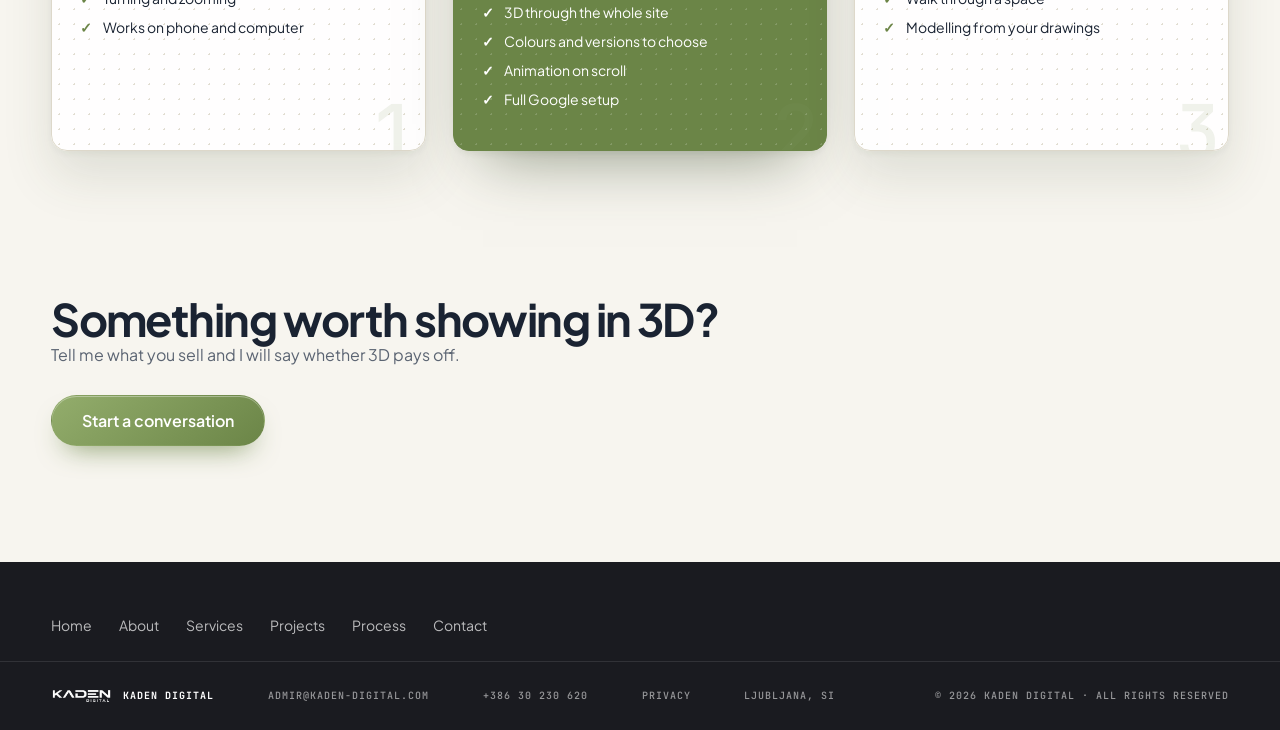
<file: en/3d-web-design.html>
<!DOCTYPE html>
<html lang="en">
<head>
  <meta charset="UTF-8">
  <meta name="viewport" content="width=device-width, initial-scale=1.0">

  <title>3D Websites and 3D Web Design | Kaden Digital</title>

  <meta name="description" content="Interactive 3D website development. 3D web design that runs straight in the browser, with no plugins. Ljubljana, Slovenia.">
  <meta name="author" content="Admir Pajić">

  <link rel="canonical" href="https://www.kaden-digital.com/en/3d-web-design.html">
  <!-- Ista stran v drugem jeziku. -->
  <link rel="alternate" hreflang="sl" href="https://www.kaden-digital.com/3dspletnestrani.html">
  <link rel="alternate" hreflang="en" href="https://www.kaden-digital.com/en/3d-web-design.html">
  <link rel="alternate" hreflang="x-default" href="https://www.kaden-digital.com/3dspletnestrani.html">



  <meta property="og:type" content="website">
  <meta property="og:locale" content="en_US">
  <meta property="og:title" content="3D Websites and 3D Web Design | Kaden Digital">
  <meta property="og:description" content="Interactive 3D website development that runs straight in the browser.">
  <meta property="og:url" content="https://www.kaden-digital.com/en/3d-web-design.html">
  <meta property="og:image" content="https://www.kaden-digital.com/assets/images/og-kaden.png">
  <meta property="og:image:width" content="1200">
  <meta property="og:image:height" content="630">
  <meta name="twitter:card" content="summary_large_image">

  <link rel="icon" href="../assets/images/favicon-16.png" sizes="16x16" type="image/png">
  <link rel="icon" href="../assets/images/favicon-32.png" sizes="32x32" type="image/png">
  <link rel="apple-touch-icon" href="../assets/images/apple-touch-icon.png">

  <link rel="preload" href="../assets/fonts/plus-jakarta-sans-400-latin.woff2" as="font" type="font/woff2" crossorigin>
  <link rel="preload" href="../assets/fonts/plus-jakarta-sans-500-latin.woff2" as="font" type="font/woff2" crossorigin>

  <link rel="stylesheet" href="../style.css">
</head>
<body>

  <!-- Prva postaja za tipkovnico: preskoci meni naravnost do vsebine. -->
  <a class="preskoci" href="#glavno">Skip to content</a>

  <!-- PROSTOR V OZADJU — plasti se ob drsenju premikajo razlicno hitro. -->
  <div class="space" aria-hidden="true">
    <div class="space-grid space-grid-far" data-globina="0.06"></div>
    <div class="space-grid space-grid-near" data-globina="0.14"></div>
    <div class="space-haze" data-globina="0.03"></div>
    <div class="space-stars" id="spaceStars" data-globina="0.09"></div>
    <div class="space-light"></div>
    <div class="space-vignette"></div>
  </div>

  <header>
    <nav class="navbar container">
      <a href="index.html" class="logo">
        <img src="../assets/images/logo-nav.webp" alt="Kaden Digital" width="420" height="96">
      </a>

      <div class="nav-right">
        <ul class="nav-links">
          <li><a href="index.html">Home</a></li>
          <li><a href="index.html#about">About</a></li>
          <li class="nav-services">
            <a href="index.html#services" class="nav-dropdown-toggle">Services</a>
            <div class="nav-dropdown">
              <a href="mobile-app-development.html" class="nav-dropdown-item">App Development</a>
              <a href="web-development-ljubljana.html" class="nav-dropdown-item">Web Development</a>
              <a href="3d-web-design.html" class="nav-dropdown-item">3D websites</a>
              <a href="process-automation.html" class="nav-dropdown-item">Scripts &amp; Automation</a>
            </div>
          </li>
          <li><a href="index.html#projects">Projects</a></li>
          <li><a href="index.html#process">Process</a></li>
        </ul>

        <div class="lang-switch">
          <span class="lang-btn active">EN</span>
          <span class="lang-divider">|</span>
          <a class="lang-btn" href="../3dspletnestrani.html" hreflang="sl" lang="sl">SLO</a>
        </div>

        <a href="index.html#contact" class="btn btn-primary nav-cta">Contact</a>
      </div>

      <button class="hamburger" type="button" aria-label="Menu" aria-expanded="false" aria-controls="mobilniMeni">
        <span></span>
        <span></span>
        <span></span>
      </button>
    </nav>

    <div class="mobile-menu" id="mobilniMeni">
      <ul class="mobile-nav-links">
        <li><a href="index.html">Home</a></li>
        <li><a href="index.html#about">About</a></li>
        <li><a href="index.html#services">Services</a></li>
        <li><a href="index.html#projects">Projects</a></li>
        <li><a href="index.html#process">Process</a></li>
      </ul>
      <div class="lang-switch">
          <span class="lang-btn active">EN</span>
          <span class="lang-divider">|</span>
          <a class="lang-btn" href="../3dspletnestrani.html" hreflang="sl" lang="sl">SLO</a>
        </div>
      <a href="index.html#contact" class="btn btn-primary">Contact</a>
    </div>
  </header>

  <main id="glavno" tabindex="-1">

    <!-- HERO — besedilo levo, terminal in 3D scena desno -->
    <section class="storitev-uvod hero3d">
      <div class="hero3d-tir" id="hero3dTir">
        <div class="hero3d-lepilo">
          <div class="container">
            <div class="uvod-mreza-3d">

              <div class="uvod-besedilo">

                <p class="drobtine razkrij">
                  <a href="index.html">Home</a>
                  <span>/</span>
                  <span>3D websites</span>
                </p>

                <div class="badge razkrij" data-zamik="1">
                  <span class="badge-dot"></span>
                  <span>Available for new projects</span>
                </div>

                <h1 class="hero-title naslov-ozji razkrij" data-zamik="2">
                  <span>3D and</span>
                  <span class="accent">interactive</span>
                  <br>
                  <span>websites</span>
                </h1>

                <p class="hero-subtitle razkrij" data-zamik="3">3D web design that runs straight in the browser, no plugins, no downloads. A website the visitor turns, opens and looks into, instead of scrolling past another photo.</p>

                <div class="hero-buttons razkrij" data-zamik="4">
                  <a href="index.html#contact" class="btn btn-primary">Start a conversation</a>
                  <a href="#cena" class="btn btn-secondary">See prices</a>
                </div>

                <div class="stevilke razkrij" data-zamik="5">
                  <div class="stevilka">
                    <strong>0</strong>
                    <span>plugins to install</span>
                  </div>
                  <div class="stevilka">
                    <strong>60 fps</strong>
                    <span>on a modern phone</span>
                  </div>
                  <div class="stevilka">
                    <strong>&lt; 2 s</strong>
                    <span>to first view</span>
                  </div>
                </div>

              </div>

              <div class="scena3d razkrij" data-zamik="3" aria-hidden="true">
                <div class="scena3d-notranjost" id="scena3d">

                  <div class="okno3d" id="okno3d">
                    <div class="okno3d-vrh">
                      <span class="okno3d-pika"></span>
                      <span class="okno3d-pika"></span>
                      <span class="okno3d-pika"></span>
                      <span class="okno3d-url">www.kaden-digital.com/3d</span>
                    </div>

                    <div class="okno3d-oder">
                      <pre class="term" id="term"></pre>
                    </div>

                    <div class="okno3d-noga">
                      <span>WebGL &middot; brez vticnikov</span>
                      <span><em>60 fps</em> &middot; 1.4 MB</span>
                    </div>
                  </div>

                  <span class="okno3d-senca" id="okno3dSenca" aria-hidden="true"></span>

                  <div class="delci" id="delci"></div>

                  <div class="plocica plocica-1">
                    <span class="plocica-znak">3D</span>
                    <span>Model v brskalniku<small>nic za namestiti</small></span>
                  </div>
                  <div class="plocica plocica-2">
                    <span class="plocica-znak">&#9889;</span>
                    <span>Nalozi se v 1.8 s<small>tudi na telefonu</small></span>
                  </div>
                  <div class="plocica plocica-3">
                    <span class="plocica-znak">360</span>
                    <span>Obrni in poglej<small>z vseh strani</small></span>
                  </div>

                </div>
              </div>

            </div>
          </div>
        </div>
      </div>
    </section>
    <!-- KAJ DOBITE -->
    <section class="services">
      <div class="container">

        <p class="section-eyebrow razkrij">What you get</p>
        <h2 class="section-title razkrij" data-zamik="1">3D that <span class='accent'>actually sells</span></h2>
        <div class="title-divider razkrij" data-zamik="2">
          <span class="divider-line"></span>
          <span class="divider-dot"></span>
          <span class="divider-line"></span>
        </div>

        <div class="services-grid">

          <div class="service-card usluga-card obrnljiva razkrij" data-zamik="1">
            <span class="service-bar"></span>
           <div class="obrni-notranjost">
            <div class="obrni-lice">
            <span class="service-mark mark-1">&lt;/&gt;</span>
            <span class="service-mark mark-2">#</span>
            <span class="service-mark mark-3">@</span>
            <div class="service-card-header">
              <div class="service-icon">
                <svg width="26" height="26" viewBox="0 0 24 24" fill="none" stroke-linecap="round" stroke-linejoin="round">
                  <path d="M12 2 3 7v10l9 5 9-5V7z" style="stroke:#ffffff; stroke-width:2.2; fill:none;"/>
                  <path d="m3 7 9 5 9-5M12 12v10" style="stroke:#ffffff; stroke-width:2.2; fill:none;"/>
                </svg>
              </div>
              <div class="service-heading">
                <h3>3D without plugins</h3>
                <p class="service-stack">WebGL &middot; Three.js</p>
              </div>
            </div>
            <p class="service-desc">The 3D runs in the browser itself. The visitor installs nothing and downloads nothing.</p>
            <ul class="service-checklist">
              <li>Opens in every browser</li>
              <li>Works on a phone too</li>
              <li>Nothing to install</li>
            </ul>
            <p class="obrni-namig">Tap for details</p>
            </div>
            <div class="obrni-hrbet">
              <h3>Why it matters</h3>
              <p><strong>Opens in every browser</strong> <span>means nobody drops off because they use a different browser. Chrome, Safari and Firefox all show the same thing.</span></p>
              <p><strong>Works on a phone too</strong> <span>means the half of your visitors who arrive from a phone see the same 3D as those on a computer.</span></p>
              <p><strong>Nothing to install</strong> <span>means no downloads and no plugins. Every extra step you ask of a visitor costs you a part of them.</span></p>
            </div>
           </div>
          </div>

          <div class="service-card usluga-card obrnljiva razkrij" data-zamik="2">
            <span class="service-bar"></span>
           <div class="obrni-notranjost">
            <div class="obrni-lice">
            <span class="service-mark mark-1">{ }</span>
            <span class="service-mark mark-2">=&gt;</span>
            <span class="service-mark mark-3">;</span>
            <div class="service-card-header">
              <div class="service-icon">
                <svg width="26" height="26" viewBox="0 0 24 24" fill="none" stroke-linecap="round" stroke-linejoin="round">
                  <path d="M12 3a9 9 0 1 1-9 9" style="stroke:#ffffff; stroke-width:2.2; fill:none;"/>
                  <path d="M3 7V3h4" style="stroke:#ffffff; stroke-width:2.2; fill:none;"/>
                </svg>
              </div>
              <div class="service-heading">
                <h3>Interaction with a point</h3>
                <p class="service-stack">Interactive website</p>
              </div>
            </div>
            <p class="service-desc">The visitor turns the product, looks inside and picks a colour.</p>
            <ul class="service-checklist">
              <li>Turn and zoom the product</li>
              <li>Choose colours and versions</li>
              <li>Walk through a space</li>
            </ul>
            <p class="obrni-namig">Tap for details</p>
            </div>
            <div class="obrni-hrbet">
              <h3>Why it matters</h3>
              <p><strong>Turn and zoom the product</strong> <span>means the buyer sees it from every side. Fewer questions before the sale and fewer parcels coming back.</span></p>
              <p><strong>Choose colours and versions</strong> <span>means one model replaces a photo shoot for every colour. The buyer assembles exactly what he wants to order.</span></p>
              <p><strong>Walk through a space</strong> <span>means you can show a room that does not exist yet. A flat or a showroom sells before the first wall goes up.</span></p>
            </div>
           </div>
          </div>

          <div class="service-card usluga-card obrnljiva razkrij" data-zamik="3">
            <span class="service-bar"></span>
           <div class="obrni-notranjost">
            <div class="obrni-lice">
            <span class="service-mark mark-1">$</span>
            <span class="service-mark mark-2">&rarr;</span>
            <span class="service-mark mark-3">*</span>
            <div class="service-card-header">
              <div class="service-icon">
                <svg width="26" height="26" viewBox="0 0 24 24" fill="none" stroke-linecap="round" stroke-linejoin="round">
                  <path d="M13 2 4 14h7l-1 8 9-12h-7z" style="stroke:#ffffff; stroke-width:2.2; fill:none;"/>
                </svg>
              </div>
              <div class="service-heading">
                <h3>Fast even with 3D</h3>
                <p class="service-stack">Performance</p>
              </div>
            </div>
            <p class="service-desc">Most 3D sites are heavy and slow. Models get compressed and loaded in steps.</p>
            <ul class="service-checklist">
              <li>Compressed 3D models</li>
              <li>Loads in steps</li>
              <li>Simpler version on phones</li>
            </ul>
            <p class="obrni-namig">Tap for details</p>
            </div>
            <div class="obrni-hrbet">
              <h3>Why it matters</h3>
              <p><strong>Compressed 3D models</strong> <span>means a model that would weigh 40 MB reaches the visitor as a few. Without that step nobody waits for a 3D page.</span></p>
              <p><strong>Loads in steps</strong> <span>means the page shows up immediately and the 3D arrives right after. The visitor never stares at an empty screen.</span></p>
              <p><strong>Simpler version on phones</strong> <span>means an older phone gets a lighter scene instead of a stuttering one. Nobody leaves because the page will not run.</span></p>
            </div>
           </div>
          </div>

        </div>
      </div>
    </section>

    <!-- ZA KOGA -->
    <section class="services">
      <div class="container">

        <p class="section-eyebrow razkrij">Where it pays off</p>
        <h2 class="section-title razkrij" data-zamik="1">Not for <span class='accent'>everyone</span></h2>
        <div class="title-divider razkrij" data-zamik="2">
          <span class="divider-line"></span>
          <span class="divider-dot"></span>
          <span class="divider-line"></span>
        </div>

        <div class="primeri">
          <div class="primer razkrij" data-zamik="1">
            <span class="primer-st">01</span>
            <h3>Products with variants</h3>
            <p>Furniture, machines, equipment. One model replaces a photo shoot for every colour and size.</p>
          </div>
          <div class="primer razkrij" data-zamik="2">
            <span class="primer-st">02</span>
            <h3>Space you cannot visit yet</h3>
            <p>Flats, showrooms, interiors. People walk through before the first wall goes up.</p>
          </div>
          <div class="primer razkrij" data-zamik="3">
            <span class="primer-st">03</span>
            <h3>Something hard to explain</h3>
            <p>A process, a machine, a technology. What takes three paragraphs takes one turn of the model.</p>
          </div>
        </div>

        <p class="opomba razkrij" data-zamik="4">If you sell a service without a physical product, an ordinary fast website will do more for you. I will say so.</p>

      </div>
    </section>

    <!-- CENA -->
    <section class="services" id="cena">
      <div class="container">

        <p class="section-eyebrow razkrij">Price</p>
        <h2 class="section-title razkrij" data-zamik="1">Price of a <span class='accent'>3D website</span></h2>
        <div class="title-divider razkrij" data-zamik="2">
          <span class="divider-line"></span>
          <span class="divider-dot"></span>
          <span class="divider-line"></span>
        </div>

        <div class="services-grid">

          <div class="service-card usluga-card paket razkrij" data-zamik="1">
            <span class="service-bar"></span>
            <span class="service-mark mark-1">1</span>
            <p class="paket-ime">3D element</p>
            <p class="paket-cena">od 2.000 &euro;</p>
            <ul class="service-checklist">
              <li>One 3D model on the page</li>
              <li>Turning and zooming</li>
              <li>Works on phone and computer</li>
            </ul>
          </div>

          <div class="service-card usluga-card paket poudarjena razkrij" data-zamik="2">
            <span class="service-bar"></span>
            <span class="service-mark mark-1">2</span>
            <p class="paket-znacka">Most chosen</p>
            <p class="paket-ime">Interactive website</p>
            <p class="paket-cena">2.500 do 4.000 &euro;</p>
            <ul class="service-checklist">
              <li>3D through the whole site</li>
              <li>Colours and versions to choose</li>
              <li>Animation on scroll</li>
              <li>Full Google setup</li>
            </ul>
          </div>

          <div class="service-card usluga-card paket razkrij" data-zamik="3">
            <span class="service-bar"></span>
            <span class="service-mark mark-1">3</span>
            <p class="paket-ime">Custom</p>
            <p class="paket-cena">by agreement</p>
            <ul class="service-checklist">
              <li>Configurator or shop</li>
              <li>Walk through a space</li>
              <li>Modelling from your drawings</li>
            </ul>
          </div>

        </div>
      </div>
    </section>

    <section class="storitev-konec">
      <div class="container">
        <h2 class="section-title razkrij">Something worth showing in 3D?</h2>
        <p class="hero-subtitle razkrij" data-zamik="1">Tell me what you sell and I will say whether 3D pays off.</p>
        <div class="hero-buttons razkrij" data-zamik="2">
          <a href="index.html#contact" class="btn btn-primary">Start a conversation</a>
        </div>
      </div>
    </section>

  </main>

  <footer class="footer">
    <div class="footer-top container">
      <a href="index.html">Home</a>
      <a href="index.html#about">About</a>
      <a href="index.html#services">Services</a>
      <a href="index.html#projects">Projects</a>
      <a href="index.html#process">Process</a>
      <a href="index.html#contact">Contact</a>
    </div>

    <div class="footer-bottom container">
      <span class="footer-brand">
        <img src="../assets/images/logo-nav.webp" alt="" width="420" height="96">
        Kaden Digital
      </span>
      <a class="footer-link js-mail" data-u="admir" data-d="kaden-digital.com" href="#">&nbsp;</a>
      <a class="footer-link js-tel" data-a="+386 30" data-b="230 620" href="#">&nbsp;</a>
      <a class="footer-link" href="privacy-policy.html">Privacy</a>
      <span class="footer-geo">Ljubljana, SI</span>
      <span class="footer-copy">&copy; 2026 Kaden Digital &middot; All rights reserved</span>
    </div>
  </footer>

  <script src="../script.js"></script>
</body>
</html>
</file>
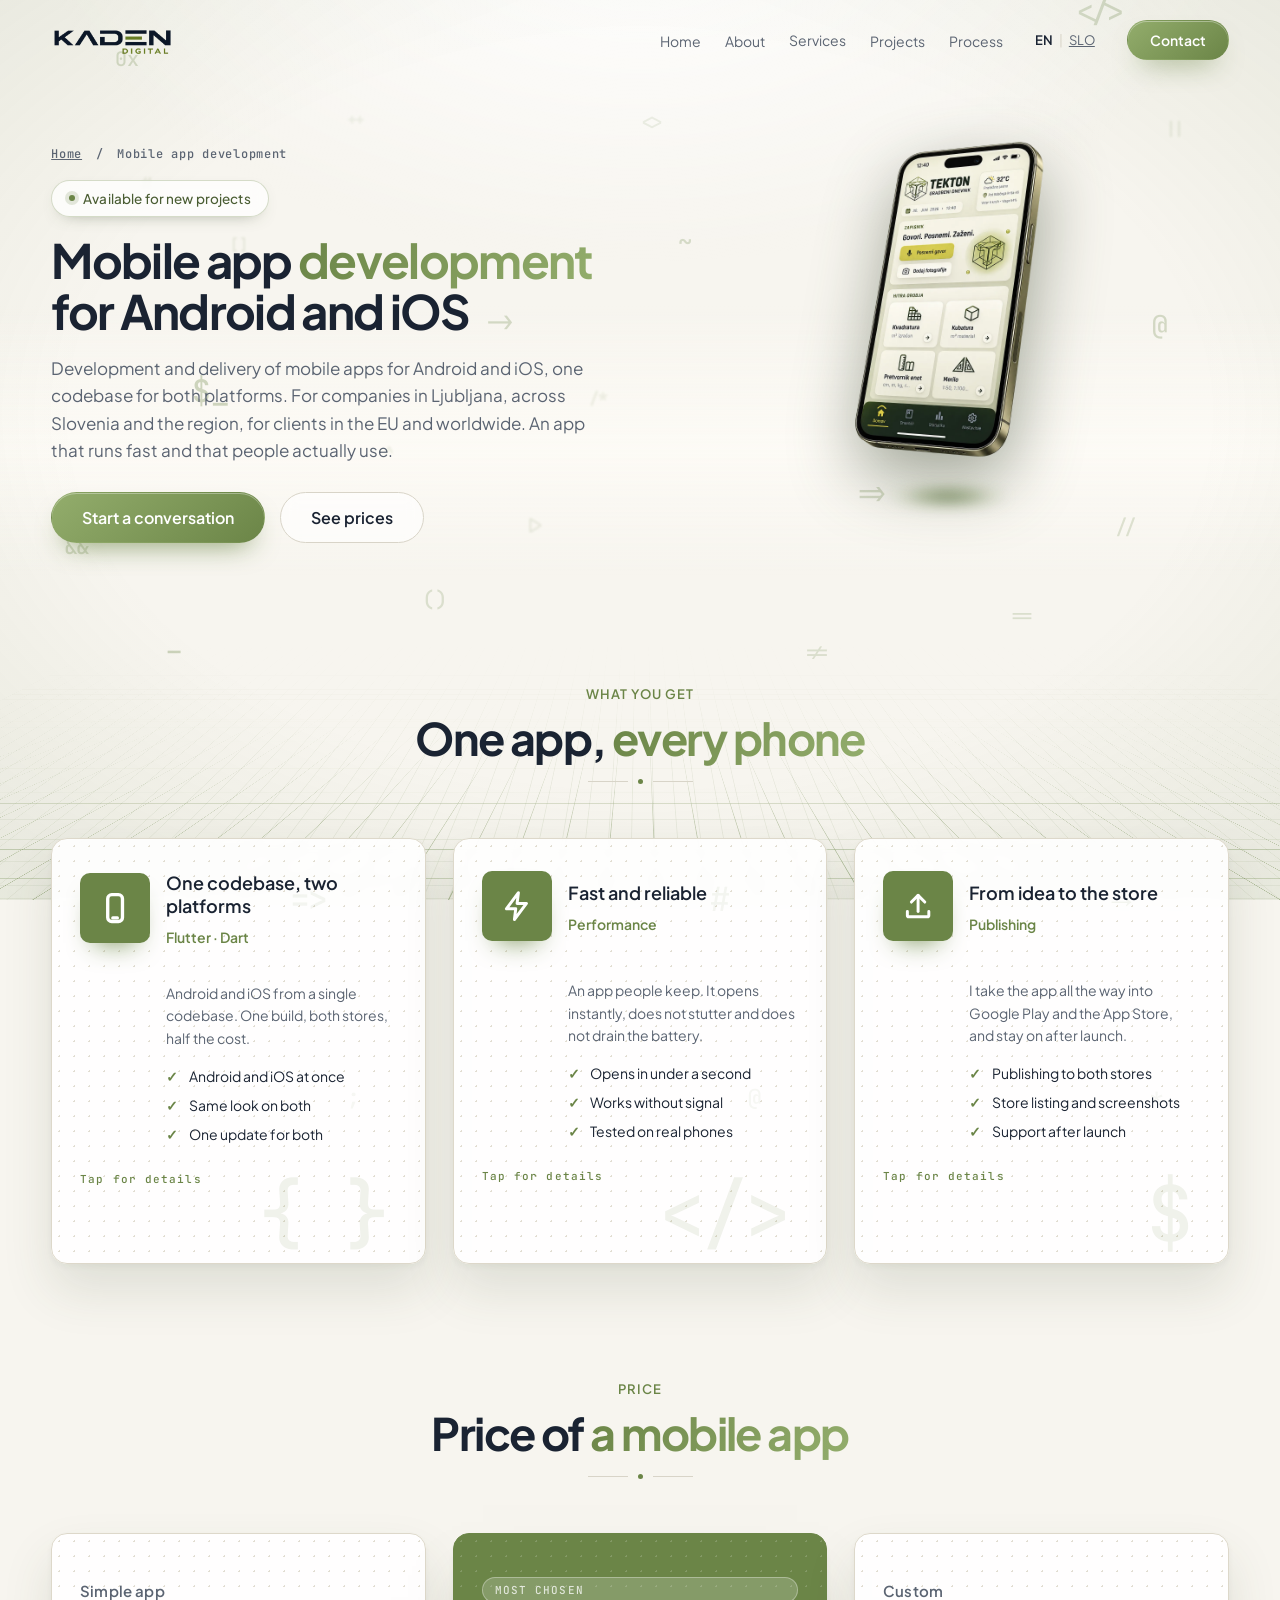
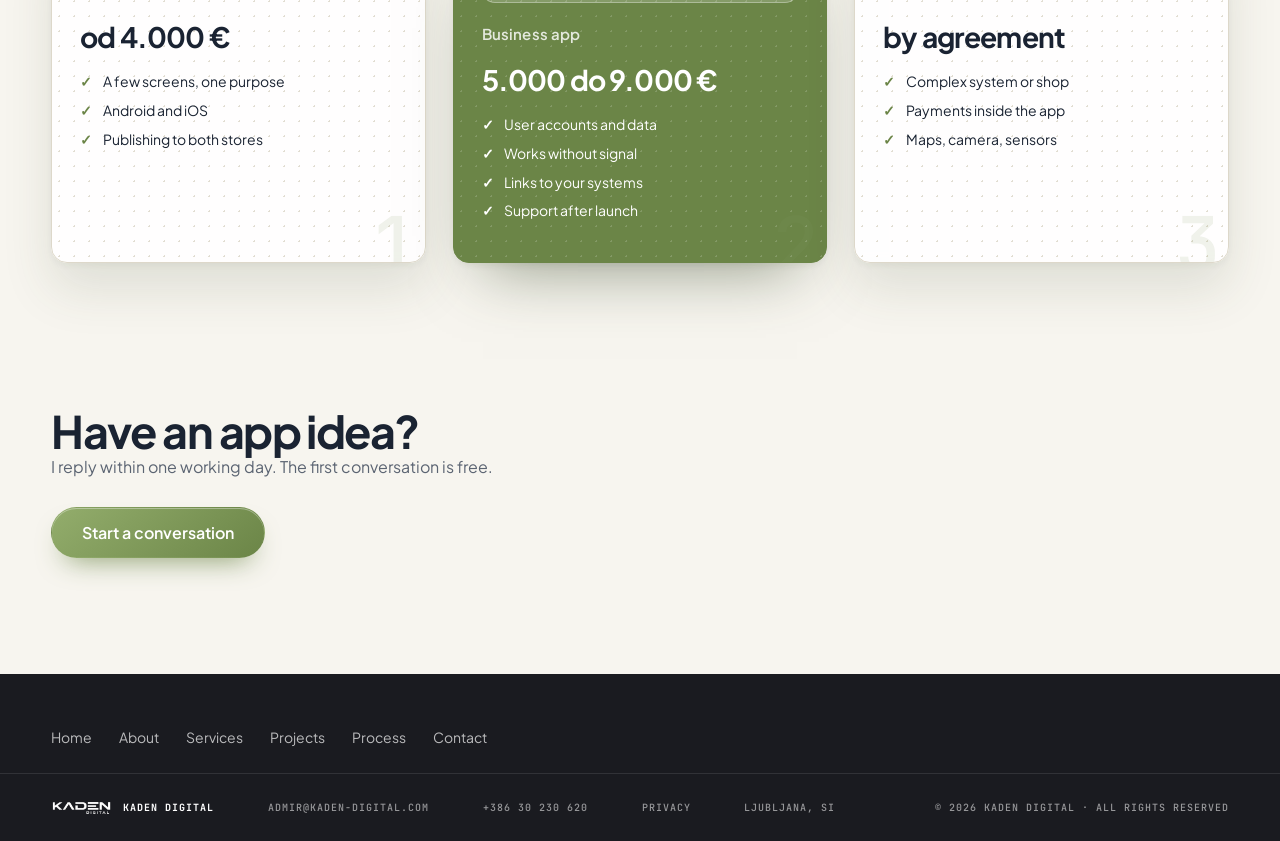
<file: en/mobile-app-development.html>
<!DOCTYPE html>
<html lang="en">
<head>
  <meta charset="UTF-8">
  <meta name="viewport" content="width=device-width, initial-scale=1.0">

  <!-- Naslov v Googlovih rezultatih. -->
  <title>Mobile App Development for Android and iOS | Kaden Digital</title>

  <!-- Besedilo pod naslovom v Googlu. -->
  <meta name="description" content="Mobile app development for Android and iOS. One codebase for both platforms, clear pricing and delivery on time. Ljubljana, Slovenia.">
  <meta name="author" content="Admir Pajić">

  <!-- Pravi naslov strani. -->
  <link rel="canonical" href="https://www.kaden-digital.com/en/mobile-app-development.html">
  <!-- Ista stran v drugem jeziku. -->
  <link rel="alternate" hreflang="sl" href="https://www.kaden-digital.com/razvojmobilnihaplikacij.html">
  <link rel="alternate" hreflang="en" href="https://www.kaden-digital.com/en/mobile-app-development.html">
  <link rel="alternate" hreflang="x-default" href="https://www.kaden-digital.com/razvojmobilnihaplikacij.html">



  <!-- Predogled ob deljenju. -->
  <meta property="og:type" content="website">
  <meta property="og:locale" content="en_US">
  <meta property="og:title" content="Mobile App Development for Android and iOS | Kaden Digital">
  <meta property="og:description" content="Mobile app development for Android and iOS. One codebase for both platforms, clear pricing, delivery on time.">
  <meta property="og:url" content="https://www.kaden-digital.com/en/mobile-app-development.html">
  <meta property="og:image" content="https://www.kaden-digital.com/assets/images/og-kaden.png">
  <meta property="og:image:width" content="1200">
  <meta property="og:image:height" content="630">
  <meta name="twitter:card" content="summary_large_image">

  <link rel="icon" href="../assets/images/favicon-16.png" sizes="16x16" type="image/png">
  <link rel="icon" href="../assets/images/favicon-32.png" sizes="32x32" type="image/png">
  <link rel="apple-touch-icon" href="../assets/images/apple-touch-icon.png">

  <!-- Uvodna slika se na siroko kaze takoj, telefon je ne prenasa. -->
  <link rel="preload" href="../assets/images/hero-1-app.webp" as="image" fetchpriority="high" media="(min-width: 901px)">

  <!-- Pisave so na nasem strezniku. -->
  <link rel="preload" href="../assets/fonts/plus-jakarta-sans-400-latin.woff2" as="font" type="font/woff2" crossorigin>
  <link rel="preload" href="../assets/fonts/plus-jakarta-sans-500-latin.woff2" as="font" type="font/woff2" crossorigin>

  <link rel="stylesheet" href="../style.css">
</head>
<body>

  <!-- Prva postaja za tipkovnico: preskoci meni naravnost do vsebine. -->
  <a class="preskoci" href="#glavno">Skip to content</a>

  <!-- PROSTOR V OZADJU — enak kot na glavni strani. -->
  <div class="space" aria-hidden="true">
    <div class="space-grid space-grid-far"></div>
    <div class="space-grid space-grid-near"></div>
    <div class="space-haze"></div>
    <div class="space-stars" id="spaceStars"></div>
    <div class="space-light"></div>
    <div class="space-vignette"></div>
  </div>

  <header>
    <nav class="navbar container">
      <a href="index.html" class="logo">
        <img src="../assets/images/logo-nav.webp" alt="Kaden Digital" width="420" height="96">
      </a>

      <div class="nav-right">
        <ul class="nav-links">
          <li><a href="index.html">Home</a></li>
          <li><a href="index.html#about">About</a></li>
          <li class="nav-services">
            <a href="index.html#services" class="nav-dropdown-toggle">Services</a>
            <div class="nav-dropdown">
              <a href="mobile-app-development.html" class="nav-dropdown-item">App Development</a>
              <a href="web-development-ljubljana.html" class="nav-dropdown-item">Web Development</a>
              <a href="3d-web-design.html" class="nav-dropdown-item">3D websites</a>
              <a href="process-automation.html" class="nav-dropdown-item">Scripts &amp; Automation</a>
            </div>
          </li>
          <li><a href="index.html#projects">Projects</a></li>
          <li><a href="index.html#process">Process</a></li>
        </ul>

        <div class="lang-switch">
          <span class="lang-btn active">EN</span>
          <span class="lang-divider">|</span>
          <a class="lang-btn" href="../razvojmobilnihaplikacij.html" hreflang="sl" lang="sl">SLO</a>
        </div>

        <a href="index.html#contact" class="btn btn-primary nav-cta">Contact</a>
      </div>

      <button class="hamburger" type="button" aria-label="Menu" aria-expanded="false" aria-controls="mobilniMeni">
        <span></span>
        <span></span>
        <span></span>
      </button>
    </nav>

    <div class="mobile-menu" id="mobilniMeni">
      <ul class="mobile-nav-links">
        <li><a href="index.html">Home</a></li>
        <li><a href="index.html#about">About</a></li>
        <li><a href="index.html#services">Services</a></li>
        <li><a href="index.html#projects">Projects</a></li>
        <li><a href="index.html#process">Process</a></li>
      </ul>
      <div class="lang-switch">
          <span class="lang-btn active">EN</span>
          <span class="lang-divider">|</span>
          <a class="lang-btn" href="../razvojmobilnihaplikacij.html" hreflang="sl" lang="sl">SLO</a>
        </div>
      <a href="index.html#contact" class="btn btn-primary">Contact</a>
    </div>
  </header>

  <main id="glavno" tabindex="-1">

    <!-- UVOD — kljucna beseda je v naslovu in v prvem odstavku. -->
    <section class="storitev-uvod">
      <div class="container uvod-mreza">
       <div class="uvod-besedilo">

        <p class="drobtine">
          <a href="index.html">Home</a>
          <span>/</span>
          <span>Mobile app development</span>
        </p>

        <div class="badge">
          <span class="badge-dot"></span>
          <span>Available for new projects</span>
        </div>

        <h1 class="hero-title naslov-ozji">
          <span>Mobile app</span>
          <span class="accent">development</span>
          <br>
          <span>for Android and iOS</span>
        </h1>

                <p class="hero-subtitle">Development and delivery of mobile apps for Android and iOS, one codebase for both platforms. For companies in Ljubljana, across Slovenia and the region, for clients in the EU and worldwide. An app that runs fast and that people actually use.</p>

        <div class="hero-buttons">
          <a href="index.html#contact" class="btn btn-primary">Start a conversation</a>
          <a href="#cena" class="btn btn-secondary">See prices</a>
        </div>

       </div>

       <div class="uvod-slika uvod-slika-pokoncna">
         <span class="uvod-okvir">
           <img src="../assets/images/hero-1-app.webp" alt="Mobile app for Android and iOS" width="1024" height="1536" fetchpriority="high" loading="lazy" decoding="async">
           <span class="uvod-senca" aria-hidden="true"></span>
         </span>
       </div>

      </div>
    </section>

    <!-- KAJ DOBITE -->
    <section class="services">
      <div class="container">

        <p class="section-eyebrow">What you get</p>
        <h2 class="section-title">One app, <span class='accent'>every phone</span></h2>
        <div class="title-divider">
          <span class="divider-line"></span>
          <span class="divider-dot"></span>
          <span class="divider-line"></span>
        </div>

        <div class="services-grid">

          <div class="service-card usluga-card obrnljiva">
            <span class="service-bar"></span>
           <div class="obrni-notranjost">
            <div class="obrni-lice">
            <span class="service-mark mark-1">{ }</span>
            <span class="service-mark mark-2">=&gt;</span>
            <span class="service-mark mark-3">;</span>
            <div class="service-card-header">
              <div class="service-icon">
                <svg width="26" height="26" viewBox="0 0 24 24" fill="none" stroke-linecap="round" stroke-linejoin="round">
                  <rect x="6.5" y="2" width="11" height="20" rx="3" style="stroke:#ffffff; stroke-width:2.5; fill:none;"/>
                  <line x1="10.3" y1="19.3" x2="13.7" y2="19.3" style="stroke:#ffffff; stroke-width:2.5;"/>
                </svg>
              </div>
              <div class="service-heading">
                <h3>One codebase, two platforms</h3>
                <p class="service-stack">Flutter &middot; Dart</p>
              </div>
            </div>
            <p class="service-desc">Android and iOS from a single codebase. One build, both stores, half the cost.</p>
            <ul class="service-checklist">
              <li>Android and iOS at once</li>
              <li>Same look on both</li>
              <li>One update for both</li>
            </ul>
            <p class="obrni-namig">Tap for details</p>
            </div>
            <div class="obrni-hrbet">
              <h3>Why it matters</h3>
              <p><strong>Android and iOS at once</strong> <span>means you do not pay for two separate apps. Classic development means building everything twice.</span></p>
              <p><strong>Same look on both</strong> <span>means your customers see the same app whatever phone they carry.</span></p>
              <p><strong>One update for both</strong> <span>means a fix goes out to everyone at the same time, not to one half this week and the other next.</span></p>
            </div>
           </div>
          </div>

          <div class="service-card usluga-card obrnljiva">
            <span class="service-bar"></span>
           <div class="obrni-notranjost">
            <div class="obrni-lice">
            <span class="service-mark mark-1">&lt;/&gt;</span>
            <span class="service-mark mark-2">#</span>
            <span class="service-mark mark-3">@</span>
            <div class="service-card-header">
              <div class="service-icon">
                <svg width="26" height="26" viewBox="0 0 24 24" fill="none" stroke-linecap="round" stroke-linejoin="round">
                  <path d="M13 2 4 14h7l-1 8 9-12h-7z" style="stroke:#ffffff; stroke-width:2.2; fill:none;"/>
                </svg>
              </div>
              <div class="service-heading">
                <h3>Fast and reliable</h3>
                <p class="service-stack">Performance</p>
              </div>
            </div>
            <p class="service-desc">An app people keep. It opens instantly, does not stutter and does not drain the battery.</p>
            <ul class="service-checklist">
              <li>Opens in under a second</li>
              <li>Works without signal</li>
              <li>Tested on real phones</li>
            </ul>
            <p class="obrni-namig">Tap for details</p>
            </div>
            <div class="obrni-hrbet">
              <h3>Why it matters</h3>
              <p><strong>Opens in under a second</strong> <span>matters because a slow app is the first one people delete when the phone fills up.</span></p>
              <p><strong>Works without signal</strong> <span>means work on site does not stop in a cellar or out in the field. Data syncs later.</span></p>
              <p><strong>Tested on real phones</strong> <span>means it is checked on actual devices, not only in a simulator where everything always works.</span></p>
            </div>
           </div>
          </div>

          <div class="service-card usluga-card obrnljiva">
            <span class="service-bar"></span>
           <div class="obrni-notranjost">
            <div class="obrni-lice">
            <span class="service-mark mark-1">$</span>
            <span class="service-mark mark-2">&rarr;</span>
            <span class="service-mark mark-3">*</span>
            <div class="service-card-header">
              <div class="service-icon">
                <svg width="26" height="26" viewBox="0 0 24 24" fill="none" stroke-linecap="round" stroke-linejoin="round">
                  <path d="M12 16V4" style="stroke:#ffffff; stroke-width:2.2;"/>
                  <path d="m7 9 5-5 5 5" style="stroke:#ffffff; stroke-width:2.2; fill:none;"/>
                  <path d="M4 16v3a1 1 0 0 0 1 1h14a1 1 0 0 0 1-1v-3" style="stroke:#ffffff; stroke-width:2.2; fill:none;"/>
                </svg>
              </div>
              <div class="service-heading">
                <h3>From idea to the store</h3>
                <p class="service-stack">Publishing</p>
              </div>
            </div>
            <p class="service-desc">I take the app all the way into Google Play and the App Store, and stay on after launch.</p>
            <ul class="service-checklist">
              <li>Publishing to both stores</li>
              <li>Store listing and screenshots</li>
              <li>Support after launch</li>
            </ul>
            <p class="obrni-namig">Tap for details</p>
            </div>
            <div class="obrni-hrbet">
              <h3>Why it matters</h3>
              <p><strong>Publishing to both stores</strong> <span>means you do not deal with Google and Apple rules yourself. Both reject apps for small formal reasons.</span></p>
              <p><strong>Store listing and screenshots</strong> <span>are what people see before they install. A good listing brings downloads on its own.</span></p>
              <p><strong>Support after launch</strong> <span>means the app keeps working when phones get a new system version. Without it, it stops one day.</span></p>
            </div>
           </div>
          </div>

        </div>      
    </section>

    <!-- CENA — pokriva iskanje "izdelava spletne strani cena". -->
    <section class="services" id="cena">
      <div class="container">

        <p class="section-eyebrow">Price</p>
        <h2 class="section-title">Price of <span class='accent'>a mobile app</span></h2>
        <div class="title-divider">
          <span class="divider-line"></span>
          <span class="divider-dot"></span>
          <span class="divider-line"></span>
        </div>

        <div class="services-grid">

          <div class="service-card usluga-card paket">
            <span class="service-bar"></span>
            <span class="service-mark mark-1">1</span>
            <p class="paket-ime">Simple app</p>
            <p class="paket-cena">od 4.000 &euro;</p>
            <ul class="service-checklist">
              <li>A few screens, one purpose</li>
              <li>Android and iOS</li>
              <li>Publishing to both stores</li>
            </ul>
          </div>

          <div class="service-card usluga-card paket poudarjena">
            <span class="service-bar"></span>
            <span class="service-mark mark-1">2</span>
            <p class="paket-znacka">Most chosen</p>
            <p class="paket-ime">Business app</p>
            <p class="paket-cena">5.000 do 9.000 &euro;</p>
            <ul class="service-checklist">
              <li>User accounts and data</li>
              <li>Works without signal</li>
              <li>Links to your systems</li>
              <li>Support after launch</li>
            </ul>
          </div>

          <div class="service-card usluga-card paket">
            <span class="service-bar"></span>
            <span class="service-mark mark-1">3</span>
            <p class="paket-ime">Custom</p>
            <p class="paket-cena">by agreement</p>
            <ul class="service-checklist">
              <li>Complex system or shop</li>
              <li>Payments inside the app</li>
              <li>Maps, camera, sensors</li>
            </ul>
          </div>

        </div>
      </div>
    </section>

    <!-- ZAKLJUCEK -->
    <section class="storitev-konec">
      <div class="container">
        <h2 class="section-title">Have an app idea?</h2>
        <p class="hero-subtitle">I reply within one working day. The first conversation is free.</p>
        <div class="hero-buttons">
          <a href="index.html#contact" class="btn btn-primary">Start a conversation</a>
        </div>
      </div>
    </section>

  </main>

  <footer class="footer">
    <div class="footer-top container">
      <a href="index.html">Home</a>
      <a href="index.html#about">About</a>
      <a href="index.html#services">Services</a>
      <a href="index.html#projects">Projects</a>
      <a href="index.html#process">Process</a>
      <a href="index.html#contact">Contact</a>
    </div>

    <div class="footer-bottom container">
      <span class="footer-brand">
        <img src="../assets/images/logo-nav.webp" alt="" width="420" height="96">
        Kaden Digital
      </span>
      <a class="footer-link js-mail" data-u="admir" data-d="kaden-digital.com" href="#">&nbsp;</a>
      <a class="footer-link js-tel" data-a="+386 30" data-b="230 620" href="#">&nbsp;</a>
      <a class="footer-link" href="privacy-policy.html">Privacy</a>
      <span class="footer-geo">Ljubljana, SI</span>
      <span class="footer-copy">&copy; 2026 Kaden Digital &middot; All rights reserved</span>
    </div>
  </footer>

  <script src="../script.js"></script>
</body>
</html>
</file>
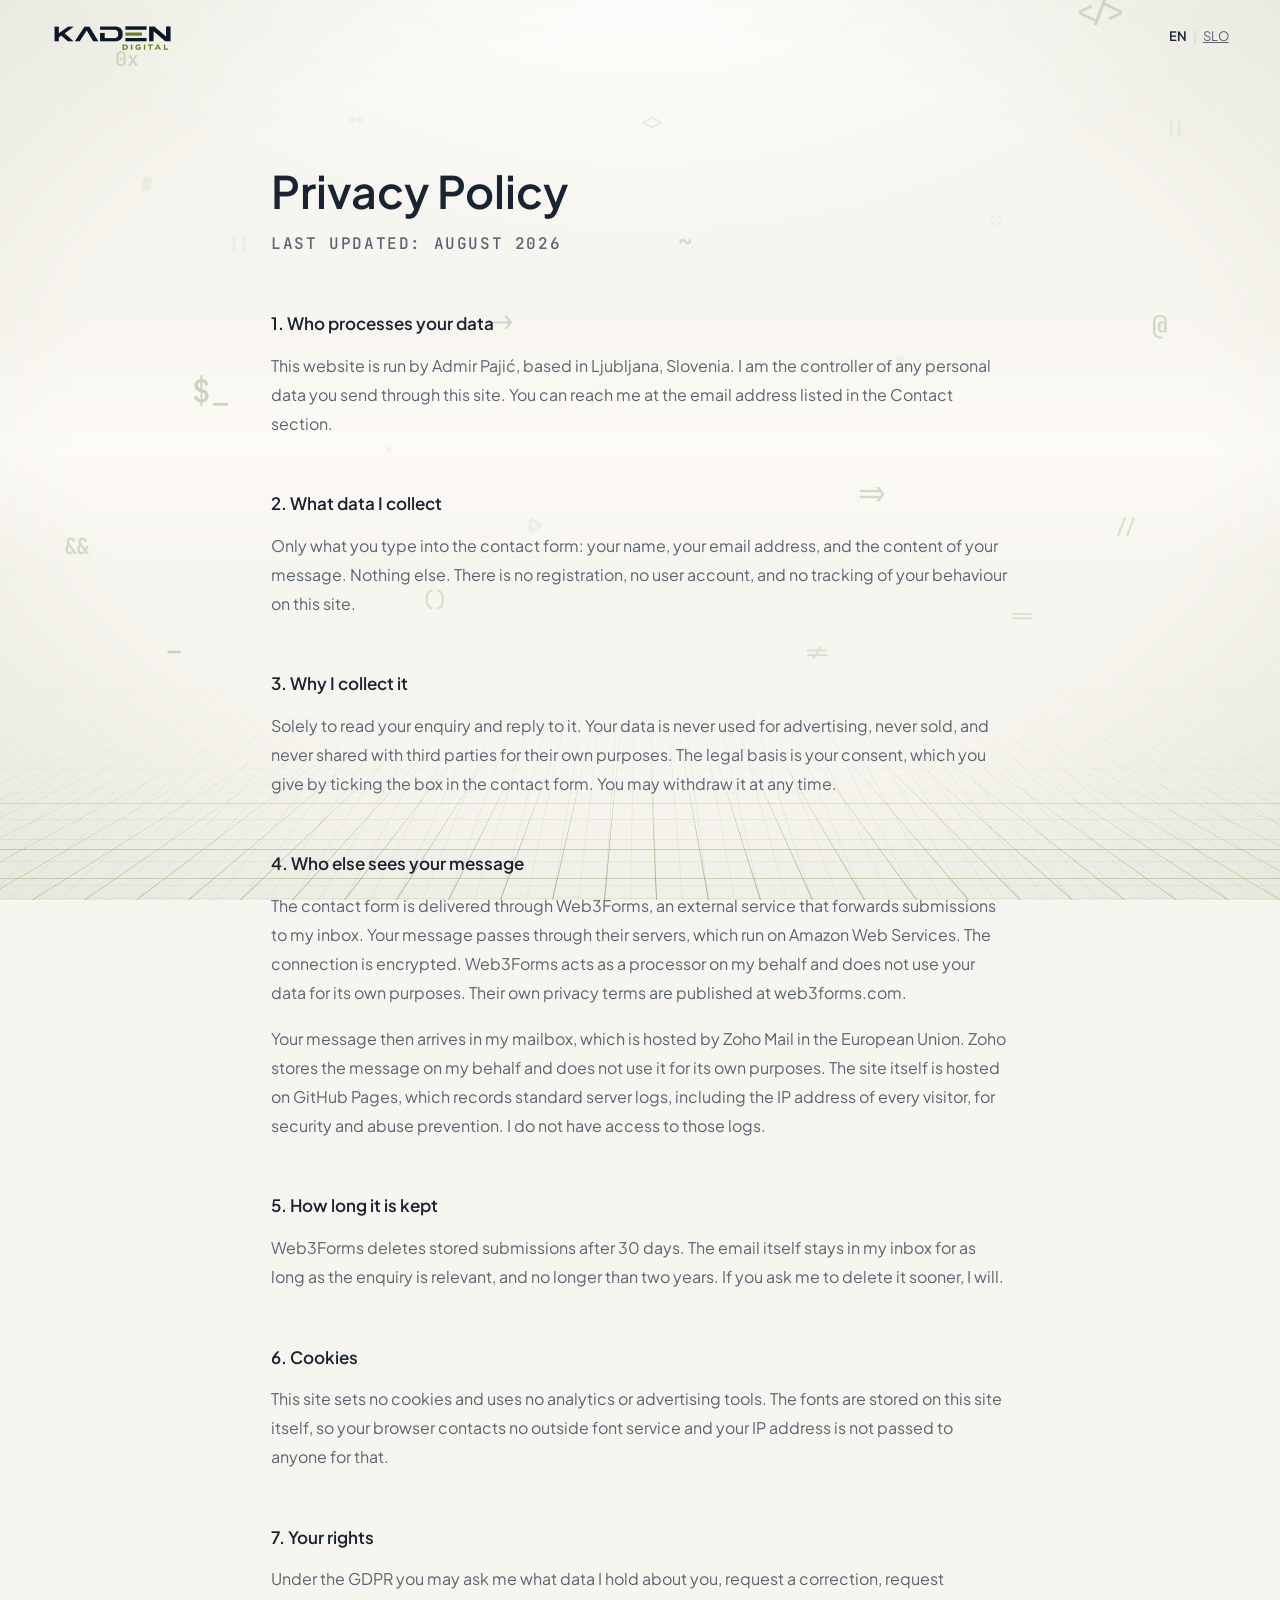
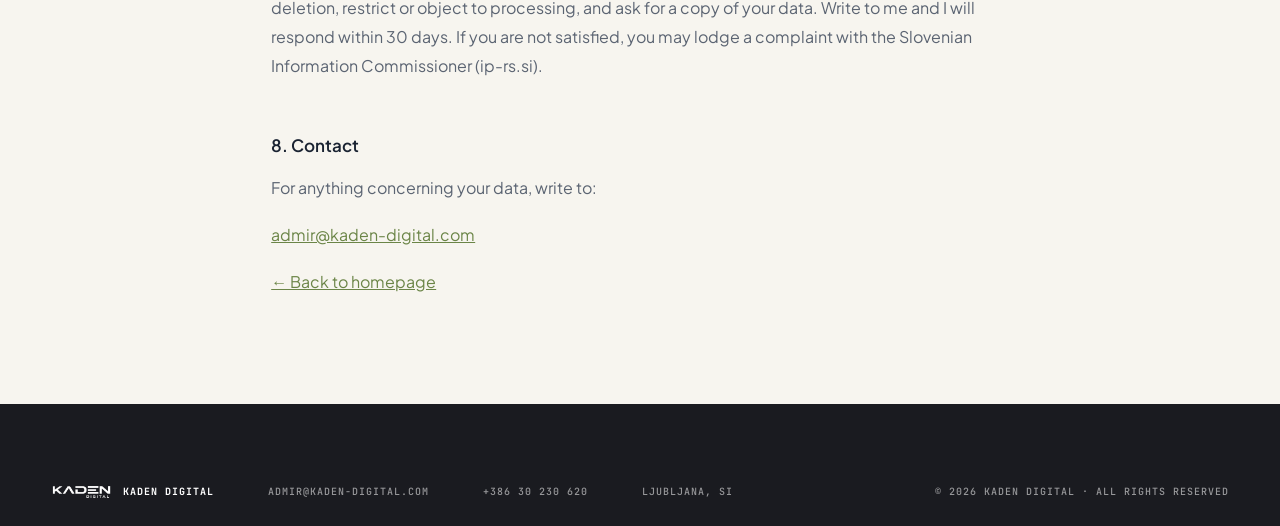
<file: en/privacy-policy.html>
<!DOCTYPE html>
<html lang="en">
<head>
  <meta charset="UTF-8">
  <meta name="viewport" content="width=device-width, initial-scale=1.0">
  <meta name="robots" content="noindex">
  <title>Privacy Policy | Kaden Digital</title>



    <!-- Pisave so na nasem streznik, zato Googlu ne posiljamo nicesar. -->
  <link rel="preload" href="../assets/fonts/plus-jakarta-sans-400-latin.woff2" as="font" type="font/woff2" crossorigin>
  <link rel="preload" href="../assets/fonts/plus-jakarta-sans-500-latin.woff2" as="font" type="font/woff2" crossorigin>

  <link rel="icon" href="../assets/images/favicon-16.png" sizes="16x16" type="image/png">
  <link rel="icon" href="../assets/images/favicon-32.png" sizes="32x32" type="image/png">
  <link rel="apple-touch-icon" href="../assets/images/apple-touch-icon.png">

  <link rel="stylesheet" href="../style.css">
</head>
<body>

  <!-- Prva postaja za tipkovnico: preskoci meni naravnost do vsebine. -->
  <a class="preskoci" href="#glavno">Skip to content</a>

  <!-- PROSTOR V OZADJU — enak kot na glavni strani. -->
  <div class="space" aria-hidden="true">
    <div class="space-grid space-grid-far"></div>
    <div class="space-grid space-grid-near"></div>
    <div class="space-haze"></div>
    <div class="space-stars" id="spaceStars"></div>
    <div class="space-light"></div>
    <div class="space-vignette"></div>
  </div>

  <header>
    <nav class="navbar container">
      <a href="index.html" class="logo">
        <img src="../assets/images/logo-nav.webp" alt="Kaden Digital" width="420" height="96">
      </a>
      <div class="lang-switch">
          <span class="lang-btn active">EN</span>
          <span class="lang-divider">|</span>
          <a class="lang-btn" href="../zasebnost.html" hreflang="sl" lang="sl">SLO</a>
        </div>
    </nav>
  </header>

  <main class="legal" id="glavno" tabindex="-1">
    <div class="legal-inner container">

      <h1>Privacy Policy</h1>
      <p class="legal-date">Last updated: August 2026</p>

      <h2>1. Who processes your data</h2>
      <p>This website is run by Admir Pajić, based in Ljubljana, Slovenia. I am the controller of any personal data you send through this site. You can reach me at the email address listed in the Contact section.</p>

      <h2>2. What data I collect</h2>
      <p>Only what you type into the contact form: your name, your email address, and the content of your message. Nothing else. There is no registration, no user account, and no tracking of your behaviour on this site.</p>

      <h2>3. Why I collect it</h2>
      <p>Solely to read your enquiry and reply to it. Your data is never used for advertising, never sold, and never shared with third parties for their own purposes. The legal basis is your consent, which you give by ticking the box in the contact form. You may withdraw it at any time.</p>

      <h2>4. Who else sees your message</h2>
      <p>The contact form is delivered through Web3Forms, an external service that forwards submissions to my inbox. Your message passes through their servers, which run on Amazon Web Services. The connection is encrypted. Web3Forms acts as a processor on my behalf and does not use your data for its own purposes. Their own privacy terms are published at web3forms.com.</p>

      <p>Your message then arrives in my mailbox, which is hosted by Zoho Mail in the European Union. Zoho stores the message on my behalf and does not use it for its own purposes. The site itself is hosted on GitHub Pages, which records standard server logs, including the IP address of every visitor, for security and abuse prevention. I do not have access to those logs.</p>

      <h2>5. How long it is kept</h2>
      <p>Web3Forms deletes stored submissions after 30 days. The email itself stays in my inbox for as long as the enquiry is relevant, and no longer than two years. If you ask me to delete it sooner, I will.</p>

      <h2>6. Cookies</h2>
      <p>This site sets no cookies and uses no analytics or advertising tools. The fonts are stored on this site itself, so your browser contacts no outside font service and your IP address is not passed to anyone for that.</p>

      <h2>7. Your rights</h2>
      <p>Under the GDPR you may ask me what data I hold about you, request a correction, request deletion, restrict or object to processing, and ask for a copy of your data. Write to me and I will respond within 30 days. If you are not satisfied, you may lodge a complaint with the Slovenian Information Commissioner (ip-rs.si).</p>

      <h2>8. Contact</h2>
      <p>For anything concerning your data, write to:</p>
      <p><a class="js-mail" data-u="admir" data-d="kaden-digital.com" href="#">&nbsp;</a></p>

      <p class="legal-back"><a href="index.html">&larr; Back to homepage</a></p>

    </div>
  </main>

  <footer class="footer">
    <div class="footer-bottom container">
      <span class="footer-brand">
        <img src="../assets/images/logo-nav.webp" alt="" width="420" height="96">
        Kaden Digital
      </span>
      <a class="footer-link js-mail" data-u="admir" data-d="kaden-digital.com" href="#">&nbsp;</a>
      <a class="footer-link js-tel" data-a="+386 30" data-b="230 620" href="#">&nbsp;</a>
      <span class="footer-geo">Ljubljana, SI</span>
      <span class="footer-copy">&copy; 2026 Kaden Digital &middot; All rights reserved</span>
    </div>
  </footer>

  <script src="../script.js"></script>
</body>
</html>
</file>
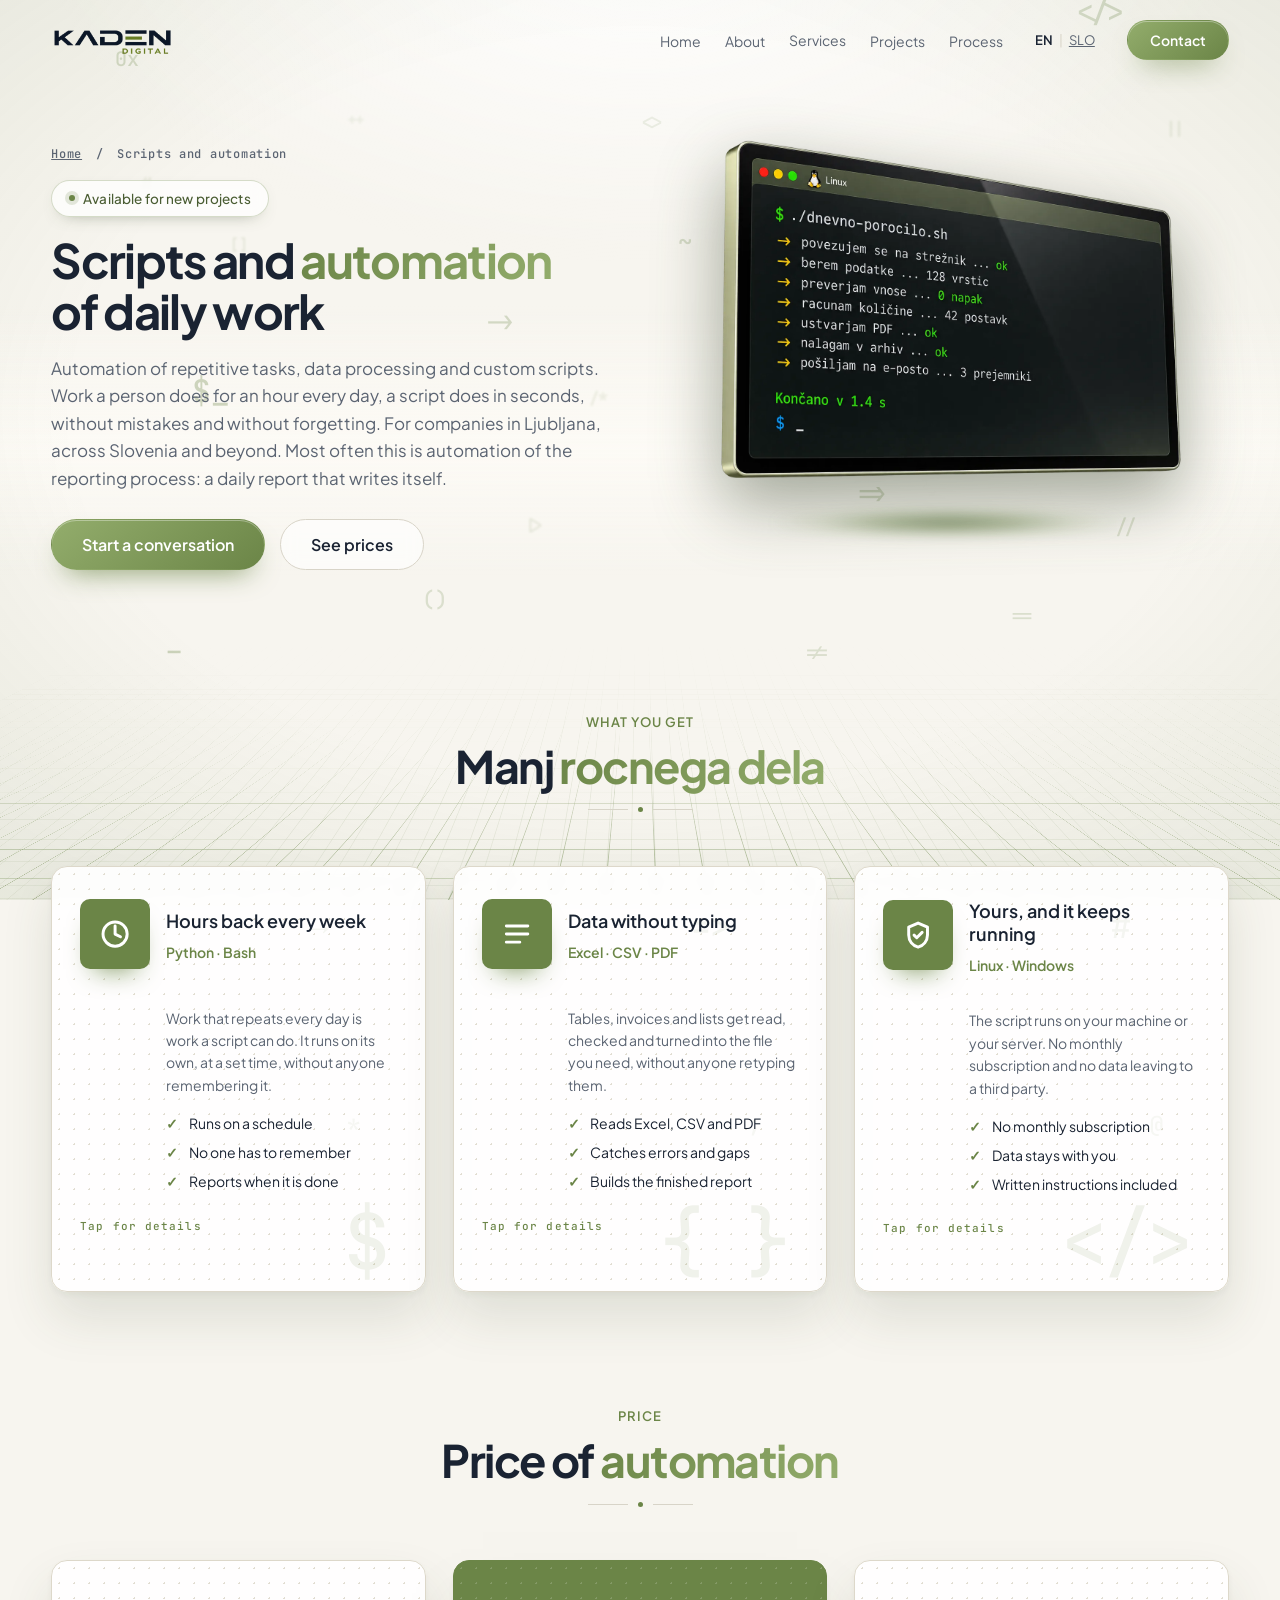
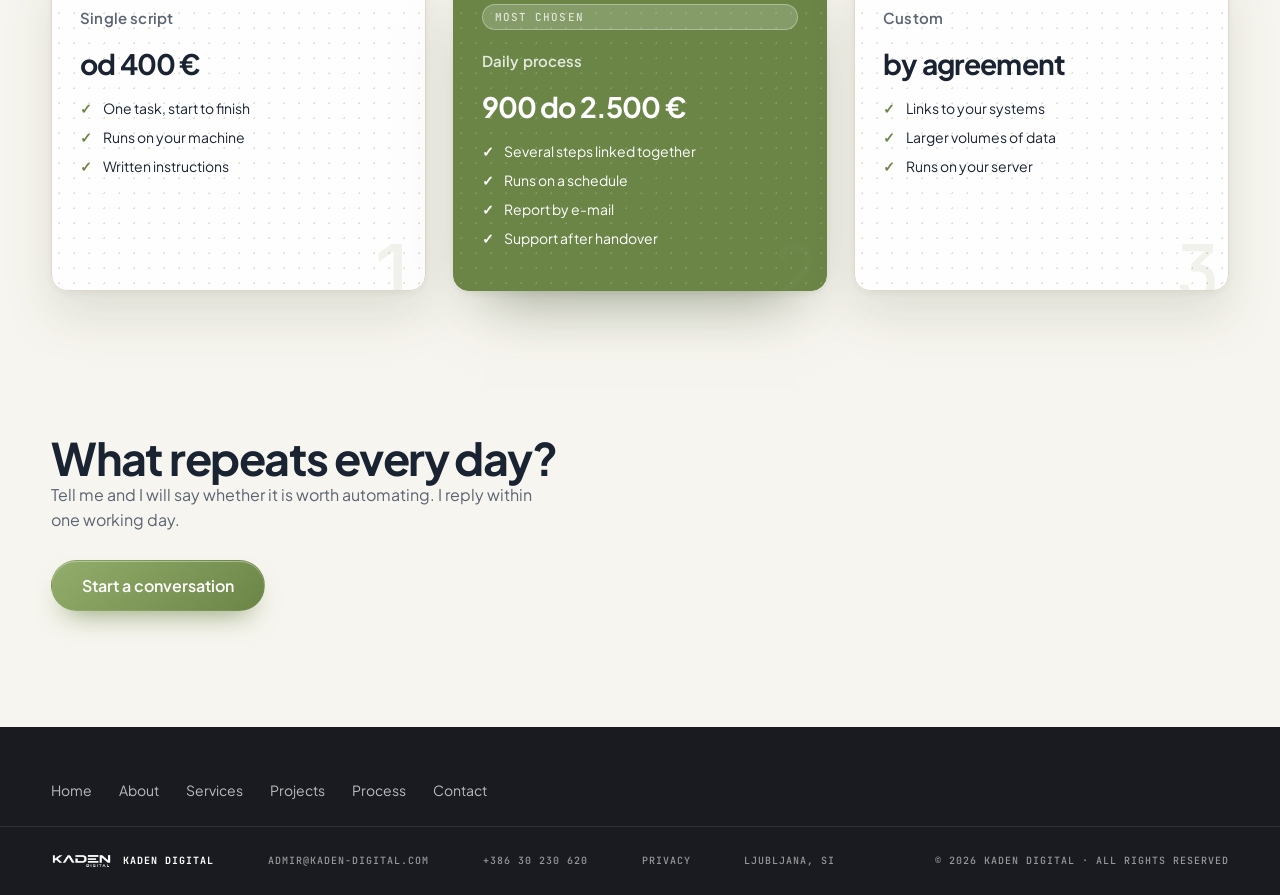
<file: en/process-automation.html>
<!DOCTYPE html>
<html lang="en">
<head>
  <meta charset="UTF-8">
  <meta name="viewport" content="width=device-width, initial-scale=1.0">

  <!-- Naslov v Googlovih rezultatih. -->
  <title>Process Automation and Scripts | Kaden Digital</title>

  <!-- Besedilo pod naslovom v Googlu. -->
  <meta name="description" content="Automation of reporting and repetitive tasks. The daily report builds itself, with no manual work and no mistakes. Ljubljana, Slovenia.">
  <meta name="author" content="Admir Pajić">

  <!-- Pravi naslov strani. -->
  <link rel="canonical" href="https://www.kaden-digital.com/en/process-automation.html">
  <!-- Ista stran v drugem jeziku. -->
  <link rel="alternate" hreflang="sl" href="https://www.kaden-digital.com/skripteinavtomatizacija.html">
  <link rel="alternate" hreflang="en" href="https://www.kaden-digital.com/en/process-automation.html">
  <link rel="alternate" hreflang="x-default" href="https://www.kaden-digital.com/skripteinavtomatizacija.html">



  <!-- Predogled ob deljenju. -->
  <meta property="og:type" content="website">
  <meta property="og:locale" content="en_US">
  <meta property="og:title" content="Process Automation and Scripts | Kaden Digital">
  <meta property="og:description" content="Automation of reporting and repetitive tasks. The daily report builds itself, with no manual work and no mistakes.">
  <meta property="og:url" content="https://www.kaden-digital.com/en/process-automation.html">
  <meta property="og:image" content="https://www.kaden-digital.com/assets/images/og-kaden.png">
  <meta property="og:image:width" content="1200">
  <meta property="og:image:height" content="630">
  <meta name="twitter:card" content="summary_large_image">

  <link rel="icon" href="../assets/images/favicon-16.png" sizes="16x16" type="image/png">
  <link rel="icon" href="../assets/images/favicon-32.png" sizes="32x32" type="image/png">
  <link rel="apple-touch-icon" href="../assets/images/apple-touch-icon.png">

  <!-- Uvodna slika se na siroko kaze takoj, telefon je ne prenasa. -->
  <link rel="preload" href="../assets/images/hero-3-term.webp" as="image" fetchpriority="high" media="(min-width: 901px)">

  <!-- Pisave so na nasem strezniku. -->
  <link rel="preload" href="../assets/fonts/plus-jakarta-sans-400-latin.woff2" as="font" type="font/woff2" crossorigin>
  <link rel="preload" href="../assets/fonts/plus-jakarta-sans-500-latin.woff2" as="font" type="font/woff2" crossorigin>

  <link rel="stylesheet" href="../style.css">
</head>
<body>

  <!-- Prva postaja za tipkovnico: preskoci meni naravnost do vsebine. -->
  <a class="preskoci" href="#glavno">Skip to content</a>

  <!-- PROSTOR V OZADJU — enak kot na glavni strani. -->
  <div class="space" aria-hidden="true">
    <div class="space-grid space-grid-far"></div>
    <div class="space-grid space-grid-near"></div>
    <div class="space-haze"></div>
    <div class="space-stars" id="spaceStars"></div>
    <div class="space-light"></div>
    <div class="space-vignette"></div>
  </div>

  <header>
    <nav class="navbar container">
      <a href="index.html" class="logo">
        <img src="../assets/images/logo-nav.webp" alt="Kaden Digital" width="420" height="96">
      </a>

      <div class="nav-right">
        <ul class="nav-links">
          <li><a href="index.html">Home</a></li>
          <li><a href="index.html#about">About</a></li>
          <li class="nav-services">
            <a href="index.html#services" class="nav-dropdown-toggle">Services</a>
            <div class="nav-dropdown">
              <a href="mobile-app-development.html" class="nav-dropdown-item">App Development</a>
              <a href="web-development-ljubljana.html" class="nav-dropdown-item">Web Development</a>
              <a href="3d-web-design.html" class="nav-dropdown-item">3D websites</a>
              <a href="process-automation.html" class="nav-dropdown-item">Scripts &amp; Automation</a>
            </div>
          </li>
          <li><a href="index.html#projects">Projects</a></li>
          <li><a href="index.html#process">Process</a></li>
        </ul>

        <div class="lang-switch">
          <span class="lang-btn active">EN</span>
          <span class="lang-divider">|</span>
          <a class="lang-btn" href="../skripteinavtomatizacija.html" hreflang="sl" lang="sl">SLO</a>
        </div>

        <a href="index.html#contact" class="btn btn-primary nav-cta">Contact</a>
      </div>

      <button class="hamburger" type="button" aria-label="Menu" aria-expanded="false" aria-controls="mobilniMeni">
        <span></span>
        <span></span>
        <span></span>
      </button>
    </nav>

    <div class="mobile-menu" id="mobilniMeni">
      <ul class="mobile-nav-links">
        <li><a href="index.html">Home</a></li>
        <li><a href="index.html#about">About</a></li>
        <li><a href="index.html#services">Services</a></li>
        <li><a href="index.html#projects">Projects</a></li>
        <li><a href="index.html#process">Process</a></li>
      </ul>
      <div class="lang-switch">
          <span class="lang-btn active">EN</span>
          <span class="lang-divider">|</span>
          <a class="lang-btn" href="../skripteinavtomatizacija.html" hreflang="sl" lang="sl">SLO</a>
        </div>
      <a href="index.html#contact" class="btn btn-primary">Contact</a>
    </div>
  </header>

  <main id="glavno" tabindex="-1">

    <section class="storitev-uvod">
      <div class="container uvod-mreza">
       <div class="uvod-besedilo">

        <p class="drobtine">
          <a href="index.html">Home</a>
          <span>/</span>
          <span>Scripts and automation</span>
        </p>

        <div class="badge">
          <span class="badge-dot"></span>
          <span>Available for new projects</span>
        </div>

        <h1 class="hero-title naslov-ozji">
          <span>Scripts and</span>
          <span class="accent">automation</span>
          <br>
          <span>of daily work</span>
        </h1>

        <p class="hero-subtitle">Automation of repetitive tasks, data processing and custom scripts. Work a person does for an hour every day, a script does in seconds, without mistakes and without forgetting. For companies in Ljubljana, across Slovenia and beyond. Most often this is automation of the reporting process: a daily report that writes itself.</p>

        <div class="hero-buttons">
          <a href="index.html#contact" class="btn btn-primary">Start a conversation</a>
          <a href="#cena" class="btn btn-secondary">See prices</a>
        </div>

       </div>

       <div class="uvod-slika uvod-slika-ravna">
         <span class="uvod-okvir">
           <img src="../assets/images/hero-3-term.webp" alt="Script that automates the daily report" width="1536" height="1024" fetchpriority="high" loading="lazy" decoding="async">
           <span class="uvod-senca" aria-hidden="true"></span>
         </span>
       </div>

      </div>
    </section>

    <section class="services">
      <div class="container">

        <p class="section-eyebrow">What you get</p>
        <h2 class="section-title">Manj <span class='accent'>rocnega dela</span></h2>
        <div class="title-divider">
          <span class="divider-line"></span>
          <span class="divider-dot"></span>
          <span class="divider-line"></span>
        </div>

        <div class="services-grid">

          <div class="service-card usluga-card obrnljiva">
            <span class="service-bar"></span>
           <div class="obrni-notranjost">
            <div class="obrni-lice">
            <span class="service-mark mark-1">$</span>
            <span class="service-mark mark-2">&rarr;</span>
            <span class="service-mark mark-3">*</span>
            <div class="service-card-header">
              <div class="service-icon">
                <svg width="26" height="26" viewBox="0 0 24 24" fill="none" stroke-linecap="round" stroke-linejoin="round">
                  <path d="M12 6v6l4 2" style="stroke:#ffffff; stroke-width:2.2; fill:none;"/>
                  <circle cx="12" cy="12" r="9" style="stroke:#ffffff; stroke-width:2.2; fill:none;"/>
                </svg>
              </div>
              <div class="service-heading">
                <h3>Hours back every week</h3>
                <p class="service-stack">Python &middot; Bash</p>
              </div>
            </div>
            <p class="service-desc">Work that repeats every day is work a script can do. It runs on its own, at a set time, without anyone remembering it.</p>
            <ul class="service-checklist">
              <li>Runs on a schedule</li>
              <li>No one has to remember</li>
              <li>Reports when it is done</li>
            </ul>
            <p class="obrni-namig">Tap for details</p>
            </div>
            <div class="obrni-hrbet">
              <h3>Why it matters</h3>
              <p><strong>Runs on a schedule</strong> <span>means the report is ready before you sit down, not an hour after someone remembers it.</span></p>
              <p><strong>No one has to remember</strong> <span>means the job does not fall through when someone is on holiday or off sick.</span></p>
              <p><strong>Reports when it is done</strong> <span>means you get a message that everything went through, or a warning if it did not.</span></p>
            </div>
           </div>
          </div>

          <div class="service-card usluga-card obrnljiva">
            <span class="service-bar"></span>
           <div class="obrni-notranjost">
            <div class="obrni-lice">
            <span class="service-mark mark-1">{ }</span>
            <span class="service-mark mark-2">=&gt;</span>
            <span class="service-mark mark-3">;</span>
            <div class="service-card-header">
              <div class="service-icon">
                <svg width="26" height="26" viewBox="0 0 24 24" fill="none" stroke-linecap="round" stroke-linejoin="round">
                  <path d="M4 6h16M4 12h16M4 18h10" style="stroke:#ffffff; stroke-width:2.2;"/>
                </svg>
              </div>
              <div class="service-heading">
                <h3>Data without typing</h3>
                <p class="service-stack">Excel &middot; CSV &middot; PDF</p>
              </div>
            </div>
            <p class="service-desc">Tables, invoices and lists get read, checked and turned into the file you need, without anyone retyping them.</p>
            <ul class="service-checklist">
              <li>Reads Excel, CSV and PDF</li>
              <li>Catches errors and gaps</li>
              <li>Builds the finished report</li>
            </ul>
            <p class="obrni-namig">Tap for details</p>
            </div>
            <div class="obrni-hrbet">
              <h3>Why it matters</h3>
              <p><strong>Reads Excel, CSV and PDF</strong> <span>means you keep working with the files you already have. Nothing has to change.</span></p>
              <p><strong>Catches errors and gaps</strong> <span>means a missing number or a wrong date gets flagged before it reaches the customer.</span></p>
              <p><strong>Builds the finished report</strong> <span>means you get the file ready to send, not a pile of data to sort out yourself.</span></p>
            </div>
           </div>
          </div>

          <div class="service-card usluga-card obrnljiva">
            <span class="service-bar"></span>
           <div class="obrni-notranjost">
            <div class="obrni-lice">
            <span class="service-mark mark-1">&lt;/&gt;</span>
            <span class="service-mark mark-2">#</span>
            <span class="service-mark mark-3">@</span>
            <div class="service-card-header">
              <div class="service-icon">
                <svg width="26" height="26" viewBox="0 0 24 24" fill="none" stroke-linecap="round" stroke-linejoin="round">
                  <path d="M12 3l7 3v6c0 4.5-3 8-7 9-4-1-7-4.5-7-9V6z" style="stroke:#ffffff; stroke-width:2.2; fill:none;"/>
                  <path d="m9 12 2 2 4-4" style="stroke:#ffffff; stroke-width:2.2; fill:none;"/>
                </svg>
              </div>
              <div class="service-heading">
                <h3>Yours, and it keeps running</h3>
                <p class="service-stack">Linux &middot; Windows</p>
              </div>
            </div>
            <p class="service-desc">The script runs on your machine or your server. No monthly subscription and no data leaving to a third party.</p>
            <ul class="service-checklist">
              <li>No monthly subscription</li>
              <li>Data stays with you</li>
              <li>Written instructions included</li>
            </ul>
            <p class="obrni-namig">Tap for details</p>
            </div>
            <div class="obrni-hrbet">
              <h3>Why it matters</h3>
              <p><strong>No monthly subscription</strong> <span>means you pay once. Ready-made tools charge every month, forever.</span></p>
              <p><strong>Data stays with you</strong> <span>means your figures and your customers never travel to someone else's servers.</span></p>
              <p><strong>Written instructions included</strong> <span>means anyone in the company can run it, not only the person who ordered it.</span></p>
            </div>
           </div>
          </div>

        </div>
      </div>
    </section>

    <section class="services" id="cena">
      <div class="container">

        <p class="section-eyebrow">Price</p>
        <h2 class="section-title">Price of <span class='accent'>automation</span></h2>
        <div class="title-divider">
          <span class="divider-line"></span>
          <span class="divider-dot"></span>
          <span class="divider-line"></span>
        </div>

        <div class="services-grid">

          <div class="service-card usluga-card paket">
            <span class="service-bar"></span>
            <span class="service-mark mark-1">1</span>
            <p class="paket-ime">Single script</p>
            <p class="paket-cena">od 400 &euro;</p>
            <ul class="service-checklist">
              <li>One task, start to finish</li>
              <li>Runs on your machine</li>
              <li>Written instructions</li>
            </ul>
          </div>

          <div class="service-card usluga-card paket poudarjena">
            <span class="service-bar"></span>
            <span class="service-mark mark-1">2</span>
            <p class="paket-znacka">Most chosen</p>
            <p class="paket-ime">Daily process</p>
            <p class="paket-cena">900 do 2.500 &euro;</p>
            <ul class="service-checklist">
              <li>Several steps linked together</li>
              <li>Runs on a schedule</li>
              <li>Report by e-mail</li>
              <li>Support after handover</li>
            </ul>
          </div>

          <div class="service-card usluga-card paket">
            <span class="service-bar"></span>
            <span class="service-mark mark-1">3</span>
            <p class="paket-ime">Custom</p>
            <p class="paket-cena">by agreement</p>
            <ul class="service-checklist">
              <li>Links to your systems</li>
              <li>Larger volumes of data</li>
              <li>Runs on your server</li>
            </ul>
          </div>

        </div>
      </div>
    </section>

    <section class="storitev-konec">
      <div class="container">
        <h2 class="section-title">What repeats every day?</h2>
        <p class="hero-subtitle">Tell me and I will say whether it is worth automating. I reply within one working day.</p>
        <div class="hero-buttons">
          <a href="index.html#contact" class="btn btn-primary">Start a conversation</a>
        </div>
      </div>
    </section>

  </main>

  <footer class="footer">
    <div class="footer-top container">
      <a href="index.html">Home</a>
      <a href="index.html#about">About</a>
      <a href="index.html#services">Services</a>
      <a href="index.html#projects">Projects</a>
      <a href="index.html#process">Process</a>
      <a href="index.html#contact">Contact</a>
    </div>

    <div class="footer-bottom container">
      <span class="footer-brand">
        <img src="../assets/images/logo-nav.webp" alt="" width="420" height="96">
        Kaden Digital
      </span>
      <a class="footer-link js-mail" data-u="admir" data-d="kaden-digital.com" href="#">&nbsp;</a>
      <a class="footer-link js-tel" data-a="+386 30" data-b="230 620" href="#">&nbsp;</a>
      <a class="footer-link" href="privacy-policy.html">Privacy</a>
      <span class="footer-geo">Ljubljana, SI</span>
      <span class="footer-copy">&copy; 2026 Kaden Digital &middot; All rights reserved</span>
    </div>
  </footer>

  <script src="../script.js"></script>
</body>
</html>
</file>
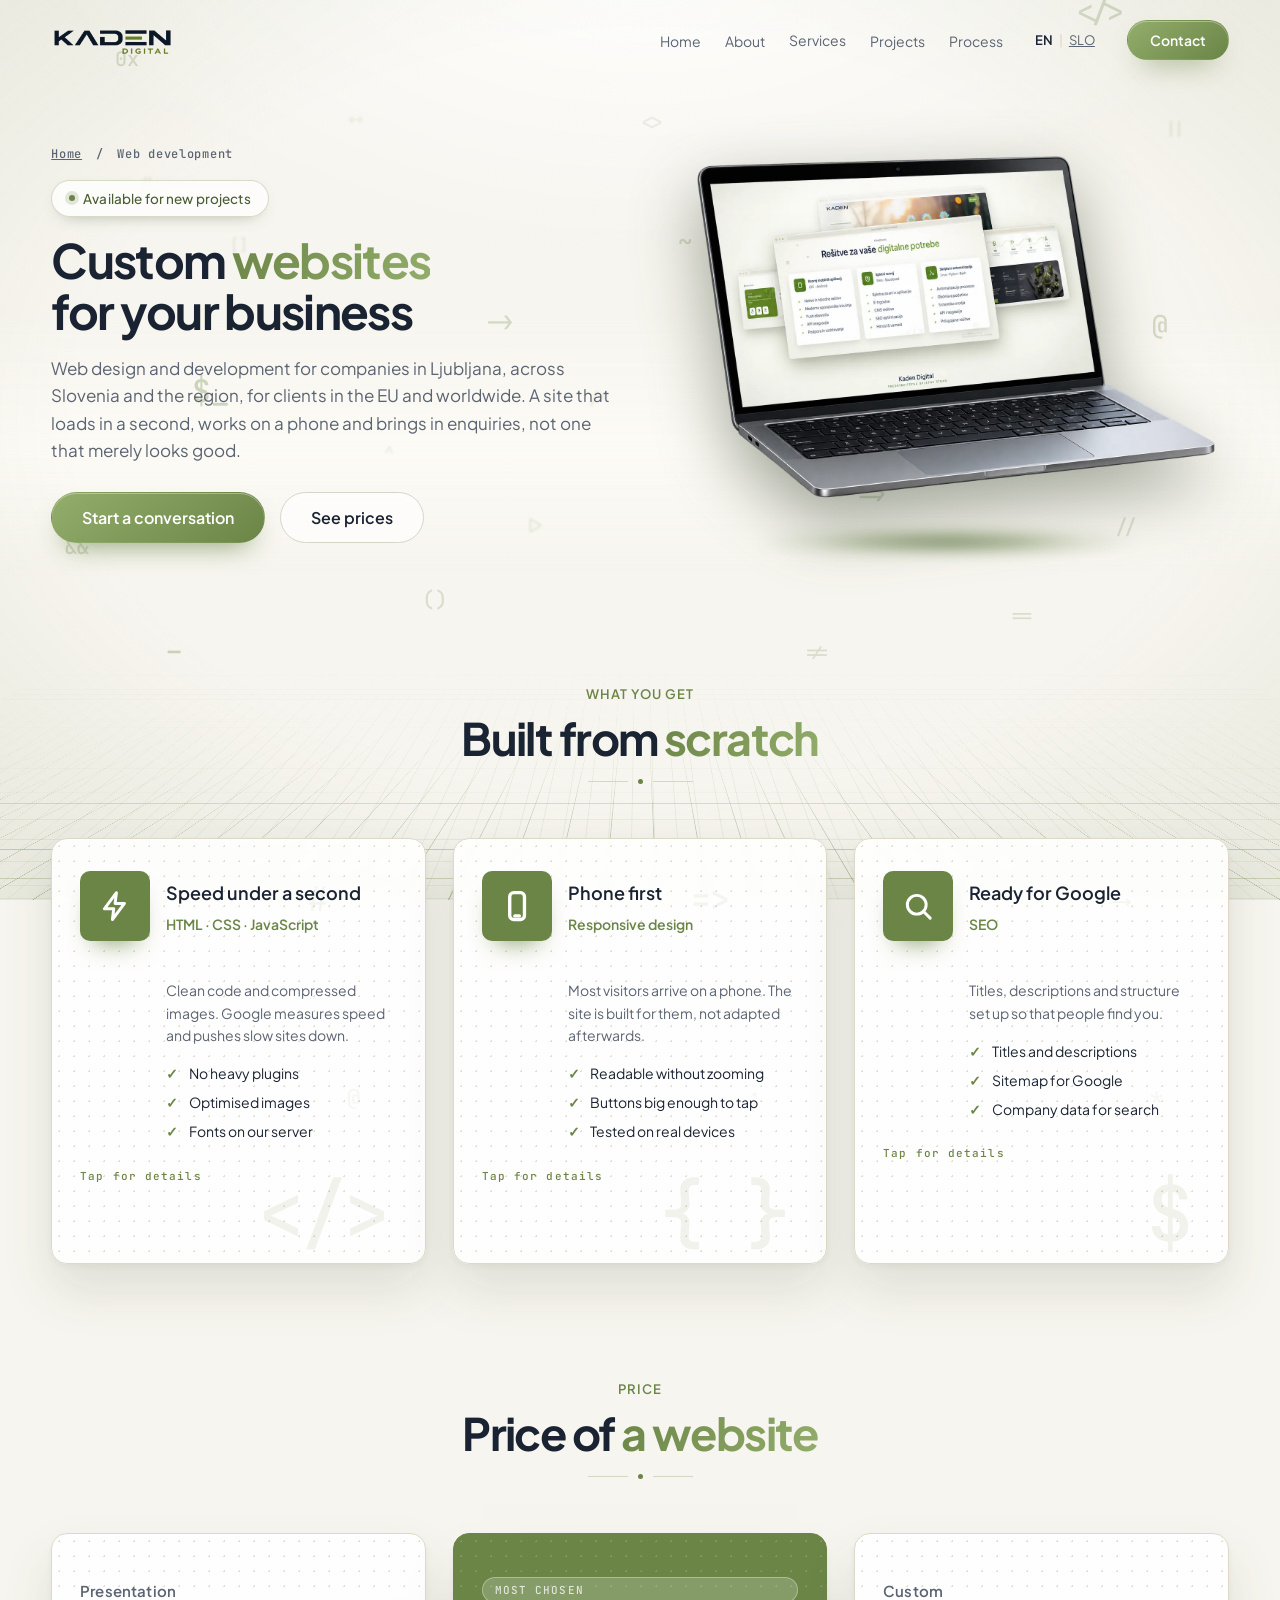
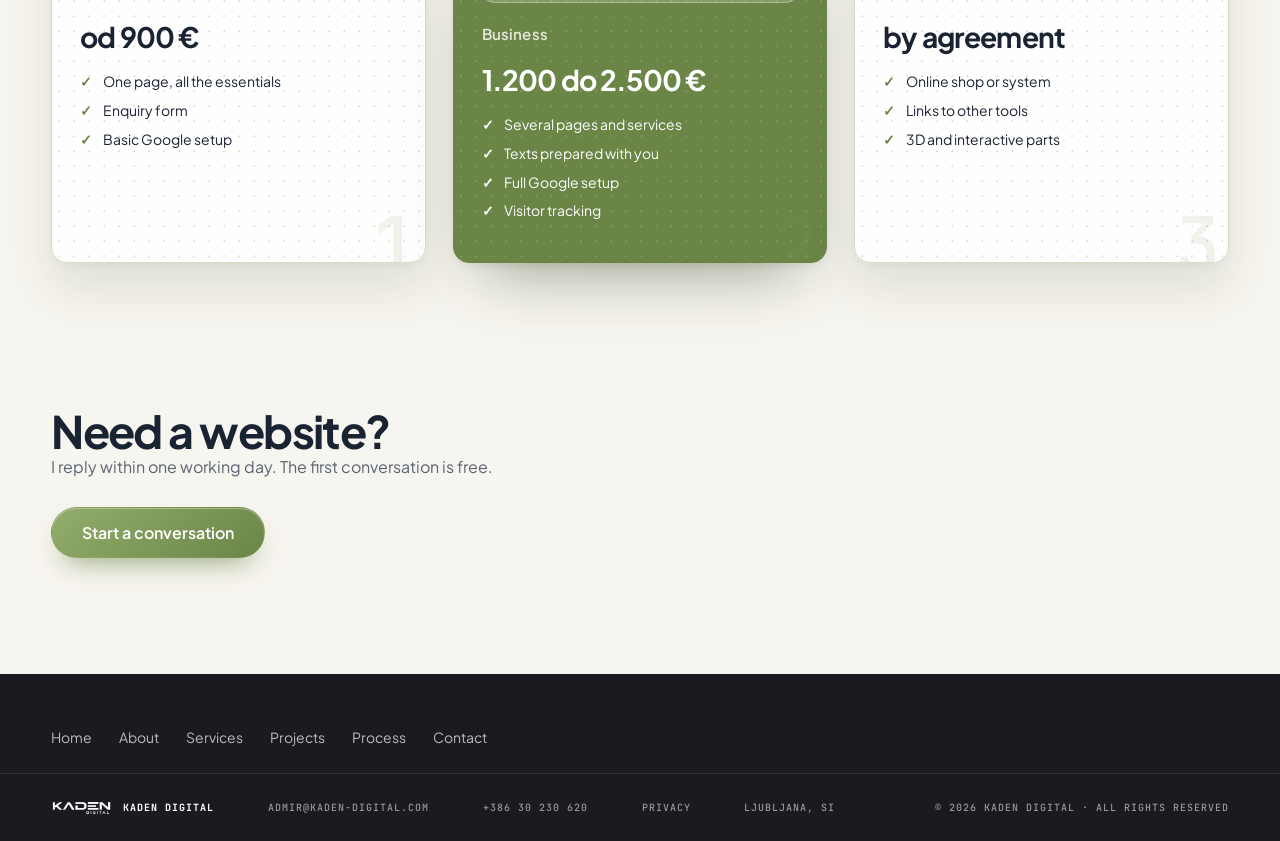
<file: en/web-development-ljubljana.html>
<!DOCTYPE html>
<html lang="en">
<head>
  <meta charset="UTF-8">
  <meta name="viewport" content="width=device-width, initial-scale=1.0">

  <!-- Naslov v Googlovih rezultatih. -->
  <title>Web Development Ljubljana | Kaden Digital</title>

  <!-- Besedilo pod naslovom v Googlu. -->
  <meta name="description" content="Custom web development for businesses in Ljubljana and across Slovenia. Fast, mobile-friendly sites, clear pricing and delivery on time.">
  <meta name="author" content="Admir Pajić">

  <!-- Pravi naslov strani. -->
  <link rel="canonical" href="https://www.kaden-digital.com/en/web-development-ljubljana.html">
  <!-- Ista stran v drugem jeziku. -->
  <link rel="alternate" hreflang="sl" href="https://www.kaden-digital.com/izdelavaspletnihstrani.html">
  <link rel="alternate" hreflang="en" href="https://www.kaden-digital.com/en/web-development-ljubljana.html">
  <link rel="alternate" hreflang="x-default" href="https://www.kaden-digital.com/izdelavaspletnihstrani.html">



  <!-- Predogled ob deljenju. -->
  <meta property="og:type" content="website">
  <meta property="og:locale" content="en_US">
  <meta property="og:title" content="Web Development Ljubljana | Kaden Digital">
  <meta property="og:description" content="Custom web development for businesses in Ljubljana and across Slovenia. Fast sites, clear pricing, delivery on time.">
  <meta property="og:url" content="https://www.kaden-digital.com/en/web-development-ljubljana.html">
  <meta property="og:image" content="https://www.kaden-digital.com/assets/images/og-kaden.png">
  <meta property="og:image:width" content="1200">
  <meta property="og:image:height" content="630">
  <meta name="twitter:card" content="summary_large_image">

  <link rel="icon" href="../assets/images/favicon-16.png" sizes="16x16" type="image/png">
  <link rel="icon" href="../assets/images/favicon-32.png" sizes="32x32" type="image/png">
  <link rel="apple-touch-icon" href="../assets/images/apple-touch-icon.png">

  <!-- Uvodna slika se na siroko kaze takoj, telefon je ne prenasa. -->
  <link rel="preload" href="../assets/images/hero-2-web.webp" as="image" fetchpriority="high" media="(min-width: 901px)">

  <!-- Pisave so na nasem strezniku. -->
  <link rel="preload" href="../assets/fonts/plus-jakarta-sans-400-latin.woff2" as="font" type="font/woff2" crossorigin>
  <link rel="preload" href="../assets/fonts/plus-jakarta-sans-500-latin.woff2" as="font" type="font/woff2" crossorigin>

  <link rel="stylesheet" href="../style.css">
</head>
<body>

  <!-- Prva postaja za tipkovnico: preskoci meni naravnost do vsebine. -->
  <a class="preskoci" href="#glavno">Skip to content</a>

  <!-- PROSTOR V OZADJU — enak kot na glavni strani. -->
  <div class="space" aria-hidden="true">
    <div class="space-grid space-grid-far"></div>
    <div class="space-grid space-grid-near"></div>
    <div class="space-haze"></div>
    <div class="space-stars" id="spaceStars"></div>
    <div class="space-light"></div>
    <div class="space-vignette"></div>
  </div>

  <header>
    <nav class="navbar container">
      <a href="index.html" class="logo">
        <img src="../assets/images/logo-nav.webp" alt="Kaden Digital" width="420" height="96">
      </a>

      <div class="nav-right">
        <ul class="nav-links">
          <li><a href="index.html">Home</a></li>
          <li><a href="index.html#about">About</a></li>
          <li class="nav-services">
            <a href="index.html#services" class="nav-dropdown-toggle">Services</a>
            <div class="nav-dropdown">
              <a href="index.html#services" class="nav-dropdown-item">App Development</a>
              <a href="web-development-ljubljana.html" class="nav-dropdown-item">Web Development</a>
              <a href="3d-web-design.html" class="nav-dropdown-item">3D websites</a>
              <a href="process-automation.html" class="nav-dropdown-item">Scripts &amp; Automation</a>
            </div>
          </li>
          <li><a href="index.html#projects">Projects</a></li>
          <li><a href="index.html#process">Process</a></li>
        </ul>

        <div class="lang-switch">
          <span class="lang-btn active">EN</span>
          <span class="lang-divider">|</span>
          <a class="lang-btn" href="../izdelavaspletnihstrani.html" hreflang="sl" lang="sl">SLO</a>
        </div>

        <a href="index.html#contact" class="btn btn-primary nav-cta">Contact</a>
      </div>

      <button class="hamburger" type="button" aria-label="Menu" aria-expanded="false" aria-controls="mobilniMeni">
        <span></span>
        <span></span>
        <span></span>
      </button>
    </nav>

    <div class="mobile-menu" id="mobilniMeni">
      <ul class="mobile-nav-links">
        <li><a href="index.html">Home</a></li>
        <li><a href="index.html#about">About</a></li>
        <li><a href="index.html#services">Services</a></li>
        <li><a href="index.html#projects">Projects</a></li>
        <li><a href="index.html#process">Process</a></li>
      </ul>
      <div class="lang-switch">
          <span class="lang-btn active">EN</span>
          <span class="lang-divider">|</span>
          <a class="lang-btn" href="../izdelavaspletnihstrani.html" hreflang="sl" lang="sl">SLO</a>
        </div>
      <a href="index.html#contact" class="btn btn-primary">Contact</a>
    </div>
  </header>

  <main id="glavno" tabindex="-1">

    <!-- UVOD — kljucna beseda je v naslovu in v prvem odstavku. -->
    <section class="storitev-uvod">
      <div class="container uvod-mreza">
       <div class="uvod-besedilo">

        <p class="drobtine">
          <a href="index.html">Home</a>
          <span>/</span>
          <span>Web development</span>
        </p>

        <div class="badge">
          <span class="badge-dot"></span>
          <span>Available for new projects</span>
        </div>

        <h1 class="hero-title">
          <span>Custom</span>
          <span class="accent">websites</span>
          <br>
          <span>for your business</span>
        </h1>

        <p class="hero-subtitle">Web design and development for companies in Ljubljana, across Slovenia and the region, for clients in the EU and worldwide. A site that loads in a second, works on a phone and brings in enquiries, not one that merely looks good.</p>

        <div class="hero-buttons">
          <a href="index.html#contact" class="btn btn-primary">Start a conversation</a>
          <a href="#cena" class="btn btn-secondary">See prices</a>
        </div>

       </div>

       <div class="uvod-slika">
         <span class="uvod-okvir">
           <img src="../assets/images/hero-2-web.webp" alt="Custom-built website" width="1536" height="1024" fetchpriority="high" loading="lazy" decoding="async">
           <span class="uvod-senca" aria-hidden="true"></span>
         </span>
       </div>

      </div>
    </section>

    <!-- KAJ DOBITE -->
    <section class="services">
      <div class="container">

        <p class="section-eyebrow">What you get</p>
        <h2 class="section-title">Built from <span class='accent'>scratch</span></h2>
        <div class="title-divider">
          <span class="divider-line"></span>
          <span class="divider-dot"></span>
          <span class="divider-line"></span>
        </div>

        <div class="services-grid">

          <div class="service-card usluga-card obrnljiva">
            <span class="service-bar"></span>
           <div class="obrni-notranjost">
            <div class="obrni-lice">
            <span class="service-mark mark-1">&lt;/&gt;</span>
            <span class="service-mark mark-2">#</span>
            <span class="service-mark mark-3">@</span>
            <div class="service-card-header">
              <div class="service-icon">
                <svg width="26" height="26" viewBox="0 0 24 24" fill="none" stroke-linecap="round" stroke-linejoin="round">
                  <path d="M13 2 4 14h7l-1 8 9-12h-7z" style="stroke:#ffffff; stroke-width:2.2; fill:none;"/>
                </svg>
              </div>
              <div class="service-heading">
                <h3>Speed under a second</h3>
                <p class="service-stack">HTML &middot; CSS &middot; JavaScript</p>
              </div>
            </div>
            <p class="service-desc">Clean code and compressed images. Google measures speed and pushes slow sites down.</p>
            <ul class="service-checklist">
              <li>No heavy plugins</li>
              <li>Optimised images</li>
              <li>Fonts on our server</li>
            </ul>
            <p class="obrni-namig">Tap for details</p>
            </div>
            <div class="obrni-hrbet">
              <h3>Why it matters</h3>
              <p><strong>No heavy plugins</strong> <span>means nothing extra is loaded that you never asked for. Every add-on is time the visitor waits.</span></p>
              <p><strong>Optimised images</strong> <span>means photos are shrunk before they go online. An unprepared photo alone can hold the page back for seconds.</span></p>
              <p><strong>Fonts on our server</strong> <span>means the letters load from us, not from a third party. Faster, and no data leaves to anyone else.</span></p>
            </div>
           </div>
          </div>

          <div class="service-card usluga-card obrnljiva">
            <span class="service-bar"></span>
           <div class="obrni-notranjost">
            <div class="obrni-lice">
            <span class="service-mark mark-1">{ }</span>
            <span class="service-mark mark-2">=&gt;</span>
            <span class="service-mark mark-3">;</span>
            <div class="service-card-header">
              <div class="service-icon">
                <svg width="26" height="26" viewBox="0 0 24 24" fill="none" stroke-linecap="round" stroke-linejoin="round">
                  <rect x="6.5" y="2" width="11" height="20" rx="3" style="stroke:#ffffff; stroke-width:2.5; fill:none;"/>
                  <line x1="10.3" y1="19.3" x2="13.7" y2="19.3" style="stroke:#ffffff; stroke-width:2.5;"/>
                </svg>
              </div>
              <div class="service-heading">
                <h3>Phone first</h3>
                <p class="service-stack">Responsive design</p>
              </div>
            </div>
            <p class="service-desc">Most visitors arrive on a phone. The site is built for them, not adapted afterwards.</p>
            <ul class="service-checklist">
              <li>Readable without zooming</li>
              <li>Buttons big enough to tap</li>
              <li>Tested on real devices</li>
            </ul>
            <p class="obrni-namig">Tap for details</p>
            </div>
            <div class="obrni-hrbet">
              <h3>Why it matters</h3>
              <p><strong>Readable without zooming</strong> <span>means nobody has to pinch the screen to read you. Most people give up instead of zooming.</span></p>
              <p><strong>Buttons big enough to tap</strong> <span>means no missed taps. A button that is hard to hit is a lost enquiry.</span></p>
              <p><strong>Tested on real devices</strong> <span>means the site is checked on actual phones, not only on a big screen where everything always looks fine.</span></p>
            </div>
           </div>
          </div>

          <div class="service-card usluga-card obrnljiva">
            <span class="service-bar"></span>
           <div class="obrni-notranjost">
            <div class="obrni-lice">
            <span class="service-mark mark-1">$</span>
            <span class="service-mark mark-2">&rarr;</span>
            <span class="service-mark mark-3">*</span>
            <div class="service-card-header">
              <div class="service-icon">
                <svg width="26" height="26" viewBox="0 0 24 24" fill="none" stroke-linecap="round" stroke-linejoin="round">
                  <circle cx="11" cy="11" r="7" style="stroke:#ffffff; stroke-width:2.2; fill:none;"/>
                  <line x1="16" y1="16" x2="21" y2="21" style="stroke:#ffffff; stroke-width:2.2;"/>
                </svg>
              </div>
              <div class="service-heading">
                <h3>Ready for Google</h3>
                <p class="service-stack">SEO</p>
              </div>
            </div>
            <p class="service-desc">Titles, descriptions and structure set up so that people find you.</p>
            <ul class="service-checklist">
              <li>Titles and descriptions</li>
              <li>Sitemap for Google</li>
              <li>Company data for search</li>
            </ul>
            <p class="obrni-namig">Tap for details</p>
            </div>
            <div class="obrni-hrbet">
              <h3>Why it matters</h3>
              <p><strong>Titles and descriptions</strong> <span>are what people read in Google before they click. Get them right and they click. Get them wrong and they scroll past.</span></p>
              <p><strong>Sitemap</strong> <span>is a list of all pages we hand to Google so it does not have to guess. New pages get found in days, not weeks.</span></p>
              <p><strong>Company data</strong> <span>means your name, town and phone in a form Google understands, so you also show up when someone searches for Ljubljana.</span></p>
            </div>
           </div>
          </div>

        </div>
      </div>
    </section>

    <!-- CENA — pokriva iskanje "izdelava spletne strani cena". -->
    <section class="services" id="cena">
      <div class="container">

        <p class="section-eyebrow">Price</p>
        <h2 class="section-title">Price of <span class='accent'>a website</span></h2>
        <div class="title-divider">
          <span class="divider-line"></span>
          <span class="divider-dot"></span>
          <span class="divider-line"></span>
        </div>

        <div class="services-grid">

          <div class="service-card usluga-card paket">
            <span class="service-bar"></span>
            <span class="service-mark mark-1">1</span>
            <p class="paket-ime">Presentation</p>
            <p class="paket-cena">od 900 &euro;</p>
            <ul class="service-checklist">
              <li>One page, all the essentials</li>
              <li>Enquiry form</li>
              <li>Basic Google setup</li>
            </ul>
          </div>

          <div class="service-card usluga-card paket poudarjena">
            <span class="service-bar"></span>
            <span class="service-mark mark-1">2</span>
            <p class="paket-znacka">Most chosen</p>
            <p class="paket-ime">Business</p>
            <p class="paket-cena">1.200 do 2.500 &euro;</p>
            <ul class="service-checklist">
              <li>Several pages and services</li>
              <li>Texts prepared with you</li>
              <li>Full Google setup</li>
              <li>Visitor tracking</li>
            </ul>
          </div>

          <div class="service-card usluga-card paket">
            <span class="service-bar"></span>
            <span class="service-mark mark-1">3</span>
            <p class="paket-ime">Custom</p>
            <p class="paket-cena">by agreement</p>
            <ul class="service-checklist">
              <li>Online shop or system</li>
              <li>Links to other tools</li>
              <li>3D and interactive parts</li>
            </ul>
          </div>

        </div>
      </div>
    </section>

    <!-- ZAKLJUCEK -->
    <section class="storitev-konec">
      <div class="container">
        <h2 class="section-title">Need a website?</h2>
        <p class="hero-subtitle">I reply within one working day. The first conversation is free.</p>
        <div class="hero-buttons">
          <a href="index.html#contact" class="btn btn-primary">Start a conversation</a>
        </div>
      </div>
    </section>

  </main>

  <footer class="footer">
    <div class="footer-top container">
      <a href="index.html">Home</a>
      <a href="index.html#about">About</a>
      <a href="index.html#services">Services</a>
      <a href="index.html#projects">Projects</a>
      <a href="index.html#process">Process</a>
      <a href="index.html#contact">Contact</a>
    </div>

    <div class="footer-bottom container">
      <span class="footer-brand">
        <img src="../assets/images/logo-nav.webp" alt="" width="420" height="96">
        Kaden Digital
      </span>
      <a class="footer-link js-mail" data-u="admir" data-d="kaden-digital.com" href="#">&nbsp;</a>
      <a class="footer-link js-tel" data-a="+386 30" data-b="230 620" href="#">&nbsp;</a>
      <a class="footer-link" href="privacy-policy.html">Privacy</a>
      <span class="footer-geo">Ljubljana, SI</span>
      <span class="footer-copy">&copy; 2026 Kaden Digital &middot; All rights reserved</span>
    </div>
  </footer>

  <script src="../script.js"></script>
</body>
</html>
</file>
<file: style.css>
/* ==================================================== */
/* PISAVE — na nasem streznik, brez klica proti Googlu */
/* ==================================================== */
@font-face {
  font-family: 'JetBrains Mono';
  font-style: normal;
  font-weight: 500;
  font-display: swap;
  src: url('assets/fonts/jetbrains-mono-500-latin-ext.woff2') format('woff2');
  unicode-range: U+0100-02BA, U+02BD-02C5, U+02C7-02CC, U+02CE-02D7, U+02DD-02FF, U+0304, U+0308, U+0329, U+1D00-1DBF, U+1E00-1E9F, U+1EF2-1EFF, U+2020, U+20A0-20AB, U+20AD-20C0, U+2113, U+2C60-2C7F, U+A720-A7FF;
}

@font-face {
  font-family: 'JetBrains Mono';
  font-style: normal;
  font-weight: 500;
  font-display: swap;
  src: url('assets/fonts/jetbrains-mono-500-latin.woff2') format('woff2');
  unicode-range: U+0000-00FF, U+0131, U+0152-0153, U+02BB-02BC, U+02C6, U+02DA, U+02DC, U+0304, U+0308, U+0329, U+2000-206F, U+20AC, U+2122, U+2191, U+2193, U+2212, U+2215, U+FEFF, U+FFFD;
}

/* Debela razlicica — brez nje brskalnik krepko pisavo le ponaredi. */
@font-face {
  font-family: 'JetBrains Mono';
  font-style: normal;
  font-weight: 700;
  font-display: swap;
  src: url('assets/fonts/jetbrains-mono-700-latin-ext.woff2') format('woff2');
  unicode-range: U+0100-02BA, U+02BD-02C5, U+02C7-02CC, U+02CE-02D7, U+02DD-02FF, U+0304, U+0308, U+0329, U+1D00-1DBF, U+1E00-1E9F, U+1EF2-1EFF, U+2020, U+20A0-20AB, U+20AD-20C0, U+2113, U+2C60-2C7F, U+A720-A7FF;
}

@font-face {
  font-family: 'JetBrains Mono';
  font-style: normal;
  font-weight: 700;
  font-display: swap;
  src: url('assets/fonts/jetbrains-mono-700-latin.woff2') format('woff2');
  unicode-range: U+0000-00FF, U+0131, U+0152-0153, U+02BB-02BC, U+02C6, U+02DA, U+02DC, U+0304, U+0308, U+0329, U+2000-206F, U+20AC, U+2122, U+2191, U+2193, U+2212, U+2215, U+FEFF, U+FFFD;
}


@font-face {
  font-family: 'Plus Jakarta Sans';
  font-style: normal;
  font-weight: 400;
  font-display: swap;
  src: url('assets/fonts/plus-jakarta-sans-400-latin-ext.woff2') format('woff2');
  unicode-range: U+0100-02BA, U+02BD-02C5, U+02C7-02CC, U+02CE-02D7, U+02DD-02FF, U+0304, U+0308, U+0329, U+1D00-1DBF, U+1E00-1E9F, U+1EF2-1EFF, U+2020, U+20A0-20AB, U+20AD-20C0, U+2113, U+2C60-2C7F, U+A720-A7FF;
}

@font-face {
  font-family: 'Plus Jakarta Sans';
  font-style: normal;
  font-weight: 400;
  font-display: swap;
  src: url('assets/fonts/plus-jakarta-sans-400-latin.woff2') format('woff2');
  unicode-range: U+0000-00FF, U+0131, U+0152-0153, U+02BB-02BC, U+02C6, U+02DA, U+02DC, U+0304, U+0308, U+0329, U+2000-206F, U+20AC, U+2122, U+2191, U+2193, U+2212, U+2215, U+FEFF, U+FFFD;
}

@font-face {
  font-family: 'Plus Jakarta Sans';
  font-style: normal;
  font-weight: 500;
  font-display: swap;
  src: url('assets/fonts/plus-jakarta-sans-500-latin-ext.woff2') format('woff2');
  unicode-range: U+0100-02BA, U+02BD-02C5, U+02C7-02CC, U+02CE-02D7, U+02DD-02FF, U+0304, U+0308, U+0329, U+1D00-1DBF, U+1E00-1E9F, U+1EF2-1EFF, U+2020, U+20A0-20AB, U+20AD-20C0, U+2113, U+2C60-2C7F, U+A720-A7FF;
}

@font-face {
  font-family: 'Plus Jakarta Sans';
  font-style: normal;
  font-weight: 500;
  font-display: swap;
  src: url('assets/fonts/plus-jakarta-sans-500-latin.woff2') format('woff2');
  unicode-range: U+0000-00FF, U+0131, U+0152-0153, U+02BB-02BC, U+02C6, U+02DA, U+02DC, U+0304, U+0308, U+0329, U+2000-206F, U+20AC, U+2122, U+2191, U+2193, U+2212, U+2215, U+FEFF, U+FFFD;
}

@font-face {
  font-family: 'Plus Jakarta Sans';
  font-style: normal;
  font-weight: 600;
  font-display: swap;
  src: url('assets/fonts/plus-jakarta-sans-600-latin-ext.woff2') format('woff2');
  unicode-range: U+0100-02BA, U+02BD-02C5, U+02C7-02CC, U+02CE-02D7, U+02DD-02FF, U+0304, U+0308, U+0329, U+1D00-1DBF, U+1E00-1E9F, U+1EF2-1EFF, U+2020, U+20A0-20AB, U+20AD-20C0, U+2113, U+2C60-2C7F, U+A720-A7FF;
}

@font-face {
  font-family: 'Plus Jakarta Sans';
  font-style: normal;
  font-weight: 600;
  font-display: swap;
  src: url('assets/fonts/plus-jakarta-sans-600-latin.woff2') format('woff2');
  unicode-range: U+0000-00FF, U+0131, U+0152-0153, U+02BB-02BC, U+02C6, U+02DA, U+02DC, U+0304, U+0308, U+0329, U+2000-206F, U+20AC, U+2122, U+2191, U+2193, U+2212, U+2215, U+FEFF, U+FFFD;
}

@font-face {
  font-family: 'Plus Jakarta Sans';
  font-style: normal;
  font-weight: 700;
  font-display: swap;
  src: url('assets/fonts/plus-jakarta-sans-700-latin-ext.woff2') format('woff2');
  unicode-range: U+0100-02BA, U+02BD-02C5, U+02C7-02CC, U+02CE-02D7, U+02DD-02FF, U+0304, U+0308, U+0329, U+1D00-1DBF, U+1E00-1E9F, U+1EF2-1EFF, U+2020, U+20A0-20AB, U+20AD-20C0, U+2113, U+2C60-2C7F, U+A720-A7FF;
}

@font-face {
  font-family: 'Plus Jakarta Sans';
  font-style: normal;
  font-weight: 700;
  font-display: swap;
  src: url('assets/fonts/plus-jakarta-sans-700-latin.woff2') format('woff2');
  unicode-range: U+0000-00FF, U+0131, U+0152-0153, U+02BB-02BC, U+02C6, U+02DA, U+02DC, U+0304, U+0308, U+0329, U+2000-206F, U+20AC, U+2122, U+2191, U+2193, U+2212, U+2215, U+FEFF, U+FFFD;
}

/* ==================================================== */
/* SPREMENLJIVKE — barve in fonti na enem mestu */
/* ==================================================== */
:root {
  --color-bg: #F7F5EF;
  --color-text: #1A2332;
  --color-accent: #6B8547;
  --color-accent-light: #93AD6C;
  --color-text-muted: #5B6472;
  --color-border: #D8D4C8;
  --font-sans: 'Plus Jakarta Sans', -apple-system, sans-serif;
  --font-mono: 'JetBrains Mono', Consolas, monospace;

  /* Največja širina vsebine in tekoči rob od roba zaslona. */
  --container-max: clamp(1400px, 97.3vw, 2492px);
  --gutter: clamp(20px, 4vw, 102px);
  --step-size: clamp(56px, 4.65vw, 119px);
  --icon-size: clamp(70px, 4.9vw, 125px);
  --icon-gap: clamp(16px, 1.1vw, 29px);

  /* Razmiki rastejo skupaj z zaslonom, da ostane razmerje enako. */
  --space-xs: clamp(10px, 0.85vw, 22px);
  --space-sm: clamp(16px, 1.4vw, 36px);
  --space-md: clamp(24px, 2.1vw, 54px);
  --space-lg: clamp(40px, 4.2vw, 108px);
  --space-xl: clamp(60px, 7vw, 179px);
}

/* ==================================================== */
/* OSNOVNI RESET */
/* ==================================================== */
* {
  box-sizing: border-box;
}

/* Barva ozadja gre na html, da prostor lahko lezi pod vso vsebino. */
html {
  background-color: var(--color-bg);
}

body {
  margin: 0;
  background-color: transparent;
  font-family: var(--font-sans);
  color: var(--color-text);
}

/* Bliznjica za tipkovnico. Skrita je, dokler je ne doseze tipka Tab. */
.preskoci {
  position: absolute;
  top: 0;
  left: 50%;
  z-index: 200;
  transform: translate(-50%, -150%);
  padding: 12px 22px;
  font-size: 15px;
  text-decoration: none;
  color: var(--color-bg);
  background-color: var(--color-text);
  border-radius: 0 0 10px 10px;
  transition: transform 0.2s cubic-bezier(0.23, 1, 0.32, 1);
}

.preskoci:focus {
  transform: translate(-50%, 0);
}

/* Cilj bliznjice ne sme dobiti okvirja, ko nanj skocimo. */
[tabindex="-1"]:focus {
  outline: none;
}

/* PROSTOR V OZADJU — pribit na zaslon, zato vsebina drsi cez njega. */
.space {
  position: fixed;
  inset: 0;
  z-index: -1;
  overflow: hidden;
  pointer-events: none;
}

/* Tla v dveh ravninah: dalja je gostejsa, bledejsa in rahlo zamegljena. */
.space-grid {
  position: absolute;
  left: -30%;
  right: -30%;
  bottom: 0;
  transform-origin: bottom center;
  will-change: transform;
}

.space-grid-far {
  height: 165%;
  background-image:
    repeating-linear-gradient(to right, rgba(107, 133, 71, 0.3) 0 1px, transparent 1px 26px),
    repeating-linear-gradient(to bottom, rgba(107, 133, 71, 0.3) 0 1px, transparent 1px 40px);
  transform: perspective(1500px) rotateX(70.5deg);
  filter: blur(0.4px);
  -webkit-mask-image: linear-gradient(to bottom,
    rgba(0, 0, 0, 0) 0%, rgba(0, 0, 0, 0.06) 26%, rgba(0, 0, 0, 0.2) 50%,
    rgba(0, 0, 0, 0.36) 74%, rgba(0, 0, 0, 0.3) 100%);
  mask-image: linear-gradient(to bottom,
    rgba(0, 0, 0, 0) 0%, rgba(0, 0, 0, 0.06) 26%, rgba(0, 0, 0, 0.2) 50%,
    rgba(0, 0, 0, 0.36) 74%, rgba(0, 0, 0, 0.3) 100%);
}

.space-grid-near {
  height: 118%;
  background-image:
    repeating-linear-gradient(to right, rgba(107, 133, 71, 0.52) 0 1px, transparent 1px 52px),
    repeating-linear-gradient(to bottom, rgba(107, 133, 71, 0.52) 0 1px, transparent 1px 84px);
  transform: perspective(820px) rotateX(65deg);
  -webkit-mask-image: linear-gradient(to bottom,
    rgba(0, 0, 0, 0) 0%, rgba(0, 0, 0, 0.05) 30%, rgba(0, 0, 0, 0.24) 58%,
    rgba(0, 0, 0, 0.62) 80%, rgba(0, 0, 0, 1) 100%);
  mask-image: linear-gradient(to bottom,
    rgba(0, 0, 0, 0) 0%, rgba(0, 0, 0, 0.05) 30%, rgba(0, 0, 0, 0.24) 58%,
    rgba(0, 0, 0, 0.62) 80%, rgba(0, 0, 0, 1) 100%);
}

/* Meglica pokrije mesto, kjer mreza izgine — brez ostrega reza. */
.space-haze {
  position: absolute;
  left: 0;
  right: 0;
  top: 34%;
  height: 30%;
  background: linear-gradient(to bottom,
    rgba(247, 245, 239, 0) 0%,
    rgba(253, 251, 246, 0.9) 52%,
    rgba(247, 245, 239, 0) 100%);
}

.space-stars {
  position: absolute;
  inset: 0;
}

/* Znaki kode lebdijo nad mrezo kot zvezde. */
.space-star {
  position: absolute;
  font-family: var(--font-mono);
  font-weight: 500;
  color: var(--color-accent);
  will-change: transform;
}

/* Luc z vrha prostora. */
.space-light {
  position: absolute;
  inset: 0;
  background: radial-gradient(ellipse 80% 64% at 50% -8%,
    rgba(255, 255, 255, 0.97) 0%, rgba(255, 255, 255, 0) 58%);
}

/* Rahla senca ob robovih drzi pogled na sredini. */
.space-vignette {
  position: absolute;
  inset: 0;
  background: radial-gradient(ellipse 92% 86% at 50% 46%,
    rgba(0, 0, 0, 0) 48%, rgba(94, 120, 62, 0.15) 100%);
}

/* Na telefonu sta ravnini nizji, da ne pojesta pol zaslona. */
@media (max-width: 768px) {
  .space-grid-far {
    height: 110%;
  }

  .space-grid-near {
    height: 80%;
  }
}

/* Nevidna škatla, ki drži vsebino na sredini in ji ne pusti čez 1400px. */
.container {
  width: 100%;
  max-width: var(--container-max);
  margin-left: auto;
  margin-right: auto;
  padding-left: var(--gutter);
  padding-right: var(--gutter);
}

/* ==================================================== */
/* NAVIGACIJA */
/* ==================================================== */
.hero-wrapper {
  position: relative;
  overflow: hidden;
  z-index: 0;
}

.navbar {
  display: flex;
  align-items: center;
  justify-content: space-between;
  gap: 24px;
  padding-top: 20px;
  padding-bottom: 20px;
}

/* ==================================================== */
/* LOGOTIP */
/* ==================================================== */
.logo {
  display: inline-flex;
  align-items: center;
  gap: 8px;
  text-decoration: none;
  color: var(--color-text);
  margin-top: 4px;
}

.logo-img-wrapper img,
.logo img {
  height: clamp(28px, 2.2vw, 44px);
  width: auto;
  display: block;
}

.logo-text {
  font-family: var(--font-sans);
  font-size: 15px;
  font-weight: 700;
}

/* ==================================================== */
/* NAVIGACIJSKE POVEZAVE */
/* ==================================================== */
.nav-links {
  display: flex;
  align-items: center;
  gap: 24px;
  list-style: none;
  margin: 0;
  padding: 0;
}

.nav-links a {
  text-decoration: none;
  color: var(--color-text-muted);
  font-size: 14px;
}

/* ==================================================== */
/* PREKLOPNIK JEZIKA */
/* ==================================================== */
.lang-switch {
  display: flex;
  align-items: center;
  gap: 6px;
  font-size: 13px;
}

.lang-btn {
  background: none;
  border: none;
  cursor: pointer;
  font-family: var(--font-sans);
  font-size: 13px;
  color: var(--color-text-muted);
  padding: 0;
}

.lang-btn.active {
  color: var(--color-text);
  font-weight: 600;
}

.lang-divider {
  color: var(--color-border);
}

/* ==================================================== */
/* GUMBI (SPLOŠNO) */
/* ==================================================== */
.btn-primary {
  box-shadow: 0 4px 12px rgba(107, 133, 71, 0.25);
}

.btn {
  display: inline-block;
  text-decoration: none;
  font-family: var(--font-sans);
  font-size: 14px;
  font-weight: 500;
  padding: 10px 22px;
  border-radius: 6px;
  cursor: pointer;
  transition: transform 0.15s ease, box-shadow 0.15s ease;
}

.btn:hover {
  transform: translateY(-2px);
  box-shadow: 0 8px 20px rgba(26, 35, 50, 0.2);
}

.btn-primary {
  background-color: var(--color-accent);
  color: #ffffff;
}

/* ==================================================== */
/* DESNA SKUPINA V NAVIGACIJI */
/* ==================================================== */
.nav-right {
  display: flex;
  align-items: center;
  gap: 32px;
}

/* ZNAČKA "AVAILABLE FOR NEW PROJECTS" */

.badge {
  display: inline-flex;
  align-items: center;
  gap: 8px;
  background-color: #E8EDDD;
  padding: 6px 14px;
  border-radius: 20px;
}

.badge-dot {
  width: 6px;
  height: 6px;
  border-radius: 50%;
  background-color: var(--color-accent);
  display: inline-block;
}

.badge span:last-child {
  font-size: 13px;
  font-weight: 500;
  color: #4A5D33;
}

/* HERO VSEBINA */
.hero-content {
  position: relative;
  z-index: 1;
  padding-top: var(--space-md);
  display: grid;
  grid-template-columns: 1fr 1fr;
  gap: var(--space-lg);
  align-items: start;
}

/* HERO NASLOV */
.hero-title {
  font-size: clamp(28px, 3.7vw, 95px);
  line-height: 1.2;
  font-weight: 600;
  margin: var(--space-md) 0 var(--space-sm);
}
.accent {
  color: var(--color-accent-light);
}

/* HERO PODNASLOV */
.hero-subtitle {
  font-size: 16px;
  line-height: 1.6;
  color: var(--color-text-muted);
  max-width: clamp(460px, 38vw, 973px);
  margin: 0 0 var(--space-md);
}

/* HERO GUMBI */
.hero-buttons {
  display: flex;
  gap: clamp(14px, 1.15vw, 29px);
  margin-bottom: var(--space-md);
}
.btn-secondary {
  background-color: transparent;
  color: var(--color-text);
  border: 1px solid var(--color-border);
}

/* Gumb z znakom: znak prevzame barvo besedila poleg sebe. */
.btn-ikona {
  display: inline-flex;
  align-items: center;
  gap: 0.6em;
}

.btn-ikona svg {
  width: 1.15em;
  height: 1.15em;
  fill: currentColor;
  flex-shrink: 0;
}

/* VEČJI GUMBI SAMO V HERO SEKCIJI */
.hero-buttons .btn {
  font-size: clamp(18px, 1.25vw, 32px);
  padding: clamp(13px, 0.9vw, 23px) clamp(28px, 1.95vw, 50px);
  border-radius: 8px;
}

/* SOCIALNE POVEZAVE — zdaj v sekciji Kontakt. */
.social-links {
  display: flex;
  align-items: center;
  flex-wrap: wrap;
  gap: var(--space-sm);
  margin-top: var(--space-lg);
}

.social-links span {
  font-family: var(--font-mono);
  font-size: clamp(11px, 0.76vw, 19px);
  font-weight: 500;
  letter-spacing: 0.12em;
  text-transform: uppercase;
  color: var(--color-text-muted);
}

.social-icon {
  display: flex;
  align-items: center;
  opacity: 0.7;
  transition: opacity 0.15s ease, transform 0.15s ease;
}

/* Vse ikone imajo enako velikost in rastejo z zaslonom. */
.social-icon svg,
.social-icon img {
  width: clamp(22px, 1.6vw, 40px);
  height: clamp(22px, 1.6vw, 40px);
  object-fit: contain;
}

.social-icon:hover {
  opacity: 1;
  transform: translateY(-2px);
}

/* SEKCIJA USLUGE */
.services {
  padding: var(--space-md) 0 var(--space-xl);
  text-align: center;
}

.section-eyebrow {
  font-size: 13px;
  font-weight: 600;
  letter-spacing: 1px;
  text-transform: uppercase;
  color: var(--color-accent);
  margin: 0 0 12px;
}

.section-title {
  font-size: clamp(24px, 3.5vw, 90px);
  font-weight: 600;
  margin: 0;
}

.title-divider {
  display: flex;
  align-items: center;
  justify-content: center;
  gap: 10px;
  margin-top: var(--space-sm);
}

.divider-line {
  width: 40px;
  height: 1px;
  background-color: var(--color-border);
}

.divider-dot {
  width: 5px;
  height: 5px;
  border-radius: 50%;
  background-color: var(--color-accent);
}

/* MREŽA I KARTICE USLUG */
.services-grid {
  display: grid;
  grid-template-columns: repeat(3, 1fr);
  gap: var(--space-md);
  margin-top: var(--space-lg);
  text-align: left;
}

/* Kadar so kartice stiri (domaca stran), gredo v stiri stolpce,
   na srednjem zaslonu pa dve po dve. Podstrani s tremi karticami
   ostanejo tri.

   Obe pravili sta omejeni z min-width: 769px. :has() je mocnejsi od
   golega .services-grid, zato bi brez te meje povozil mobilno pravilo
   in bi na telefonu dobili dva ozka stolpca namesto ene kartice v vrsti. */
@media (min-width: 769px) {
  .services-grid:has(> :nth-child(4)) {
    grid-template-columns: repeat(4, 1fr);
  }
}

@media (min-width: 769px) and (max-width: 1400px) {
  .services-grid:has(> :nth-child(4)) {
    grid-template-columns: repeat(2, 1fr);
  }
}

.service-card {
  position: relative;
  overflow: hidden;
  background-color: rgba(255, 255, 255, 0.9);
  backdrop-filter: blur(6px);
  border: 1px solid #DDD8CA;
  border-radius: 16px;
  padding: clamp(32px, 2.2vw, 56px) clamp(28px, 1.95vw, 50px);
  box-shadow:
    0 26px 50px rgba(58, 74, 44, 0.13),
    0 3px 8px rgba(58, 74, 44, 0.05);
  background-image: radial-gradient(#E2DED2 1px, transparent 1px);
  background-size: 15px 15px;
  transition:
    transform 0.24s cubic-bezier(0.23, 1, 0.32, 1),
    box-shadow 0.24s cubic-bezier(0.23, 1, 0.32, 1),
    border-color 0.24s cubic-bezier(0.23, 1, 0.32, 1);
}

.service-card:hover {
  transform: translateY(-6px);
  box-shadow:
    0 36px 64px rgba(58, 74, 44, 0.18),
    0 4px 10px rgba(58, 74, 44, 0.06);
  border-color: var(--color-accent);
}

/* Kartico je mogoce klikniti, zato se ob pritisku rahlo vdre. */
.service-card:active {
  transform: translateY(-6px) scale(0.985);
  transition-duration: 0.12s;
}

/* Vidna obroba za tiste, ki se po strani premikajo s tipkovnico. */
.service-card:focus-visible,
.project-card:focus-visible {
  outline: 3px solid var(--color-accent);
  outline-offset: 4px;
}

.modal-close:focus-visible {
  outline: 3px solid var(--color-accent);
  outline-offset: 2px;
}

/* Zelena crta zdrsne cez vrh kartice. */
.service-bar {
  position: absolute;
  top: 0;
  left: 0;
  width: 0;
  height: 3px;
  background-color: var(--color-accent);
  transition: width 0.35s ease;
}

.service-card:hover .service-bar {
  width: 100%;
}

/* Znaki kode lezijo v ozadju, zato ne prestrezajo miske. */
.service-mark {
  position: absolute;
  font-family: var(--font-mono);
  font-weight: 500;
  line-height: 1;
  letter-spacing: -0.04em;
  color: var(--color-accent);
  pointer-events: none;
  transition: opacity 0.3s ease, transform 0.3s ease;
}

.mark-1 {
  right: clamp(10px, 0.8vw, 22px);
  bottom: clamp(-30px, -1.7vw, -18px);
  font-size: clamp(70px, 6vw, 150px);
  opacity: 0.1;
}

.mark-2 {
  right: 22%;
  top: clamp(10px, 0.9vw, 24px);
  font-size: clamp(32px, 2.6vw, 66px);
  opacity: 0.07;
}

.mark-3 {
  right: 12%;
  bottom: 34%;
  font-size: clamp(22px, 1.7vw, 44px);
  opacity: 0.06;
}

.service-card:hover .mark-1 {
  opacity: 0.18;
  transform: translateY(-4px);
}

.service-card:hover .mark-2 {
  opacity: 0.12;
}

.service-card:hover .mark-3 {
  opacity: 0.11;
}

/* Vsebina mora ostati nad znaki v ozadju. */
.service-card-header,
.service-desc,
.service-checklist,
.service-more {
  position: relative;
  z-index: 1;
}

/* Namig, da se kartica odpre v pojavnem oknu. */
.service-more {
  display: flex;
  align-items: center;
  gap: 7px;
  margin-top: auto;
  padding-top: var(--space-sm);
  border-top: 1px solid var(--color-border);
  font-size: clamp(13px, 0.9vw, 22px);
  font-weight: 500;
  color: var(--color-accent);
  opacity: 0.45;
  transition: opacity 0.22s ease;
}

.service-card:hover .service-more {
  opacity: 1;
}

.service-arrow {
  display: inline-block;
  transition: transform 0.22s ease;
}

.service-card:hover .service-arrow {
  transform: translateX(4px);
}

.service-icon {
  width: 52px;
  height: 52px;
  background-color: var(--color-accent);
  border-radius: 14px;
  display: flex;
  align-items: center;
  justify-content: center;
  margin-bottom: 20px;
}

.service-card h3 {
  font-size: 18px;
  font-weight: 600;
  margin: 0 0 var(--space-xs);
}

.service-stack {
  font-size: 14px;
  font-weight: 600;
  color: var(--color-accent);
  margin: 0 0 var(--space-sm);
}

.service-desc {
  font-size: 14px;
  line-height: 1.6;
  color: var(--color-text-muted);
  margin: 0 0 var(--space-sm);
}

.service-checklist {
  list-style: none;
  margin: 0;
  padding: 0;
}

.service-checklist li {
  font-size: 14px;
  color: var(--color-text);
  margin-bottom: var(--space-xs);
  padding-left: 1.6em;
  position: relative;
}

.service-checklist li::before {
  content: "✓";
  color: var(--color-accent);
  position: absolute;
  left: 0;
  font-weight: 700;
}

/*Mbile App Development*/
.service-card {
  display: flex;
  flex-direction: column;
}

.service-card-header {
  display: flex;
  align-items: center;
  gap: var(--icon-gap);
  margin-bottom: var(--space-sm);
}

.service-icon {
  width: var(--icon-size);
  height: var(--icon-size);
  background-color: var(--color-accent);
  border-radius: clamp(10px, 0.7vw, 18px);
  display: flex;
  align-items: center;
  justify-content: center;
  flex-shrink: 0;
}

/* Ikona vedno zavzame enak delez zelene skatle. */
.service-icon svg {
  width: 46%;
  height: 46%;
}

.service-heading {
  display: flex;
  flex-direction: column;
}

/* Uvlaka je vezana na ikono in razmik, zato ostane poravnana z naslovom. */
.service-desc,
.service-checklist {
  padding-left: calc(var(--icon-size) + var(--icon-gap));
}

.hero {
  padding-bottom: var(--space-xl);
  position: relative;
}

/* PODSTRANI STORITEV — uvod, drobtine in paketi. */
.storitev-uvod {
  padding: var(--space-md) 0 var(--space-lg);
}
.storitev-konec {
  padding: var(--space-lg) 0 var(--space-xl);
}

/* UVOD PODSTRANI — besedilo levo, slika desno. */
.uvod-mreza {
  display: grid;
  grid-template-columns: 1fr 1fr;
  gap: var(--space-lg);
  align-items: start;
}

/* Pokoncna slika (telefon) — nizja in obrnjena na drugo stran. */
.uvod-slika.uvod-slika-pokoncna img {
  width: auto;
  max-width: 100%;
  height: auto;
  max-height: clamp(300px, 26vw, 440px);
  margin: 0 auto;
  animation-name: lebdenje-pokoncna;
}

/* Slika, ki se ne zrcali — besedilo na zaslonu mora ostati berljivo. */
.uvod-slika.uvod-slika-ravna img {
  animation-name: lebdenje-pokoncna;
}

/* Daljsi naslov potrebuje manjso crko, da gre v dve vrstici. */
.naslov-ozji {
  font-size: clamp(26px, 3vw, 76px);
}
@keyframes lebdenje-pokoncna {
  0%, 100% {
    transform: translateY(0);
  }
  50% {
    transform: translateY(-10px);
  }
}
.uvod-slika {
  position: relative;
  /* Identitete, da premik za misko ne ustvari novega konteksta zlaganja.
     Premik gre skozi translate/rotate, dvig ob hoverju skozi transform —
     tako se ne tepeta. */
  translate: 0;
  rotate: 0deg;
  transition:
    transform 0.32s cubic-bezier(0.23, 1, 0.32, 1),
    translate 0.5s cubic-bezier(0.23, 1, 0.32, 1),
    rotate 0.5s cubic-bezier(0.23, 1, 0.32, 1);
}

/* Senca je na sami sliki, ne na skatli, da ne pade tudi na elipso pod njo. */
.uvod-slika img {
  filter: drop-shadow(0 26px 34px rgba(45, 58, 34, 0.45));
  transition: filter 0.32s ease;
}

/* Okvir se skrci na samo sliko, da se senca meri po napravi in ne po
   siroki skatli. Brez tega je senca pod telefonom precej sirsa od njega. */
.uvod-okvir {
  position: relative;
  display: block;
  margin-inline: auto;
}

/* Telefon je omejen po visini, zato se okvir skrci nanj.
   Prenosnik in monitor polnita sirino, pri njiju okvir ostane cez celo sirino
   — ce bi mu tu dali fit-content, bi se sirina vrtela v krogu in padla na nic. */
.uvod-slika-pokoncna .uvod-okvir {
  width: fit-content;
}

/* MASLINASTA SENCA POD NAPRAVO — ista kot na domaci strani.
   Lezi nizje od naprave, z vidno rezo, da naprava lebdi. */
.uvod-senca {
  position: absolute;
  left: 50%;
  width: 60%;
  height: 7%;
  transform: translateX(-50%);
  border-radius: 50%;
  background: radial-gradient(ellipse at center,
    rgba(66, 90, 38, 0.74) 0%,
    rgba(88, 114, 56, 0.52) 30%,
    rgba(107, 133, 71, 0.2) 52%,
    rgba(107, 133, 71, 0) 74%);
  filter: blur(7px);
  pointer-events: none;
  transition: transform 0.5s cubic-bezier(0.23, 1, 0.32, 1), opacity 0.32s ease;
}

/* Vsak render ima svoj prazen rob pod napravo — izmerjeno iz alfa kanala:
   telefon konca na 96.8 %, prenosnik 97.1 %, terminal 91.9 % visine slike.
   Splosno pravilo je prvo, razlicice ga potem popravijo. */
.uvod-slika .uvod-senca          { bottom: -12.5%; width: 66%; }
.uvod-slika-pokoncna .uvod-senca { bottom: -12.5%; width: 54%; }
.uvod-slika-ravna .uvod-senca    { bottom: -7.5%;  width: 62%; }

/* Miska nad sliko: rahlo se dvigne, senca se poglobi, lebdenje se ustavi. */
@media (hover: hover) and (pointer: fine) {
  .uvod-slika:hover {
    transform: translateY(-6px);
  }
  .uvod-slika:hover img {
    animation-play-state: paused;
    filter: drop-shadow(0 38px 48px rgba(45, 58, 34, 0.55));
  }
  /* Ko se naprava dvigne, senca zbledi — kot v resnici.
     Premik sence vodi skripta, zato tu ne diramo transform. */
  .uvod-slika:hover .uvod-senca {
    opacity: 0.72;
  }
}

.uvod-slika img {
  display: block;
  width: 100%;
  height: auto;
  border-radius: 16px;
  animation: lebdenje 6s ease-in-out infinite;
}
@keyframes lebdenje {
  0%, 100% {
    transform: translateY(0) scaleX(-1);
  }
  50% {
    transform: translateY(-10px) scaleX(-1);
  }
}
@media (max-width: 900px) {
  .uvod-mreza {
    grid-template-columns: 1fr;
  }

  /* Na telefonu slika samo daljsa zaslon, zato je ne prikazemo. */
  .uvod-slika {
    display: none;
  }
}
@media (prefers-reduced-motion: reduce) {
  .uvod-slika img {
    animation: none;
  }
}
.drobtine {
  font-family: var(--font-mono);
  font-size: 12px;
  letter-spacing: 0.06em;
  color: var(--color-text-muted);
  margin-bottom: var(--space-sm);
}
.drobtine a {
  color: inherit;
}
.drobtine span {
  margin-left: 6px;
}

/* Kartice na podstraneh se ne klikajo. */
.usluga-card {
  cursor: default;
}
.usluga-card.poudarjena {
  background-color: var(--color-accent);
  background-image: radial-gradient(rgba(255, 255, 255, 0.16) 1px, transparent 1px);
  border-color: var(--color-accent);
  box-shadow: 0 26px 50px rgba(58, 74, 44, 0.24);
}
.usluga-card.poudarjena .paket-ime,
.usluga-card.poudarjena .paket-cena,
.usluga-card.poudarjena .service-checklist li,
.usluga-card.poudarjena .service-checklist li::before {
  color: #FFFFFF;
}
.usluga-card.poudarjena .paket-znacka {
  color: rgba(255, 255, 255, 0.75);
}
.usluga-card.poudarjena .service-mark {
  color: rgba(255, 255, 255, 0.22);
}

/* Paketi nimajo ikone, zato seznam ni uvlecen. */
.paket .service-checklist {
  padding-left: 0;
}
.paket-znacka {
  font-family: var(--font-mono);
  font-size: 11px;
  letter-spacing: 0.1em;
  text-transform: uppercase;
  color: var(--color-accent);
  margin-bottom: 6px;
}
.paket-ime {
  font-size: 15px;
  font-weight: 600;
}
.paket-cena {
  font-size: clamp(24px, 1.9vw, 40px);
  font-weight: 600;
  margin: 4px 0 var(--space-sm);
}

/* SKLAD NAPRAV — trije renderi na treh globinah v skupnem prostoru. */
.hero-stack {
  /* container-type: size da napravam mero glede na visino prostora,
     tako da nikoli ne uidejo iz kompozicije. */
  container-type: size;
  position: relative;
  height: clamp(430px, 38vw, 760px);
  perspective: 1500px;
  perspective-origin: 56% 44%;
}

/* Difuzen krog svetlobe, ki napravam da okolje. */
.hero-luc {
  position: absolute;
  inset: 4% 0 8% 12%;
  background:
    radial-gradient(ellipse 42% 40% at 54% 44%, rgba(147, 173, 108, 0.3), transparent 70%),
    radial-gradient(ellipse 70% 60% at 56% 56%, rgba(255, 255, 255, 0.72), transparent 74%);
  filter: blur(8px);
  pointer-events: none;
}

/* Komaj vidne tehnicne linije — opazis jih sele, ce jih iscés. */
.hero-linije {
  position: absolute;
  inset: 0;
  opacity: 0.5;
  background:
    repeating-linear-gradient(to right, rgba(107, 133, 71, 0.09) 0 1px, transparent 1px 58px),
    repeating-linear-gradient(to bottom, rgba(107, 133, 71, 0.07) 0 1px, transparent 1px 58px);
  -webkit-mask-image: radial-gradient(ellipse 60% 56% at 58% 46%, #000 20%, transparent 72%);
  mask-image: radial-gradient(ellipse 60% 56% at 58% 46%, #000 20%, transparent 72%);
  pointer-events: none;
}

/* Aktivna naprava stoji na sredini prostora, drugi dve za njo levo in desno. */
.hero-dev {
  position: absolute;
  left: 50%;
  top: 44%;
  transform-style: preserve-3d;
  transition:
    transform 0.55s cubic-bezier(0.23, 1, 0.32, 1),
    opacity 0.55s ease,
    filter 0.55s ease;
}

/* Renderi imajo prozorno ozadje, zato jih merimo po visini prostora. */
.hero-dev img {
  display: block;
  width: auto;
  height: auto;
}
.dev-term img { height: 62cqh; }
.dev-lap  img { height: 60cqh; }
.dev-tel  img { height: 78cqh; }

/* TLA — siroka maslinasta luza pod celo skupino naprav. Se ne premika
   z vrtiljakom, naprave hodijo cez njo. Rahlo zamaknjena v levo. */
.hero-tla {
  position: absolute;
  left: 46%;
  bottom: 12%;
  width: 88%;
  height: 9%;
  transform: translateX(-50%);
  border-radius: 50%;
  background: radial-gradient(ellipse at center,
    rgba(94, 120, 62, 0.22) 0%,
    rgba(107, 133, 71, 0.12) 40%,
    rgba(107, 133, 71, 0) 74%);
  filter: blur(22px);
  pointer-events: none;
}

/* SENCA NA TLEH — lezi NIZJE od naprave, z vidno rezo med njima.
   Ravno ta reza naredi, da naprava lebdi. Elipsa je ozja od naprave
   in ostreje omejena, ne razlita megla. */
.dev-senca {
  position: absolute;
  left: 50%;
  width: 60%;
  height: 7%;
  /* Brez lastnega odmika v globino: senca mora biti na isti dubini kot
     naprava, sicer jo perspektiva projicira drugace in se reza med njima
     med vrtenjem spreminja. */
  transform: translateX(-50%);
  border-radius: 50%;
  background: radial-gradient(ellipse at center,
    rgba(66, 90, 38, 0.74) 0%,
    rgba(88, 114, 56, 0.52) 30%,
    rgba(107, 133, 71, 0.2) 52%,
    rgba(107, 133, 71, 0) 74%);
  filter: blur(7px);
  pointer-events: none;
  /* Ista krivulja kot pri napravi, da senca ne zaostaja za njo. */
  transition:
    opacity 0.55s cubic-bezier(0.23, 1, 0.32, 1),
    filter 0.55s cubic-bezier(0.23, 1, 0.32, 1);
}

/* Vsak render ima svoj prazen rob pod napravo — izmerjeno iz alfa kanala:
   telefon konca na 96.8 %, prenosnik 97.1 %, terminal 91.9 % visine slike.
   Senco postavimo priblizno 12 % nizje od tega roba. */
.dev-tel  .dev-senca { bottom: -12.5%; width: 54%; }
.dev-lap  .dev-senca { bottom: -12.5%; width: 66%; }
.dev-term .dev-senca { bottom: -7.5%;  width: 62%; }

/* Na ozjem prostoru naprave pomanjsamo, da se stranski dve se vidita
   izza aktivne in je ne skrijeta. */
@media (max-width: 1400px) {
  .dev-term img { height: 54cqh; }
  .dev-lap  img { height: 52cqh; }
  .dev-tel  img { height: 68cqh; }
}

/* Napis pove, katero storitev gledas. */
.hero-oznaka {
  position: absolute;
  left: 50%;
  bottom: clamp(18px, 1.5vw, 34px);
  transform: translateX(-50%);
  font-family: var(--font-mono);
  font-size: clamp(9px, 0.75vw, 16px);
  letter-spacing: 0.14em;
  color: var(--color-accent);
  white-space: nowrap;
  transition: opacity 0.35s ease;
}

.hero-pike {
  position: absolute;
  left: 0;
  right: 0;
  bottom: 0;
  display: flex;
  justify-content: center;
  gap: 6px;
}

.hero-pike button {
  width: 6px;
  height: 6px;
  padding: 0;
  border: none;
  border-radius: 50%;
  background-color: #CFCBBD;
  cursor: pointer;
  transition: background-color 0.3s ease, width 0.3s ease;
}

.hero-pike button.on {
  width: 16px;
  border-radius: 3px;
  background-color: var(--color-accent);
}

/* Aktivna pika rahlo utripa, da se oko ve, kje je. */
@media (prefers-reduced-motion: no-preference) {
  .hero-pike button.on {
    animation: pika-utrip 2.6s ease-in-out infinite;
  }
  @keyframes pika-utrip {
    0%, 100% { box-shadow: 0 0 0 0 rgba(107, 133, 71, 0.45); }
    50%      { box-shadow: 0 0 0 6px rgba(107, 133, 71, 0); }
  }
}

.hero-pike button:focus-visible {
  outline: 3px solid var(--color-accent);
  outline-offset: 3px;
}

/* Na ozjem zaslonu gre sklad pod besedilo. */
@media (max-width: 900px) {
  .hero-content {
    grid-template-columns: 1fr;
  }

  .hero-stack {
    display: none;
  }
}

/* SEKCIJA PROJEKTI */
.projects {
  padding: 5px 0 var(--space-xl);
  text-align: center;
}

/* PROJEKTI — dve kartici v vrsti, rahlo obrnjeni v prostor. */
.project-grid {
  display: grid;
  grid-template-columns: repeat(3, 1fr);
  gap: var(--space-md);
  margin-top: var(--space-lg);
  text-align: left;
  perspective: 1500px;
}

.project-card {
  --zasuk: 0deg;
  position: relative;
  overflow: hidden;
  display: flex;
  flex-direction: column;
  cursor: pointer;
  background-color: rgba(255, 255, 255, 0.92);
  backdrop-filter: blur(6px);
  border: 1px solid #DDD8CA;
  border-radius: 18px;
  box-shadow:
    0 22px 44px rgba(58, 74, 44, 0.12),
    0 3px 8px rgba(58, 74, 44, 0.05);
  opacity: 0;
  transform: translateY(24px) rotateY(var(--zasuk)) scale(0.97);
  transition:
    transform 0.5s cubic-bezier(0.23, 1, 0.32, 1),
    box-shadow 0.4s cubic-bezier(0.23, 1, 0.32, 1),
    border-color 0.3s ease,
    opacity 0.5s ease;
}

.project-card:first-child {
  --zasuk: 7deg;
}

.project-card:last-child {
  --zasuk: -7deg;
}

/* Kartica pride v pogled sele, ko razdelek prispe na zaslon. */
.project-card.vidna {
  opacity: 1;
  transform: translateY(0) rotateY(var(--zasuk)) scale(1);
}

/* Ob pogledu miske se kartica obrne naravnost proti bralcu. */
.project-card.vidna:hover {
  transform: translateY(-10px) rotateY(0deg) scale(1.015);
  box-shadow:
    0 46px 80px rgba(58, 74, 44, 0.2),
    0 6px 14px rgba(58, 74, 44, 0.07);
  border-color: var(--color-accent);
  z-index: 2;
}

.project-card.vidna:active {
  transform: translateY(-10px) rotateY(0deg) scale(0.995);
  transition-duration: 0.12s;
}

.project-bar {
  position: absolute;
  top: 0;
  left: 0;
  width: 0;
  height: 3px;
  background-color: var(--color-accent);
  transition: width 0.4s cubic-bezier(0.23, 1, 0.32, 1);
  z-index: 2;
}

.project-card:hover .project-bar {
  width: 100%;
}

.project-num {
  position: absolute;
  right: clamp(10px, 0.8vw, 22px);
  bottom: clamp(-24px, -1.4vw, -14px);
  font-family: var(--font-mono);
  font-size: clamp(72px, 6vw, 150px);
  font-weight: 500;
  line-height: 1;
  letter-spacing: -0.05em;
  color: #EEF0E6;
  pointer-events: none;
  transition: color 0.35s ease;
}

.project-card:hover .project-num {
  color: #E5EBD5;
}

.project-shot {
  position: relative;
  height: clamp(150px, 13vw, 330px);
  overflow: hidden;
  background-color: #EFEDE4;
  border-bottom: 1px solid #E6E2D6;
}

.project-shot img {
  width: 100%;
  height: 100%;
  object-fit: cover;
  object-position: center top;
  display: block;
  transition: transform 0.5s cubic-bezier(0.23, 1, 0.32, 1);
}

.project-card:hover .project-shot img {
  transform: scale(1.05);
}

.project-body {
  position: relative;
  display: flex;
  flex-direction: column;
  flex: 1;
  padding: var(--space-sm) var(--space-sm) var(--space-xs);
}

.project-name {
  margin: 0;
  font-size: clamp(18px, 1.35vw, 34px);
  font-weight: 500;
  color: var(--color-text);
}

.project-short {
  margin: var(--space-xs) 0 var(--space-sm);
  font-size: clamp(13px, 0.9vw, 23px);
  line-height: 1.62;
  color: var(--color-text-muted);
}

.project-chips {
  display: flex;
  flex-wrap: wrap;
  gap: 6px;
  margin-bottom: var(--space-sm);
}

.project-chips b {
  font-family: var(--font-mono);
  font-size: clamp(10px, 0.7vw, 17px);
  font-weight: 500;
  color: #4E6034;
  background-color: #EDF1E4;
  border-radius: 5px;
  padding: 3px 8px;
}

.project-more {
  display: flex;
  align-items: center;
  gap: 7px;
  margin-top: auto;
  padding-top: var(--space-xs);
  border-top: 1px solid var(--color-border);
  font-size: clamp(13px, 0.9vw, 22px);
  font-weight: 500;
  color: var(--color-accent);
  opacity: 0.45;
  transition: opacity 0.3s ease;
}

.project-card:hover .project-more {
  opacity: 1;
}

.project-arrow {
  display: inline-block;
  transition: transform 0.3s cubic-bezier(0.23, 1, 0.32, 1);
}

.project-card:hover .project-arrow {
  transform: translateX(5px);
}

/* Na srednje velikih zaslonih ostaneta dva stolpca, da kartice niso pretesne.
   Tretja kartica dobi celo vrsto pod obema, zato stoji ravno in ima visjo sliko. */
@media (min-width: 769px) and (max-width: 1100px) {
  .project-grid {
    grid-template-columns: 1fr 1fr;
  }

  .project-card:nth-child(2) {
    --zasuk: -7deg;
  }

  .project-card:nth-child(3) {
    grid-column: 1 / -1;
    --zasuk: 0deg;
  }

  .project-card:nth-child(3) .project-shot {
    height: clamp(220px, 30vw, 330px);
  }
}

/* Na telefonu gredo kartice v vrsto in brez 3D nagiba. */
@media (max-width: 768px) {
  .project-grid {
    grid-template-columns: 1fr;
    perspective: none;
  }

  .project-card:first-child,
  .project-card:last-child {
    --zasuk: 0deg;
  }
}

.project-tag {
  font-size: 14px;
  font-weight: 600;
  color: var(--color-accent);
  margin: 0 0 16px;
}

.project-desc {
  line-height: 1.7;
  max-width: 68ch;
  color: var(--color-text-muted);
  margin: 0 0 24px;
}

/* Tok agenta: podatki, analiza, porocilo, dostava, v vrsti s puscicami. */
.project-tok {
  display: flex;
  align-items: stretch;
  gap: 8px;
  margin: 0 0 var(--space-md);
}

.tok-korak {
  flex: 1;
  min-width: 0;
  display: flex;
  flex-direction: column;
  gap: 4px;
  padding: 12px 14px;
  background-color: var(--color-bg);
  border: 1px solid var(--color-border);
  border-radius: 10px;
}

.tok-korak b {
  font-size: clamp(13px, 0.9vw, 22px);
  font-weight: 600;
  color: var(--color-text);
}

.tok-korak span {
  font-size: clamp(12px, 0.8vw, 20px);
  line-height: 1.45;
  color: var(--color-text-muted);
}

.tok-puscica {
  align-self: center;
  font-weight: 700;
  color: var(--color-accent);
}

/* V ozkem oknu gredo koraki en pod drugim, puscica kaze navzdol. */
@media (max-width: 600px) {
  .project-tok {
    flex-direction: column;
  }

  .tok-puscica {
    transform: rotate(90deg);
  }
}

.project-features {
  display: flex;
  gap: 32px;
  margin-bottom: 28px;
}

.project-features ul {
  list-style: none;
  margin: 0;
  padding: 0;
  flex: 1;
}

.project-features li {
  font-size: 14px;
  color: var(--color-text);
  margin-bottom: 10px;
  padding-left: 22px;
  position: relative;
}

.project-features li::before {
  content: "✓";
  color: var(--color-accent);
  position: absolute;
  left: 0;
  font-weight: 700;
}

/* PADAJUĆI IZBORNIK — USLUGE */
.nav-services {
  position: relative;
  display: flex;
  align-items: center;
  align-self: stretch;
}

.nav-dropdown {
  position: absolute;
  top: 100%;
  left: 50%;
  transform: translateX(-50%);
  background-color: var(--color-bg);
  border-radius: 8px;
  padding: 8px;
  display: flex;
  flex-direction: column;
  gap: 0;
  min-width: 180px;
  opacity: 0;
  visibility: hidden;
  transition: opacity 0.2s ease, visibility 0.2s ease;
  z-index: 100;
}

.nav-dropdown.open {
  opacity: 1;
  visibility: visible;
}

.nav-dropdown::before {
  content: "";
  position: absolute;
  top: -20px;
  left: 0;
  right: 0;
  height: 20px;
}

.nav-dropdown-item {
  display: flex;
  align-items: center;
  padding: 10px 14px;
  border-radius: 8px;
  font-size: 14px;
  color: var(--color-text);
  text-decoration: none;
}

.nav-dropdown-item:hover {
  background-color: #E8EDDD;
  color: var(--color-accent);
}

/* SEKCIJA ABOUT */
.about {
  padding: var(--space-xl) 0;
  text-align: center;
}

.about-story {
  max-width: 720px;
  margin: 60px auto 0;
  text-align: left;
}

.about-story p {
  font-size: 16px;
  line-height: 1.8;
  color: var(--color-text-muted);
  margin: 0 0 20px;
}

/* ABOUT — RASPORED SA FOTOGRAFIJOM */
.about-grid {
  display: grid;
  grid-template-columns: 0.9fr 1.6fr;
  gap: var(--space-lg);
  margin: var(--space-lg) auto 0;
  align-items: start;
  max-width: min(100%, clamp(900px, 72vw, 1843px));
}

.about-photo {
  aspect-ratio: 4 / 5;
  max-width: clamp(280px, 21vw, 538px);
  justify-self: end;
}

.about-photo {
  border-radius: 16px;
  overflow: hidden;
  box-shadow: 0 8px 24px rgba(26, 35, 50, 0.10);
}

.about-photo img {
  width: 100%;
  height: 100%;
  object-fit: cover;
  display: block;
}

.about-story {
  max-width: none;
  margin: 0;
}

/* SKILLS & TOOLS — tri siroke plosce z logotipi. */
.skills {
  margin-top: var(--space-xl);
  text-align: left;
  display: grid;
  grid-template-columns: repeat(3, 1fr);
  gap: var(--space-sm);
}

/* Naslov razdelka gre cez vse tri stolpce. */
.skills .section-eyebrow {
  grid-column: 1 / -1;
}

/* Siroka plosca: besedilo levo, logotipi desno. */
.skill-panel {
  position: relative;
  overflow: hidden;
  display: flex;
  flex-direction: column;
  align-items: flex-start;
  gap: var(--space-sm);
  padding: var(--space-md);
  background-color: rgba(255, 255, 255, 0.9);
  backdrop-filter: blur(6px);
  border: 1px solid #DDD8CA;
  border-radius: clamp(14px, 1.1vw, 26px);
  background-image: radial-gradient(#DEDACE 1px, transparent 1px);
  background-size: clamp(12px, 0.9vw, 22px) clamp(12px, 0.9vw, 22px);
  box-shadow:
    0 26px 50px rgba(58, 74, 44, 0.13),
    0 3px 8px rgba(58, 74, 44, 0.05);
}

/* Zelena plosca nima obrobe, pike na njej so svetle. */
.skill-panel-accent {
  background-color: var(--color-accent);
  border-color: var(--color-accent);
  background-image: radial-gradient(rgba(255, 255, 255, 0.22) 1px, transparent 1px);
}

/* Velika stevilka lezi v ozadju plosce. */
.skill-panel-num {
  position: absolute;
  top: -0.22em;
  right: 0.1em;
  font-size: clamp(96px, 8.5vw, 216px);
  font-weight: 500;
  line-height: 1;
  letter-spacing: -0.04em;
  color: #EDEFE4;
  pointer-events: none;
}

.skill-panel-accent .skill-panel-num {
  color: rgba(255, 255, 255, 0.16);
}

.skill-panel-text {
  position: relative;
  width: 100%;
}

.skill-panel-eyebrow {
  margin: 0;
  font-family: var(--font-mono);
  font-size: clamp(11px, 0.76vw, 19px);
  font-weight: 500;
  letter-spacing: 0.12em;
  text-transform: uppercase;
  color: var(--color-accent);
}

.skill-panel-title {
  margin: var(--space-xs) 0 0;
  font-size: clamp(20px, 1.5vw, 38px);
  font-weight: 500;
  color: var(--color-text);
}

.skill-panel-desc {
  margin: var(--space-xs) 0 0;
  font-size: clamp(14px, 0.97vw, 25px);
  line-height: 1.55;
  color: var(--color-text-muted);
  transition: color 0.2s ease;
  /* Prostor za tri vrstice, da logotipi ne poskakujejo. */
  min-height: 4.65em;
}

/* Ko kazemo na orodje, je njegova razlaga temnejsa od osnovnega opisa. */
.skill-panel-desc.is-orodje {
  color: var(--color-text);
}

.skill-panel-accent .skill-panel-desc.is-orodje {
  color: #ffffff;
}

/* Logotip se ob prehodu dvigne in dobi zeleno obrobo. */
.skill-logo {
  cursor: pointer;
  transition: transform 0.2s ease, border-color 0.2s ease;
}

.skill-logo:hover {
  transform: translateY(-4px);
  border-color: var(--color-accent);
}

.skill-panel-accent .skill-logo:hover {
  border-color: #ffffff;
}

/* Na zeleni plosci mora biti besedilo svetlo. */
.skill-panel-accent .skill-panel-eyebrow {
  color: #D7E3C2;
}

.skill-panel-accent .skill-panel-title {
  color: #ffffff;
}

.skill-panel-accent .skill-panel-desc {
  color: #E4EDD6;
}

/* Logotipi lezijo na plosci v belih kvadratkih. */
.skill-logos {
  position: relative;
  display: flex;
  flex-wrap: wrap;
  gap: var(--space-xs);
}

.skill-logo {
  width: clamp(70px, 5.4vw, 138px);
  height: clamp(70px, 5.4vw, 138px);
  background-color: #ffffff;
  border: 1px solid var(--color-border);
  border-radius: clamp(12px, 1vw, 22px);
  display: flex;
  flex-direction: column;
  align-items: center;
  justify-content: center;
  gap: clamp(4px, 0.35vw, 9px);
}

.skill-panel-accent .skill-logo {
  border-color: transparent;
}

.skill-logo img {
  width: 34%;
  height: 34%;
  object-fit: contain;
}

/* Vrtenje velja samo ob prihodu miske, ne tudi ob odhodu. */
.skill-logo:hover img {
  transform: rotateY(360deg);
  transition: transform 0.6s cubic-bezier(0.4, 0.2, 0.2, 1);
}

.skill-logo span {
  font-family: var(--font-mono);
  font-size: clamp(9px, 0.62vw, 15px);
  font-weight: 500;
  color: var(--color-text);
}

/* Na ozjem zaslonu gredo plosce ena pod drugo. */
@media (max-width: 992px) {
  .skills {
    grid-template-columns: 1fr;
  }
}

/* Na telefonu je stevilka manjsa, da ne prekriva besedila. */
@media (max-width: 768px) {
  .skill-panel-num {
    font-size: clamp(72px, 20vw, 110px);
  }
}

/* SEKCIJA PROCES */
.process {
  padding: var(--space-md) 0;
  text-align: center;
  position: relative;
  overflow: hidden;
}

.process-watermark {
  position: absolute;
  top: 50%;
  left: 50%;
  font-family: var(--font-mono);
  font-size: clamp(180px, 26vw, 666px);
  font-weight: 500;
  color: var(--color-accent);
  opacity: 0.06;
  line-height: 1;
  z-index: -1;
  pointer-events: none;
  white-space: nowrap;
  transform: translate(-50%, -50%) scaleY(1.35);
}

.wm-bracket {
  letter-spacing: 0;
}

.wm-slash {
  margin: 0 -0.165em;
}

.process-steps {
  position: relative;
  display: grid;
  grid-template-columns: repeat(5, 1fr);
  align-items: start;
  gap: 0;
  width: 100%;
  margin: clamp(32px, 5vw, 60px) auto 0;
}

.process-step {
  display: flex;
  flex-direction: column;
  align-items: center;
  text-align: center;
  padding: 0 clamp(4px, 1vw, 16px);
  position: relative;
  z-index: 1;
}


/* Valovita linija u Proces sekciji */
.process-wave {
  position: absolute;
  top: calc(var(--step-size) * -0.149);
  left: 0;
  width: 100%;
  height: calc(var(--step-size) * 1.597);
  z-index: 0;
}

/* Ikona vedno zavzame enak delez kroga. */
.step-number svg {
  width: 78%;
  height: 78%;
  transition: transform 0.6s cubic-bezier(0.4, 0.2, 0.2, 1);
}

/* Ikona se zavrti samo, ko je miska na samem krogu. */
.step-number:hover svg {
  transform: rotateY(360deg);
}

.step-number {
  width: var(--step-size);
  height: var(--step-size);
  border-radius: 50%;
  background-color: var(--color-bg);
  border: 1px solid var(--color-border);
  box-shadow: 0 6px 16px rgba(26, 35, 50, 0.12);
  display: flex;
  align-items: center;
  justify-content: center;
  margin-bottom: 8px;
  position: relative;
  z-index: 1;
  transition: transform 0.3s ease, box-shadow 0.3s ease, border-color 0.3s ease;
}

/* Krog ob prehodu z misko malce zraste in zasveti. */
.step-number:hover {
  transform: scale(1.1);
  border-color: #FFF3C4;
  box-shadow: 0 0 22px 5px rgba(255, 255, 255, 1),
              0 0 40px 14px rgba(255, 243, 196, 0.85),
              0 6px 16px rgba(26, 35, 50, 0.1);
  z-index: 2;
}

.step-num {
  font-size: 12px;
  font-weight: 600;
  color: var(--color-text-muted);
  margin-bottom: 6px;
  display: block;
}

.process-step h3 {
  font-size: 17px;
  font-weight: 600;
  margin: 0 0 8px;
}

.process-step p {
  font-size: 13px;
  line-height: 1.5;
  color: var(--color-text-muted);
  margin: 0;
}

/* Kratko in dolgo besedilo lezita eno na drugem, da se nic ne premakne. */
.step-text {
  position: relative;
  width: 100%;
  min-height: 4.5em;
}

.step-text p {
  position: absolute;
  left: 0;
  right: 0;
  top: 0;
}

.step-short {
  opacity: 1;
  transition: opacity 0.2s ease 0.18s;
}

.step-long {
  color: var(--color-text);
  opacity: 0;
  transition: opacity 0.18s ease;
}

/* Besedilo se zamenja samo, ko je miska na krogu z ikono. */
.step-number:hover ~ .step-text .step-short {
  opacity: 0;
  transition: opacity 0.18s ease;
}

.step-number:hover ~ .step-text .step-long {
  opacity: 1;
  transition: opacity 0.2s ease 0.18s;
}

/* Lastnistvo kode. Stoji vedno vidno, ker na telefonu ni prehoda z misko. */
.process-lastnistvo {
  max-width: 62ch;
  margin: var(--space-xl) auto 0;
  padding-top: var(--space-md);
  border-top: 1px solid var(--color-border);
  font-size: clamp(15px, 1.04vw, 26px);
  line-height: 1.7;
  text-align: center;
  color: var(--color-text-muted);
}

/* Hamburger gumb za mobilni prikaz */
.hamburger {
  display: none;
  flex-direction: column;
  justify-content: center;
  gap: 5px;
  width: 32px;
  height: 32px;
  background: none;
  border: none;
  cursor: pointer;
  padding: 0;
}

.hamburger span {
  display: block;
  width: 100%;
  height: 2px;
  background-color: var(--color-text);
}

.navbar {
  display: flex;
  align-items: center;
  justify-content: space-between;
  gap: 24px;
  padding-top: 20px;
  padding-bottom: 20px;
  position: relative;
  z-index: 10;
}

/* Mobilni meni panel, skriven dok se ne otvori */
.mobile-menu {
  display: none;
}

/* Vmesni zasloni: tri kartice storitev postanejo dve. */
@media (max-width: 992px) {

  .services-grid {
    grid-template-columns: repeat(2, 1fr);
  }

  /* Pet korakov se prelomi v tri stolpce, valovita črta izgine. */
  .process-steps {
    grid-template-columns: repeat(3, 1fr);
    gap: 32px 8px;
  }

  .process-wave {
    display: none;
  }
}

/* ==================================================== */
/* TEKOCE VELIKOSTI PISAVE — rastejo z zaslonom do stropa */
/* ==================================================== */
.btn,
.nav-links a,
.service-stack,
.service-desc,
.service-checklist li,
.project-tag,
.project-features li {
  font-size: clamp(14px, 0.97vw, 25px);
}

.section-eyebrow,
.badge span:last-child,
.process-step p {
  font-size: clamp(13px, 0.9vw, 23px);
}

.step-num {
  font-size: clamp(12px, 0.83vw, 21px);
}

.logo-mark,
.logo-text,
.project-desc {
  font-size: clamp(15px, 1.04vw, 27px);
}

.hero-subtitle,
.about-story p {
  font-size: clamp(16px, 1.11vw, 28px);
}

.process-step h3 {
   font-size: clamp(17px, 1.18vw, 30px);
}

.service-card h3 {
  font-size: clamp(18px, 1.25vw, 32px);
}

/* Mobilni prikaz ispod 768px širine ekrana */
@media (max-width: 768px) {

    .navbar {
    padding-top: 14px;
    padding-bottom: 14px;
  }

  .logo-mark,
  .logo-text {
    font-size: 14px;
  }

  .nav-right {
    display: none;
  }

  .hero-title {
    font-size: 22px;
    margin-top: 24px;
  }

  .hero-subtitle {
    font-size: 15px;
    max-width: 100%;
  }

  .hero {
    padding-bottom: 10px;
  }

  .hero-buttons {
    flex-direction: column;
    align-items: stretch;
  }

  .hero-buttons .btn {
    font-size: 15px;
    padding: 12px 20px;
    text-align: center;
  }

  .social-links {
    flex-wrap: wrap;
  }

  .section-title {
    font-size: 26px;
  }

    .about {
    padding: 30px 0;
  }

  .about-grid {
    grid-template-columns: 1fr;
    margin-left: 0;
    gap: 24px;
  }

  .about-story {
    min-width: 0;
    max-width: 97%;
  }

  .about-photo {
    max-width: 100px;
    justify-self: center;
  }

  .about-story p {
    font-size: 15px;
    overflow-wrap: break-word;
  }

  .services {
    padding: 20px 0;
  }

  .services-grid {
    grid-template-columns: 1fr;
    gap: 16px;
    margin-top: 32px;
  }

  .service-desc,
  .service-checklist {
    padding-left: 0;
  }

  .projects {
    padding: 20px 0;
  }

  .process {
    padding: 20px 0;
  }

  .process-steps {
    display: grid;
    grid-template-columns: repeat(3, 1fr);
    gap: 20px 8px;
    margin-top: 32px;
    width: 100%;
  }

  .process-wave {
    display: none;
  }

  .process-watermark {
    font-size: 280px;
    top: 50%;
    left: 50%;
    transform: translate(-50%, -50%) scaleY(1.35);
  }

  .step-connector {
    display: none;
  }

  .process-step {
    width: auto;
  }

  .step-number {
    width: 40px;
    height: 40px;
  }

  .step-number svg {
    width: 26px;
    height: 26px;
  }

  .step-num {
    font-size: 10px;
  }

  .process-step h3 {
    font-size: 14px;
  }

  .process-step p {
    font-size: 11px;
  }

  .project-features {
    flex-direction: column;
    gap: 4px;
  }

  .hamburger {
    display: flex;
  }

  header {
    position: relative;
  }

  .mobile-menu.open {
    display: flex;
    flex-direction: column;
    gap: 4px;
    padding: 16px var(--gutter) 24px;
    background-color: var(--color-bg);
    border-top: 1px solid var(--color-border);
    position: absolute;
    top: 100%;
    left: 0;
    right: 0;
    z-index: 50;
    box-shadow: 0 12px 24px rgba(26, 35, 50, 0.15);
  }

  .mobile-nav-links {
    list-style: none;
    margin: 0;
    padding: 0;
    display: flex;
    flex-direction: column;
    gap: 4px;
  }

  .mobile-nav-links a {
    display: block;
    padding: 12px 0;
    text-decoration: none;
    color: var(--color-text);
    font-size: 16px;
    border-bottom: 1px solid var(--color-border);
  }

  .mobile-menu .lang-switch {
    padding: 16px 0;
  }

  .mobile-menu .btn-primary {
    text-align: center;
    margin-top: 8px;
  }
}

/* SEKCIJA KONTAKT */
.contact {
  padding: var(--space-xl) 0;
  text-align: center;
}

.contact-grid {
  display: grid;
  grid-template-columns: 0.9fr 1.1fr;
  gap: var(--space-lg);
  margin-top: var(--space-lg);
  text-align: left;
  align-items: start;
}

/* Vrstica: oznaka levo, podatek desno, tanka crta spodaj. */
.contact-row {
  display: flex;
  align-items: baseline;
  justify-content: space-between;
  gap: var(--space-md);
  padding: var(--space-sm) 0;
  border-bottom: 1px solid var(--color-border);
}

.contact-label {
  font-family: var(--font-mono);
  font-size: clamp(11px, 0.76vw, 19px);
  font-weight: 500;
  letter-spacing: 0.12em;
  text-transform: uppercase;
  color: var(--color-text-muted);
  white-space: nowrap;
}

.contact-value {
  font-family: var(--font-mono);
  font-size: clamp(13px, 0.9vw, 23px);
  font-weight: 500;
  color: var(--color-text);
  text-decoration: none;
  text-align: right;
  transition: color 0.15s ease;
}

a.contact-value:hover {
  color: var(--color-accent);
}

/* OBRAZEC */
.contact-form {
  text-align: left;
}

.field {
  margin-bottom: var(--space-md);
}

.field .contact-label {
  display: block;
  margin-bottom: var(--space-xs);
}

/* Zvezdica pove, da je polje obvezno. */
.obvezno {
  color: var(--color-accent);
  margin-left: 0.25em;
}

/* Sporocilo o napaki stoji pod poljem in se pokaze sele, ko je napaka. */
.field-napaka {
  display: block;
  margin-top: calc(var(--space-xs) / 2);
  font-size: clamp(12px, 0.82vw, 21px);
  line-height: 1.4;
  color: #B04A3A;
}

.field-napaka:empty {
  display: none;
}

.contact-form input[type="text"],
.contact-form input[type="email"],
.contact-form textarea {
  width: 100%;
  font-family: var(--font-sans);
  font-size: clamp(14px, 0.97vw, 25px);
  color: var(--color-text);
  background-color: #ffffff;
  border: 1px solid var(--color-border);
  border-radius: 8px;
  padding: var(--space-sm);
  transition: border-color 0.15s ease, box-shadow 0.15s ease;
}

.contact-form textarea {
  resize: vertical;
  min-height: 8em;
}

.contact-form input:focus,
.contact-form select:focus,
.contact-form textarea:focus {
  outline: none;
  border-color: var(--color-accent);
  box-shadow: 0 0 0 3px rgba(107, 133, 71, 0.15);
}

.contact-form ::placeholder {
  color: var(--color-text-muted);
  opacity: 0.7;
}

/* Polje z napako dobi rdec rob, da se takoj vidi, kje je tezava. */
.contact-form input[type="text"][aria-invalid="true"],
.contact-form input[type="email"][aria-invalid="true"],
.contact-form textarea[aria-invalid="true"] {
  border-color: #B04A3A;
}

.contact-form input[type="text"][aria-invalid="true"]:focus,
.contact-form input[type="email"][aria-invalid="true"]:focus,
.contact-form textarea[aria-invalid="true"]:focus {
  border-color: #B04A3A;
  box-shadow: 0 0 0 3px rgba(176, 74, 58, 0.15);
}

/* Kljukica za privolitev nima roba, zato jo obarvamo. */
.consent input[aria-invalid="true"] {
  outline: 2px solid #B04A3A;
  outline-offset: 2px;
}

.form-btn {
  display: inline-flex;
  align-items: center;
  gap: var(--space-xs);
  border: none;
}

.form-btn svg {
  width: 1em;
  height: 1em;
}

/* Med posiljanjem je gumb ugasnjen, da se sporocilo ne poslje dvakrat. */
.form-btn[disabled] {
  opacity: 0.55;
  cursor: wait;
  transform: none;
}

/* Privolitev za obdelavo podatkov. */
.consent {
  display: flex;
  align-items: flex-start;
  gap: var(--space-xs);
  margin-top: var(--space-md);
  font-size: clamp(12px, 0.83vw, 21px);
  line-height: 1.5;
  color: var(--color-text-muted);
  cursor: pointer;
}

.consent input {
  margin-top: 0.25em;
  accent-color: var(--color-accent);
  flex-shrink: 0;
}

/* Polje za robote — clovek ga ne vidi. */
.hp {
  position: absolute;
  left: -9999px;
}

.form-status {
  margin-top: var(--space-sm);
  font-size: clamp(13px, 0.9vw, 23px);
  min-height: 1.5em;
}

.form-status.ok { color: var(--color-accent); }
.form-status.err { color: #B04A3A; }

/* Pod 992px gre vse eno pod drugo. */
@media (max-width: 992px) {

  .contact-grid {
    grid-template-columns: 1fr;
    gap: var(--space-md);
  }
}

/* PRAVNA STRAN — zasebnost. */
.legal {
  padding: var(--space-xl) 0;
}

.legal-inner {
  max-width: min(100%, 70ch);
}

.legal h1 {
  font-size: clamp(28px, 3.5vw, 90px);
  font-weight: 600;
  margin: 0 0 var(--space-xs);
}

.legal-date {
  font-family: var(--font-mono);
  font-size: clamp(11px, 0.76vw, 19px);
  letter-spacing: 0.1em;
  text-transform: uppercase;
  color: var(--color-text-muted);
  margin: 0 0 var(--space-lg);
}

.legal h2 {
  font-size: clamp(17px, 1.18vw, 30px);
  font-weight: 600;
  margin: var(--space-lg) 0 var(--space-sm);
}

.legal p {
  font-size: clamp(16px, 1.11vw, 28px);
  line-height: 1.8;
  color: var(--color-text-muted);
  margin: 0 0 var(--space-sm);
}

.legal a {
  color: var(--color-accent);
}

.legal-back {
  margin-top: var(--space-xl);
}

/* STRAN 404 — obiskovalec je zasel, zato mu takoj ponudimo pot nazaj. */
.napaka {
  display: flex;
  align-items: center;
  min-height: 70vh;
  padding: var(--space-xl) 0;
}

.napaka-inner {
  max-width: min(100%, 60ch);
}

.napaka-koda {
  font-family: var(--font-mono);
  font-size: clamp(56px, 7vw, 180px);
  font-weight: 700;
  line-height: 1;
  letter-spacing: 0.02em;
  color: var(--color-accent);
  opacity: 0.22;
  margin: 0 0 var(--space-xs);
}

.napaka h1 {
  font-size: clamp(28px, 3.5vw, 90px);
  font-weight: 600;
  margin: 0 0 var(--space-sm);
}

.napaka-opis {
  font-size: clamp(16px, 1.11vw, 28px);
  line-height: 1.7;
  color: var(--color-text-muted);
  margin: 0 0 var(--space-lg);
}

/* Angleski stavek je tu le pomoc tujcu, zato je tisji od slovenskega. */
.napaka-en {
  font-size: clamp(14px, 0.9vw, 23px);
  opacity: 0.75;
}

.napaka-en a {
  color: var(--color-accent);
}

.napaka-gumbi {
  display: flex;
  flex-wrap: wrap;
  gap: var(--space-sm);
}

.napaka-label {
  font-family: var(--font-mono);
  font-size: clamp(11px, 0.76vw, 19px);
  letter-spacing: 0.1em;
  text-transform: uppercase;
  color: var(--color-text-muted);
  margin: var(--space-xl) 0 var(--space-sm);
}

.napaka-povezave {
  display: flex;
  flex-wrap: wrap;
  gap: var(--space-xs) var(--space-md);
  list-style: none;
  margin: 0;
  padding: 0;
}

.napaka-povezave a {
  font-size: clamp(14px, 0.97vw, 25px);
  color: var(--color-accent);
  text-decoration: none;
  border-bottom: 1px solid transparent;
  transition: border-color 0.15s ease;
}

.napaka-povezave a:hover {
  border-bottom-color: var(--color-accent);
}

/* POJAVNO OKNO — lezi cez celo stran. */
.modal {
  position: fixed;
  inset: 0;
  z-index: 200;
  display: flex;
  align-items: center;
  justify-content: center;
  padding: var(--gutter);
}

.modal[hidden] {
  display: none;
}

.modal-overlay {
  position: absolute;
  inset: 0;
  background-color: rgba(26, 27, 32, 0.6);
}

.modal-box {
  position: relative;
  z-index: 1;
  width: 100%;
  max-width: clamp(320px, 55vw, 900px);
  max-height: 85vh;
  overflow-y: auto;
  background-color: #ffffff;
  border-radius: clamp(16px, 1.2vw, 28px);
  padding: clamp(28px, 3vw, 64px);
  box-shadow: 0 24px 60px rgba(26, 35, 50, 0.25);
}

.modal-close {
  position: absolute;
  top: clamp(14px, 1.2vw, 26px);
  right: clamp(14px, 1.2vw, 26px);
  width: clamp(34px, 2.6vw, 56px);
  height: clamp(34px, 2.6vw, 56px);
  border: 1px solid var(--color-border);
  border-radius: 50%;
  background: none;
  color: var(--color-text-muted);
  cursor: pointer;
  display: flex;
  align-items: center;
  justify-content: center;
  transition: background-color 0.15s ease, color 0.15s ease;
}

.modal-close svg {
  width: 45%;
  height: 45%;
}

.modal-close:hover {
  background-color: #E8EDDD;
  color: var(--color-accent);
}

/* Glava okna: ikona levo, naslov in orodja desno. */
.modal-head {
  display: flex;
  align-items: center;
  gap: var(--space-sm);
  margin-bottom: var(--space-md);
}

/* V oknu je ikona manjsa kot na kartici. */
.modal-head .service-icon {
  width: clamp(46px, 3.4vw, 86px);
  height: clamp(46px, 3.4vw, 86px);
  margin-bottom: 0;
}

.modal-title {
  margin: 0 0 4px;
  font-size: clamp(20px, 1.5vw, 38px);
  line-height: 1.2;
}

.modal-head .service-stack {
  margin: 0;
}

.modal-desc {
  margin: 0 0 var(--space-md);
  color: var(--color-text-muted);
  font-size: clamp(15px, 1.05vw, 27px);
  line-height: 1.65;
}

/* Napis nad seznamom, locen s tanko crto. */
.modal-label {
  margin: 0 0 var(--space-sm);
  padding-top: var(--space-sm);
  border-top: 1px solid var(--color-border);
  color: var(--color-accent);
  font-family: var(--font-mono);
  font-size: clamp(12px, 0.8vw, 20px);
  letter-spacing: 0.08em;
  text-transform: uppercase;
}

/* V oknu je besedilo tock temno, kljukica pa ostane zelena. */
.modal-body .service-checklist li {
  color: var(--color-text);
}

.modal-actions {
  display: flex;
  flex-wrap: wrap;
  gap: var(--space-xs);
  margin-top: var(--space-md);
}

/* Naslov se ne sme skriti pod gumbom za zapiranje. */
.modal-head {
  padding-right: clamp(34px, 2.6vw, 56px);
}

/* Ozadje pocasi potemni, okno pa zdrsne navzgor. */
.modal:not([hidden]) .modal-overlay {
  animation: modalOverlayIn 0.2s ease;
}

.modal:not([hidden]) .modal-box {
  animation: modalBoxIn 0.28s cubic-bezier(0.16, 1, 0.3, 1);
}

@keyframes modalOverlayIn {
  from { opacity: 0; }
  to { opacity: 1; }
}

@keyframes modalBoxIn {
  from { opacity: 0; transform: translateY(16px) scale(0.98); }
  to { opacity: 1; transform: none; }
}

/* Kdor v sistemu izklopi animacije, jih tukaj ne dobi. */
@media (prefers-reduced-motion: reduce) {
  .modal:not([hidden]) .modal-overlay,
  .modal:not([hidden]) .modal-box {
    animation: none;
  }
}

/* Na telefonu gumba stojita eden pod drugim cez celo sirino. */
@media (max-width: 768px) {
  .modal-actions {
    flex-direction: column;
  }

  .modal-actions .btn {
    width: 100%;
    text-align: center;
  }
}

/* Ko je okno odprto, stran za njim ne drsi. */
body.modal-open {
  overflow: hidden;
}

/* Kartice storitev je zdaj mogoce klikniti. */
.service-card {
  cursor: pointer;
}

/* Kartica, ki je povezava, ne sme dobiti barve povezave. */
a.service-card {
  color: inherit;
  text-decoration: none;
}

/* KARTICA, KI SE OBRNE — podrobnosti so na hrbtni strani. */
.obrnljiva {
  perspective: 1200px;
  cursor: pointer;
}
.obrni-notranjost {
  position: relative;
  min-height: 360px;
  transform-style: preserve-3d;
  transition: transform 0.48s cubic-bezier(0.23, 1, 0.32, 1);
}
.obrnljiva.obrnjena .obrni-notranjost {
  transform: rotateY(180deg);
}
.obrni-lice,
.obrni-hrbet {
  backface-visibility: hidden;
}
.obrni-hrbet {
  position: absolute;
  inset: 0;
  transform: rotateY(180deg);
  display: flex;
  flex-direction: column;
  justify-content: center;
  gap: var(--space-xs);
}
.obrni-hrbet h3 {
  font-size: 17px;
  color: var(--color-accent);
  margin-bottom: var(--space-xs);
}
.obrni-hrbet p {
  font-size: 14px;
  line-height: 1.65;
  color: var(--color-text);
}
.obrni-namig {
  margin-top: auto;
  padding-top: var(--space-sm);
  font-family: var(--font-mono);
  font-size: 11px;
  letter-spacing: 0.1em;
  color: var(--color-accent);
}
@media (prefers-reduced-motion: reduce) {
  .obrni-notranjost {
    transition: none;
  }
}

/* ================================================== */
/* POJAVLJANJE OB DRSENJU IN GLOBINA OZADJA           */
/* Brez JavaScripta — brskalnik sam vodi animacijo.   */
/* ================================================== */

@media (prefers-reduced-motion: no-preference) {
  @supports (animation-timeline: view()) {

    @keyframes razkrij-navzgor {
      from {
        opacity: 0;
        translate: 0 56px;
        scale: 0.94;
        filter: blur(8px);
      }
      to {
        opacity: 1;
        translate: 0 0;
        scale: 1;
        filter: blur(0);
      }
    }

    /* Element je oster, ze preden pride do sredine zaslona. */
    .razkrij {
      animation: razkrij-navzgor linear both;
      animation-timeline: view();
      animation-range: entry 4% entry 55%;
    }

    /* Zamik: vsak naslednji element konca nekaj kasneje. */
    .razkrij[data-zamik="1"] {
      animation-range: entry 8% entry 62%;
    }
    .razkrij[data-zamik="2"] {
      animation-range: entry 12% entry 69%;
    }
    .razkrij[data-zamik="3"] {
      animation-range: entry 16% entry 76%;
    }
    .razkrij[data-zamik="4"] {
      animation-range: entry 20% entry 83%;
    }
    .razkrij[data-zamik="5"] {
      animation-range: entry 24% entry 90%;
    }

    /* Plasti ozadja se premikajo pocasneje od vsebine. */
    @keyframes paralaksa {
      to {
        translate: 0 var(--pomik);
      }
    }

    .space [data-globina] {
      animation: paralaksa linear both;
      animation-timeline: scroll(root block);
    }
    .space-grid-far {
      --pomik: -70px;
    }
    .space-grid-near {
      --pomik: -160px;
    }
    .space-haze {
      --pomik: -40px;
    }
    .space-stars {
      --pomik: -110px;
    }
  }
}

/* STEVILKE POD UVODOM */
.stevilke {
  display: flex;
  flex-wrap: wrap;
  gap: var(--space-md);
  margin-top: var(--space-md);
}
.stevilka {
  display: flex;
  flex-direction: column;
  gap: 2px;
}
.stevilka strong {
  font-family: var(--font-mono);
  font-size: clamp(20px, 1.6vw, 32px);
  font-weight: 500;
  color: var(--color-accent);
}
.stevilka span {
  font-size: 13.5px;
  color: var(--color-text-muted);
}

/* PRIMERI UPORABE */
.primeri {
  display: grid;
  grid-template-columns: repeat(auto-fit, minmax(260px, 1fr));
  gap: var(--space-md);
  margin-top: var(--space-lg);
  text-align: left;
}
.primer {
  border-top: 1px solid var(--color-border);
  padding-top: var(--space-sm);
}
.primer-st {
  font-family: var(--font-mono);
  font-size: 12px;
  letter-spacing: 0.12em;
  color: var(--color-accent);
}
.primer h3 {
  font-size: 17px;
  font-weight: 600;
  margin: 6px 0 8px;
}
.primer p {
  font-size: 14.5px;
  line-height: 1.7;
  color: var(--color-text-muted);
}
.opomba {
  margin-top: var(--space-lg);
  padding-left: var(--space-sm);
  border-left: 2px solid var(--color-accent);
  font-size: 14.5px;
  line-height: 1.7;
  color: var(--color-text-muted);
  max-width: 68ch;
}

/* NOGA STRANI — dve vrstici, zgoraj povezave, spodaj podatki. */

/* SKROL HERO — animacija tece z drsenjem, naslovi se menjajo. */
.skrol-hero {
  position: relative;
  height: 320vh;
}
.skrol-lepilo {
  position: sticky;
  top: 0;
  height: 100vh;
  display: grid;
  grid-template-columns: 1fr 1fr;
  align-items: center;
  gap: var(--space-lg);
  max-width: var(--container-max);
  margin: 0 auto;
  padding: 0 var(--gutter);
}

/* Okvir drzi razmerje, da stran ob nalaganju ne poskoci. */
.skrol-okvir {
  position: relative;
  margin-top: -2cm;
  margin-right: -2cm;
  aspect-ratio: 16 / 9;
  overflow: hidden;
}
.skrol-video {
  width: 100%;
  height: 100%;
  object-fit: cover;
  display: block;
}

.skrol-besedila {
  position: relative;
  min-height: 46vh;
}
.skrol-blok {
  position: absolute;
  left: 0;
  right: 0;
  top: 50%;
  opacity: 0;
  filter: blur(14px);
  transform: translateY(calc(-50% + 70px));
  transition:
    opacity 0.6s cubic-bezier(0.23, 1, 0.32, 1),
    filter 0.6s cubic-bezier(0.23, 1, 0.32, 1),
    transform 0.6s cubic-bezier(0.23, 1, 0.32, 1);
  pointer-events: none;
}

/* Naslov, ki je na vrsti: pride iz megle in se ustavi na sredini. */
.skrol-blok.viden {
  opacity: 1;
  filter: blur(0);
  transform: translateY(-50%);
}

/* Naslov, ki je ze bil: odide navzgor in izgine. */
.skrol-blok.mimo {
  opacity: 0;
  filter: blur(14px);
  transform: translateY(calc(-50% - 70px));
}

.skrol-blok h1,
.skrol-blok h2 {
  font-size: clamp(28px, 3.6vw, 84px);
  line-height: 1.15;
  font-weight: 600;
  letter-spacing: -0.015em;
  color: var(--color-text);
}
.skrol-blok p {
  margin-top: var(--space-sm);
  font-size: clamp(16px, 1.15vw, 26px);
  line-height: 1.6;
  color: var(--color-text-muted);
  max-width: 60ch;
  margin-left: auto;
  margin-right: auto;
}

.skrol-namig {
  position: absolute;
  bottom: clamp(20px, 3vw, 46px);
  left: 50%;
  transform: translateX(-50%);
  display: flex;
  align-items: center;
  gap: 10px;
  font-family: var(--font-mono);
  font-size: 12px;
  letter-spacing: 0.14em;
  text-transform: uppercase;
  color: rgba(255, 255, 255, 0.7);
}
.skrol-puscica {
  animation: skrol-skok 1.8s ease-in-out infinite;
}
@keyframes skrol-skok {
  0%, 100% {
    transform: translateY(0);
  }
  50% {
    transform: translateY(5px);
  }
}

/* Na telefonu je hero krajsi, ker video tece sam. */
@media (max-width: 900px) {
  .skrol-hero {
    height: 260vh;
  }
}

@media (prefers-reduced-motion: reduce) {
  .skrol-blok {
    transition-duration: 0.01s;
    filter: none;
  }
  .skrol-puscica {
    animation: none;
  }
}

.footer {
  background-color: #1A1B20;
  padding: var(--space-lg) 0 var(--space-md);
}

.footer-top {
  display: flex;
  flex-wrap: wrap;
  gap: var(--space-md);
  padding-bottom: var(--space-md);
  border-bottom: 1px solid rgba(255, 255, 255, 0.1);
}

.footer-top a {
  font-size: clamp(14px, 0.97vw, 25px);
  color: rgba(255, 255, 255, 0.7);
  text-decoration: none;
  transition: color 0.15s ease;
}

.footer-top a:hover {
  color: #ffffff;
}

.footer-bottom {
  display: flex;
  align-items: center;
  flex-wrap: wrap;
  gap: var(--space-xs) var(--space-lg);
  padding-top: var(--space-md);
  font-family: var(--font-mono);
  font-size: clamp(10px, 0.7vw, 18px);
  font-weight: 500;
  letter-spacing: 0.1em;
  text-transform: uppercase;
  color: rgba(255, 255, 255, 0.55);
}

.footer-brand {
  display: inline-flex;
  align-items: center;
  gap: var(--space-xs);
  color: #ffffff;
  font-weight: 700;
}

/* Logotip je tu le znak ob imenu, zato je nizek. */
.footer-brand img {
  height: clamp(14px, 1vw, 26px);
  width: auto;
  filter: brightness(0) invert(1);
}

.footer-link {
  color: rgba(255, 255, 255, 0.55);
  text-decoration: none;
  transition: color 0.15s ease;
}

.footer-link:hover {
  color: var(--color-accent-light);
}

/* Avtorske pravice se odrinejo na desno. */
.footer-copy {
  margin-left: auto;
}

@media (max-width: 768px) {

  .footer-top {
    gap: var(--space-sm);
  }

  .footer-bottom {
    flex-direction: column;
    align-items: flex-start;
    gap: var(--space-sm);
  }

  .footer-copy {
    margin-left: 0;
  }
}

/* Značke zaupanja v hero sekciji (Reliable, Fast, Secure) */
.trust-badges {
  display: flex;
  flex-wrap: wrap;
  gap: var(--space-md);
  margin-bottom: var(--space-md);
}

/* Ikone znacke rastejo z zaslonom. */
.trust-badge svg {
  width: clamp(38px, 3vw, 77px);
  height: auto;
}

.trust-badge {
  display: flex;
  align-items: center;
  gap: 10px;
}

.trust-badge svg {
  flex-shrink: 0;
}

.trust-badge h2 {
  font-size: clamp(13px, 0.9vw, 23px);
  font-weight: 700;
  margin: 0 0 2px;
}

.trust-badge p {
  font-size: clamp(12px, 0.83vw, 21px);
  color: var(--color-text-muted);
  margin: 0;
}

/* Krug sa sjenom oko ikonica u Why Work With Me, isti stil kao Proces */
.why-work-icon {
  width: 67px;
  height: 67px;
  border-radius: 50%;
  background-color: var(--color-bg);
  border: 1px solid var(--color-border);
  box-shadow: 0 6px 16px rgba(26, 35, 50, 0.12);
  display: flex;
  align-items: center;
  justify-content: center;
  flex-shrink: 0;
}
/* Podnaslov ispod naslova sekcije, npr. "A clear and proven process..." */
.section-subtitle {
  font-size: clamp(15px, 1.04vw, 27px);
  color: var(--color-text-muted);
  max-width: clamp(480px, 33vw, 845px);
  margin: 16px auto 0;
  line-height: 1.5;
}

/* Sekcija Why Work With Me — kartica se ustavi na isti sirini kot ostale sekcije. */
.why-work {
  padding: 48px var(--gutter);
}

/* Razmerje je zaklenjeno, zato vse znotraj ostane na svojem mestu na vsaki sirini. */
.why-work-card {
  position: relative;
  container-type: inline-size;
  width: 100%;
  max-width: calc(var(--container-max) - 2 * var(--gutter));
  margin: 0 auto;
  aspect-ratio: 1400 / 409;
  overflow: hidden;
  border-radius: 24px;
  background: linear-gradient(180deg, #242329 0%, #2D2C31 100%);
}

.why-work-image {
  position: absolute;
  inset: 0;
  width: 100%;
  height: 100%;
  object-fit: fill;
  display: block;
}

/* Enota cqw pomeni odstotek sirine kartice, zato se vse krci in raste skupaj z njo. */
.why-work-text {
  position: absolute;
  top: 3.43cqw;
  left: 7.857cqw;
  max-width: 22.86cqw;
  z-index: 1;
}

.why-work-eyebrow {
  font-size: 0.929cqw;
  font-weight: 600;
  letter-spacing: 0.07cqw;
  text-transform: uppercase;
  color: var(--color-accent-light);
  margin: 0 0 0.857cqw;
}

.why-work-title {
  font-size: 2.286cqw;
  font-weight: 700;
  line-height: 1.25;
  color: #ffffff;
  margin: 0 0 1.143cqw;
}

.why-work-title span {
  display: block;
}

.why-work-title .accent {
  color: var(--color-accent-light);
}

.why-work-divider {
  display: flex;
  align-items: center;
  gap: 0.714cqw;
  margin-bottom: 1.43cqw;
}

.why-work-divider .divider-line {
  width: 2.857cqw;
  height: 1px;
  background-color: rgba(255, 255, 255, 0.25);
}

.why-work-divider .divider-dot {
  width: 0.357cqw;
  height: 0.357cqw;
  border-radius: 50%;
  background-color: var(--color-accent-light);
}

.why-work-desc {
  font-size: 1cqw;
  line-height: 1.7;
  color: rgba(255, 255, 255, 0.65);
  margin: 0;
}

/* Gumb u Why Work With Me sekciji */
.why-work-btn {
  display: inline-flex;
  align-items: center;
  gap: 0.714cqw;
  margin-top: 3.43cqw;
  font-size: 1cqw;
  padding: 0.714cqw 1.571cqw;
  border-radius: 0.43cqw;
}

.why-work-btn svg {
  width: 1.143cqw;
  height: 1.143cqw;
}
/* Četiri kartice u praznom prostoru Why Work With Me sekcije */
.why-work-cards {
  position: absolute;
  top: 0;
  left: 26.143cqw;
  display: grid;
  grid-template-columns: repeat(2, 1fr);
  gap: 1.143cqw;
  width: 28cqw;
  max-width: none;
  z-index: 1;
}

.why-card {
  background-color: rgba(255, 255, 255, 0.04);
  border: 1px solid rgba(255, 255, 255, 0.08);
  border-radius: 0.857cqw;
  padding: 1.286cqw 1.143cqw;
  transition: transform 0.2s ease, background-color 0.2s ease, border-color 0.2s ease;
}

.why-card svg {
  width: 1.714cqw;
  height: 1.714cqw;
}

.why-card:hover {
  transform: translateY(-4px);
  background-color: rgba(255, 255, 255, 0.07);
  border-color: rgba(201, 226, 101, 0.3);
}

.why-card h3 {
  font-size: 0.929cqw;
  font-weight: 700;
  color: #ffffff;
  margin: 0.857cqw 0 0.43cqw;
}

.why-card p {
  font-size: 0.821cqw;
  line-height: 1.5;
  color: rgba(255, 255, 255, 0.6);
  margin: 0;
}

/* Pod 1200px kartica ni vec zaklenjena, vsebina se zlozi eno pod drugo. */
@media (max-width: 1200px) {

  .why-work-card {
    aspect-ratio: auto;
    padding: clamp(24px, 3vw, 40px);
  }

  .why-work-image {
    display: none;
  }

  .why-work-text {
    position: static;
    max-width: 100%;
  }

  .why-work-eyebrow { font-size: 13px; letter-spacing: 1px; margin: 0 0 12px; }
  .why-work-title { font-size: clamp(22px, 2.6vw, 30px); margin: 0 0 16px; }
  .why-work-divider { gap: 10px; margin-bottom: 20px; }
  .why-work-divider .divider-line { width: 40px; }
  .why-work-divider .divider-dot { width: 5px; height: 5px; }
  .why-work-desc { font-size: 14px; max-width: 620px; }

  .why-work-cards {
    position: static;
    width: 100%;
    gap: 14px;
    margin-top: 28px;
  }

  .why-card { border-radius: 12px; padding: 16px 14px; }
  .why-card svg { width: 22px; height: 22px; }
  .why-card h3 { font-size: 13px; margin: 10px 0 6px; }
  .why-card p { font-size: 11.5px; }

  .why-work-btn {
    gap: 10px;
    margin-top: 28px;
    font-size: 14px;
    padding: 10px 22px;
    border-radius: 6px;
  }

  .why-work-btn svg { width: 16px; height: 16px; }
}

/* Why Work With Me na mobitelu */
@media (max-width: 768px) {

  .why-work {
    padding: 24px 0;
  }

  .why-work-card {
    margin-left: 0;
    border-radius: 0;
  }

  .why-work-image {
    margin-left: 0;
    border-radius: 0;
    height: 371px;
  }

  .why-work-text {
    left: 20px;
    right: 20px;
    max-width: 100%;
    top: 24px;
  }

  .why-work-cards {
    position: static;
    max-width: 100%;
    grid-template-columns: 1fr;
    gap: 10px;
    margin-top: 16px;
  }

  .why-card {
    display: grid;
    grid-template-columns: auto 1fr;
    column-gap: 10px;
    align-items: center;
    background: none;
    border: none;
    padding: 0;
  }

  .why-card svg {
    grid-row: span 2;
    width: 20px;
    height: 20px;
  }

  .why-card h3 {
    font-size: 11px;
    margin: 0 0 2px;
  }

  .why-card p {
    font-size: 9.5px;
    line-height: 1.35;
    margin: 0;
  }

  .why-work-btn {
    margin-top: 16px;
    font-size: 13px;
    padding: 10px 18px;
  }

  .why-work-eyebrow {
    font-size: 9px;
    margin-bottom: 2px;
  }

  .why-work-title {
    font-size: 17px;
    margin-bottom: 5px;
  }

  .why-work-divider {
    margin-bottom: 5px;
  }

  .why-work-desc {
    font-size: 10.5px;
    line-height: 1.35;
  }
}

/* ==================================================== */
/* PRILAGODBA ZA ULTRA-WIDE I VELIKE ZASLONE (1400px+) */
/* ==================================================== */
@media (min-width: 1400px) {
  .hero-content {
    padding-top: 60px;
  }

  .services-grid {
    gap: 32px;
  }

  .service-card {
    border-radius: 20px;
  }

  .why-work-card {
    border-radius: 32px;
  }

  /* Slika logotipa raste proporcionalno širini ekrana (vw) */
  .logo-img-wrapper img,
  .logo img {
    height: clamp(44px, 2.5vw, 90px);
  }

  /* Tekstualni dio logotipa prati rast na velikim ekranima */
  .logo-mark,
  .logo-text {
    font-size: clamp(20px, 1.25vw, 36px);
  }

}

/* ==================================================== */
/* DOTIK — na napravah brez miske hover ne obstaja */
/* ==================================================== */
@media (hover: none) {
  /* Kar se ob dotiku dvigne, ostane dvignjeno. Zato dviga tukaj ni. */
  .btn:hover,
  .service-card:hover,
  .skill-logo:hover,
  .social-icon:hover,
  .why-card:hover {
    transform: none;
  }

  /* Kartica projekta je nagnjena tudi v mirovanju, zato jo vrnemo tja. */
  .project-card.vidna:hover {
    transform: translateY(0) rotateY(var(--zasuk)) scale(1);
  }
}

/* ------------------------------------------------------------
   2. HERO — besedilo levo, 3D scena desno
   ------------------------------------------------------------ */
.storitev-uvod { padding: var(--space-lg) 0 var(--space-xl); }

.uvod-mreza-3d {
  display: grid;
  grid-template-columns: 1.02fr .98fr;
  gap: var(--space-lg);
  align-items: center;
}
@media (max-width: 1000px) {
  .uvod-mreza-3d { grid-template-columns: 1fr; }
  .scena3d { display: none; }
}

/* Naslov na podstraneh je enako velik kot na domaci strani. */
.storitev-uvod .hero-title,
.storitev-uvod .naslov-ozji {
  font-size: clamp(28px, 3.7vw, 95px);
  line-height: 1.08;
  font-weight: 700;
  letter-spacing: -.035em;
  margin: var(--space-sm) 0 var(--space-sm);
}
.storitev-uvod .hero-title .accent,
.storitev-uvod .naslov-ozji .accent {
  background: linear-gradient(118deg, var(--color-accent), var(--color-accent-light));
  -webkit-background-clip: text;
  background-clip: text;
  color: transparent;
}
.storitev-uvod .hero-subtitle {
  font-size: clamp(17px, 1.2vw, 23px);
  line-height: 1.62;
  max-width: 54ch;
  color: var(--color-text-muted);
}
.storitev-uvod .badge {
  background: rgba(255,255,255,.72);
  border: 1px solid rgba(107,133,71,.28);
  backdrop-filter: blur(8px);
  padding: 9px 17px;
  border-radius: 999px;
  box-shadow: 0 6px 18px -12px rgba(58,74,44,.7);
}
.storitev-uvod .badge-dot { box-shadow: 0 0 0 4px rgba(107,133,71,.18); }
.storitev-uvod .badge span:last-child { font-size: 13.5px; letter-spacing: .01em; }

.stevilke {
  display: flex;
  flex-wrap: wrap;
  gap: clamp(26px, 3.2vw, 68px);
  margin-top: var(--space-md);
  padding-top: var(--space-md);
  border-top: 1px solid var(--color-border);
}
.stevilka strong {
  display: block;
  font-size: clamp(26px, 2.3vw, 44px);
  font-weight: 700;
  letter-spacing: -.03em;
  line-height: 1.1;
  color: var(--color-text);
}
.stevilka span {
  font-size: 13.5px;
  color: var(--color-text-muted);
}

/* ------------------------------------------------------------
   3. 3D SCENA DESNO — steklo, kocka, lebdece plocice
   ------------------------------------------------------------ */
.scena3d {
  position: relative;
  perspective: 1500px;
  perspective-origin: 58% 42%;
}
.scena3d-notranjost {
  position: relative;
  transform-style: preserve-3d;
  transform: rotateX(var(--rx, 11deg)) rotateY(var(--ry, -15deg));
  transition: transform .5s cubic-bezier(.2,.8,.2,1);
  animation: scena-lebdi 7s ease-in-out infinite;
}
@keyframes scena-lebdi { 0%,100% { translate: 0 0; } 50% { translate: 0 -14px; } }

.okno3d {
  border-radius: 18px;
  overflow: hidden;
  background: linear-gradient(160deg, rgba(255,255,255,.95), rgba(247,245,239,.82));
  border: 1px solid rgba(255,255,255,.85);
  backdrop-filter: blur(10px);
  box-shadow:
    0 1px 0 rgba(255,255,255,.9) inset,
    44px 64px 96px -54px rgba(26,35,50,.7),
    0 0 0 1px rgba(107,133,71,.1);
}
.okno3d-vrh {
  display: flex; align-items: center; gap: 7px;
  padding: 13px 16px;
  border-bottom: 1px solid var(--color-border);
  background: rgba(255,255,255,.62);
}
.okno3d-pika { width: 10px; height: 10px; border-radius: 50%; background: var(--color-border); }
.okno3d-pika:nth-child(1) { background: #E2A0A0; }
.okno3d-pika:nth-child(2) { background: #E5CC96; }
.okno3d-pika:nth-child(3) { background: var(--color-accent-light); }
.okno3d-url {
  margin-left: 10px;
  font-family: var(--font-mono);
  font-size: 11.5px;
  color: var(--color-text-muted);
}
.okno3d-oder {
  height: clamp(260px, 24vw, 400px);
  display: grid;
  place-items: center;
  perspective: 900px;
  background:
    radial-gradient(ellipse 70% 60% at 50% 40%, rgba(147,173,108,.14), transparent 70%),
    repeating-linear-gradient(to right, rgba(107,133,71,.09) 0 1px, transparent 1px 34px),
    repeating-linear-gradient(to bottom, rgba(107,133,71,.09) 0 1px, transparent 1px 34px);
}

.kocka {
  --k: clamp(90px, 9vw, 150px);
  position: relative;
  width: var(--k); height: var(--k);
  transform-style: preserve-3d;
  animation: kocka-vrti 18s linear infinite;
}
@keyframes kocka-vrti {
  from { transform: rotateX(-22deg) rotateY(0deg); }
  to   { transform: rotateX(-22deg) rotateY(360deg); }
}
.kocka-stran {
  position: absolute; inset: 0;
  border: 1.5px solid rgba(107,133,71,.55);
  background: linear-gradient(150deg, rgba(147,173,108,.16), rgba(255,255,255,.04));
  box-shadow: 0 0 24px -10px rgba(107,133,71,.6) inset;
}
.kocka-stran:nth-child(1) { transform: translateZ(calc(var(--k) / 2)); }
.kocka-stran:nth-child(2) { transform: rotateY(180deg) translateZ(calc(var(--k) / 2)); }
.kocka-stran:nth-child(3) { transform: rotateY(90deg)  translateZ(calc(var(--k) / 2)); }
.kocka-stran:nth-child(4) { transform: rotateY(-90deg) translateZ(calc(var(--k) / 2)); }
.kocka-stran:nth-child(5) { transform: rotateX(90deg)  translateZ(calc(var(--k) / 2)); }
.kocka-stran:nth-child(6) { transform: rotateX(-90deg) translateZ(calc(var(--k) / 2)); }
.kocka-senca {
  position: absolute;
  left: 50%; bottom: -14%;
  width: 120%; height: 16px;
  transform: translateX(-50%);
  border-radius: 50%;
  background: rgba(58,74,44,.25);
  filter: blur(10px);
}

.okno3d-noga {
  display: flex; align-items: center; justify-content: space-between;
  gap: 12px;
  padding: 12px 18px;
  border-top: 1px solid var(--color-border);
  font-family: var(--font-mono);
  font-size: 11.5px;
  color: var(--color-text-muted);
  background: rgba(255,255,255,.5);
}
.okno3d-noga em { font-style: normal; color: var(--color-accent); }

/* Maslinasta senca pod oknom — ista kot pod napravami na domaci strani. */
.okno3d-senca {
  position: absolute;
  left: 50%;
  bottom: -9%;
  width: 62%;
  height: 8%;
  transform: translateX(-50%) translateZ(-40px);
  border-radius: 50%;
  background: radial-gradient(ellipse at center,
    rgba(66, 90, 38, 0.7) 0%,
    rgba(88, 114, 56, 0.48) 30%,
    rgba(107, 133, 71, 0.18) 52%,
    rgba(107, 133, 71, 0) 74%);
  filter: blur(9px);
  pointer-events: none;
}

.plocica {
  position: absolute;
  display: flex; align-items: center; gap: 10px;
  padding: 13px 17px;
  border-radius: 15px;
  white-space: nowrap;
  font-size: 13px; font-weight: 600;
  background: linear-gradient(160deg, rgba(255,255,255,.9), rgba(255,255,255,.62));
  border: 1px solid rgba(255,255,255,.8);
  backdrop-filter: blur(12px);
  box-shadow:
    0 1px 0 rgba(255,255,255,.9) inset,
    0 20px 44px -24px rgba(26,35,50,.55);
}
.plocica small { display: block; font-weight: 500; font-size: 11px; color: var(--color-text-muted); }
.plocica-znak {
  width: 34px; height: 34px; border-radius: 10px;
  display: grid; place-items: center;
  background: linear-gradient(140deg, var(--color-accent-light), var(--color-accent));
  color: #fff; font-family: var(--font-mono); font-size: 12px; font-weight: 700;
}
.plocica-1 { top: -24px; left: -36px;  transform: translateZ(90px);  animation: scena-lebdi 5.5s ease-in-out infinite; }
.plocica-2 { bottom: -26px; right: -22px; transform: translateZ(120px); animation: scena-lebdi 6.5s ease-in-out .8s infinite; }
.plocica-3 { top: 46%; right: -54px;   transform: translateZ(160px); animation: scena-lebdi 6s ease-in-out .4s infinite; }
@media (max-width: 1240px) { .plocica-3 { display: none; } }

/* ------------------------------------------------------------
   4. GUMBI — okrugli, premium
   ------------------------------------------------------------ */
.btn {
  display: inline-flex;
  align-items: center;
  gap: 10px;
  border-radius: 999px;
  font-weight: 600;
  border: 1px solid transparent;
  transition:
    transform .3s cubic-bezier(.2,.8,.2,1),
    box-shadow .3s cubic-bezier(.2,.8,.2,1),
    background .3s ease;
}
.btn-primary {
  background: linear-gradient(140deg, var(--color-accent-light), var(--color-accent));
  color: #fff;
  box-shadow:
    0 1px 0 rgba(255,255,255,.35) inset,
    0 14px 28px -14px rgba(107,133,71,.9);
}
.btn-primary:hover {
  transform: translateY(-3px);
  box-shadow:
    0 1px 0 rgba(255,255,255,.45) inset,
    0 24px 40px -16px rgba(107,133,71,.95);
}
.btn-secondary {
  background: rgba(255,255,255,.62);
  border-color: var(--color-border);
  color: var(--color-text);
  backdrop-filter: blur(8px);
}
.btn-secondary:hover {
  transform: translateY(-3px);
  background: rgba(255,255,255,.95);
  border-color: var(--color-accent-light);
  box-shadow: 0 18px 34px -20px rgba(26,35,50,.55);
}
.hero-buttons .btn {
  font-size: clamp(16px, 1.05vw, 21px);
  padding: clamp(14px, 1vw, 20px) clamp(30px, 2.1vw, 44px);
  border-radius: 999px;
}
.nav-cta { border-radius: 999px; }

/* ------------------------------------------------------------
   5. KARTICE — 3D nagib pod misem + gletki lesk
   ------------------------------------------------------------ */
.service-card {
  transform-style: preserve-3d;
  transition:
    transform .45s cubic-bezier(.2,.8,.2,1),
    box-shadow .45s cubic-bezier(.2,.8,.2,1),
    border-color .45s ease;
}
.service-card::after {
  content: "";
  position: absolute;
  inset: 0;
  border-radius: inherit;
  pointer-events: none;
  opacity: 0;
  transition: opacity .4s ease;
  background: radial-gradient(340px circle at var(--mx, 50%) var(--my, 50%),
    rgba(255,255,255,.9), transparent 62%);
}
.service-card:hover::after { opacity: 1; }
.service-card.nagnjena {
  box-shadow:
    0 46px 78px -40px rgba(58,74,44,.42),
    0 6px 16px -8px rgba(58,74,44,.14);
  border-color: var(--color-accent-light);
}
.usluga-card.poudarjena::after {
  background: radial-gradient(340px circle at var(--mx, 50%) var(--my, 50%),
    rgba(255,255,255,.34), transparent 62%);
}
.service-icon {
  box-shadow: 0 14px 26px -14px rgba(107,133,71,.9);
  transition: transform .45s cubic-bezier(.2,.8,.2,1);
}
.service-card:hover .service-icon { transform: translateY(-3px) scale(1.06); }

/* ------------------------------------------------------------
   6. "KJE SE SPLACA"
   ------------------------------------------------------------ */
.primeri {
  display: grid;
  grid-template-columns: repeat(3, 1fr);
  gap: var(--space-md);
  margin-top: var(--space-lg);
  text-align: left;
}
@media (max-width: 900px) { .primeri { grid-template-columns: 1fr; } }

.primer {
  position: relative;
  overflow: hidden;
  padding: clamp(28px, 2.1vw, 48px) clamp(26px, 1.9vw, 44px);
  border-radius: 18px;
  background: linear-gradient(160deg, rgba(255,255,255,.88), rgba(255,255,255,.58));
  border: 1px solid rgba(255,255,255,.78);
  backdrop-filter: blur(12px);
  box-shadow:
    0 1px 0 rgba(255,255,255,.9) inset,
    0 24px 48px -30px rgba(58,74,44,.45);
  transition:
    transform .45s cubic-bezier(.2,.8,.2,1),
    box-shadow .45s cubic-bezier(.2,.8,.2,1);
}
.primer::before {
  content: "";
  position: absolute;
  left: 0; top: 0; bottom: 0;
  width: 3px;
  background: linear-gradient(to bottom, var(--color-accent-light), transparent);
  transform: scaleY(0);
  transform-origin: top;
  transition: transform .5s cubic-bezier(.2,.8,.2,1);
}
.primer:hover::before { transform: scaleY(1); }
.primer:hover {
  transform: translateY(-8px);
  box-shadow:
    0 1px 0 rgba(255,255,255,.9) inset,
    0 42px 70px -38px rgba(58,74,44,.5);
}
.primer-st {
  display: block;
  font-family: var(--font-mono);
  font-size: clamp(30px, 2.6vw, 48px);
  font-weight: 700;
  line-height: 1;
  color: var(--color-accent);
  opacity: .28;
  margin-bottom: var(--space-sm);
  transition: opacity .45s ease;
}
.primer:hover .primer-st { opacity: .55; }
.primer h3 {
  font-size: clamp(18px, 1.3vw, 25px);
  font-weight: 600;
  letter-spacing: -.02em;
  line-height: 1.25;
  margin: 0 0 10px;
}
.primer p {
  margin: 0;
  font-size: 15.5px;
  line-height: 1.62;
  color: var(--color-text-muted);
}

.opomba {
  position: relative;
  max-width: 74ch;
  margin: var(--space-lg) auto 0;
  padding: clamp(20px, 1.6vw, 30px) clamp(24px, 2vw, 38px);
  border-radius: 16px;
  border: 1px dashed rgba(107,133,71,.42);
  background: rgba(255,255,255,.5);
  backdrop-filter: blur(8px);
  font-size: 15.5px;
  line-height: 1.62;
  color: var(--color-text-muted);
  text-align: left;
}
.opomba::before {
  content: "!";
  position: absolute;
  left: -12px;
  top: 50%;
  transform: translateY(-50%);
  width: 28px; height: 28px;
  border-radius: 50%;
  display: grid; place-items: center;
  font-family: var(--font-mono);
  font-weight: 700; font-size: 13px;
  color: #fff;
  background: linear-gradient(140deg, var(--color-accent-light), var(--color-accent));
  box-shadow: 0 8px 16px -8px rgba(107,133,71,.9);
}

/* ------------------------------------------------------------
   7. PAKETI
   ------------------------------------------------------------ */
.paket-cena {
  font-size: clamp(28px, 2.2vw, 48px);
  font-weight: 700;
  letter-spacing: -.03em;
}
.paket-ime {
  font-size: 15px;
  letter-spacing: .01em;
  color: var(--color-text-muted);
}
.usluga-card.poudarjena .paket-ime { color: rgba(255,255,255,.82); }
.usluga-card.poudarjena {
  box-shadow:
    0 34px 62px -30px rgba(58,74,44,.55),
    0 4px 12px -6px rgba(58,74,44,.2);
}
.paket-znacka {
  display: inline-block;
  padding: 5px 12px;
  border-radius: 999px;
  background: rgba(255,255,255,.18);
  border: 1px solid rgba(255,255,255,.32);
}

/* ------------------------------------------------------------
   8. NASLOVI SEKCIJ
   ------------------------------------------------------------ */
.section-title { font-weight: 700; letter-spacing: -.035em; line-height: 1.06; }
.section-title .accent {
  background: linear-gradient(118deg, var(--color-accent), var(--color-accent-light));
  -webkit-background-clip: text;
  background-clip: text;
  color: transparent;
}

/* ------------------------------------------------------------
   9. HERO S TERMINALOM — pisanje, big bang, sestavljanje
   ------------------------------------------------------------ */
.hero3d { padding: 0; }

.hero3d-tir {
  position: relative;
  height: 340vh;
}
.hero3d-lepilo {
  position: sticky;
  top: 0;
  height: 100vh;
  display: flex;
  align-items: center;
  overflow: hidden;
}
.hero3d-lepilo > .container { width: 100%; }

.okno3d { transform-origin: 50% 50%; }
.okno3d-oder { position: relative; }

/* terminal, ki se izpisuje ob drsenju */
.term {
  position: absolute;
  inset: 0;
  margin: 0;
  padding: clamp(16px, 1.4vw, 28px);
  font-family: var(--font-mono);
  font-size: clamp(11px, .82vw, 15px);
  line-height: 1.9;
  color: var(--color-text);
  text-align: left;
  white-space: pre-wrap;
  overflow: hidden;
}
.term::after {
  content: "\258B";
  color: var(--color-accent);
  animation: term-utrip 1s steps(1) infinite;
}
.term.koncan::after { content: none; }
@keyframes term-utrip { 50% { opacity: 0; } }

/* delci — big bang, razleti se cez cel zaslon */
.delci {
  position: absolute;
  inset: -160%;
  pointer-events: none;
  transform-style: preserve-3d;
  opacity: 0;
}
.delec {
  position: absolute;
  left: 50%;
  top: 50%;
  font-family: var(--font-mono);
  font-weight: 700;
  color: var(--color-accent);
  text-shadow: 0 0 16px rgba(107, 133, 71, .45);
  will-change: transform;
}

/* plocice se pokazejo sele, ko je scena sestavljena */
.plocica { opacity: 0; transition: opacity .6s ease; }
.scena3d-notranjost.koncano .plocica { opacity: 1; }

@media (max-width: 1000px) {
  .hero3d-tir { height: auto; }
  .hero3d-lepilo {
    position: static;
    height: auto;
    padding: var(--space-lg) 0;
  }
}

@media (prefers-reduced-motion: reduce) {
  .hero3d-tir { height: auto; }
  .hero3d-lepilo { position: static; height: auto; }
  .scena3d-notranjost, .kocka, .plocica { animation: none; }
}

/* ------------------------------------------------------------
   10. HERO — pojavljanje ob nalaganju (ne ob drsenju,
       ker je hero med drsenjem prilepljen na zaslon)
   ------------------------------------------------------------ */
@media (prefers-reduced-motion: no-preference) {
  .hero3d .razkrij {
    animation: hero-vstop .9s cubic-bezier(.2,.8,.2,1) both;
    animation-timeline: auto;
    animation-range: normal;
  }
  .hero3d .razkrij[data-zamik="1"] { animation-delay: .08s; }
  .hero3d .razkrij[data-zamik="2"] { animation-delay: .16s; }
  .hero3d .razkrij[data-zamik="3"] { animation-delay: .24s; }
  .hero3d .razkrij[data-zamik="4"] { animation-delay: .32s; }
  .hero3d .razkrij[data-zamik="5"] { animation-delay: .40s; }

  @keyframes hero-vstop {
    from {
      opacity: 0;
      translate: 0 34px;
      filter: blur(6px);
    }
  }
}

/* ------------------------------------------------------------
   11. HOME — pojavljanje ob drsenju za vse razdelke pod Hero.
       Hero se ne dotika, ker ima svojo animacijo.
   ------------------------------------------------------------ */
@media (prefers-reduced-motion: no-preference) {
  @supports (animation-timeline: view()) {

    .about-content > .section-eyebrow,
    .about-content > .section-title,
    .about-content > .title-divider,
    .about-grid > *,
    .skills > .section-eyebrow,
    .skills .skill-panel,
    .services-content > .section-eyebrow,
    .services-content > .section-title,
    .services-content > .title-divider,
    .services-grid > .service-card,
    .projects-content > .section-eyebrow,
    .projects-content > .section-title,
    .projects-content > .title-divider,
    .process-content > .section-eyebrow,
    .process-content > .section-title,
    .process-content > .section-subtitle,
    .why-work-card,
    .contact-content > .section-eyebrow,
    .contact-content > .section-title,
    .contact-content > .title-divider,
    .contact-content > .section-subtitle,
    .contact-grid > * {
      animation: razkrij-navzgor linear both;
      animation-timeline: view();
      animation-range: entry 4% entry 58%;
    }

    /* Zamik — druga in tretja kartica prideta malo za prvo. */
    .about-grid > *:nth-child(2),
    .skills .skill-panel:nth-of-type(2),
    .services-grid > .service-card:nth-child(2),
    .why-work-cards > .why-card:nth-child(2),
    .contact-grid > *:nth-child(2) {
      animation-range: entry 10% entry 70%;
    }

    .skills .skill-panel:nth-of-type(3),
    .services-grid > .service-card:nth-child(3),
    .why-work-cards > .why-card:nth-child(3) {
      animation-range: entry 16% entry 82%;
    }

    .services-grid > .service-card:nth-child(4),
    .why-work-cards > .why-card:nth-child(4) {
      animation-range: entry 22% entry 94%;
    }
  }
}

/* ------------------------------------------------------------
   12. 3D NAGIB IN LESK NA OSTALIH KARTICAH
       Izgled ostaja isti — dodan je samo ucinek.
   ------------------------------------------------------------ */
.project-card,
.skill-panel,
.why-card {
  transform-style: preserve-3d;
}

/* .why-card doslej ni imela svoje tocke naslona za lesk. */
.why-card {
  position: relative;
}

.skill-panel {
  transition:
    transform .45s cubic-bezier(.2,.8,.2,1),
    box-shadow .45s cubic-bezier(.2,.8,.2,1);
}

.project-card::after,
.skill-panel::after,
.why-card::after {
  content: "";
  position: absolute;
  inset: 0;
  border-radius: inherit;
  pointer-events: none;
  opacity: 0;
  transition: opacity .4s ease;
  background: radial-gradient(340px circle at var(--mx, 50%) var(--my, 50%),
    rgba(255, 255, 255, .9), transparent 62%);
}

/* Na zelenih ploscah in temni podlagi je lesk blazji. */
.skill-panel-accent::after,
.why-card::after {
  background: radial-gradient(340px circle at var(--mx, 50%) var(--my, 50%),
    rgba(255, 255, 255, .3), transparent 62%);
}

.project-card:hover::after,
.skill-panel:hover::after,
.why-card:hover::after {
  opacity: 1;
}

.project-card.nagnjena,
.skill-panel.nagnjena {
  box-shadow:
    0 46px 78px -40px rgba(58, 74, 44, .42),
    0 6px 16px -8px rgba(58, 74, 44, .14);
}
</file>
<file: tekton.css>
/* TEKTON, samostojna stran v Tektonovem brendu: črna in zlata, pisava Rajdhani kot v aplikaciji. */

/* PISAVA RAJDHANI, na našem strežniku. Latin-ext pokrije slovenska slova č, š, ž. */
@font-face {
  font-family: 'Rajdhani';
  font-style: normal;
  font-weight: 400;
  font-display: swap;
  src: url('assets/tekton/fonts/rajdhani-400-latin-ext.woff2') format('woff2');
  unicode-range: U+0100-02BA, U+02BD-02C5, U+02C7-02CC, U+02CE-02D7, U+02DD-02FF, U+0304, U+0308, U+0329, U+1D00-1DBF, U+1E00-1E9F, U+1EF2-1EFF, U+2020, U+20A0-20AB, U+20AD-20C4, U+2113, U+2C60-2C7F, U+A720-A7FF;
}

@font-face {
  font-family: 'Rajdhani';
  font-style: normal;
  font-weight: 400;
  font-display: swap;
  src: url('assets/tekton/fonts/rajdhani-400-latin.woff2') format('woff2');
  unicode-range: U+0000-00FF, U+0131, U+0152-0153, U+02BB-02BC, U+02C6, U+02DA, U+02DC, U+0304, U+0308, U+0329, U+2000-206F, U+20AC, U+2122, U+2191, U+2193, U+2212, U+2215, U+FEFF, U+FFFD;
}

@font-face {
  font-family: 'Rajdhani';
  font-style: normal;
  font-weight: 500;
  font-display: swap;
  src: url('assets/tekton/fonts/rajdhani-500-latin-ext.woff2') format('woff2');
  unicode-range: U+0100-02BA, U+02BD-02C5, U+02C7-02CC, U+02CE-02D7, U+02DD-02FF, U+0304, U+0308, U+0329, U+1D00-1DBF, U+1E00-1E9F, U+1EF2-1EFF, U+2020, U+20A0-20AB, U+20AD-20C4, U+2113, U+2C60-2C7F, U+A720-A7FF;
}

@font-face {
  font-family: 'Rajdhani';
  font-style: normal;
  font-weight: 500;
  font-display: swap;
  src: url('assets/tekton/fonts/rajdhani-500-latin.woff2') format('woff2');
  unicode-range: U+0000-00FF, U+0131, U+0152-0153, U+02BB-02BC, U+02C6, U+02DA, U+02DC, U+0304, U+0308, U+0329, U+2000-206F, U+20AC, U+2122, U+2191, U+2193, U+2212, U+2215, U+FEFF, U+FFFD;
}

@font-face {
  font-family: 'Rajdhani';
  font-style: normal;
  font-weight: 600;
  font-display: swap;
  src: url('assets/tekton/fonts/rajdhani-600-latin-ext.woff2') format('woff2');
  unicode-range: U+0100-02BA, U+02BD-02C5, U+02C7-02CC, U+02CE-02D7, U+02DD-02FF, U+0304, U+0308, U+0329, U+1D00-1DBF, U+1E00-1E9F, U+1EF2-1EFF, U+2020, U+20A0-20AB, U+20AD-20C4, U+2113, U+2C60-2C7F, U+A720-A7FF;
}

@font-face {
  font-family: 'Rajdhani';
  font-style: normal;
  font-weight: 600;
  font-display: swap;
  src: url('assets/tekton/fonts/rajdhani-600-latin.woff2') format('woff2');
  unicode-range: U+0000-00FF, U+0131, U+0152-0153, U+02BB-02BC, U+02C6, U+02DA, U+02DC, U+0304, U+0308, U+0329, U+2000-206F, U+20AC, U+2122, U+2191, U+2193, U+2212, U+2215, U+FEFF, U+FFFD;
}

@font-face {
  font-family: 'Rajdhani';
  font-style: normal;
  font-weight: 700;
  font-display: swap;
  src: url('assets/tekton/fonts/rajdhani-700-latin-ext.woff2') format('woff2');
  unicode-range: U+0100-02BA, U+02BD-02C5, U+02C7-02CC, U+02CE-02D7, U+02DD-02FF, U+0304, U+0308, U+0329, U+1D00-1DBF, U+1E00-1E9F, U+1EF2-1EFF, U+2020, U+20A0-20AB, U+20AD-20C4, U+2113, U+2C60-2C7F, U+A720-A7FF;
}

@font-face {
  font-family: 'Rajdhani';
  font-style: normal;
  font-weight: 700;
  font-display: swap;
  src: url('assets/tekton/fonts/rajdhani-700-latin.woff2') format('woff2');
  unicode-range: U+0000-00FF, U+0131, U+0152-0153, U+02BB-02BC, U+02C6, U+02DA, U+02DC, U+0304, U+0308, U+0329, U+2000-206F, U+20AC, U+2122, U+2191, U+2193, U+2212, U+2215, U+FEFF, U+FFFD;
}

/* BARVE, PISAVA IN VELIKOSTI. Kontejner in razmaki rastejo z zaslonom enako kot na ostalih straneh. */
:root {
  color-scheme: dark;
  --tk-bg: #09090B;
  --tk-gold: #F7D459;
  --tk-gold-light: #FFE27D;
  --tk-text: #F2F2F2;
  --tk-muted: #9D9EA2;
  --tk-font: 'Rajdhani', 'Arial Narrow', sans-serif;

  --tk-container-max: clamp(1400px, 97.3vw, 2492px);
  --tk-gutter: clamp(20px, 4vw, 102px);
  --tk-space-sm: clamp(16px, 1.4vw, 36px);
  --tk-glava-v: calc(clamp(48px, 3.8vw, 96px) + 2 * var(--tk-space-sm));
}

*,
*::before,
*::after {
  box-sizing: border-box;
}

body {
  margin: 0;
  background-color: var(--tk-bg);
  color: var(--tk-text);
  font-family: var(--tk-font);
  font-weight: 500;
  line-height: 1.5;
}

a {
  color: inherit;
  text-decoration: none;
}

a:focus-visible {
  outline: 2px solid var(--tk-gold);
  outline-offset: 3px;
  border-radius: 4px;
}

/* POZADINA STRANI: fotografija iz heroja ostane za vso stranjo, bleda in za besedilom. Ob drsenju se počasi pomika proti načrtom na tleh (tekton.js). */
.tk-pozadina {
  position: fixed;
  inset: 0;
  z-index: -1;
  overflow: hidden;
  pointer-events: none;
}

.tk-pozadina-slika {
  position: absolute;
  top: 0;
  left: 50%;
  width: max(100%, 56.3vh);
  aspect-ratio: 941 / 1672;
  background: url('assets/tekton/Ozadje-light_theme.webp') center / 100% 100% no-repeat;
  opacity: 0.34;
  transform: translate3d(-50%, 0, 0);
  will-change: transform;
}

/* Levo je ozadje temnejše, da je besedilo vedno berljivo. */
.tk-pozadina::after {
  content: '';
  position: absolute;
  inset: 0;
  background: linear-gradient(90deg, rgba(9, 9, 11, 0.6) 0%, rgba(9, 9, 11, 0.3) 55%, rgba(9, 9, 11, 0) 100%);
}

/* GLAVA: logotip levo, povezave na sredini, FAQ desno. Leži čez zgornji del slike v heroju, zato med njima ni črte. */
.tk-header {
  position: absolute;
  top: 0;
  left: 0;
  right: 0;
  z-index: 2;
}

.tk-header-in {
  display: flex;
  align-items: center;
  justify-content: space-between;
  gap: var(--tk-space-sm);
  width: 100%;
  max-width: var(--tk-container-max);
  margin: 0 auto;
  padding: var(--tk-space-sm) var(--tk-gutter);
}

.tk-logo {
  display: inline-flex;
  align-items: center;
  gap: clamp(10px, 0.8vw, 20px);
}

.tk-logo img {
  display: block;
  width: clamp(48px, 3.8vw, 96px);
  height: auto;
}

.tk-logo-tekst {
  display: flex;
  flex-direction: column;
  line-height: 1;
}

.tk-logo-ime {
  font-size: clamp(32px, 2.6vw, 68px);
  font-weight: 700;
  letter-spacing: 0.06em;
  text-transform: uppercase;
  color: var(--tk-gold);
}

.tk-logo-pod {
  margin-top: clamp(3px, 0.3vw, 8px);
  font-size: clamp(11px, 0.85vw, 22px);
  font-weight: 600;
  letter-spacing: 0.22em;
  text-transform: uppercase;
  color: var(--tk-muted);
}

.tk-nav {
  display: flex;
  gap: clamp(18px, 2.2vw, 56px);
  font-size: clamp(17px, 1.18vw, 30px);
  font-weight: 500;
  color: var(--tk-muted);
}

.tk-nav a {
  transition: color 0.15s ease;
}

.tk-gumb {
  display: inline-flex;
  align-items: center;
  padding: clamp(9px, 0.7vw, 18px) clamp(20px, 1.5vw, 38px);
  font-size: clamp(17px, 1.18vw, 30px);
  font-weight: 700;
  letter-spacing: 0.03em;
  color: var(--tk-bg);
  background-color: var(--tk-gold);
  border-radius: clamp(8px, 0.6vw, 14px);
  transition: transform 0.16s cubic-bezier(0.23, 1, 0.32, 1), background-color 0.15s ease;
}

.tk-gumb:active {
  transform: scale(0.97);
}

/* FAQ v glavi: navaden tekst kot povezave v meniju, z znakom vprašaja v krogu. */
.tk-faq {
  display: inline-flex;
  align-items: center;
  gap: clamp(6px, 0.5vw, 12px);
  font-size: clamp(17px, 1.18vw, 30px);
  font-weight: 500;
  color: var(--tk-muted);
  transition: color 0.15s ease;
}

.tk-faq svg {
  display: block;
  width: 1.35em;
  height: 1.35em;
}

@media (hover: hover) and (pointer: fine) {
  .tk-nav a:hover,
  .tk-faq:hover {
    color: var(--tk-text);
  }

  .tk-gumb:hover {
    background-color: var(--tk-gold-light);
  }
}

/* Na telefonu ostaneta le logotip in FAQ. */
@media (max-width: 720px) {
  .tk-nav {
    display: none;
  }
}

/* HERO: besedilo levo, listi dnevnika desno. Slika gre od vrha strani, tudi pod glavo, zato med njima ni črte. */
.tk-hero {
  position: relative;
  isolation: isolate;
  overflow: hidden;
}

/* Slika heroja se pri dnu izgubi v prosojnost, da skoznjo zasije ista slika v ozadju strani. */
.tk-hero::before {
  content: '';
  position: absolute;
  inset: 0;
  z-index: -1;
  background:
    linear-gradient(180deg, rgba(9, 9, 11, 0.6) 0%, rgba(9, 9, 11, 0) 22%),
    linear-gradient(90deg, var(--tk-bg) 30%, rgba(9, 9, 11, 0.6) 68%, rgba(9, 9, 11, 0.3) 100%),
    url('assets/tekton/Ozadje-light_theme.webp') center / cover no-repeat;
  -webkit-mask-image: linear-gradient(180deg, #000 72%, transparent 100%);
  mask-image: linear-gradient(180deg, #000 72%, transparent 100%);
}

.tk-hero-in {
  display: grid;
  grid-template-columns: 1.15fr 0.85fr;
  align-items: center;
  gap: clamp(24px, 3vw, 80px);
  width: 100%;
  max-width: var(--tk-container-max);
  margin: 0 auto;
  padding: calc(var(--tk-glava-v) + clamp(28px, 3.6vw, 92px)) var(--tk-gutter) clamp(44px, 5vw, 130px);
}

.tk-hero h1 {
  margin: 0;
  font-size: clamp(28px, 3.6vw, 96px);
  font-weight: 700;
  line-height: 0.95;
  letter-spacing: 0.02em;
  text-transform: uppercase;
}

.tk-h1-vrstica {
  display: block;
  text-wrap: balance;
}

.tk-zlato {
  color: var(--tk-gold);
}

.tk-hero-pod {
  max-width: 34em;
  margin: clamp(16px, 1.6vw, 40px) 0 0;
  font-size: clamp(18px, 1.45vw, 38px);
  line-height: 1.4;
}

.tk-hero-gumba {
  display: flex;
  flex-wrap: wrap;
  gap: clamp(10px, 0.8vw, 20px);
  margin-top: clamp(22px, 2.2vw, 56px);
}

.tk-gumb-velik,
.tk-gumb-rob {
  padding: clamp(12px, 0.9vw, 23px) clamp(24px, 1.8vw, 46px);
  font-size: clamp(18px, 1.3vw, 33px);
}

/* Gumb Google Play: znak levo, desno mali in veliki napis v dveh vrsticah. */
.tk-gumb-play {
  gap: clamp(10px, 0.8vw, 20px);
  padding-block: clamp(8px, 0.6vw, 16px);
}

.tk-gumb-play img {
  display: block;
  width: auto;
  height: clamp(26px, 2vw, 52px);
}

.tk-gumb-besedilo {
  display: flex;
  flex-direction: column;
  line-height: 1.05;
  text-align: left;
}

.tk-gumb-mali {
  font-size: clamp(11px, 0.8vw, 20px);
  font-weight: 600;
  letter-spacing: 0.08em;
  text-transform: uppercase;
}

.tk-gumb-veliki {
  font-size: clamp(20px, 1.5vw, 38px);
  font-weight: 700;
  letter-spacing: 0.03em;
}

.tk-gumb-rob {
  display: inline-flex;
  align-items: center;
  font-weight: 700;
  letter-spacing: 0.03em;
  color: var(--tk-text);
  border: 1px solid rgba(242, 242, 242, 0.28);
  border-radius: clamp(8px, 0.6vw, 14px);
  transition: transform 0.16s cubic-bezier(0.23, 1, 0.32, 1), border-color 0.15s ease, color 0.15s ease;
}

.tk-gumb-rob:active {
  transform: scale(0.97);
}

.tk-hero-drobno {
  margin: clamp(14px, 1.2vw, 30px) 0 0;
  font-size: clamp(14px, 0.97vw, 25px);
  color: var(--tk-muted);
}

/* Listi dnevnika lebdijo v treh slojih: bližnji je večji in svetlejši, oddaljena sta manjša in temnejša. */
.tk-hero-listovi {
  position: relative;
  width: 100%;
  aspect-ratio: 1 / 0.85;
  perspective: 900px;
}

.tk-hero-listovi::before {
  content: '';
  position: absolute;
  inset: 6% -8% 0;
  background: radial-gradient(circle, rgba(247, 212, 89, 0.22), transparent 62%);
}

.tk-list {
  position: absolute;
  transform: translate3d(calc(var(--mx, 0) * var(--globina) * 0.1vw), calc(var(--my, 0) * var(--globina) * 0.1vw), 0);
  transition: transform 0.7s cubic-bezier(0.23, 1, 0.32, 1);
}

.tk-list img {
  display: block;
  width: 100%;
  height: auto;
  box-shadow: 0 clamp(12px, 1.2vw, 30px) clamp(26px, 2.8vw, 70px) rgba(0, 0, 0, 0.6);
  will-change: transform;
}

.tk-list-blizu {
  top: 2%;
  left: 30%;
  width: 52%;
  z-index: 3;
  --globina: 20;
}

.tk-list-blizu img {
  animation: tk-veter-1 9s ease-in-out infinite alternate;
}

.tk-list-sredina {
  top: 32%;
  left: -2%;
  width: 40%;
  z-index: 2;
  --globina: 11;
}

.tk-list-sredina img {
  filter: brightness(0.78);
  animation: tk-veter-2 11s ease-in-out infinite alternate;
}

.tk-list-dalec {
  top: 48%;
  left: 64%;
  width: 32%;
  z-index: 1;
  --globina: 5;
}

.tk-list-dalec img {
  filter: brightness(0.5) blur(0.8px);
  animation: tk-veter-3 13s ease-in-out infinite alternate;
}

@keyframes tk-veter-1 {
  0% { transform: translate3d(0, 0, 0) rotateX(10deg) rotateY(-24deg) rotateZ(-7deg); }
  50% { transform: translate3d(12px, -20px, 40px) rotateX(-6deg) rotateY(-6deg) rotateZ(-2deg); }
  100% { transform: translate3d(-6px, -6px, 10px) rotateX(4deg) rotateY(-18deg) rotateZ(-9deg); }
}

@keyframes tk-veter-2 {
  0% { transform: translate3d(0, 0, 0) rotateX(-8deg) rotateY(20deg) rotateZ(6deg); }
  50% { transform: translate3d(-10px, -16px, 20px) rotateX(6deg) rotateY(8deg) rotateZ(2deg); }
  100% { transform: translate3d(8px, 8px, 0) rotateX(-4deg) rotateY(26deg) rotateZ(9deg); }
}

@keyframes tk-veter-3 {
  0% { transform: translate3d(0, 0, 0) rotateX(6deg) rotateY(-30deg) rotateZ(10deg); }
  50% { transform: translate3d(8px, -12px, 0) rotateX(-8deg) rotateY(-14deg) rotateZ(4deg); }
  100% { transform: translate3d(-8px, 6px, 0) rotateX(10deg) rotateY(-26deg) rotateZ(12deg); }
}

@media (hover: hover) and (pointer: fine) {
  .tk-gumb-rob:hover {
    color: var(--tk-gold);
    border-color: var(--tk-gold);
  }
}

/* Ožji zaslon: besedilo zgoraj, listi pod njim. */
@media (max-width: 900px) {
  .tk-hero::before {
    background:
      linear-gradient(180deg, rgba(9, 9, 11, 0.6) 0%, rgba(9, 9, 11, 0.72) 30%, rgba(9, 9, 11, 0.72) 100%),
      url('assets/tekton/Ozadje-light_theme.webp') center / cover no-repeat;
  }

  .tk-hero-in {
    grid-template-columns: 1fr;
    gap: clamp(28px, 6vw, 56px);
  }

  .tk-hero h1 {
    font-size: clamp(28px, 9.6vw, 62px);
  }

  .tk-hero-listovi {
    max-width: 520px;
    margin: 0 auto;
  }
}

/* Na telefonu sta gumba eden pod drugim čez vso širino. */
@media (max-width: 560px) {
  .tk-hero-gumba {
    display: grid;
    grid-auto-rows: 1fr;
  }

  .tk-hero-gumba a {
    justify-content: center;
  }
}

/* VIDEO: okno čez stran. Širina sledi zaslonu, višina se prilagodi razmerju 16:9. */
.tk-video {
  width: min(92vw, 156vh, 1920px);
  max-width: none;
  padding: 0;
  overflow: hidden;
  color: var(--tk-text);
  background: #000;
  border: 1px solid rgba(247, 212, 89, 0.35);
  border-radius: clamp(8px, 0.8vw, 20px);
}

.tk-video[open] {
  animation: tk-video-odpri 0.22s cubic-bezier(0.23, 1, 0.32, 1);
}

.tk-video::backdrop {
  background: rgba(0, 0, 0, 0.82);
}

.tk-video video {
  display: block;
  width: 100%;
  height: auto;
  aspect-ratio: 16 / 9;
  background: #000;
}

.tk-video-zapri {
  position: absolute;
  top: clamp(8px, 0.8vw, 20px);
  right: clamp(8px, 0.8vw, 20px);
  z-index: 1;
  display: grid;
  place-items: center;
  width: clamp(44px, 2.8vw, 72px);
  aspect-ratio: 1;
  padding: 0;
  font: inherit;
  font-size: clamp(30px, 2vw, 52px);
  line-height: 1;
  color: var(--tk-gold);
  background: rgba(9, 9, 11, 0.7);
  border: 1px solid rgba(247, 212, 89, 0.35);
  border-radius: 50%;
  cursor: pointer;
  transition: transform 0.16s cubic-bezier(0.23, 1, 0.32, 1), background-color 0.15s ease, color 0.15s ease;
}

.tk-video-zapri:active {
  transform: scale(0.95);
}

body:has(.tk-video[open]) {
  overflow: hidden;
}

@keyframes tk-video-odpri {
  from {
    opacity: 0;
    transform: scale(0.96);
  }
}

@media (hover: hover) and (pointer: fine) {
  .tk-video-zapri:hover {
    color: var(--tk-bg);
    background: var(--tk-gold);
  }
}

/* Na telefonu video zavzame vso širino zaslona. */
@media (max-width: 560px) {
  .tk-video {
    width: 100vw;
    border-radius: 0;
    border-inline: 0;
  }
}

/* SEKCIJE: skupno ogrodje, naslov in besedilo za vse odseke pod herojem. */
.tk-sekcija-in {
  width: 100%;
  max-width: var(--tk-container-max);
  margin: 0 auto;
  padding: clamp(40px, 5vw, 130px) var(--tk-gutter);
}

.tk-h2 {
  max-width: 20em;
  margin: 0;
  font-size: clamp(26px, 2.8vw, 72px);
  font-weight: 700;
  line-height: 1;
  letter-spacing: 0.02em;
  text-transform: uppercase;
  text-wrap: balance;
}

.tk-besedilo {
  max-width: 42em;
  margin-top: clamp(16px, 1.6vw, 40px);
  font-size: clamp(17px, 1.25vw, 32px);
  line-height: 1.5;
}

.tk-besedilo p {
  margin: 0 0 0.8em;
}

.tk-besedilo p:last-child {
  margin-bottom: 0;
}

.tk-besedilo strong {
  font-weight: 700;
  color: var(--tk-gold);
}

/* PROBLEM: dve kartici, Brez Tektona (križci) in S Tektonom (kljukice, zlat okvir). */
.tk-primerjava {
  display: grid;
  grid-template-columns: 1fr 1fr;
  gap: clamp(12px, 1.2vw, 30px);
  margin-top: clamp(24px, 2.6vw, 66px);
}

.tk-kartica {
  overflow: hidden;
  background: rgba(242, 242, 242, 0.03);
  border: 1px solid rgba(242, 242, 242, 0.1);
  border-radius: clamp(10px, 0.9vw, 22px);
}

.tk-kartica-s {
  background: rgba(247, 212, 89, 0.06);
  border-color: rgba(247, 212, 89, 0.4);
}

.tk-kartica h3 {
  margin: 0;
  padding: clamp(12px, 1vw, 26px) clamp(16px, 1.3vw, 34px);
  font-size: clamp(17px, 1.2vw, 31px);
  font-weight: 700;
  letter-spacing: 0.06em;
  text-transform: uppercase;
  color: var(--tk-muted);
}

.tk-kartica-s h3 {
  color: var(--tk-gold);
}

.tk-kartica ul {
  margin: 0;
  padding: 0;
  list-style: none;
}

.tk-kartica li {
  display: flex;
  align-items: center;
  gap: clamp(10px, 0.8vw, 20px);
  min-height: calc(2.6em + 2 * clamp(10px, 0.8vw, 20px));
  padding: clamp(10px, 0.8vw, 20px) clamp(16px, 1.3vw, 34px);
  font-size: clamp(16px, 1.15vw, 30px);
  line-height: 1.3;
  border-top: 1px solid rgba(242, 242, 242, 0.08);
}

.tk-kartica-brez li {
  color: var(--tk-muted);
}

/* Znak pred vsako vrstico je maska, obarvana z barvo ozadja. */
.tk-kartica li::before {
  content: '';
  flex: none;
  width: 1.25em;
  height: 1.25em;
  -webkit-mask-size: contain;
  mask-size: contain;
  -webkit-mask-repeat: no-repeat;
  mask-repeat: no-repeat;
  -webkit-mask-position: center;
  mask-position: center;
}

.tk-kartica-brez li::before {
  background-color: #B0564C;
  -webkit-mask-image: url("data:image/svg+xml,%3Csvg xmlns='http://www.w3.org/2000/svg' viewBox='0 0 24 24' fill='none' stroke='black' stroke-width='2.2' stroke-linecap='round' stroke-linejoin='round'%3E%3Cpath d='M18 6L6 18M6 6l12 12'/%3E%3C/svg%3E");
  mask-image: url("data:image/svg+xml,%3Csvg xmlns='http://www.w3.org/2000/svg' viewBox='0 0 24 24' fill='none' stroke='black' stroke-width='2.2' stroke-linecap='round' stroke-linejoin='round'%3E%3Cpath d='M18 6L6 18M6 6l12 12'/%3E%3C/svg%3E");
}

.tk-kartica-s li::before {
  background-color: var(--tk-gold);
  -webkit-mask-image: url("data:image/svg+xml,%3Csvg xmlns='http://www.w3.org/2000/svg' viewBox='0 0 24 24' fill='none' stroke='black' stroke-width='2.2' stroke-linecap='round' stroke-linejoin='round'%3E%3Cpath d='M5 12l5 5L20 7'/%3E%3C/svg%3E");
  mask-image: url("data:image/svg+xml,%3Csvg xmlns='http://www.w3.org/2000/svg' viewBox='0 0 24 24' fill='none' stroke='black' stroke-width='2.2' stroke-linecap='round' stroke-linejoin='round'%3E%3Cpath d='M5 12l5 5L20 7'/%3E%3C/svg%3E");
}

/* Na telefonu sta kartici ena pod drugo. */
@media (max-width: 720px) {
  .tk-primerjava {
    grid-template-columns: 1fr;
  }
}

/* KAKO DELUJE: trije koraki so kartice, ki se pri drsenju zlagajo ena čez drugo. Prejšnja se rahlo zmanjša in potemni (tekton.js). */
.tk-koraki-seznam {
  --tk-korak-vrh: clamp(12px, 1.6vw, 40px);
  --tk-korak-zamik: clamp(8px, 0.8vw, 20px);
  --tk-slika-v: clamp(300px, 62vh, 1040px);
  margin: clamp(28px, 3vw, 80px) 0 0;
  padding: 0;
  list-style: none;
}

.tk-korak {
  position: sticky;
  top: calc(var(--tk-korak-vrh) + var(--i, 0) * var(--tk-korak-zamik));
}

.tk-korak:nth-child(2) {
  --i: 1;
}

.tk-korak:nth-child(3) {
  --i: 2;
}

.tk-korak + .tk-korak {
  margin-top: clamp(16px, 2vw, 48px);
}

.tk-korak-kartica {
  position: relative;
  display: grid;
  grid-template-columns: minmax(0, 1.15fr) minmax(0, 0.85fr);
  align-items: center;
  gap: clamp(20px, 3vw, 90px);
  padding: clamp(20px, 2.4vw, 64px) clamp(20px, 3vw, 80px);
  overflow: hidden;
  background: #121215;
  border: 1px solid rgba(247, 212, 89, 0.3);
  border-radius: clamp(12px, 1.1vw, 28px);
  transform: scale(calc(1 - var(--pokrito, 0) * 0.035));
  transform-origin: top center;
  will-change: transform;
}

/* Ko naslednja kartica pokrije to, se ta potemni. */
.tk-korak-kartica::after {
  content: '';
  position: absolute;
  inset: 0;
  background: var(--tk-bg);
  opacity: calc(var(--pokrito, 0) * 0.22);
  pointer-events: none;
}

.tk-korak-stevilka {
  display: block;
  font-size: clamp(44px, 4.6vw, 120px);
  font-weight: 700;
  line-height: 1;
  color: var(--tk-gold);
}

.tk-korak h3 {
  margin: clamp(8px, 0.8vw, 20px) 0 0;
  font-size: clamp(24px, 2.3vw, 60px);
  font-weight: 700;
  line-height: 1.05;
  letter-spacing: 0.02em;
  text-transform: uppercase;
}

.tk-korak-tekst {
  max-width: 30em;
  margin: clamp(10px, 0.9vw, 24px) 0 0;
  font-size: clamp(17px, 1.25vw, 32px);
  line-height: 1.5;
}

.tk-korak-oznake {
  display: flex;
  flex-wrap: wrap;
  gap: clamp(6px, 0.5vw, 12px);
  margin: clamp(14px, 1.2vw, 30px) 0 0;
  padding: 0;
  list-style: none;
}

.tk-korak-oznake li {
  padding: 0.15em 0.8em;
  font-size: clamp(14px, 0.97vw, 25px);
  color: var(--tk-gold);
  border: 1px solid rgba(247, 212, 89, 0.45);
  border-radius: 99px;
}

.tk-korak-opomba {
  max-width: 34em;
  margin: clamp(16px, 1.4vw, 36px) 0 0;
  padding-top: clamp(10px, 0.9vw, 24px);
  font-size: clamp(14px, 0.97vw, 25px);
  line-height: 1.5;
  color: var(--tk-muted);
  border-top: 1px solid rgba(242, 242, 242, 0.14);
}

/* Slika zaslona z mehkim zlatim sijajem za njo. */
.tk-korak-slika {
  display: grid;
  place-items: center;
  background: radial-gradient(circle, rgba(247, 212, 89, 0.16), transparent 68%);
}

.tk-korak-slika img {
  display: block;
  width: calc(var(--tk-slika-v) * 0.491);
  max-width: 100%;
  height: auto;
}

/* Tretji korak: trije izpolnjeni listi, razmetani eden na drugem. Najdaljši je zgoraj in ves viden. */
.tk-listovi {
  position: relative;
  width: min(calc(var(--tk-slika-v) * 0.636), 72%);
  aspect-ratio: 700 / 990;
}

.tk-listovi img {
  position: absolute;
  inset: 0;
  width: 100%;
  max-width: none;
  height: auto;
  box-shadow: 0 clamp(10px, 1vw, 26px) clamp(22px, 2.4vw, 60px) rgba(0, 0, 0, 0.6);
}

.tk-listovi img:nth-child(1) {
  transform: translate(-17%, 4%) rotate(-9deg);
  filter: brightness(0.8);
}

.tk-listovi img:nth-child(2) {
  transform: translate(15%, -3%) rotate(7deg);
  filter: brightness(0.9);
}

.tk-listovi img:nth-child(3) {
  transform: rotate(-2deg);
}

/* Telefon: slika pod besedilom. */
@media (max-width: 720px) {
  .tk-koraki-seznam {
    --tk-korak-vrh: 12px;
    --tk-korak-zamik: 8px;
    --tk-slika-v: clamp(170px, calc(100svh - 500px), 520px);
  }

  .tk-listovi {
    width: min(calc(var(--tk-slika-v) * 0.636), 62%);
  }

  .tk-korak-kartica {
    grid-template-columns: minmax(0, 1fr);
    gap: 20px;
  }
}

/* Če je zaslon prenizek, da bi se cela kartica videla, ali če ima uporabnik izklopljene animacije, se kartice le vrstijo ena pod drugo. */
@media (max-height: 600px), (max-width: 720px) and (max-height: 680px) {
  .tk-korak {
    position: static;
  }
}

@media (prefers-reduced-motion: reduce) {
  .tk-korak {
    position: static;
  }
}

/* KAKO DELUJE, ko zaslon dovoljuje (tekton.js): naslov in kartice so v oknu čez cel zaslon. Ko se odsek zalepi, se kartice ena za drugo zložijo. Sicer ostane prikaz zgoraj. */
.tk-koraki-aktivno {
  height: 280svh;
}

.tk-koraki-aktivno .tk-sekcija-in {
  position: sticky;
  top: 0;
  display: flex;
  flex-direction: column;
  height: 100svh;
  padding-top: clamp(16px, 3svh, 48px);
  padding-bottom: clamp(16px, 3svh, 48px);
}

.tk-koraki-aktivno .tk-koraki-seznam {
  display: grid;
  grid-template-rows: minmax(0, 1fr);
  flex: 1 1 0;
  min-height: 0;
  margin-top: clamp(14px, 2.4svh, 40px);
}

.tk-koraki-aktivno .tk-korak {
  position: static;
  grid-area: 1 / 1;
  align-self: start;
  height: calc(100% - 2 * var(--tk-korak-zamik));
  margin-top: 0;
  transform: translateY(calc(var(--vstop, 0) * 110% + var(--i, 0) * var(--tk-korak-zamik)));
  will-change: transform;
}

.tk-koraki-aktivno .tk-korak-kartica {
  height: 100%;
  grid-template-rows: minmax(0, 1fr);
}

.tk-koraki-aktivno .tk-korak-slika {
  align-self: stretch;
  grid-template-rows: minmax(0, 1fr);
  min-height: 0;
}

.tk-koraki-aktivno .tk-korak-slika img {
  width: auto;
  height: 100%;
  max-height: 1040px;
  object-fit: contain;
}

.tk-koraki-aktivno .tk-listovi {
  width: auto;
  height: 88%;
  max-height: 940px;
}

.tk-koraki-aktivno .tk-listovi img {
  height: 100%;
  object-fit: contain;
}

@media (max-width: 720px) {
  .tk-koraki-aktivno .tk-korak-kartica {
    grid-template-rows: auto minmax(0, 1fr);
  }
}

/* Če besedilo v kartici ne stane, skripta (tekton.js) zmanjša črke do 85 %. */
.tk-koraki-aktivno .tk-korak-stevilka {
  font-size: calc(clamp(44px, 4.6vw, 120px) * var(--tk-pisava, 1));
}

.tk-koraki-aktivno .tk-korak h3 {
  font-size: calc(clamp(24px, 2.3vw, 60px) * var(--tk-pisava, 1));
}

.tk-koraki-aktivno .tk-korak-tekst {
  font-size: calc(clamp(17px, 1.25vw, 32px) * var(--tk-pisava, 1));
}

.tk-koraki-aktivno .tk-korak-oznake li,
.tk-koraki-aktivno .tk-korak-opomba {
  font-size: calc(clamp(14px, 0.97vw, 25px) * var(--tk-pisava, 1));
}

/* Na nižjih zaslonih računalnika je uvod širši, število koraka manjše in presledki krajši, da je v karticah dovolj prostora za besedilo. */
@media (min-width: 721px) and (max-height: 720px) {
  .tk-koraki-aktivno .tk-besedilo {
    max-width: 64em;
  }

  .tk-koraki-aktivno .tk-korak-stevilka {
    font-size: calc(38px * var(--tk-pisava, 1));
  }

  .tk-koraki-aktivno .tk-korak h3 {
    margin-top: 6px;
  }

  .tk-koraki-aktivno .tk-korak-oznake {
    margin-top: 12px;
  }
}

/* KAJ ZNA: osem zmožnosti. Brez skripta ali pri zmanjšanem gibanju so kartice navadna mreža. S skriptom so zložene kot kup in se pri drsenju zavrtijo ena za drugo (tekton.js). */
.tk-zna .tk-sekcija-in {
  padding-bottom: clamp(16px, 2vw, 48px);
}

.tk-zna {
  overflow-x: clip;
}

.tk-zna-vsebina {
  width: 100%;
  max-width: var(--tk-container-max);
  margin: 0 auto;
  padding: 0 var(--tk-gutter) clamp(40px, 5vw, 130px);
}

.tk-zna-stevec {
  display: none;
}

.tk-zna-spil {
  display: grid;
  grid-template-columns: repeat(2, minmax(0, 1fr));
  gap: clamp(12px, 1.2vw, 30px);
  margin: 0;
  padding: 0;
  list-style: none;
}

.tk-zna-kartica {
  position: relative;
  overflow: hidden;
  padding: clamp(20px, 2vw, 52px) clamp(20px, 2.2vw, 60px);
  background: #121215;
  border: 1px solid rgba(247, 212, 89, 0.32);
  border-radius: clamp(12px, 1.1vw, 28px);
}

/* Kartice, ki so še zadaj, so temnejše. */
.tk-zna-kartica::after {
  content: '';
  position: absolute;
  inset: 0;
  background: var(--tk-bg);
  opacity: var(--tamno, 0);
  pointer-events: none;
}

.tk-zna-ikona {
  display: block;
  width: clamp(34px, 2.6vw, 68px);
  height: auto;
  color: var(--tk-gold);
}

.tk-zna-kartica h3 {
  margin: clamp(12px, 1.1vw, 28px) 0 0;
  font-size: clamp(22px, 1.9vw, 50px);
  font-weight: 700;
  line-height: 1.05;
  letter-spacing: 0.02em;
  text-transform: uppercase;
}

.tk-zna-kartica p {
  margin: clamp(8px, 0.8vw, 20px) 0 0;
  font-size: clamp(17px, 1.25vw, 32px);
  line-height: 1.5;
}

/* Vklopljeno s skriptom: višok odsek, v njem lepljivo okno s kupom kartic. */
.tk-zna-aktivno .tk-zna-oder {
  height: 320svh;
}

.tk-zna-aktivno .tk-zna-okno {
  position: sticky;
  top: 0;
  display: flex;
  flex-direction: column;
  justify-content: center;
  height: 100svh;
}

/* Naslov je v istem oknu kot kartice, zato je cel odsek viden naenkrat. */
.tk-zna-aktivno .tk-sekcija-in {
  padding-top: 0;
  padding-bottom: clamp(16px, 3svh, 48px);
}

.tk-zna-aktivno .tk-zna-vsebina {
  display: grid;
  grid-template-columns: minmax(0, 0.7fr) minmax(0, 1.3fr);
  align-items: center;
  gap: clamp(24px, 4vw, 120px);
  padding-bottom: 0;
}

.tk-zna-aktivno .tk-zna-stevec {
  display: block;
}

.tk-zna-aktivno .tk-zna-spil {
  grid-template-columns: minmax(0, 1fr);
}

.tk-zna-aktivno .tk-zna-kartica {
  grid-area: 1 / 1;
  display: flex;
  flex-direction: column;
  justify-content: center;
  min-height: clamp(300px, 46svh, 700px);
  padding: clamp(24px, 2.6vw, 72px) clamp(24px, 3vw, 84px);
  transform-origin: 50% 90%;
  will-change: transform, opacity;
}

.tk-zna-aktivno .tk-zna-ikona {
  width: clamp(40px, 3.4vw, 90px);
}

.tk-zna-aktivno .tk-zna-kartica h3 {
  font-size: clamp(24px, 2.3vw, 60px);
}

.tk-zna-aktivno .tk-zna-kartica p {
  font-size: clamp(17px, 1.4vw, 36px);
}

.tk-zna-stevilka {
  display: block;
  font-size: clamp(56px, 6vw, 160px);
  font-weight: 700;
  line-height: 1;
  color: var(--tk-gold);
}

.tk-zna-od {
  font-size: clamp(18px, 1.5vw, 40px);
  color: var(--tk-muted);
}

.tk-zna-crtice {
  display: flex;
  flex-direction: column;
  gap: clamp(6px, 0.5vw, 12px);
  margin-top: clamp(16px, 1.6vw, 40px);
}

.tk-zna-crtice span {
  width: clamp(34px, 3vw, 80px);
  height: 3px;
  background: rgba(242, 242, 242, 0.14);
  border-radius: 2px;
  transition: background-color 0.2s ease;
}

.tk-zna-crtice span.tk-aktivna {
  background: var(--tk-gold);
}

@media (max-width: 900px) {
  .tk-zna-aktivno .tk-zna-vsebina {
    grid-template-columns: minmax(0, 1fr);
    gap: 16px;
  }

  .tk-zna-stevec {
    display: flex;
    flex-wrap: wrap;
    align-items: baseline;
    gap: 4px 10px;
  }

  .tk-zna-aktivno .tk-zna-stevec {
    display: flex;
  }

  .tk-zna-stevilka {
    font-size: clamp(40px, 11vw, 80px);
  }

  .tk-zna-crtice {
    flex-direction: row;
    flex: 1 0 100%;
    margin-top: 8px;
  }

  .tk-zna-crtice span {
    flex: 1;
    width: auto;
  }
}

/* Na telefonu je kartic v mreži ena pod drugo. */
@media (max-width: 720px) {
  .tk-zna-spil {
    grid-template-columns: minmax(0, 1fr);
  }
}

/* ZA KOGA: pet kartic, glavni uporabnik ima večjo, spodaj umirjen trak "Za koga ni". */
.tk-komu-mreza {
  display: grid;
  grid-template-columns: repeat(3, minmax(0, 1fr));
  gap: clamp(12px, 1.2vw, 30px);
  margin: clamp(28px, 3vw, 80px) 0 0;
  padding: 0;
  list-style: none;
}

.tk-komu-kartica {
  padding: clamp(20px, 2vw, 52px) clamp(20px, 2.2vw, 60px);
  background: #121215;
  border: 1px solid rgba(247, 212, 89, 0.32);
  border-radius: clamp(12px, 1.1vw, 28px);
}

.tk-komu-glavna {
  grid-column: span 2;
}

.tk-komu-ikona {
  display: block;
  flex-shrink: 0;
  width: clamp(34px, 2.6vw, 68px);
  height: auto;
  color: var(--tk-gold);
}

.tk-komu h3 {
  margin: clamp(12px, 1.1vw, 28px) 0 0;
  font-size: clamp(22px, 1.9vw, 50px);
  font-weight: 700;
  line-height: 1.05;
  letter-spacing: 0.02em;
  text-transform: uppercase;
}

.tk-komu-kartica p,
.tk-komu-ni p {
  margin: clamp(8px, 0.8vw, 20px) 0 0;
  font-size: clamp(17px, 1.25vw, 32px);
  line-height: 1.5;
}

/* Za koga ni: brez zlatega okvira, sivo besedilo. */
.tk-komu-ni {
  display: flex;
  align-items: flex-start;
  gap: clamp(14px, 1.4vw, 36px);
  margin-top: clamp(12px, 1.2vw, 30px);
  padding: clamp(18px, 1.8vw, 48px) clamp(20px, 2.2vw, 60px);
  color: var(--tk-muted);
  border: 1px dashed rgba(242, 242, 242, 0.22);
  border-radius: clamp(12px, 1.1vw, 28px);
}

.tk-komu-ni .tk-komu-ikona {
  color: var(--tk-muted);
}

.tk-komu-ni h3 {
  margin-top: 0;
}

/* Tablica: dve koloni, glavna kartica čez celo širino. */
@media (max-width: 900px) {
  .tk-komu-mreza {
    grid-template-columns: repeat(2, minmax(0, 1fr));
  }
}

/* Telefon: kartice ena pod drugo. */
@media (max-width: 720px) {
  .tk-komu-mreza {
    grid-template-columns: minmax(0, 1fr);
  }

  .tk-komu-glavna {
    grid-column: auto;
  }
}

/* Za koga v enem zaslonu: znak je ob naslovu kartice, na računalniku je odsek v dveh stolpcih (levo naslov, Za koga ni in gumb, desno kartice). */
.tk-komu-kartica {
  display: grid;
  grid-template-columns: auto minmax(0, 1fr);
  align-items: center;
  column-gap: clamp(12px, 1vw, 26px);
}

.tk-komu-kartica h3 {
  margin-top: 0;
}

.tk-komu-kartica p {
  grid-column: 1 / -1;
}

@media (min-width: 1024px) {
  .tk-komu .tk-sekcija-in {
    display: grid;
    grid-template-columns: minmax(0, 0.8fr) minmax(0, 1.2fr);
    grid-template-rows: auto auto auto auto 1fr;
    align-items: start;
    column-gap: clamp(28px, 3.5vw, 100px);
  }

  .tk-komu .tk-h2 {
    grid-column: 1;
    grid-row: 1;
  }

  .tk-komu .tk-besedilo {
    grid-column: 1;
    grid-row: 2;
  }

  .tk-komu-mreza {
    grid-column: 2;
    grid-row: 1 / -1;
    grid-template-columns: repeat(2, minmax(0, 1fr));
    margin-top: 0;
  }

  .tk-komu-ni {
    grid-column: 1;
    grid-row: 3;
    margin-top: clamp(20px, 2vw, 52px);
  }

  .tk-komu .tk-poziv {
    grid-column: 1;
    grid-row: 4;
    margin-top: clamp(20px, 2vw, 52px);
    text-align: left;
  }

  .tk-komu .tk-poziv-naslov {
    margin-inline: 0;
    font-size: clamp(22px, 1.9vw, 50px);
  }
}

/* Nizek zaslon računalnika: kartice so nižje, da odsek še vedno stane v en zaslon. */
@media (min-width: 1024px) and (max-height: 620px) {
  .tk-komu-kartica {
    padding-block: 16px;
  }
}

/* POZIV: gumb za prenos na koncu odseka, na sredini. */
.tk-poziv {
  margin-top: clamp(32px, 3.2vw, 90px);
  text-align: center;
}

.tk-poziv-naslov {
  margin: 0 auto clamp(16px, 1.6vw, 40px);
  max-width: 24em;
  font-size: clamp(24px, 2.3vw, 60px);
  font-weight: 700;
  line-height: 1.1;
  letter-spacing: 0.02em;
  text-transform: uppercase;
  text-wrap: balance;
}

.tk-poziv-drobno {
  margin: clamp(12px, 1.1vw, 28px) 0 0;
  font-size: clamp(14px, 0.97vw, 25px);
  color: var(--tk-muted);
}

/* VRSTICA NA TELEFONU: skrita pod robom zaslona, pokaže se, ko drugega gumba za prenos ni videti (tekton.js). */
.tk-vrstica {
  display: none;
}

@media (max-width: 720px) {
  body {
    padding-bottom: 76px;
  }

  .tk-vrstica {
    position: fixed;
    right: 0;
    bottom: 0;
    left: 0;
    z-index: 5;
    display: block;
    padding: 10px var(--tk-gutter) calc(10px + env(safe-area-inset-bottom));
    background: rgba(9, 9, 11, 0.94);
    border-top: 1px solid rgba(247, 212, 89, 0.25);
    visibility: hidden;
    transform: translateY(110%);
    transition: transform 0.25s cubic-bezier(0.23, 1, 0.32, 1), visibility 0s linear 0.25s;
  }

  .tk-vrstica.tk-vidna {
    visibility: visible;
    transform: none;
    transition: transform 0.25s cubic-bezier(0.23, 1, 0.32, 1);
  }

  .tk-vrstica-gumb {
    justify-content: center;
    width: 100%;
  }
}

@media (prefers-reduced-motion: reduce) {
  .tk-vrstica,
  .tk-vrstica.tk-vidna {
    transition: none;
  }
}

/* PRIMER: besedilo levo, velik dnevni list desno kot list papirja. */
.tk-primer-mreza {
  display: grid;
  grid-template-columns: minmax(0, 1fr) minmax(0, 0.85fr);
  align-items: center;
  gap: clamp(28px, 4vw, 120px);
}

.tk-primer-seznam {
  display: grid;
  gap: clamp(8px, 0.8vw, 20px);
  margin: clamp(20px, 2vw, 52px) 0 0;
  padding: 0;
  font-size: clamp(17px, 1.25vw, 32px);
  line-height: 1.4;
  list-style: none;
}

.tk-primer-seznam li {
  display: flex;
  align-items: flex-start;
  gap: 0.6em;
}

.tk-primer-kljukica {
  flex-shrink: 0;
  width: 1.15em;
  height: 1.15em;
  margin-top: 0.12em;
  color: var(--tk-gold);
}

/* List papirja z mehkim zlatim sijajem za njim. */
.tk-primer-list {
  display: grid;
  place-items: center;
  padding: clamp(12px, 2vw, 60px);
  background: radial-gradient(circle, rgba(247, 212, 89, 0.16), transparent 68%);
}

.tk-primer-list img {
  display: block;
  width: auto;
  max-width: min(100%, 640px);
  height: auto;
  max-height: 82svh;
  box-shadow: 0 clamp(14px, 1.4vw, 36px) clamp(30px, 3vw, 80px) rgba(0, 0, 0, 0.6);
  transform: rotate(-1.5deg);
}

/* Telefon in ozka tablica: list pod besedilom. */
@media (max-width: 900px) {
  .tk-primer-mreza {
    grid-template-columns: minmax(0, 1fr);
  }

  .tk-primer-list img {
    max-width: min(100%, 440px);
  }
}

/* CENIK: štirje paketi v vrsti, Business ima zlat okvir in oznako Popularno kot v aplikaciji, spodaj dokup vnosov in gumb za prenos. */
.tk-cenik-glava {
  display: grid;
  grid-template-columns: minmax(0, 1fr) minmax(0, 1fr);
  align-items: end;
  column-gap: clamp(28px, 3.5vw, 100px);
}

.tk-cenik-glava .tk-besedilo {
  margin-top: 0;
}

.tk-cenik-mreza {
  display: grid;
  grid-template-columns: repeat(4, minmax(0, 1fr));
  gap: clamp(12px, 1.2vw, 30px);
  margin: clamp(22px, 2.2vw, 58px) 0 0;
  padding: 0;
  list-style: none;
}

.tk-paket {
  position: relative;
  padding: clamp(18px, 1.6vw, 44px);
  background: #121215;
  border: 1px solid rgba(242, 242, 242, 0.14);
  border-radius: clamp(12px, 1.1vw, 28px);
}

.tk-paket-popularen {
  border-color: var(--tk-gold);
  box-shadow: 0 clamp(10px, 1vw, 26px) clamp(30px, 3vw, 80px) rgba(247, 212, 89, 0.12);
}

.tk-paket-znacka {
  position: absolute;
  top: 0;
  right: clamp(14px, 1.2vw, 30px);
  padding: 0.3em 0.8em;
  font-size: clamp(12px, 0.8vw, 20px);
  font-weight: 700;
  line-height: 1;
  letter-spacing: 0.08em;
  text-transform: uppercase;
  color: var(--tk-bg);
  background: var(--tk-gold);
  border-radius: 999px;
  transform: translateY(-50%);
}

.tk-paket h3 {
  margin: 0;
  font-size: clamp(20px, 1.6vw, 42px);
  font-weight: 700;
  line-height: 1.05;
  letter-spacing: 0.02em;
  text-transform: uppercase;
}

.tk-paket-komu {
  margin: 0.3em 0 0;
  font-size: clamp(14px, 0.97vw, 25px);
  line-height: 1.3;
  color: var(--tk-muted);
}

.tk-paket-cena {
  margin: clamp(10px, 0.9vw, 24px) 0 0;
  font-size: clamp(15px, 1vw, 26px);
  color: var(--tk-muted);
}

.tk-paket-znesek {
  font-size: clamp(30px, 2.6vw, 68px);
  font-weight: 700;
  line-height: 1;
  color: var(--tk-text);
}

.tk-paket-leto {
  margin: 0.35em 0 0;
  font-size: clamp(14px, 0.97vw, 25px);
  line-height: 1.3;
  color: var(--tk-muted);
}

.tk-paket-leto strong {
  font-weight: 700;
  color: var(--tk-gold);
}

.tk-paket-seznam {
  display: grid;
  gap: clamp(6px, 0.55vw, 14px);
  margin: clamp(12px, 1.1vw, 28px) 0 0;
  padding: clamp(12px, 1.1vw, 28px) 0 0;
  font-size: clamp(15px, 1.05vw, 27px);
  line-height: 1.3;
  list-style: none;
  border-top: 1px solid rgba(242, 242, 242, 0.1);
}

.tk-paket-seznam li {
  display: flex;
  align-items: flex-start;
  gap: 0.55em;
}

/* Spodaj levo dokup vnosov v črtkanem okvirju, desno gumb za prenos. */
.tk-cenik-spodaj {
  display: grid;
  grid-template-columns: minmax(0, 1.3fr) minmax(0, 0.7fr);
  align-items: center;
  gap: clamp(20px, 3vw, 80px);
  margin-top: clamp(14px, 1.4vw, 36px);
}

.tk-dokup {
  display: flex;
  flex-wrap: wrap;
  align-items: center;
  justify-content: space-between;
  gap: clamp(10px, 1.2vw, 30px) clamp(16px, 1.6vw, 40px);
  padding: clamp(14px, 1.3vw, 34px) clamp(18px, 1.6vw, 44px);
  border: 1px dashed rgba(242, 242, 242, 0.22);
  border-radius: clamp(12px, 1.1vw, 28px);
}

.tk-dokup > div {
  flex: 1 1 18em;
}

.tk-dokup h3 {
  margin: 0;
  font-size: clamp(17px, 1.25vw, 32px);
  font-weight: 700;
  line-height: 1.1;
  letter-spacing: 0.02em;
  text-transform: uppercase;
}

.tk-dokup p {
  margin: 0.3em 0 0;
  font-size: clamp(14px, 0.97vw, 25px);
  line-height: 1.4;
  color: var(--tk-muted);
}

.tk-dokup-cene {
  display: flex;
  flex-wrap: wrap;
  flex: 0 1 auto;
  gap: clamp(8px, 0.7vw, 18px);
  margin: 0;
  padding: 0;
  list-style: none;
}

.tk-dokup-cene li {
  padding: 0.3em 0.9em;
  font-size: clamp(14px, 0.97vw, 25px);
  font-weight: 600;
  border: 1px solid rgba(247, 212, 89, 0.32);
  border-radius: 999px;
}

.tk-dokup-cene strong {
  font-weight: 700;
  color: var(--tk-gold);
}

/* Nizek zaslon računalnika: manj praznine nad in pod cenikom ter nižje kartice, da odsek z gumbom stane v en zaslon. */
@media (min-width: 1001px) and (max-height: 800px) {
  .tk-cenik .tk-sekcija-in {
    padding-block: 40px;
  }
}

@media (min-width: 1001px) and (max-height: 620px) {
  .tk-cenik .tk-sekcija-in {
    padding-block: 28px;
  }

  .tk-paket {
    padding-block: 14px;
  }

  .tk-paket-seznam {
    gap: 4px;
  }
}

/* Tablica: paketi v dveh vrstah po dva, vse ostalo eno pod drugim. */
@media (max-width: 1000px) {
  .tk-cenik-glava,
  .tk-cenik-spodaj {
    grid-template-columns: minmax(0, 1fr);
  }

  .tk-cenik-glava .tk-besedilo {
    margin-top: clamp(16px, 1.6vw, 40px);
  }

  .tk-cenik-mreza {
    grid-template-columns: repeat(2, minmax(0, 1fr));
  }
}

/* Telefon: paketi eden pod drugim. */
@media (max-width: 560px) {
  .tk-cenik-mreza {
    grid-template-columns: minmax(0, 1fr);
  }
}

/* VARNOST: besedilo s šestimi točkami levo, sef s fotografijami in posnetkom desno. */
.tk-varnost-mreza {
  display: grid;
  grid-template-columns: minmax(0, 1.4fr) minmax(0, 0.6fr);
  align-items: center;
  gap: clamp(28px, 3.5vw, 100px);
}

.tk-varnost-seznam {
  display: grid;
  grid-template-columns: repeat(2, minmax(0, 1fr));
  gap: clamp(18px, 1.8vw, 46px) clamp(24px, 2.6vw, 66px);
  margin: clamp(24px, 2.4vw, 64px) 0 0;
  padding: 0;
  list-style: none;
}

.tk-varnost-seznam li {
  display: flex;
  align-items: flex-start;
  gap: clamp(12px, 1vw, 26px);
}

.tk-varnost-ikona {
  flex-shrink: 0;
  width: clamp(30px, 2.2vw, 58px);
  height: auto;
  color: var(--tk-gold);
}

.tk-varnost h3 {
  margin: 0;
  font-size: clamp(18px, 1.35vw, 36px);
  font-weight: 700;
  line-height: 1.1;
  letter-spacing: 0.02em;
  text-transform: uppercase;
}

.tk-varnost-seznam p {
  margin: 0.35em 0 0;
  font-size: clamp(15px, 1.05vw, 27px);
  line-height: 1.45;
  color: var(--tk-muted);
}

.tk-varnost-povezave {
  display: flex;
  flex-wrap: wrap;
  gap: clamp(16px, 1.6vw, 40px);
  margin: clamp(24px, 2.4vw, 64px) 0 0;
}

.tk-varnost-povezave a {
  font-size: clamp(16px, 1.1vw, 28px);
  font-weight: 600;
  text-decoration: underline;
  text-decoration-color: rgba(247, 212, 89, 0.5);
  text-underline-offset: 0.25em;
  transition: color 0.15s ease;
}

.tk-varnost-slika {
  display: block;
  width: 100%;
  max-width: 520px;
  height: auto;
  margin-inline: auto;
}

@media (hover: hover) and (pointer: fine) {
  .tk-varnost-povezave a:hover {
    color: var(--tk-gold);
  }
}

/* Nizek zaslon računalnika: manj praznine nad in pod odsekom, da stane v en zaslon. */
@media (min-width: 1001px) and (max-height: 800px) {
  .tk-varnost .tk-sekcija-in {
    padding-block: 40px;
  }
}

@media (min-width: 1001px) and (max-height: 620px) {
  .tk-varnost .tk-sekcija-in {
    padding-block: 28px;
  }
}

/* Tablica: sef manjši nad besedilom. */
@media (max-width: 1000px) {
  .tk-varnost-mreza {
    grid-template-columns: minmax(0, 1fr);
  }

  .tk-varnost-slika {
    order: -1;
    max-width: clamp(160px, 30vw, 260px);
    margin-inline: 0;
  }
}

/* Telefon: točke ena pod drugo. */
@media (max-width: 720px) {
  .tk-varnost-seznam {
    grid-template-columns: minmax(0, 1fr);
  }
}

/* VPRAŠANJA: dva stolpca vprašanj, odgovor se odpre ob kliku, znak plus se zavrti v križec. */
.tk-vprasanja-mreza {
  display: grid;
  grid-template-columns: repeat(2, minmax(0, 1fr));
  align-items: start;
  column-gap: clamp(28px, 3.5vw, 100px);
  margin-top: clamp(20px, 2vw, 52px);
}

.tk-vprasanje {
  border-bottom: 1px solid rgba(242, 242, 242, 0.12);
}

.tk-vprasanje summary {
  display: flex;
  align-items: center;
  justify-content: space-between;
  gap: clamp(14px, 1.2vw, 30px);
  padding-block: clamp(12px, 1.1vw, 28px);
  font-size: clamp(17px, 1.25vw, 32px);
  font-weight: 600;
  line-height: 1.3;
  list-style: none;
  cursor: pointer;
  transition: color 0.15s ease;
}

.tk-vprasanje summary::-webkit-details-marker {
  display: none;
}

.tk-vprasanje summary::after {
  content: '+';
  flex-shrink: 0;
  font-size: 1.5em;
  font-weight: 500;
  line-height: 1;
  color: var(--tk-gold);
  transition: transform 0.2s cubic-bezier(0.23, 1, 0.32, 1);
}

.tk-vprasanje[open] summary::after {
  transform: rotate(45deg);
}

.tk-vprasanje summary:focus-visible {
  outline: 2px solid var(--tk-gold);
  outline-offset: 4px;
  border-radius: 4px;
}

.tk-vprasanje p {
  max-width: 40em;
  margin: 0;
  padding-bottom: clamp(14px, 1.3vw, 34px);
  font-size: clamp(15px, 1.05vw, 27px);
  line-height: 1.5;
  color: var(--tk-muted);
}

.tk-vprasanja-pisite {
  margin: clamp(20px, 2vw, 52px) 0 0;
  font-size: clamp(15px, 1.05vw, 27px);
  color: var(--tk-muted);
}

.tk-vprasanja-pisite a {
  font-weight: 600;
  color: var(--tk-text);
  text-decoration: underline;
  text-decoration-color: rgba(247, 212, 89, 0.5);
  text-underline-offset: 0.25em;
  transition: color 0.15s ease;
}

@media (hover: hover) and (pointer: fine) {
  .tk-vprasanje summary:hover,
  .tk-vprasanja-pisite a:hover {
    color: var(--tk-gold);
  }
}

/* Tablica in telefon: vprašanja v enem stolpcu. */
@media (max-width: 900px) {
  .tk-vprasanja-mreza {
    grid-template-columns: minmax(0, 1fr);
  }
}

@media (prefers-reduced-motion: reduce) {
  .tk-vprasanje summary::after {
    transition: none;
  }
}

@media (prefers-reduced-motion: reduce) {
  .tk-nav a,
  .tk-faq,
  .tk-gumb,
  .tk-gumb-rob,
  .tk-list,
  .tk-video-zapri {
    transition: none;
  }

  .tk-list img,
  .tk-video[open] {
    animation: none;
  }

  .tk-list-blizu img {
    transform: rotateY(-16deg) rotateZ(-5deg);
  }

  .tk-list-sredina img {
    transform: rotateY(14deg) rotateZ(4deg);
  }

  .tk-list-dalec img {
    transform: rotateY(-20deg) rotateZ(7deg);
  }
}
</file>
